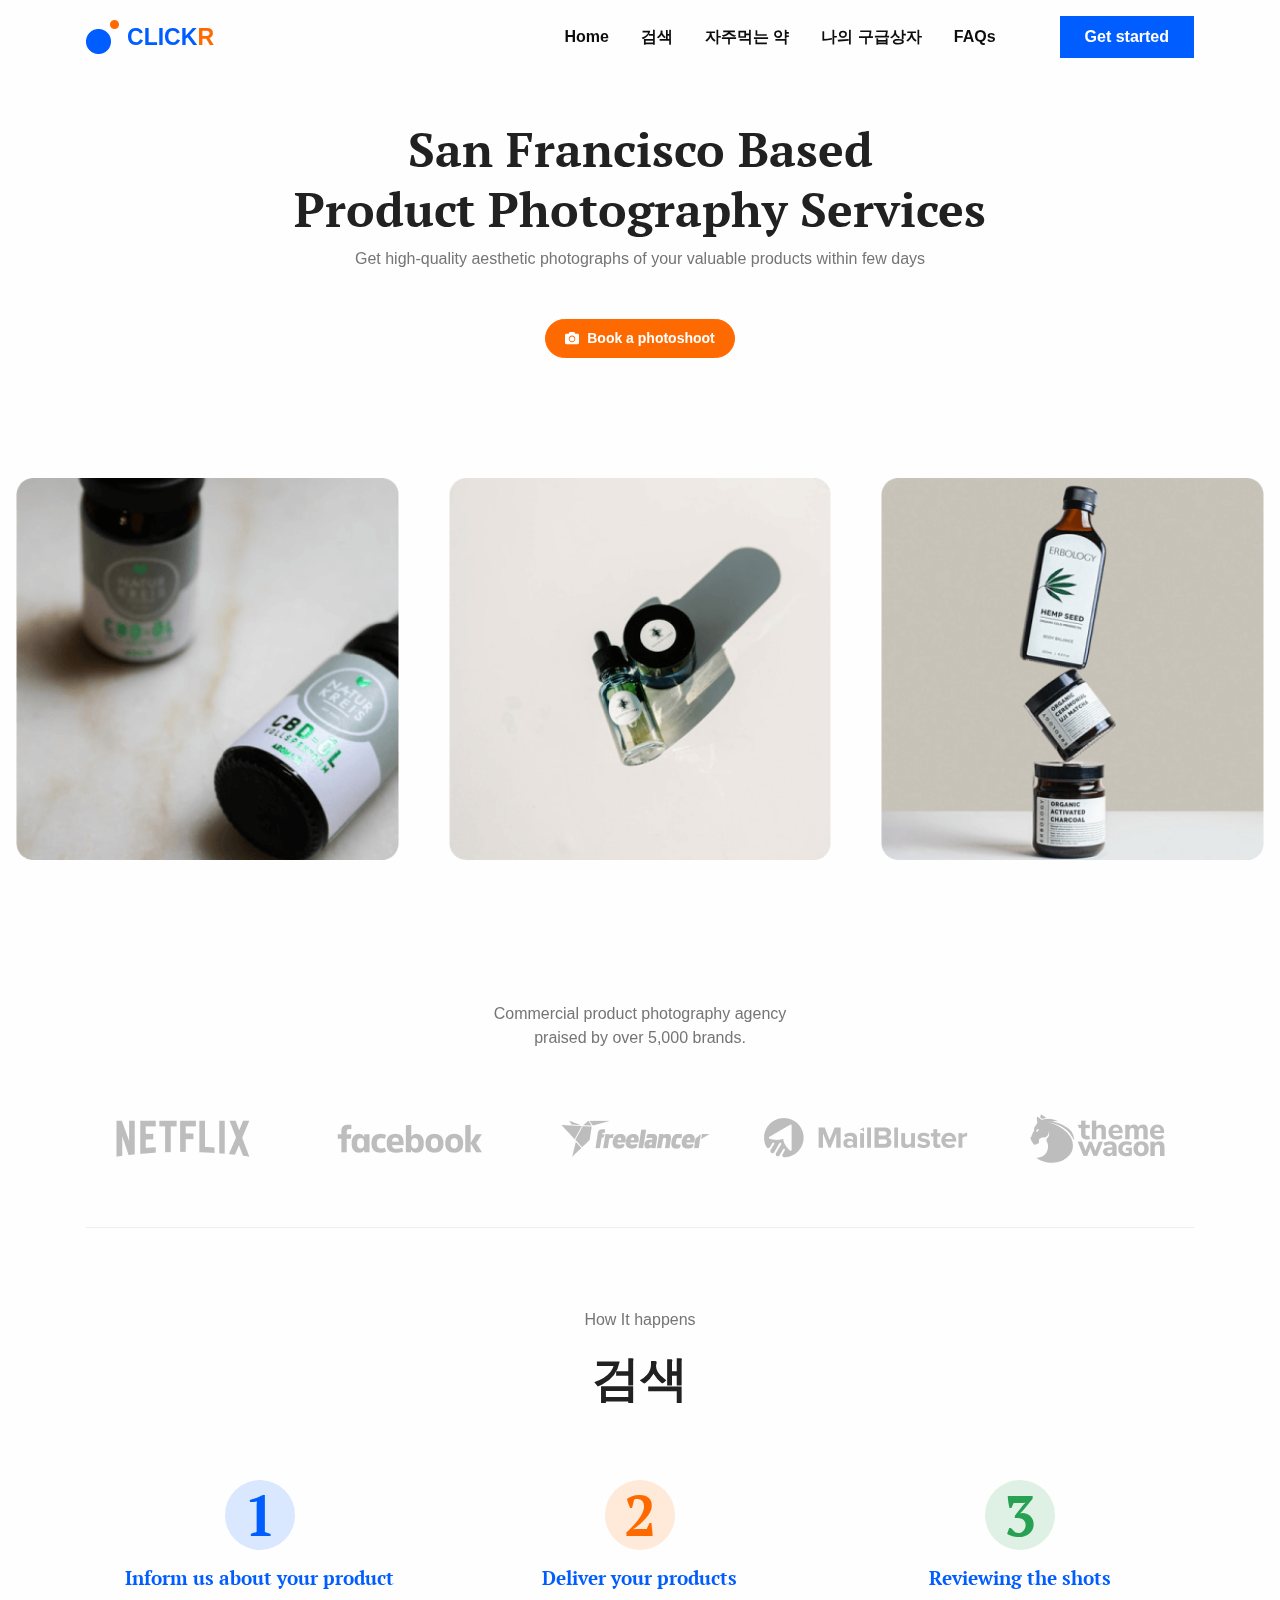
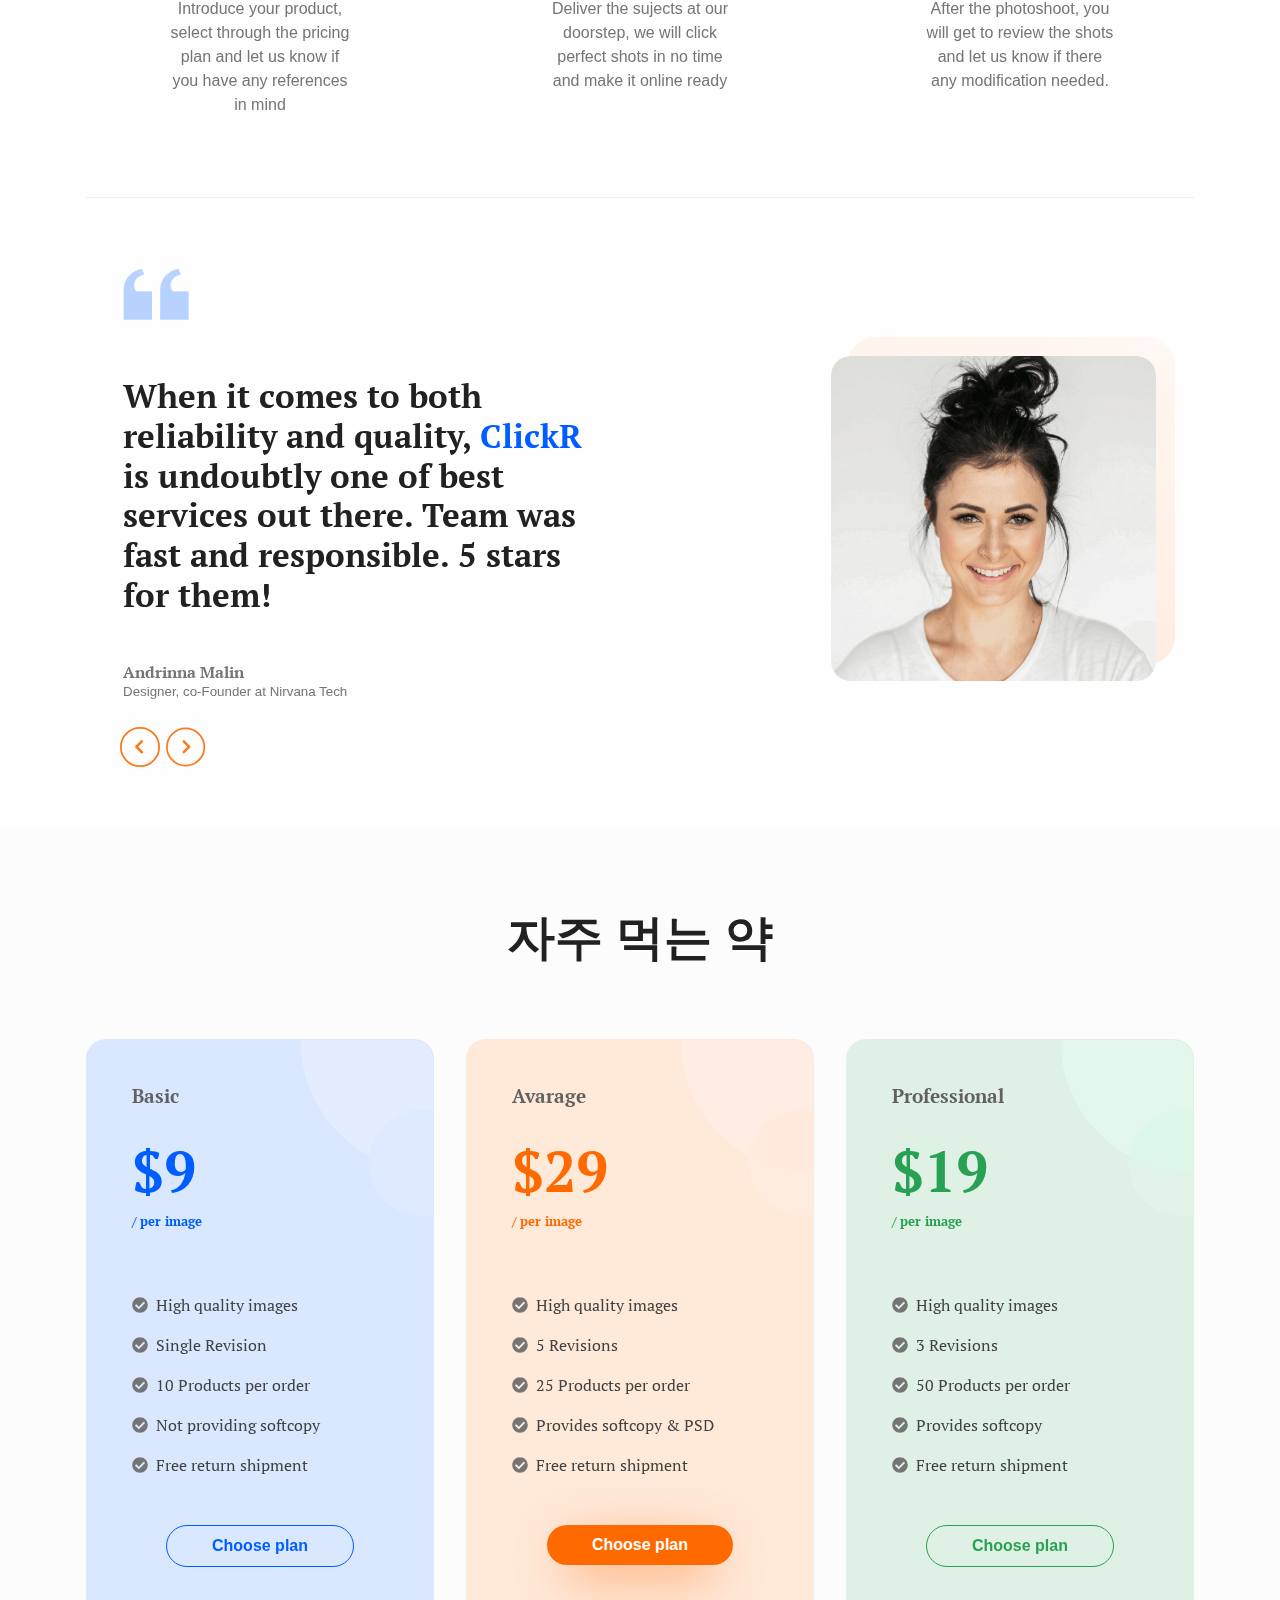
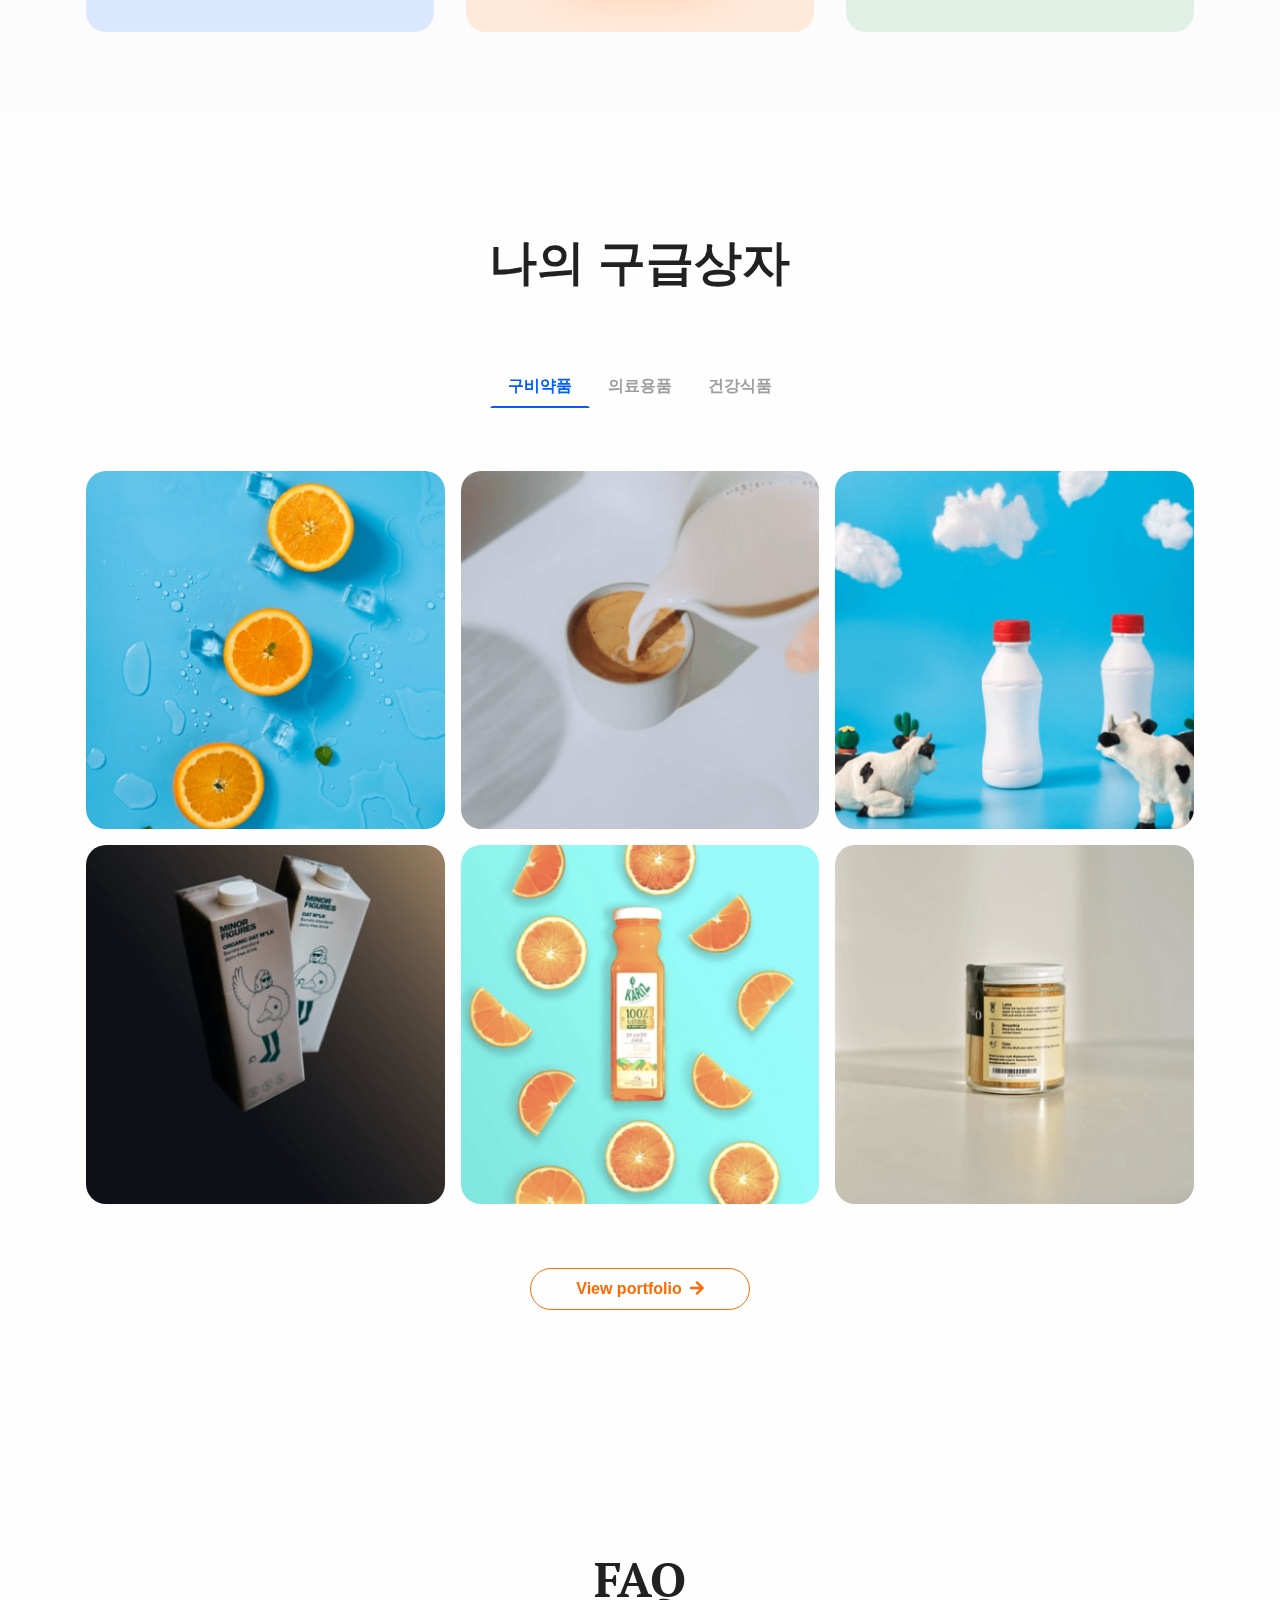
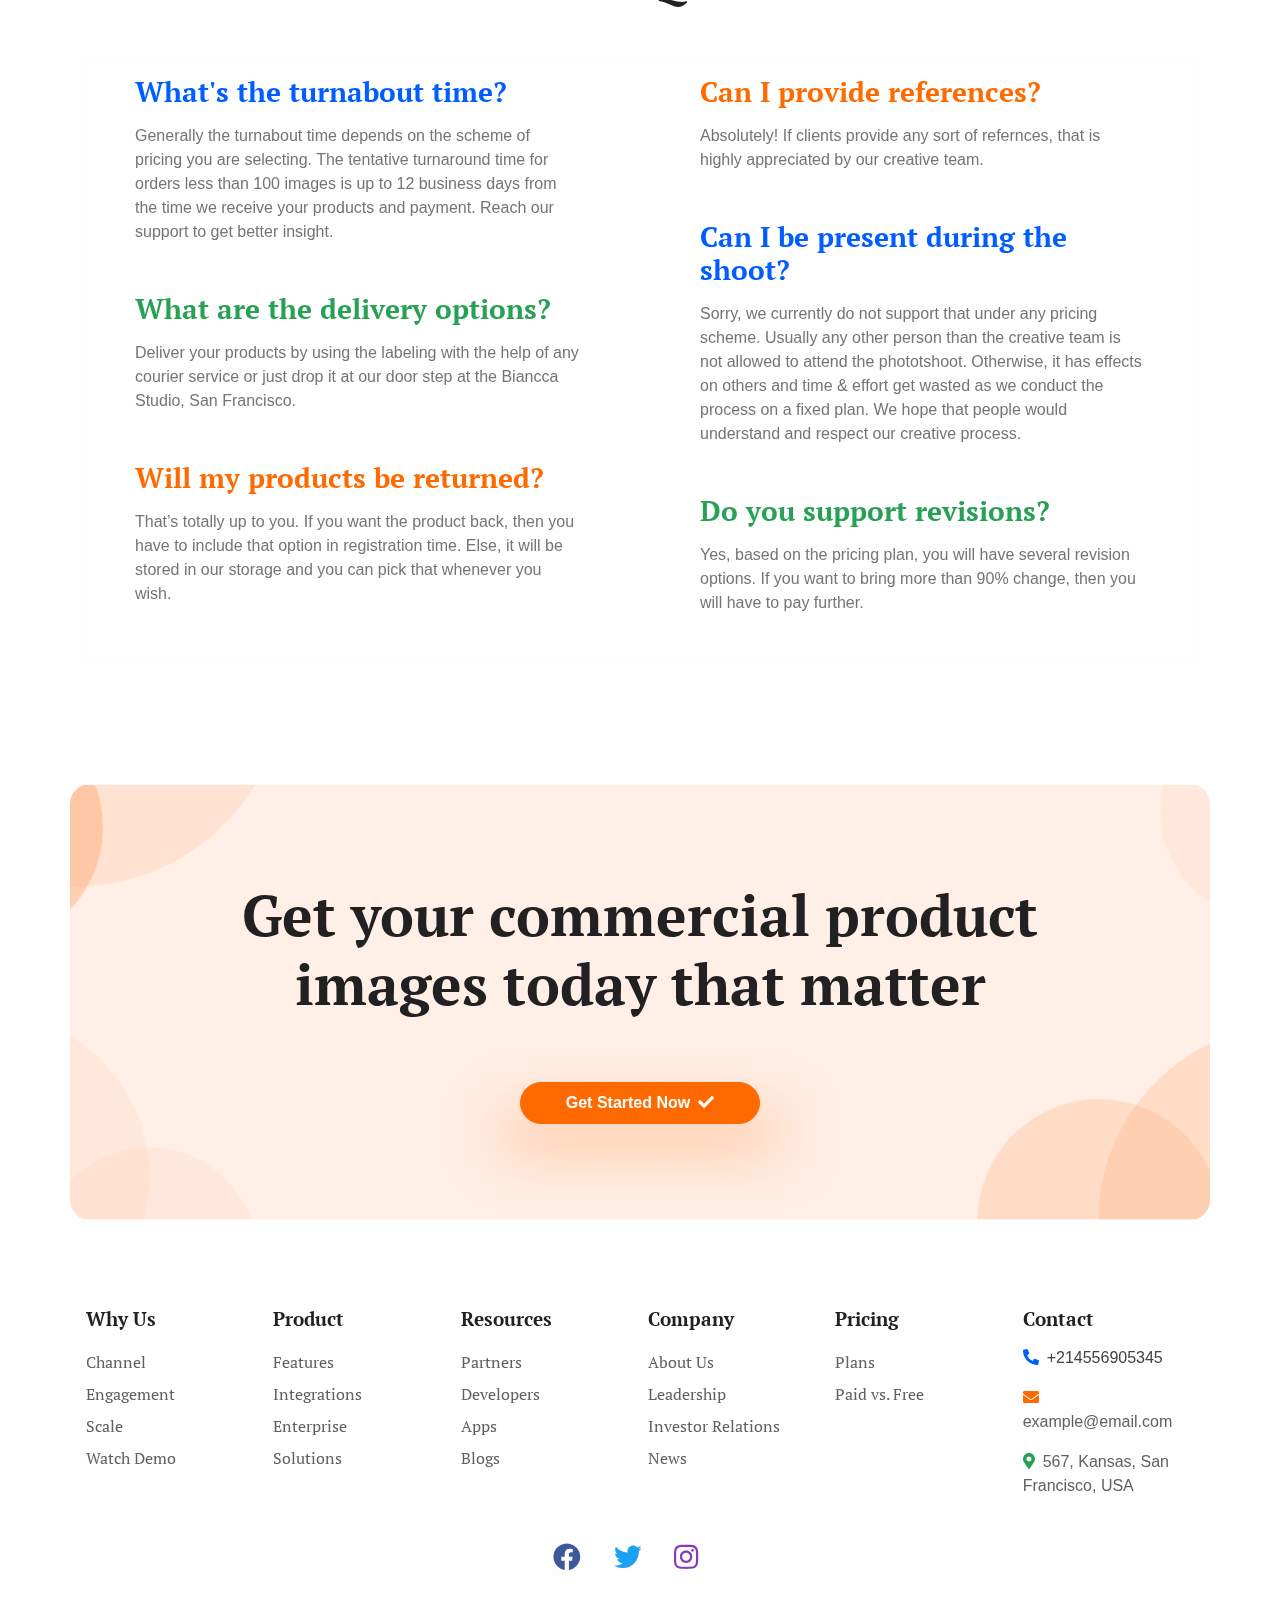
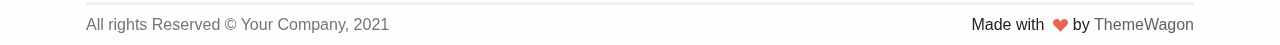
<file: src/main/resources/static/clickr/public/index.html>
<!DOCTYPE html>
<html lang="en-US" dir="ltr">

  <head>
    <meta charset="utf-8">
    <meta http-equiv="X-UA-Compatible" content="IE=edge">
    <meta name="viewport" content="width=device-width, initial-scale=1">


    <!-- ===============================================-->
    <!--    Document Title-->
    <!-- ===============================================-->
    <title>Clickr | Landing, Ecommerce &amp; Business Templatee</title>


    <!-- ===============================================-->
    <!--    Favicons-->
    <!-- ===============================================-->
    <link rel="apple-touch-icon" sizes="180x180" href="assets/img/favicons/apple-touch-icon.png">
    <link rel="icon" type="image/png" sizes="32x32" href="assets/img/favicons/favicon-32x32.png">
    <link rel="icon" type="image/png" sizes="16x16" href="assets/img/favicons/favicon-16x16.png">
    <link rel="shortcut icon" type="image/x-icon" href="assets/img/favicons/favicon.ico">
    <link rel="manifest" href="assets/img/favicons/manifest.json">
    <meta name="msapplication-TileImage" content="assets/img/favicons/mstile-150x150.png">
    <meta name="theme-color" content="#ffffff">


    <!-- ===============================================-->
    <!--    Stylesheets-->
    <!-- ===============================================-->
    <link href="assets/css/theme.css" rel="stylesheet" />

    <link href="vendors/swiper/swiper-bundle.min.css" rel="stylesheet">
  </head>


  <body data-bs-spy="scroll" data-bs-target="#navbar">

    <!-- ===============================================-->
    <!--    Main Content-->
    <!-- ===============================================-->
    <main class="main" id="top">
      <nav class="navbar navbar-expand-lg navbar-light fixed-top py-3 d-block" data-navbar-on-scroll="data-navbar-on-scroll">
        <div class="container"><a class="navbar-brand d-inline-flex" href="index.html"><img class="card-img" src="assets/img/gallery/logo.png" alt="..." /><span class="fs-2 fw-bold text-primary ms-2">CLICK<span class="text-warning">R</span></span></a>
          <button class="navbar-toggler collapsed" type="button" data-bs-toggle="collapse" data-bs-target="#navbarSupportedContent" aria-controls="navbarSupportedContent" aria-expanded="false" aria-label="Toggle navigation"><span class="navbar-toggler-icon"></span></button>
          <div class="collapse navbar-collapse border-top border-lg-0 mt-4 mt-lg-0" id="navbarSupportedContent">
            <ul class="navbar-nav ms-auto mb-2 mb-lg-0">
              <li class="nav-item px-2"><a class="nav-link fw-bold" aria-current="page" href="index.html">Home</a></li>
              <li class="nav-item px-2"><a class="nav-link fw-bold" href="#search">검색</a></li>
              <li class="nav-item px-2"><a class="nav-link fw-bold" href="#usedMedicine">자주먹는 약</a></li>
              <li class="nav-item px-2"><a class="nav-link fw-bold" href="#packages">나의 구급상자</a></li>
              <li class="nav-item px-2"><a class="nav-link fw-bold" href="#faqs">FAQs </a></li>
            </ul>
            <form class="ms-lg-5"><a class="btn btn-primary" href="../../../templates/login/loginForm.html">Get started</a></form>
          </div>
        </div>
      </nav>
      <section class="py-0" id="header">
        <div class="container">
          <div class="row align-items-center min-vh-75 min-vh-md-50">
            <div class="col-12 text-center py-8">
              <h1 class="lh-sm fs-lg-6 fs-xxl-7">San Francisco Based <br />Product Photography Services </h1>
              <p class="text-700">Get high-quality aesthetic photographs of your valuable products within few days </p>
              <div class="mt-5"><a class="btn btn-sm btn-warning rounded-pill" href="#!"><i class="fas fa-camera me-2"></i>Book a photoshoot</a></div>
            </div>
          </div>
        </div>
        <div class="container-fluid">
          <div class="row gx-2">
            <div class="col-12">
              <div class="swiper-container pb-4 overflow-hidden" data-pagination-target="pagination1">
                <div class="swiper-wrapper">
                  <div class="swiper-slide h-auto"><img class="w-100" src="assets/img/gallery/product-1.png" alt="products" />
                  </div>
                  <div class="swiper-slide h-auto"><img class="w-100" src="assets/img/gallery/product-2.png" alt="products" />
                  </div>
                  <div class="swiper-slide h-auto"><img class="w-100" src="assets/img/gallery/product-3.png" alt="products" />
                  </div>
                  <div class="swiper-slide h-auto"><img class="w-100" src="assets/img/gallery/product-4.png" alt="products" />
                  </div>
                  <div class="swiper-slide h-auto"><img class="w-100" src="assets/img/gallery/product-5.png" alt="products" />
                  </div>
                  <div class="swiper-slide h-auto"><img class="w-100" src="assets/img/gallery/product-1.png" alt="products" />
                  </div>
                  <div class="swiper-slide h-auto"><img class="w-100" src="assets/img/gallery/product-2.png" alt="products" />
                  </div>
                  <div class="swiper-slide h-auto"><img class="w-100" src="assets/img/gallery/product-3.png" alt="products" />
                  </div>
                  <div class="swiper-slide h-auto"><img class="w-100" src="assets/img/gallery/product-4.png" alt="products" />
                  </div>
                  <div class="swiper-slide h-auto"><img class="w-100" src="assets/img/gallery/product-5.png" alt="products" />
                  </div>
                </div>
              </div>
            </div>
          </div>
        </div>
      </section>


      <!-- ============================================-->
      <!-- <section> begin ============================-->
      <section class="py-6">

        <div class="container">
          <div class="row">
            <div class="col-12">
              <p class="py-5 text-center">Commercial product photography agency<br />praised by over 5,000 brands.</p>
            </div>
          </div>
          <div class="row">
            <div class="col-sm-6 col-lg mb-4 mb-lg-0 d-flex flex-center"><img src="assets/img/gallery/netflix.png" alt="brands" /></div>
            <div class="col-sm-6 col-lg mb-4 mb-lg-0 d-flex flex-center"><img src="assets/img/gallery/facebook.png" alt="brands" /></div>
            <div class="col-sm-6 col-lg mb-4 mb-lg-0 d-flex flex-center"><img src="assets/img/gallery/freelancer.png" alt="brands" /></div>
            <div class="col-sm-6 col-lg mb-4 mb-lg-0 d-flex flex-center"><img src="assets/img/gallery/mailbluster.png" alt="brands" /></div>
            <div class="col-sm-6 col-lg mb-4 mb-lg-0 d-flex flex-center"><img src="assets/img/gallery/theme-wagon.png" alt="brands" /></div>
          </div>
          <hr class="mt-6" />
        </div><!-- end of .container-->

      </section>
      <!-- <section> close ============================-->
      <!-- ============================================-->




      <!-- ============================================-->
      <!-- <section> begin ============================-->
      <section class="py-0" id="search">

        <div class="container">
          <div class="row">
            <div class="col-12">
              <p class="text-center">How It happens </p>
              <h1 class="text-center lh-sm fs-lg-6 fs-xxl-7">검색</h1>
            </div>
          </div>
          <div class="row mt-6">
            <div class="col-12 col-md-4 d-flex flex-column align-items-center">
              <div class="badge badge-circle bg-soft-primary flex-center">
                <div class="text-primary fs-7 font-base">1</div>
              </div>
              <h5 class="text-primary text-center mt-3">Inform us about your product </h5>
              <p class="text-center mx-xl-7">Introduce your product, select through the pricing plan and let us know if you have any references in mind</p>
            </div>
            <div class="col-12 col-md-4 d-flex flex-column align-items-center">
              <div class="badge badge-circle bg-soft-warning flex-center">
                <div class="text-warning fs-7 font-base">2</div>
              </div>
              <h5 class="text-primary text-center mt-3">Deliver your products </h5>
              <p class="text-center mx-xl-7">Deliver the sujects at our doorstep, we will click perfect shots in no time and make it online ready</p>
            </div>
            <div class="col-12 col-md-4 d-flex flex-column align-items-center">
              <div class="badge badge-circle bg-soft-success flex-center">
                <div class="text-success fs-7 font-base">3 </div>
              </div>
              <h5 class="text-primary text-center mt-3">Reviewing the shots</h5>
              <p class="text-center mx-xl-7">After the photoshoot, you will get to review the shots and let us know if there any modification needed.</p>
            </div>
          </div>
          <hr class="mt-6" />
        </div><!-- end of .container-->

      </section>
      <!-- <section> close ============================-->
      <!-- ============================================-->


      <section class="pb-7 pt-5" id="testimonial">
        <div class="container-xxl">
          <div class="row flex-center h-100">
            <div class="col-12">
              <div class="carousel slide" id="carouselTestimonials" data-bs-ride="carousel">
                <div class="carousel-inner ps-sm-4 ps-md-4 pb-5 pb-md-2 pb-lg-0">
                  <div class="carousel-item active" data-bs-interval="10000">
                    <div class="row h-100 align-items-center justify-content-around">
                      <div class="col-md-4 col-lg-5 col-xl-4 text-center order-1 d-none d-md-block">
                        <div class="wrapper square shadow-square-top">
                          <div class="h-100"><img class="rounded-3 mt-4" src="assets/img/gallery/testimonial-image-1.png" alt="testimonials" width="325" /></div>
                        </div>
                      </div>
                      <div class="col-md-4 col-lg-5 col-xl-6 d-block d-md-none order-1"><img class="rounded-pill" src="assets/img/gallery/testimonial-image-1.png" alt="testimonials" width="100" /></div>
                      <div class="col-md-6 col-lg-6 col-xl-5 mb-4"><img class="img-fluid" src="assets/img/gallery/quotation.png" alt="testimonials-bg" />
                        <h2 class="my-5">When it comes to both reliability and quality, <span class="text-primary">ClickR</span> is undoubtly one of best services out there. Team was fast and responsible. 5 stars for them!</h2>
                        <h6 class="text-700 fs-lg-0 mb-0">Andrinna Malin</h6>
                        <p class="fw-normal text-700 fs--1">Designer, co-Founder at Nirvana Tech</p>
                      </div>
                    </div>
                  </div>
                  <div class="carousel-item" data-bs-interval="5000">
                    <div class="row h-100 align-items-center justify-content-around">
                      <div class="col-md-4 col-lg-5 col-xl-4 text-center order-1 d-none d-md-block">
                        <div class="wrapper square shadow-square-top">
                          <div class="h-100"><img class="rounded-3 mt-4" src="assets/img/gallery/testimonial-image-2.png" alt="testimonials" width="325" /></div>
                        </div>
                      </div>
                      <div class="col-md-4 col-lg-5 col-xl-6 d-block d-md-none order-1"><img class="rounded-pill" src="assets/img/gallery/testimonial-image-2.png" alt="testimonials" width="100" /></div>
                      <div class="col-md-6 col-lg-6 col-xl-5 mb-4"><img class="img-fluid" src="assets/img/gallery/quotation.png" alt="testimonials-bg" />
                        <h2 class="my-5">When it comes to both reliability and quality, <span class="text-primary">ClickR</span> is undoubtly one of best services out there. Team was fast and responsible. 5 stars for them!</h2>
                        <h6 class="text-700 fs-lg-0 mb-0">Ainara Vergara,</h6>
                        <p class="fw-normal text-700 fs--1">Designer</p>
                      </div>
                    </div>
                  </div>
                  <div class="carousel-item" data-bs-interval="3000">
                    <div class="row h-100 align-items-center justify-content-around">
                      <div class="col-md-4 col-lg-5 col-xl-4 text-center order-1 d-none d-md-block">
                        <div class="wrapper square shadow-square-top">
                          <div class="h-100"><img class="rounded-3 mt-4" src="assets/img/gallery/testimonial-image-3.png" alt="testimonials" width="325" /></div>
                        </div>
                      </div>
                      <div class="col-md-4 col-lg-5 col-xl-6 d-block d-md-none order-1"><img class="rounded-pill" src="assets/img/gallery/testimonial-image-3.png" alt="testimonials" width="100" /></div>
                      <div class="col-md-6 col-lg-6 col-xl-5 mb-4"><img class="img-fluid" src="assets/img/gallery/quotation.png" alt="testimonials-bg" />
                        <h2 class="my-5">When it comes to both reliability and quality, <span class="text-primary">ClickR</span> is undoubtly one of best services out there. Team was fast and responsible. 5 stars for them!</h2>
                        <h6 class="text-700 fs-lg-0 mb-0">Niek Bove,</h6>
                        <p class="fw-normal text-700 fs--1">Senior Developer</p>
                      </div>
                    </div>
                  </div>
                </div>
                <div class="row flex-center ps-5 ps-md-6 ps-lg-7">
                  <div class="col-12 position-relative"><a class="carousel-control-prev carousel-icon z-index-2" href="#carouselTestimonials" style="left:-1.9rem;" role="button" data-bs-slide="prev"><span class="carousel-control-prev-icon" aria-hidden="true"></span><span class="visually-hidden">Previous</span></a><a class="carousel-control-next carousel-icon z-index-2" href="#carouselTestimonials" role="button" data-bs-slide="next" style="right:auto;"><span class="carousel-control-next-icon" aria-hidden="true"></span><span class="visually-hidden">Next</span></a></div>
                </div>
              </div>
            </div>
          </div>
        </div>
      </section>


      <!-- ============================================-->
      <!-- <section> begin ============================-->
      <section class="bg-100 py-7" id="usedMedicine">

        <div class="container-lg">
          <div class="row justify-content-center">
            <div class="col-12">
              <h1 class="text-center lh-sm fs-lg-6 fs-xxl-7">자주 먹는 약</h1>
            </div>
          </div>
          <div class="row h-100 justify-content-center">
            <div class="col-md-4 pt-6 px-sm-7 px-md-2 px-lg-3">
              <div class="card h-100 rounded-3 bg-soft-primary">
                <div class="bg-holder rounded-3" style="background-image:url(assets/img/gallery/pricing-primary.png);background-position:top right;background-size:auto;">
                </div>
                <!--/.bg-holder-->

                <div class="card-body z-index-2">
                  <div class="ms-4">
                    <h5 class="my-4 text-800">Basic</h5>
                    <h1 class="fs-7 text text-primary">$9</h1>
                    <h6 class="fs--1 mb-6 text-primary">/ per image</h6>
                    <ul class="list-unstyled">
                      <li class="mb-3 text-900"><i class="fas fa-check-circle text-700 me-2"></i>High quality images
                      </li>
                      <li class="mb-3 text-900"><i class="fas fa-check-circle text-700 me-2"></i>Single Revision
                      </li>
                      <li class="mb-3 text-900"><i class="fas fa-check-circle text-700 me-2"></i>10 Products per order
                      </li>
                      <li class="mb-3 text-900"><i class="fas fa-check-circle text-700 me-2"></i>Not providing softcopy
                      </li>
                      <li class="mb-3 text-900"><i class="fas fa-check-circle text-700 me-2"></i>Free return shipment
                      </li>
                    </ul>
                  </div>
                  <div class="my-5 text-center">
                    <button class="btn btn-lg btn-outline-primary rounded-pill" type="button">Choose plan</button>
                  </div>
                </div>
              </div>
            </div>
            <div class="col-md-4 pt-6 px-sm-7 px-md-2 px-lg-3">
              <div class="card h-100 rounded-3 bg-soft-warning">
                <div class="bg-holder rounded-3" style="background-image:url(assets/img/gallery/pricing-warning.png);background-position:top right;background-size:auto;">
                </div>
                <!--/.bg-holder-->

                <div class="card-body z-index-2">
                  <div class="ms-4">
                    <h5 class="my-4 text-800">Avarage</h5>
                    <h1 class="fs-7 text text-warning">$29</h1>
                    <h6 class="fs--1 mb-6 text-warning">/ per image</h6>
                    <ul class="list-unstyled">
                      <li class="mb-3 text-900"><i class="fas fa-check-circle text-700 me-2"></i>High quality images
                      </li>
                      <li class="mb-3 text-900"><i class="fas fa-check-circle text-700 me-2"></i>5 Revisions
                      </li>
                      <li class="mb-3 text-900"><i class="fas fa-check-circle text-700 me-2"></i>25 Products per order
                      </li>
                      <li class="mb-3 text-900"><i class="fas fa-check-circle text-700 me-2"></i>Provides softcopy &amp; PSD
                      </li>
                      <li class="mb-3 text-900"><i class="fas fa-check-circle text-700 me-2"></i>Free return shipment
                      </li>
                    </ul>
                  </div>
                  <div class="my-5 text-center">
                    <button class="btn btn-lg btn-warning hover-top btn-glow rounded-pill border-0" type="button">Choose plan</button>
                  </div>
                </div>
              </div>
            </div>
            <div class="col-md-4 pt-6 px-sm-7 px-md-2 px-lg-3">
              <div class="card h-100 rounded-3 bg-soft-success">
                <div class="bg-holder rounded-3" style="background-image:url(assets/img/gallery/pricing-success.png);background-position:top right;background-size:auto;">
                </div>
                <!--/.bg-holder-->

                <div class="card-body z-index-2">
                  <div class="ms-4">
                    <h5 class="my-4 text-800">Professional</h5>
                    <h1 class="fs-7 text text-success">$19</h1>
                    <h6 class="fs--1 mb-6 text-success">/ per image</h6>
                    <ul class="list-unstyled">
                      <li class="mb-3 text-900"><i class="fas fa-check-circle text-700 me-2"></i>High quality images
                      </li>
                      <li class="mb-3 text-900"><i class="fas fa-check-circle text-700 me-2"></i>3 Revisions
                      </li>
                      <li class="mb-3 text-900"><i class="fas fa-check-circle text-700 me-2"></i>50 Products per order
                      </li>
                      <li class="mb-3 text-900"><i class="fas fa-check-circle text-700 me-2"></i>Provides softcopy
                      </li>
                      <li class="mb-3 text-900"><i class="fas fa-check-circle text-700 me-2"></i>Free return shipment
                      </li>
                    </ul>
                  </div>
                  <div class="my-5 text-center">
                    <button class="btn btn-lg btn-outline-success rounded-pill" type="button">Choose plan </button>
                  </div>
                </div>
              </div>
            </div>
          </div>
        </div><!-- end of .container-->

      </section>
      <!-- <section> close ============================-->
      <!-- ============================================-->


      <section id="packages">
        <div class="container">
          <div class="row h-100">
            <div class="col-lg-7 mx-auto text-center mb-6">
              <h1 class="text-center lh-sm fs-lg-6 fs-xxl-7">나의 구급상자</h1>
            </div>
            <div class="col-12">
              <nav></nav>
              <div class="nav nav-tabs clickr-tabs mb-6 justify-content-center" id="nav-tab" role="tablist">
                <button class="nav-link active" id="nav-food-tab" data-bs-toggle="tab" data-bs-target="#nav-food" type="button" role="tab" aria-controls="nav-food" aria-selected="true">구비약품 </button>
                <button class="nav-link" id="nav-shoes-tab" data-bs-toggle="tab" data-bs-target="#nav-shoes" type="button" role="tab" aria-controls="nav-shoes" aria-selected="false">의료용품 </button>
                <button class="nav-link" id="nav-cosmetics-tab" data-bs-toggle="tab" data-bs-target="#nav-cosmetics" type="button" role="tab" aria-controls="nav-cosmetics" aria-selected="false">건강식품</button>
              </div>
            </div>
            <div class="tab-content" id="nav-tabContent">
              <div class="tab-pane fade show active" id="nav-food" role="tabpanel" aria-labelledby="nav-food-tab">
                <div class="row gx-3">
                  <div class="col-sm-6 col-md-4 mb-3 h-100">
                    <div class="card card-span h-100 text-white"><img class="rounded-3 h-100" src="assets/img/gallery/food-1.png" alt="..." /><a class="stretched-link" href="#!"></a></div>
                  </div>
                  <div class="col-sm-6 col-md-4 mb-3 h-100">
                    <div class="card card-span h-100 text-white"><img class="rounded-3 h-100" src="assets/img/gallery/food-2.png" alt="..." /><a class="stretched-link" href="#!"></a></div>
                  </div>
                  <div class="col-sm-6 col-md-4 mb-3 h-100">
                    <div class="card card-span h-100 text-white"><img class="rounded-3 h-100" src="assets/img/gallery/food-3.png" alt="..." /><a class="stretched-link" href="#!"></a></div>
                  </div>
                  <div class="col-sm-6 col-md-4 mb-3 h-100">
                    <div class="card card-span h-100 text-white"><img class="rounded-3 h-100" src="assets/img/gallery/food-4.png" alt="..." /><a class="stretched-link" href="#!"></a></div>
                  </div>
                  <div class="col-sm-6 col-md-4 mb-3 h-100">
                    <div class="card card-span h-100 text-white"><img class="rounded-3 h-100" src="assets/img/gallery/food-5.png" alt="..." /><a class="stretched-link" href="#!"></a></div>
                  </div>
                  <div class="col-sm-6 col-md-4 mb-3 h-100">
                    <div class="card card-span h-100 text-white"><img class="rounded-3 h-100" src="assets/img/gallery/food-6.png" alt="..." /><a class="stretched-link" href="#!"></a></div>
                  </div>
                  <div class="col-12 d-flex justify-content-center mt-5"> <a class="btn btn-lg btn-outline-warning rounded-pill" href="#!">View portfolio<i class="fas fa-arrow-right ms-2"></i></a></div>
                </div>
              </div>
              <div class="tab-pane fade" id="nav-shoes" role="tabpanel" aria-labelledby="nav-shoes-tab">
                <div class="row gx-3">
                  <div class="col-sm-6 col-md-4 mb-3 h-100">
                    <div class="card card-span h-100 text-white"><img class="rounded-3 h-100" src="assets/img/gallery/shoes-1.png" alt="..." /><a class="stretched-link" href="#!"></a></div>
                  </div>
                  <div class="col-sm-6 col-md-4 mb-3 h-100">
                    <div class="card card-span h-100 text-white"><img class="rounded-3 h-100" src="assets/img/gallery/shoes-2.png" alt="..." /><a class="stretched-link" href="#!"></a></div>
                  </div>
                  <div class="col-sm-6 col-md-4 mb-3 h-100">
                    <div class="card card-span h-100 text-white"><img class="rounded-3 h-100" src="assets/img/gallery/shoes-3.png" alt="..." /><a class="stretched-link" href="#!"></a></div>
                  </div>
                  <div class="col-sm-6 col-md-4 mb-3 h-100">
                    <div class="card card-span h-100 text-white"><img class="rounded-3 h-100" src="assets/img/gallery/shoes-4.png" alt="..." /><a class="stretched-link" href="#!"></a></div>
                  </div>
                  <div class="col-sm-6 col-md-4 mb-3 h-100">
                    <div class="card card-span h-100 text-white"><img class="rounded-3 h-100" src="assets/img/gallery/shoes-5.png" alt="..." /><a class="stretched-link" href="#!"></a></div>
                  </div>
                  <div class="col-sm-6 col-md-4 mb-3 h-100">
                    <div class="card card-span h-100 text-white"><img class="rounded-3 h-100" src="assets/img/gallery/shoes-6.png" alt="..." /><a class="stretched-link" href="#!"></a></div>
                  </div>
                  <div class="col-12 d-flex justify-content-center mt-5"> <a class="btn btn-lg btn-outline-warning rounded-pill" href="#!">View portfolio<i class="fas fa-arrow-right ms-2"></i></a></div>
                </div>
              </div>
              <div class="tab-pane fade" id="nav-cosmetics" role="tabpanel" aria-labelledby="nav-cosmetics-tab">
                <div class="row gx-3">
                  <div class="col-sm-6 col-md-4 mb-3 h-100">
                    <div class="card card-span h-100 text-white"><img class="rounded-3 h-100" src="assets/img/gallery/cosmetics-1.png" alt="..." /><a class="stretched-link" href="#!"></a></div>
                  </div>
                  <div class="col-sm-6 col-md-4 mb-3 h-100">
                    <div class="card card-span h-100 text-white"><img class="rounded-3 h-100" src="assets/img/gallery/cosmetics-2.png" alt="..." /><a class="stretched-link" href="#!"></a></div>
                  </div>
                  <div class="col-sm-6 col-md-4 mb-3 h-100">
                    <div class="card card-span h-100 text-white"><img class="rounded-3 h-100" src="assets/img/gallery/cosmetics-3.png" alt="..." /><a class="stretched-link" href="#!"></a></div>
                  </div>
                  <div class="col-sm-6 col-md-4 mb-3 h-100">
                    <div class="card card-span h-100 text-white"><img class="rounded-3 h-100" src="assets/img/gallery/cosmetics-4.png" alt="..." /><a class="stretched-link" href="#!"></a></div>
                  </div>
                  <div class="col-sm-6 col-md-4 mb-3 h-100">
                    <div class="card card-span h-100 text-white"><img class="rounded-3 h-100" src="assets/img/gallery/cosmetics-5.png" alt="..." /><a class="stretched-link" href="#!"></a></div>
                  </div>
                  <div class="col-sm-6 col-md-4 mb-3 h-100">
                    <div class="card card-span h-100 text-white"><img class="rounded-3 h-100" src="assets/img/gallery/cosmetics-6.png" alt="..." /><a class="stretched-link" href="#!"></a></div>
                  </div>
                  <div class="col-12 d-flex justify-content-center mt-5"> <a class="btn btn-lg btn-outline-warning rounded-pill" href="#!">View portfolio<i class="fas fa-arrow-right ms-2"></i></a></div>
                </div>
              </div>
            </div>
          </div>
        </div>
      </section>

      <!-- ============================================-->
      <!-- <section> begin ============================-->
      <section id="faqs">

        <div class="container">
          <div class="row">
            <h1 class="text-center lh-sm mb-5 fs-lg-6 fs-xxl-7">FAQ</h1>
            <div class="col-12">
              <div class="card">
                <div class="card-body px-5 pb-0">
                  <div class="row gx-8">
                    <div class="col-lg-6">
                      <h3 class="mb-3 text-primary">What's the turnabout time?</h3>
                      <p class="mb-5">Generally the turnabout time depends on the scheme of pricing you are selecting. The tentative turnaround time for orders less than 100 images is up to 12 business days from the time we receive your products and payment. Reach our support to get better insight.</p>
                      <h3 class="mb-3 text-success">What are the delivery options?</h3>
                      <p class="mb-5">Deliver your products by using the labeling with the help of any courier service or just drop it at our door step at the Biancca Studio, San Francisco.</p>
                      <h3 class="mb-3 text-warning">Will my products be returned?</h3>
                      <p class="mb-5">That’s totally up to you. If you want the product back, then you have to include that option in registration time. Else, it will be stored in our storage and you can pick that whenever you wish.</p>
                    </div>
                    <div class="col-lg-6">
                      <h3 class="mb-3 text-warning">Can I provide references?</h3>
                      <p class="mb-5">Absolutely! If clients provide any sort of refernces, that is highly appreciated by our creative team.</p>
                      <h3 class="mb-3 text-primary">Can I be present during the shoot?</h3>
                      <p class="mb-5">Sorry, we currently do not support that under any pricing scheme. Usually any other person than the creative team is not allowed to attend the phototshoot. Otherwise, it has effects on others and time &amp; effort get wasted as we conduct the process on a fixed plan. We hope that people would understand and respect our creative process.</p>
                      <h3 class="mb-3 text-success">Do you support revisions?</h3>
                      <p class="mb-5">Yes, based on the pricing plan, you will have several revision options. If you want to bring more than 90% change, then you will have to pay further.</p>
                    </div>
                  </div>
                </div>
              </div>
            </div>
          </div>
        </div><!-- end of .container-->

      </section>
      <!-- <section> close ============================-->
      <!-- ============================================-->




      <!-- ============================================-->
      <!-- <section> begin ============================-->
      <section class="py-0">

        <div class="container">
          <div class="bg-holder z-index--1 rounded-3" style="background-image:url(assets/img/gallery/cta-bg.png);background-position:center;background-size:cover;">
          </div>
          <!--/.bg-holder-->

          <div class="row flex-center py-5">
            <div class="col-xxl-9 py-5 text-center">
              <h1 class="fw-bold mb-6 fs-lg-7">Get your commercial product<br />images today that matter </h1><a class="btn btn-lg btn-warning rounded-pill" href="#">Get Started Now<i class="fas fa-check ms-2"></i></a>
            </div>
          </div>
        </div><!-- end of .container-->

      </section>
      <!-- <section> close ============================-->
      <!-- ============================================-->




      <!-- ============================================-->
      <!-- <section> begin ============================-->
      <section class="py-0 pt-7">

        <div class="container">
          <div class="row justify-content-xl-between gx-3">
            <div class="col-6 col-md-4 col-lg-3 col-xl-2 mb-3">
              <h5 class="lh-lg fw-bold text-1000">Why Us</h5>
              <ul class="list-unstyled mb-md-4 mb-lg-0">
                <li class="lh-lg"><a class="text-800 text-decoration-none" href="#!">Channel</a></li>
                <li class="lh-lg"><a class="text-800 text-decoration-none" href="#!">Engagement</a></li>
                <li class="lh-lg"><a class="text-800 text-decoration-none" href="#!">Scale</a></li>
                <li class="lh-lg"><a class="text-800 text-decoration-none" href="#!">Watch Demo</a></li>
              </ul>
            </div>
            <div class="col-6 col-md-4 col-lg-3 col-xl-2 mb-3">
              <h5 class="lh-lg fw-bold text-1000">Product</h5>
              <ul class="list-unstyled mb-md-4 mb-lg-0">
                <li class="lh-lg"><a class="text-800 text-decoration-none" href="#!">Features</a></li>
                <li class="lh-lg"><a class="text-800 text-decoration-none" href="#!">Integrations</a></li>
                <li class="lh-lg"><a class="text-800 text-decoration-none" href="#!">Enterprise</a></li>
                <li class="lh-lg"><a class="text-800 text-decoration-none" href="#!">Solutions</a></li>
              </ul>
            </div>
            <div class="col-6 col-md-4 col-lg-3 col-xl-2 mb-3">
              <h5 class="lh-lg fw-bold text-1000">Resources</h5>
              <ul class="list-unstyled mb-md-4 mb-lg-0">
                <li class="lh-lg"><a class="text-800 text-decoration-none" href="#!">Partners</a></li>
                <li class="lh-lg"><a class="text-800 text-decoration-none" href="#!">Developers</a></li>
                <li class="lh-lg"><a class="text-800 text-decoration-none" href="#!">Apps</a></li>
                <li class="lh-lg"><a class="text-800 text-decoration-none" href="#!">Blogs</a></li>
              </ul>
            </div>
            <div class="col-6 col-md-4 col-lg-3 col-xl-2 mb-3">
              <h5 class="lh-lg fw-bold text-1000">Company</h5>
              <ul class="list-unstyled mb-md-4 mb-lg-0">
                <li class="lh-lg"><a class="text-800 text-decoration-none" href="#!">About Us</a></li>
                <li class="lh-lg"><a class="text-800 text-decoration-none" href="#!">Leadership</a></li>
                <li class="lh-lg"><a class="text-800 text-decoration-none" href="#!">Investor Relations</a></li>
                <li class="lh-lg"><a class="text-800 text-decoration-none" href="#!">News</a></li>
              </ul>
            </div>
            <div class="col-6 col-md-4 col-lg-3 col-xl-2 mb-3">
              <h5 class="lh-lg fw-bold text-1000">Pricing</h5>
              <ul class="list-unstyled mb-md-4 mb-lg-0">
                <li class="lh-lg"><a class="text-800 text-decoration-none" href="#!">Plans</a></li>
                <li class="lh-lg"><a class="text-800 text-decoration-none" href="#!">Paid vs. Free</a></li>
              </ul>
            </div>
            <div class="col-sm-6 col-md-4 col-lg-3 col-xl-2">
              <h5 class="lh-lg fw-bold text-1000">Contact</h5>
              <p class="text-800"><i class="fas fa-phone-alt text-primary me-2"></i><span class="text-900">+214556905345</span></p>
              <p class="text-800"><i class="fas fa-envelope text-warning me-2"></i><span class="text-800">example@email.com</span></p>
              <p class="text-800"><i class="fas fa-map-marker-alt text-success me-2"></i><span class="text-800">567, Kansas,  San Francisco, USA </span></p>
            </div>
            <div class="col-12">
              <div class="text-center my-4"><a href="#!"><i class="me-4 fab fa-facebook fs-3 text-facebook"></i></a><a href="#!"> <i class="me-4 fab fa-twitter fs-3 text-twitter"></i></a><a href="#!"> <i class="me-4 fab fa-instagram fs-3 text-instagram"></i></a></div>
            </div>
          </div>
          <div class="border-bottom border-3"></div>
          <div class="row">
            <div class="col-md-6">
              <p class="my-2 text-center text-md-start">All rights Reserved &copy; Your Company, 2021</p>
            </div>
            <div class="col-md-6 order-1 order-md-0">
              <p class="my-2 text-1000 text-md-end text-center"> Made with&nbsp;
                <svg class="bi bi-suit-heart-fill" xmlns="http://www.w3.org/2000/svg" width="15" height="15" fill="#EB6453" viewBox="0 0 16 16">
                  <path d="M4 1c2.21 0 4 1.755 4 3.92C8 2.755 9.79 1 12 1s4 1.755 4 3.92c0 3.263-3.234 4.414-7.608 9.608a.513.513 0 0 1-.784 0C3.234 9.334 0 8.183 0 4.92 0 2.755 1.79 1 4 1z"></path>
                </svg>&nbsp;by&nbsp;<a class="text-800" href="https://themewagon.com/" target="_blank">ThemeWagon </a>
              </p>
            </div>
          </div>
        </div><!-- end of .container-->

      </section>
      <!-- <section> close ============================-->
      <!-- ============================================-->


    </main>
    <!-- ===============================================-->
    <!--    End of Main Content-->
    <!-- ===============================================-->




    <!-- ===============================================-->
    <!--    JavaScripts-->
    <!-- ===============================================-->
    <script src="vendors/@popperjs/popper.min.js"></script>
    <script src="vendors/bootstrap/bootstrap.min.js"></script>
    <script src="vendors/is/is.min.js"></script>
    <script src="vendors/swiper/swiper-bundle.min.js"> </script>
    <script src="https://polyfill.io/v3/polyfill.min.js?features=window.scroll"></script>
    <script src="vendors/fontawesome/all.min.js"></script>
    <script src="assets/js/theme.js"></script>

    <link href="https://fonts.googleapis.com/css2?family=PT+Serif:wght@400;700&amp;display=swap" rel="stylesheet">
  </body>

</html>
</file>
<file: src/main/resources/static/clickr/public/assets/css/theme.css>
/* -------------------------------------------------------------------------- */
/*                                 Theme                                      */
/* -------------------------------------------------------------------------- */
/* prettier-ignore */
/* -------------------------------------------------------------------------- */
/*                                  Utilities                                 */
/* -------------------------------------------------------------------------- */
/*-----------------------------------------------
|   Bootstrap Styles
-----------------------------------------------*/
/*!
 * Bootstrap v5.0.0-alpha1 (https://getbootstrap.com/)
 * Copyright 2011-2020 The Bootstrap Authors
 * Copyright 2011-2020 Twitter, Inc.
 * Licensed under MIT (https://github.com/twbs/bootstrap/blob/main/LICENSE)
 */
:root {
  --bs-blue: #005DFF;
  --bs-indigo: #6610F2;
  --bs-purple: #A42EFF;
  --bs-pink: #E300FF;
  --bs-red: #F43E36;
  --bs-orange: #f34d06;
  --bs-yellow: #FF6A00;
  --bs-green: #28A154;
  --bs-teal: #37CAA3;
  --bs-cyan: #47F3F3;
  --bs-white: #FFFEFE;
  --bs-gray: #9E9E9E;
  --bs-gray-dark: #616161;
  --bs-primary: #005DFF;
  --bs-secondary: #9E9E9E;
  --bs-success: #28A154;
  --bs-info: #47F3F3;
  --bs-warning: #FF6A00;
  --bs-danger: #F43E36;
  --bs-light: #F9FAFD;
  --bs-dark: #212121;
  --bs-font-sans-serif: "Roboto", "Open Sans", -apple-system, BlinkMacSystemFont, "Segoe UI", "Helvetica Neue", Arial, sans-serif, "Apple Color Emoji", "Segoe UI Emoji", "Segoe UI Symbol";
  --bs-font-monospace: "SFMono-Regular", Menlo, Monaco, Consolas, "Liberation Mono", "Courier New", monospace;
  --bs-gradient: linear-gradient(180deg, rgba(255, 254, 254, 0.15), rgba(255, 254, 254, 0));
}

*,
*::before,
*::after {
  -webkit-box-sizing: border-box;
  box-sizing: border-box;
}

@media (prefers-reduced-motion: no-preference) {
  :root {
    scroll-behavior: smooth;
  }
}

body {
  margin: 0;
  font-family: "PT Serif", -apple-system, BlinkMacSystemFont, "Segoe UI", "Helvetica Neue", Arial, sans-serif, "Apple Color Emoji", "Segoe UI Emoji", "Segoe UI Symbol";
  font-size: 1rem;
  font-weight: 400;
  line-height: 1.5;
  color: #757575;
  background-color: #FFFEFE;
  -webkit-text-size-adjust: 100%;
  -webkit-tap-highlight-color: rgba(0, 0, 0, 0);
}

hr {
  margin: 1rem 0;
  color: #EEEEEE;
  background-color: currentColor;
  border: 0;
  opacity: 1;
}

hr:not([size]) {
  height: 1px;
}

h1, .h1, h2, .h2, h3, .h3, h4, .h4, h5, .h5, h6, .h6 {
  margin-top: 0;
  margin-bottom: 0.5rem;
  font-family: "PT Serif", -apple-system, BlinkMacSystemFont, "Segoe UI", "Helvetica Neue", Arial, sans-serif, "Apple Color Emoji", "Segoe UI Emoji", "Segoe UI Symbol";
  font-weight: 700;
  line-height: 1.2;
  color: #212121;
}

h1, .h1 {
  font-size: calc(1.37383rem + 1.48598vw);
}

@media (min-width: 1200px) {
  h1, .h1 {
    font-size: 2.48832rem;
  }
}

h2, .h2 {
  font-size: calc(1.33236rem + 0.98832vw);
}

@media (min-width: 1200px) {
  h2, .h2 {
    font-size: 2.0736rem;
  }
}

h3, .h3 {
  font-size: calc(1.2978rem + 0.5736vw);
}

@media (min-width: 1200px) {
  h3, .h3 {
    font-size: 1.728rem;
  }
}

h4, .h4 {
  font-size: calc(1.269rem + 0.228vw);
}

@media (min-width: 1200px) {
  h4, .h4 {
    font-size: 1.44rem;
  }
}

h5, .h5 {
  font-size: 1.2rem;
}

h6, .h6 {
  font-size: 0.83333rem;
}

p {
  margin-top: 0;
  margin-bottom: 1rem;
}

abbr[title],
abbr[data-bs-original-title] {
  -webkit-text-decoration: underline dotted;
  text-decoration: underline dotted;
  cursor: help;
  -webkit-text-decoration-skip-ink: none;
  text-decoration-skip-ink: none;
}

address {
  margin-bottom: 1rem;
  font-style: normal;
  line-height: inherit;
}

ol,
ul {
  padding-left: 2rem;
}

ol,
ul,
dl {
  margin-top: 0;
  margin-bottom: 1rem;
}

ol ol,
ul ul,
ol ul,
ul ol {
  margin-bottom: 0;
}

dt {
  font-weight: 700;
}

dd {
  margin-bottom: .5rem;
  margin-left: 0;
}

blockquote {
  margin: 0 0 1rem;
}

b,
strong {
  font-weight: 800;
}

small, .small {
  font-size: 75%;
}

mark, .mark {
  padding: 0.2em;
  background-color: #fcf8e3;
}

sub,
sup {
  position: relative;
  font-size: 0.75em;
  line-height: 0;
  vertical-align: baseline;
}

sub {
  bottom: -.25em;
}

sup {
  top: -.5em;
}

a {
  color: #212121;
  text-decoration: none;
}

a:hover {
  color: #1a1a1a;
  text-decoration: none;
}

a:not([href]):not([class]), a:not([href]):not([class]):hover {
  color: inherit;
  text-decoration: none;
}

pre,
code,
kbd,
samp {
  font-family: var(--bs-font-monospace);
  font-size: 1em;
  direction: ltr /* rtl:ignore */;
  unicode-bidi: bidi-override;
}

pre {
  display: block;
  margin-top: 0;
  margin-bottom: 1rem;
  overflow: auto;
  font-size: 75%;
}

pre code {
  font-size: inherit;
  color: inherit;
  word-break: normal;
}

code {
  font-size: 75%;
  color: #E300FF;
  word-wrap: break-word;
}

a > code {
  color: inherit;
}

kbd {
  padding: 0.2rem 0.4rem;
  font-size: 75%;
  color: #FFFEFE;
  background-color: #424242;
  border-radius: 0.625rem;
}

kbd kbd {
  padding: 0;
  font-size: 1em;
  font-weight: 700;
}

figure {
  margin: 0 0 1rem;
}

img,
svg {
  vertical-align: middle;
}

table {
  caption-side: bottom;
  border-collapse: collapse;
}

caption {
  padding-top: 0.5rem;
  padding-bottom: 0.5rem;
  color: #BDBDBD;
  text-align: left;
}

th {
  text-align: inherit;
  text-align: -webkit-match-parent;
}

thead,
tbody,
tfoot,
tr,
td,
th {
  border-color: inherit;
  border-style: solid;
  border-width: 0;
}

label {
  display: inline-block;
}

button {
  border-radius: 0;
}

button:focus:not(:focus-visible) {
  outline: 0;
}

input,
button,
select,
optgroup,
textarea {
  margin: 0;
  font-family: inherit;
  font-size: inherit;
  line-height: inherit;
}

button,
select {
  text-transform: none;
}

[role="button"] {
  cursor: pointer;
}

select {
  word-wrap: normal;
}

select:disabled {
  opacity: 1;
}

[list]::-webkit-calendar-picker-indicator {
  display: none;
}

button,
[type="button"],
[type="reset"],
[type="submit"] {
  -webkit-appearance: button;
}

button:not(:disabled),
[type="button"]:not(:disabled),
[type="reset"]:not(:disabled),
[type="submit"]:not(:disabled) {
  cursor: pointer;
}

::-moz-focus-inner {
  padding: 0;
  border-style: none;
}

textarea {
  resize: vertical;
}

fieldset {
  min-width: 0;
  padding: 0;
  margin: 0;
  border: 0;
}

legend {
  float: left;
  width: 100%;
  padding: 0;
  margin-bottom: 0.5rem;
  font-size: calc(1.275rem + 0.3vw);
  line-height: inherit;
}

@media (min-width: 1200px) {
  legend {
    font-size: 1.5rem;
  }
}

legend + * {
  clear: left;
}

::-webkit-datetime-edit-fields-wrapper,
::-webkit-datetime-edit-text,
::-webkit-datetime-edit-minute,
::-webkit-datetime-edit-hour-field,
::-webkit-datetime-edit-day-field,
::-webkit-datetime-edit-month-field,
::-webkit-datetime-edit-year-field {
  padding: 0;
}

::-webkit-inner-spin-button {
  height: auto;
}

[type="search"] {
  outline-offset: -2px;
  -webkit-appearance: textfield;
}

/* rtl:raw:
[type="tel"],
[type="url"],
[type="email"],
[type="number"] {
  direction: ltr;
}
*/
::-webkit-search-decoration {
  -webkit-appearance: none;
}

::-webkit-color-swatch-wrapper {
  padding: 0;
}

::file-selector-button {
  font: inherit;
}

::-webkit-file-upload-button {
  font: inherit;
  -webkit-appearance: button;
}

output {
  display: inline-block;
}

iframe {
  border: 0;
}

summary {
  display: list-item;
  cursor: pointer;
}

progress {
  vertical-align: baseline;
}

[hidden] {
  display: none !important;
}

.lead {
  font-size: 1.2rem;
  font-weight: 400;
}

.display-1 {
  font-size: calc(1.55498rem + 3.65978vw);
  font-weight: 900;
  line-height: 1;
}

@media (min-width: 1200px) {
  .display-1 {
    font-size: 4.29982rem;
  }
}

.display-2 {
  font-size: calc(1.48332rem + 2.79982vw);
  font-weight: 900;
  line-height: 1;
}

@media (min-width: 1200px) {
  .display-2 {
    font-size: 3.58318rem;
  }
}

.display-3 {
  font-size: calc(1.4236rem + 2.08318vw);
  font-weight: 900;
  line-height: 1;
}

@media (min-width: 1200px) {
  .display-3 {
    font-size: 2.98598rem;
  }
}

.display-4 {
  font-size: calc(1.37383rem + 1.48598vw);
  font-weight: 900;
  line-height: 1;
}

@media (min-width: 1200px) {
  .display-4 {
    font-size: 2.48832rem;
  }
}

.display-5 {
  font-size: calc(1.33236rem + 0.98832vw);
  font-weight: 900;
  line-height: 1;
}

@media (min-width: 1200px) {
  .display-5 {
    font-size: 2.0736rem;
  }
}

.display-6 {
  font-size: calc(1.2978rem + 0.5736vw);
  font-weight: 900;
  line-height: 1;
}

@media (min-width: 1200px) {
  .display-6 {
    font-size: 1.728rem;
  }
}

.list-unstyled {
  padding-left: 0;
  list-style: none;
}

.list-inline {
  padding-left: 0;
  list-style: none;
}

.list-inline-item {
  display: inline-block;
}

.list-inline-item:not(:last-child) {
  margin-right: 0.5rem;
}

.initialism {
  font-size: 75%;
  text-transform: uppercase;
}

.blockquote {
  margin-bottom: 1rem;
  font-size: 1.2rem;
}

.blockquote > :last-child {
  margin-bottom: 0;
}

.blockquote-footer {
  margin-top: -1rem;
  margin-bottom: 1rem;
  font-size: 75%;
  color: #9E9E9E;
}

.blockquote-footer::before {
  content: "\2014\00A0";
}

.img-fluid {
  max-width: 100%;
  height: auto;
}

.img-thumbnail {
  padding: 0.25rem;
  background-color: #FFFEFE;
  border: 1px solid #EEEEEE;
  border-radius: 0;
  max-width: 100%;
  height: auto;
}

.figure {
  display: inline-block;
}

.figure-img {
  margin-bottom: 0.5rem;
  line-height: 1;
}

.figure-caption {
  font-size: 75%;
  color: #9E9E9E;
}

.container,
.container-fluid,
.container-sm,
.container-md,
.container-lg,
.container-xl,
.container-xxl {
  width: 100%;
  padding-right: var(--bs-gutter-x, 1rem);
  padding-left: var(--bs-gutter-x, 1rem);
  margin-right: auto;
  margin-left: auto;
}

@media (min-width: 576px) {
  .container, .container-sm {
    max-width: 540px;
  }
}

@media (min-width: 768px) {
  .container, .container-sm, .container-md {
    max-width: 720px;
  }
}

@media (min-width: 992px) {
  .container, .container-sm, .container-md, .container-lg {
    max-width: 960px;
  }
}

@media (min-width: 1200px) {
  .container, .container-sm, .container-md, .container-lg, .container-xl {
    max-width: 1140px;
  }
}

@media (min-width: 1540px) {
  .container, .container-sm, .container-md, .container-lg, .container-xl, .container-xxl {
    max-width: 1480px;
  }
}

.row {
  --bs-gutter-x: 2rem;
  --bs-gutter-y: 0;
  display: -webkit-box;
  display: -ms-flexbox;
  display: flex;
  -ms-flex-wrap: wrap;
  flex-wrap: wrap;
  margin-top: calc(var(--bs-gutter-y) * -1);
  margin-right: calc(var(--bs-gutter-x) / -2);
  margin-left: calc(var(--bs-gutter-x) / -2);
}

.row > * {
  -ms-flex-negative: 0;
  flex-shrink: 0;
  width: 100%;
  max-width: 100%;
  padding-right: calc(var(--bs-gutter-x) / 2);
  padding-left: calc(var(--bs-gutter-x) / 2);
  margin-top: var(--bs-gutter-y);
}

.col {
  -webkit-box-flex: 1;
  -ms-flex: 1 0 0%;
  flex: 1 0 0%;
}

.row-cols-auto > * {
  -webkit-box-flex: 0;
  -ms-flex: 0 0 auto;
  flex: 0 0 auto;
  width: auto;
}

.row-cols-1 > * {
  -webkit-box-flex: 0;
  -ms-flex: 0 0 auto;
  flex: 0 0 auto;
  width: 100%;
}

.row-cols-2 > * {
  -webkit-box-flex: 0;
  -ms-flex: 0 0 auto;
  flex: 0 0 auto;
  width: 50%;
}

.row-cols-3 > * {
  -webkit-box-flex: 0;
  -ms-flex: 0 0 auto;
  flex: 0 0 auto;
  width: 33.33333%;
}

.row-cols-4 > * {
  -webkit-box-flex: 0;
  -ms-flex: 0 0 auto;
  flex: 0 0 auto;
  width: 25%;
}

.row-cols-5 > * {
  -webkit-box-flex: 0;
  -ms-flex: 0 0 auto;
  flex: 0 0 auto;
  width: 20%;
}

.row-cols-6 > * {
  -webkit-box-flex: 0;
  -ms-flex: 0 0 auto;
  flex: 0 0 auto;
  width: 16.66667%;
}

.col-auto {
  -webkit-box-flex: 0;
  -ms-flex: 0 0 auto;
  flex: 0 0 auto;
  width: auto;
}

.col-1 {
  -webkit-box-flex: 0;
  -ms-flex: 0 0 auto;
  flex: 0 0 auto;
  width: 8.33333%;
}

.col-2 {
  -webkit-box-flex: 0;
  -ms-flex: 0 0 auto;
  flex: 0 0 auto;
  width: 16.66667%;
}

.col-3 {
  -webkit-box-flex: 0;
  -ms-flex: 0 0 auto;
  flex: 0 0 auto;
  width: 25%;
}

.col-4 {
  -webkit-box-flex: 0;
  -ms-flex: 0 0 auto;
  flex: 0 0 auto;
  width: 33.33333%;
}

.col-5 {
  -webkit-box-flex: 0;
  -ms-flex: 0 0 auto;
  flex: 0 0 auto;
  width: 41.66667%;
}

.col-6 {
  -webkit-box-flex: 0;
  -ms-flex: 0 0 auto;
  flex: 0 0 auto;
  width: 50%;
}

.col-7 {
  -webkit-box-flex: 0;
  -ms-flex: 0 0 auto;
  flex: 0 0 auto;
  width: 58.33333%;
}

.col-8 {
  -webkit-box-flex: 0;
  -ms-flex: 0 0 auto;
  flex: 0 0 auto;
  width: 66.66667%;
}

.col-9 {
  -webkit-box-flex: 0;
  -ms-flex: 0 0 auto;
  flex: 0 0 auto;
  width: 75%;
}

.col-10 {
  -webkit-box-flex: 0;
  -ms-flex: 0 0 auto;
  flex: 0 0 auto;
  width: 83.33333%;
}

.col-11 {
  -webkit-box-flex: 0;
  -ms-flex: 0 0 auto;
  flex: 0 0 auto;
  width: 91.66667%;
}

.col-12 {
  -webkit-box-flex: 0;
  -ms-flex: 0 0 auto;
  flex: 0 0 auto;
  width: 100%;
}

.offset-1 {
  margin-left: 8.33333%;
}

.offset-2 {
  margin-left: 16.66667%;
}

.offset-3 {
  margin-left: 25%;
}

.offset-4 {
  margin-left: 33.33333%;
}

.offset-5 {
  margin-left: 41.66667%;
}

.offset-6 {
  margin-left: 50%;
}

.offset-7 {
  margin-left: 58.33333%;
}

.offset-8 {
  margin-left: 66.66667%;
}

.offset-9 {
  margin-left: 75%;
}

.offset-10 {
  margin-left: 83.33333%;
}

.offset-11 {
  margin-left: 91.66667%;
}

.g-0,
.gx-0 {
  --bs-gutter-x: 0;
}

.g-0,
.gy-0 {
  --bs-gutter-y: 0;
}

.g-1,
.gx-1 {
  --bs-gutter-x: 0.25rem;
}

.g-1,
.gy-1 {
  --bs-gutter-y: 0.25rem;
}

.g-2,
.gx-2 {
  --bs-gutter-x: 0.5rem;
}

.g-2,
.gy-2 {
  --bs-gutter-y: 0.5rem;
}

.g-3,
.gx-3 {
  --bs-gutter-x: 1rem;
}

.g-3,
.gy-3 {
  --bs-gutter-y: 1rem;
}

.g-4,
.gx-4 {
  --bs-gutter-x: 1.8rem;
}

.g-4,
.gy-4 {
  --bs-gutter-y: 1.8rem;
}

.g-5,
.gx-5 {
  --bs-gutter-x: 3rem;
}

.g-5,
.gy-5 {
  --bs-gutter-y: 3rem;
}

.g-6,
.gx-6 {
  --bs-gutter-x: 4rem;
}

.g-6,
.gy-6 {
  --bs-gutter-y: 4rem;
}

.g-7,
.gx-7 {
  --bs-gutter-x: 5rem;
}

.g-7,
.gy-7 {
  --bs-gutter-y: 5rem;
}

.g-8,
.gx-8 {
  --bs-gutter-x: 7.5rem;
}

.g-8,
.gy-8 {
  --bs-gutter-y: 7.5rem;
}

.g-9,
.gx-9 {
  --bs-gutter-x: 10rem;
}

.g-9,
.gy-9 {
  --bs-gutter-y: 10rem;
}

.g-10,
.gx-10 {
  --bs-gutter-x: 12.5rem;
}

.g-10,
.gy-10 {
  --bs-gutter-y: 12.5rem;
}

.g-11,
.gx-11 {
  --bs-gutter-x: 15rem;
}

.g-11,
.gy-11 {
  --bs-gutter-y: 15rem;
}

@media (min-width: 576px) {
  .col-sm {
    -webkit-box-flex: 1;
    -ms-flex: 1 0 0%;
    flex: 1 0 0%;
  }
  .row-cols-sm-auto > * {
    -webkit-box-flex: 0;
    -ms-flex: 0 0 auto;
    flex: 0 0 auto;
    width: auto;
  }
  .row-cols-sm-1 > * {
    -webkit-box-flex: 0;
    -ms-flex: 0 0 auto;
    flex: 0 0 auto;
    width: 100%;
  }
  .row-cols-sm-2 > * {
    -webkit-box-flex: 0;
    -ms-flex: 0 0 auto;
    flex: 0 0 auto;
    width: 50%;
  }
  .row-cols-sm-3 > * {
    -webkit-box-flex: 0;
    -ms-flex: 0 0 auto;
    flex: 0 0 auto;
    width: 33.33333%;
  }
  .row-cols-sm-4 > * {
    -webkit-box-flex: 0;
    -ms-flex: 0 0 auto;
    flex: 0 0 auto;
    width: 25%;
  }
  .row-cols-sm-5 > * {
    -webkit-box-flex: 0;
    -ms-flex: 0 0 auto;
    flex: 0 0 auto;
    width: 20%;
  }
  .row-cols-sm-6 > * {
    -webkit-box-flex: 0;
    -ms-flex: 0 0 auto;
    flex: 0 0 auto;
    width: 16.66667%;
  }
  .col-sm-auto {
    -webkit-box-flex: 0;
    -ms-flex: 0 0 auto;
    flex: 0 0 auto;
    width: auto;
  }
  .col-sm-1 {
    -webkit-box-flex: 0;
    -ms-flex: 0 0 auto;
    flex: 0 0 auto;
    width: 8.33333%;
  }
  .col-sm-2 {
    -webkit-box-flex: 0;
    -ms-flex: 0 0 auto;
    flex: 0 0 auto;
    width: 16.66667%;
  }
  .col-sm-3 {
    -webkit-box-flex: 0;
    -ms-flex: 0 0 auto;
    flex: 0 0 auto;
    width: 25%;
  }
  .col-sm-4 {
    -webkit-box-flex: 0;
    -ms-flex: 0 0 auto;
    flex: 0 0 auto;
    width: 33.33333%;
  }
  .col-sm-5 {
    -webkit-box-flex: 0;
    -ms-flex: 0 0 auto;
    flex: 0 0 auto;
    width: 41.66667%;
  }
  .col-sm-6 {
    -webkit-box-flex: 0;
    -ms-flex: 0 0 auto;
    flex: 0 0 auto;
    width: 50%;
  }
  .col-sm-7 {
    -webkit-box-flex: 0;
    -ms-flex: 0 0 auto;
    flex: 0 0 auto;
    width: 58.33333%;
  }
  .col-sm-8 {
    -webkit-box-flex: 0;
    -ms-flex: 0 0 auto;
    flex: 0 0 auto;
    width: 66.66667%;
  }
  .col-sm-9 {
    -webkit-box-flex: 0;
    -ms-flex: 0 0 auto;
    flex: 0 0 auto;
    width: 75%;
  }
  .col-sm-10 {
    -webkit-box-flex: 0;
    -ms-flex: 0 0 auto;
    flex: 0 0 auto;
    width: 83.33333%;
  }
  .col-sm-11 {
    -webkit-box-flex: 0;
    -ms-flex: 0 0 auto;
    flex: 0 0 auto;
    width: 91.66667%;
  }
  .col-sm-12 {
    -webkit-box-flex: 0;
    -ms-flex: 0 0 auto;
    flex: 0 0 auto;
    width: 100%;
  }
  .offset-sm-0 {
    margin-left: 0;
  }
  .offset-sm-1 {
    margin-left: 8.33333%;
  }
  .offset-sm-2 {
    margin-left: 16.66667%;
  }
  .offset-sm-3 {
    margin-left: 25%;
  }
  .offset-sm-4 {
    margin-left: 33.33333%;
  }
  .offset-sm-5 {
    margin-left: 41.66667%;
  }
  .offset-sm-6 {
    margin-left: 50%;
  }
  .offset-sm-7 {
    margin-left: 58.33333%;
  }
  .offset-sm-8 {
    margin-left: 66.66667%;
  }
  .offset-sm-9 {
    margin-left: 75%;
  }
  .offset-sm-10 {
    margin-left: 83.33333%;
  }
  .offset-sm-11 {
    margin-left: 91.66667%;
  }
  .g-sm-0,
  .gx-sm-0 {
    --bs-gutter-x: 0;
  }
  .g-sm-0,
  .gy-sm-0 {
    --bs-gutter-y: 0;
  }
  .g-sm-1,
  .gx-sm-1 {
    --bs-gutter-x: 0.25rem;
  }
  .g-sm-1,
  .gy-sm-1 {
    --bs-gutter-y: 0.25rem;
  }
  .g-sm-2,
  .gx-sm-2 {
    --bs-gutter-x: 0.5rem;
  }
  .g-sm-2,
  .gy-sm-2 {
    --bs-gutter-y: 0.5rem;
  }
  .g-sm-3,
  .gx-sm-3 {
    --bs-gutter-x: 1rem;
  }
  .g-sm-3,
  .gy-sm-3 {
    --bs-gutter-y: 1rem;
  }
  .g-sm-4,
  .gx-sm-4 {
    --bs-gutter-x: 1.8rem;
  }
  .g-sm-4,
  .gy-sm-4 {
    --bs-gutter-y: 1.8rem;
  }
  .g-sm-5,
  .gx-sm-5 {
    --bs-gutter-x: 3rem;
  }
  .g-sm-5,
  .gy-sm-5 {
    --bs-gutter-y: 3rem;
  }
  .g-sm-6,
  .gx-sm-6 {
    --bs-gutter-x: 4rem;
  }
  .g-sm-6,
  .gy-sm-6 {
    --bs-gutter-y: 4rem;
  }
  .g-sm-7,
  .gx-sm-7 {
    --bs-gutter-x: 5rem;
  }
  .g-sm-7,
  .gy-sm-7 {
    --bs-gutter-y: 5rem;
  }
  .g-sm-8,
  .gx-sm-8 {
    --bs-gutter-x: 7.5rem;
  }
  .g-sm-8,
  .gy-sm-8 {
    --bs-gutter-y: 7.5rem;
  }
  .g-sm-9,
  .gx-sm-9 {
    --bs-gutter-x: 10rem;
  }
  .g-sm-9,
  .gy-sm-9 {
    --bs-gutter-y: 10rem;
  }
  .g-sm-10,
  .gx-sm-10 {
    --bs-gutter-x: 12.5rem;
  }
  .g-sm-10,
  .gy-sm-10 {
    --bs-gutter-y: 12.5rem;
  }
  .g-sm-11,
  .gx-sm-11 {
    --bs-gutter-x: 15rem;
  }
  .g-sm-11,
  .gy-sm-11 {
    --bs-gutter-y: 15rem;
  }
}

@media (min-width: 768px) {
  .col-md {
    -webkit-box-flex: 1;
    -ms-flex: 1 0 0%;
    flex: 1 0 0%;
  }
  .row-cols-md-auto > * {
    -webkit-box-flex: 0;
    -ms-flex: 0 0 auto;
    flex: 0 0 auto;
    width: auto;
  }
  .row-cols-md-1 > * {
    -webkit-box-flex: 0;
    -ms-flex: 0 0 auto;
    flex: 0 0 auto;
    width: 100%;
  }
  .row-cols-md-2 > * {
    -webkit-box-flex: 0;
    -ms-flex: 0 0 auto;
    flex: 0 0 auto;
    width: 50%;
  }
  .row-cols-md-3 > * {
    -webkit-box-flex: 0;
    -ms-flex: 0 0 auto;
    flex: 0 0 auto;
    width: 33.33333%;
  }
  .row-cols-md-4 > * {
    -webkit-box-flex: 0;
    -ms-flex: 0 0 auto;
    flex: 0 0 auto;
    width: 25%;
  }
  .row-cols-md-5 > * {
    -webkit-box-flex: 0;
    -ms-flex: 0 0 auto;
    flex: 0 0 auto;
    width: 20%;
  }
  .row-cols-md-6 > * {
    -webkit-box-flex: 0;
    -ms-flex: 0 0 auto;
    flex: 0 0 auto;
    width: 16.66667%;
  }
  .col-md-auto {
    -webkit-box-flex: 0;
    -ms-flex: 0 0 auto;
    flex: 0 0 auto;
    width: auto;
  }
  .col-md-1 {
    -webkit-box-flex: 0;
    -ms-flex: 0 0 auto;
    flex: 0 0 auto;
    width: 8.33333%;
  }
  .col-md-2 {
    -webkit-box-flex: 0;
    -ms-flex: 0 0 auto;
    flex: 0 0 auto;
    width: 16.66667%;
  }
  .col-md-3 {
    -webkit-box-flex: 0;
    -ms-flex: 0 0 auto;
    flex: 0 0 auto;
    width: 25%;
  }
  .col-md-4 {
    -webkit-box-flex: 0;
    -ms-flex: 0 0 auto;
    flex: 0 0 auto;
    width: 33.33333%;
  }
  .col-md-5 {
    -webkit-box-flex: 0;
    -ms-flex: 0 0 auto;
    flex: 0 0 auto;
    width: 41.66667%;
  }
  .col-md-6 {
    -webkit-box-flex: 0;
    -ms-flex: 0 0 auto;
    flex: 0 0 auto;
    width: 50%;
  }
  .col-md-7 {
    -webkit-box-flex: 0;
    -ms-flex: 0 0 auto;
    flex: 0 0 auto;
    width: 58.33333%;
  }
  .col-md-8 {
    -webkit-box-flex: 0;
    -ms-flex: 0 0 auto;
    flex: 0 0 auto;
    width: 66.66667%;
  }
  .col-md-9 {
    -webkit-box-flex: 0;
    -ms-flex: 0 0 auto;
    flex: 0 0 auto;
    width: 75%;
  }
  .col-md-10 {
    -webkit-box-flex: 0;
    -ms-flex: 0 0 auto;
    flex: 0 0 auto;
    width: 83.33333%;
  }
  .col-md-11 {
    -webkit-box-flex: 0;
    -ms-flex: 0 0 auto;
    flex: 0 0 auto;
    width: 91.66667%;
  }
  .col-md-12 {
    -webkit-box-flex: 0;
    -ms-flex: 0 0 auto;
    flex: 0 0 auto;
    width: 100%;
  }
  .offset-md-0 {
    margin-left: 0;
  }
  .offset-md-1 {
    margin-left: 8.33333%;
  }
  .offset-md-2 {
    margin-left: 16.66667%;
  }
  .offset-md-3 {
    margin-left: 25%;
  }
  .offset-md-4 {
    margin-left: 33.33333%;
  }
  .offset-md-5 {
    margin-left: 41.66667%;
  }
  .offset-md-6 {
    margin-left: 50%;
  }
  .offset-md-7 {
    margin-left: 58.33333%;
  }
  .offset-md-8 {
    margin-left: 66.66667%;
  }
  .offset-md-9 {
    margin-left: 75%;
  }
  .offset-md-10 {
    margin-left: 83.33333%;
  }
  .offset-md-11 {
    margin-left: 91.66667%;
  }
  .g-md-0,
  .gx-md-0 {
    --bs-gutter-x: 0;
  }
  .g-md-0,
  .gy-md-0 {
    --bs-gutter-y: 0;
  }
  .g-md-1,
  .gx-md-1 {
    --bs-gutter-x: 0.25rem;
  }
  .g-md-1,
  .gy-md-1 {
    --bs-gutter-y: 0.25rem;
  }
  .g-md-2,
  .gx-md-2 {
    --bs-gutter-x: 0.5rem;
  }
  .g-md-2,
  .gy-md-2 {
    --bs-gutter-y: 0.5rem;
  }
  .g-md-3,
  .gx-md-3 {
    --bs-gutter-x: 1rem;
  }
  .g-md-3,
  .gy-md-3 {
    --bs-gutter-y: 1rem;
  }
  .g-md-4,
  .gx-md-4 {
    --bs-gutter-x: 1.8rem;
  }
  .g-md-4,
  .gy-md-4 {
    --bs-gutter-y: 1.8rem;
  }
  .g-md-5,
  .gx-md-5 {
    --bs-gutter-x: 3rem;
  }
  .g-md-5,
  .gy-md-5 {
    --bs-gutter-y: 3rem;
  }
  .g-md-6,
  .gx-md-6 {
    --bs-gutter-x: 4rem;
  }
  .g-md-6,
  .gy-md-6 {
    --bs-gutter-y: 4rem;
  }
  .g-md-7,
  .gx-md-7 {
    --bs-gutter-x: 5rem;
  }
  .g-md-7,
  .gy-md-7 {
    --bs-gutter-y: 5rem;
  }
  .g-md-8,
  .gx-md-8 {
    --bs-gutter-x: 7.5rem;
  }
  .g-md-8,
  .gy-md-8 {
    --bs-gutter-y: 7.5rem;
  }
  .g-md-9,
  .gx-md-9 {
    --bs-gutter-x: 10rem;
  }
  .g-md-9,
  .gy-md-9 {
    --bs-gutter-y: 10rem;
  }
  .g-md-10,
  .gx-md-10 {
    --bs-gutter-x: 12.5rem;
  }
  .g-md-10,
  .gy-md-10 {
    --bs-gutter-y: 12.5rem;
  }
  .g-md-11,
  .gx-md-11 {
    --bs-gutter-x: 15rem;
  }
  .g-md-11,
  .gy-md-11 {
    --bs-gutter-y: 15rem;
  }
}

@media (min-width: 992px) {
  .col-lg {
    -webkit-box-flex: 1;
    -ms-flex: 1 0 0%;
    flex: 1 0 0%;
  }
  .row-cols-lg-auto > * {
    -webkit-box-flex: 0;
    -ms-flex: 0 0 auto;
    flex: 0 0 auto;
    width: auto;
  }
  .row-cols-lg-1 > * {
    -webkit-box-flex: 0;
    -ms-flex: 0 0 auto;
    flex: 0 0 auto;
    width: 100%;
  }
  .row-cols-lg-2 > * {
    -webkit-box-flex: 0;
    -ms-flex: 0 0 auto;
    flex: 0 0 auto;
    width: 50%;
  }
  .row-cols-lg-3 > * {
    -webkit-box-flex: 0;
    -ms-flex: 0 0 auto;
    flex: 0 0 auto;
    width: 33.33333%;
  }
  .row-cols-lg-4 > * {
    -webkit-box-flex: 0;
    -ms-flex: 0 0 auto;
    flex: 0 0 auto;
    width: 25%;
  }
  .row-cols-lg-5 > * {
    -webkit-box-flex: 0;
    -ms-flex: 0 0 auto;
    flex: 0 0 auto;
    width: 20%;
  }
  .row-cols-lg-6 > * {
    -webkit-box-flex: 0;
    -ms-flex: 0 0 auto;
    flex: 0 0 auto;
    width: 16.66667%;
  }
  .col-lg-auto {
    -webkit-box-flex: 0;
    -ms-flex: 0 0 auto;
    flex: 0 0 auto;
    width: auto;
  }
  .col-lg-1 {
    -webkit-box-flex: 0;
    -ms-flex: 0 0 auto;
    flex: 0 0 auto;
    width: 8.33333%;
  }
  .col-lg-2 {
    -webkit-box-flex: 0;
    -ms-flex: 0 0 auto;
    flex: 0 0 auto;
    width: 16.66667%;
  }
  .col-lg-3 {
    -webkit-box-flex: 0;
    -ms-flex: 0 0 auto;
    flex: 0 0 auto;
    width: 25%;
  }
  .col-lg-4 {
    -webkit-box-flex: 0;
    -ms-flex: 0 0 auto;
    flex: 0 0 auto;
    width: 33.33333%;
  }
  .col-lg-5 {
    -webkit-box-flex: 0;
    -ms-flex: 0 0 auto;
    flex: 0 0 auto;
    width: 41.66667%;
  }
  .col-lg-6 {
    -webkit-box-flex: 0;
    -ms-flex: 0 0 auto;
    flex: 0 0 auto;
    width: 50%;
  }
  .col-lg-7 {
    -webkit-box-flex: 0;
    -ms-flex: 0 0 auto;
    flex: 0 0 auto;
    width: 58.33333%;
  }
  .col-lg-8 {
    -webkit-box-flex: 0;
    -ms-flex: 0 0 auto;
    flex: 0 0 auto;
    width: 66.66667%;
  }
  .col-lg-9 {
    -webkit-box-flex: 0;
    -ms-flex: 0 0 auto;
    flex: 0 0 auto;
    width: 75%;
  }
  .col-lg-10 {
    -webkit-box-flex: 0;
    -ms-flex: 0 0 auto;
    flex: 0 0 auto;
    width: 83.33333%;
  }
  .col-lg-11 {
    -webkit-box-flex: 0;
    -ms-flex: 0 0 auto;
    flex: 0 0 auto;
    width: 91.66667%;
  }
  .col-lg-12 {
    -webkit-box-flex: 0;
    -ms-flex: 0 0 auto;
    flex: 0 0 auto;
    width: 100%;
  }
  .offset-lg-0 {
    margin-left: 0;
  }
  .offset-lg-1 {
    margin-left: 8.33333%;
  }
  .offset-lg-2 {
    margin-left: 16.66667%;
  }
  .offset-lg-3 {
    margin-left: 25%;
  }
  .offset-lg-4 {
    margin-left: 33.33333%;
  }
  .offset-lg-5 {
    margin-left: 41.66667%;
  }
  .offset-lg-6 {
    margin-left: 50%;
  }
  .offset-lg-7 {
    margin-left: 58.33333%;
  }
  .offset-lg-8 {
    margin-left: 66.66667%;
  }
  .offset-lg-9 {
    margin-left: 75%;
  }
  .offset-lg-10 {
    margin-left: 83.33333%;
  }
  .offset-lg-11 {
    margin-left: 91.66667%;
  }
  .g-lg-0,
  .gx-lg-0 {
    --bs-gutter-x: 0;
  }
  .g-lg-0,
  .gy-lg-0 {
    --bs-gutter-y: 0;
  }
  .g-lg-1,
  .gx-lg-1 {
    --bs-gutter-x: 0.25rem;
  }
  .g-lg-1,
  .gy-lg-1 {
    --bs-gutter-y: 0.25rem;
  }
  .g-lg-2,
  .gx-lg-2 {
    --bs-gutter-x: 0.5rem;
  }
  .g-lg-2,
  .gy-lg-2 {
    --bs-gutter-y: 0.5rem;
  }
  .g-lg-3,
  .gx-lg-3 {
    --bs-gutter-x: 1rem;
  }
  .g-lg-3,
  .gy-lg-3 {
    --bs-gutter-y: 1rem;
  }
  .g-lg-4,
  .gx-lg-4 {
    --bs-gutter-x: 1.8rem;
  }
  .g-lg-4,
  .gy-lg-4 {
    --bs-gutter-y: 1.8rem;
  }
  .g-lg-5,
  .gx-lg-5 {
    --bs-gutter-x: 3rem;
  }
  .g-lg-5,
  .gy-lg-5 {
    --bs-gutter-y: 3rem;
  }
  .g-lg-6,
  .gx-lg-6 {
    --bs-gutter-x: 4rem;
  }
  .g-lg-6,
  .gy-lg-6 {
    --bs-gutter-y: 4rem;
  }
  .g-lg-7,
  .gx-lg-7 {
    --bs-gutter-x: 5rem;
  }
  .g-lg-7,
  .gy-lg-7 {
    --bs-gutter-y: 5rem;
  }
  .g-lg-8,
  .gx-lg-8 {
    --bs-gutter-x: 7.5rem;
  }
  .g-lg-8,
  .gy-lg-8 {
    --bs-gutter-y: 7.5rem;
  }
  .g-lg-9,
  .gx-lg-9 {
    --bs-gutter-x: 10rem;
  }
  .g-lg-9,
  .gy-lg-9 {
    --bs-gutter-y: 10rem;
  }
  .g-lg-10,
  .gx-lg-10 {
    --bs-gutter-x: 12.5rem;
  }
  .g-lg-10,
  .gy-lg-10 {
    --bs-gutter-y: 12.5rem;
  }
  .g-lg-11,
  .gx-lg-11 {
    --bs-gutter-x: 15rem;
  }
  .g-lg-11,
  .gy-lg-11 {
    --bs-gutter-y: 15rem;
  }
}

@media (min-width: 1200px) {
  .col-xl {
    -webkit-box-flex: 1;
    -ms-flex: 1 0 0%;
    flex: 1 0 0%;
  }
  .row-cols-xl-auto > * {
    -webkit-box-flex: 0;
    -ms-flex: 0 0 auto;
    flex: 0 0 auto;
    width: auto;
  }
  .row-cols-xl-1 > * {
    -webkit-box-flex: 0;
    -ms-flex: 0 0 auto;
    flex: 0 0 auto;
    width: 100%;
  }
  .row-cols-xl-2 > * {
    -webkit-box-flex: 0;
    -ms-flex: 0 0 auto;
    flex: 0 0 auto;
    width: 50%;
  }
  .row-cols-xl-3 > * {
    -webkit-box-flex: 0;
    -ms-flex: 0 0 auto;
    flex: 0 0 auto;
    width: 33.33333%;
  }
  .row-cols-xl-4 > * {
    -webkit-box-flex: 0;
    -ms-flex: 0 0 auto;
    flex: 0 0 auto;
    width: 25%;
  }
  .row-cols-xl-5 > * {
    -webkit-box-flex: 0;
    -ms-flex: 0 0 auto;
    flex: 0 0 auto;
    width: 20%;
  }
  .row-cols-xl-6 > * {
    -webkit-box-flex: 0;
    -ms-flex: 0 0 auto;
    flex: 0 0 auto;
    width: 16.66667%;
  }
  .col-xl-auto {
    -webkit-box-flex: 0;
    -ms-flex: 0 0 auto;
    flex: 0 0 auto;
    width: auto;
  }
  .col-xl-1 {
    -webkit-box-flex: 0;
    -ms-flex: 0 0 auto;
    flex: 0 0 auto;
    width: 8.33333%;
  }
  .col-xl-2 {
    -webkit-box-flex: 0;
    -ms-flex: 0 0 auto;
    flex: 0 0 auto;
    width: 16.66667%;
  }
  .col-xl-3 {
    -webkit-box-flex: 0;
    -ms-flex: 0 0 auto;
    flex: 0 0 auto;
    width: 25%;
  }
  .col-xl-4 {
    -webkit-box-flex: 0;
    -ms-flex: 0 0 auto;
    flex: 0 0 auto;
    width: 33.33333%;
  }
  .col-xl-5 {
    -webkit-box-flex: 0;
    -ms-flex: 0 0 auto;
    flex: 0 0 auto;
    width: 41.66667%;
  }
  .col-xl-6 {
    -webkit-box-flex: 0;
    -ms-flex: 0 0 auto;
    flex: 0 0 auto;
    width: 50%;
  }
  .col-xl-7 {
    -webkit-box-flex: 0;
    -ms-flex: 0 0 auto;
    flex: 0 0 auto;
    width: 58.33333%;
  }
  .col-xl-8 {
    -webkit-box-flex: 0;
    -ms-flex: 0 0 auto;
    flex: 0 0 auto;
    width: 66.66667%;
  }
  .col-xl-9 {
    -webkit-box-flex: 0;
    -ms-flex: 0 0 auto;
    flex: 0 0 auto;
    width: 75%;
  }
  .col-xl-10 {
    -webkit-box-flex: 0;
    -ms-flex: 0 0 auto;
    flex: 0 0 auto;
    width: 83.33333%;
  }
  .col-xl-11 {
    -webkit-box-flex: 0;
    -ms-flex: 0 0 auto;
    flex: 0 0 auto;
    width: 91.66667%;
  }
  .col-xl-12 {
    -webkit-box-flex: 0;
    -ms-flex: 0 0 auto;
    flex: 0 0 auto;
    width: 100%;
  }
  .offset-xl-0 {
    margin-left: 0;
  }
  .offset-xl-1 {
    margin-left: 8.33333%;
  }
  .offset-xl-2 {
    margin-left: 16.66667%;
  }
  .offset-xl-3 {
    margin-left: 25%;
  }
  .offset-xl-4 {
    margin-left: 33.33333%;
  }
  .offset-xl-5 {
    margin-left: 41.66667%;
  }
  .offset-xl-6 {
    margin-left: 50%;
  }
  .offset-xl-7 {
    margin-left: 58.33333%;
  }
  .offset-xl-8 {
    margin-left: 66.66667%;
  }
  .offset-xl-9 {
    margin-left: 75%;
  }
  .offset-xl-10 {
    margin-left: 83.33333%;
  }
  .offset-xl-11 {
    margin-left: 91.66667%;
  }
  .g-xl-0,
  .gx-xl-0 {
    --bs-gutter-x: 0;
  }
  .g-xl-0,
  .gy-xl-0 {
    --bs-gutter-y: 0;
  }
  .g-xl-1,
  .gx-xl-1 {
    --bs-gutter-x: 0.25rem;
  }
  .g-xl-1,
  .gy-xl-1 {
    --bs-gutter-y: 0.25rem;
  }
  .g-xl-2,
  .gx-xl-2 {
    --bs-gutter-x: 0.5rem;
  }
  .g-xl-2,
  .gy-xl-2 {
    --bs-gutter-y: 0.5rem;
  }
  .g-xl-3,
  .gx-xl-3 {
    --bs-gutter-x: 1rem;
  }
  .g-xl-3,
  .gy-xl-3 {
    --bs-gutter-y: 1rem;
  }
  .g-xl-4,
  .gx-xl-4 {
    --bs-gutter-x: 1.8rem;
  }
  .g-xl-4,
  .gy-xl-4 {
    --bs-gutter-y: 1.8rem;
  }
  .g-xl-5,
  .gx-xl-5 {
    --bs-gutter-x: 3rem;
  }
  .g-xl-5,
  .gy-xl-5 {
    --bs-gutter-y: 3rem;
  }
  .g-xl-6,
  .gx-xl-6 {
    --bs-gutter-x: 4rem;
  }
  .g-xl-6,
  .gy-xl-6 {
    --bs-gutter-y: 4rem;
  }
  .g-xl-7,
  .gx-xl-7 {
    --bs-gutter-x: 5rem;
  }
  .g-xl-7,
  .gy-xl-7 {
    --bs-gutter-y: 5rem;
  }
  .g-xl-8,
  .gx-xl-8 {
    --bs-gutter-x: 7.5rem;
  }
  .g-xl-8,
  .gy-xl-8 {
    --bs-gutter-y: 7.5rem;
  }
  .g-xl-9,
  .gx-xl-9 {
    --bs-gutter-x: 10rem;
  }
  .g-xl-9,
  .gy-xl-9 {
    --bs-gutter-y: 10rem;
  }
  .g-xl-10,
  .gx-xl-10 {
    --bs-gutter-x: 12.5rem;
  }
  .g-xl-10,
  .gy-xl-10 {
    --bs-gutter-y: 12.5rem;
  }
  .g-xl-11,
  .gx-xl-11 {
    --bs-gutter-x: 15rem;
  }
  .g-xl-11,
  .gy-xl-11 {
    --bs-gutter-y: 15rem;
  }
}

@media (min-width: 1540px) {
  .col-xxl {
    -webkit-box-flex: 1;
    -ms-flex: 1 0 0%;
    flex: 1 0 0%;
  }
  .row-cols-xxl-auto > * {
    -webkit-box-flex: 0;
    -ms-flex: 0 0 auto;
    flex: 0 0 auto;
    width: auto;
  }
  .row-cols-xxl-1 > * {
    -webkit-box-flex: 0;
    -ms-flex: 0 0 auto;
    flex: 0 0 auto;
    width: 100%;
  }
  .row-cols-xxl-2 > * {
    -webkit-box-flex: 0;
    -ms-flex: 0 0 auto;
    flex: 0 0 auto;
    width: 50%;
  }
  .row-cols-xxl-3 > * {
    -webkit-box-flex: 0;
    -ms-flex: 0 0 auto;
    flex: 0 0 auto;
    width: 33.33333%;
  }
  .row-cols-xxl-4 > * {
    -webkit-box-flex: 0;
    -ms-flex: 0 0 auto;
    flex: 0 0 auto;
    width: 25%;
  }
  .row-cols-xxl-5 > * {
    -webkit-box-flex: 0;
    -ms-flex: 0 0 auto;
    flex: 0 0 auto;
    width: 20%;
  }
  .row-cols-xxl-6 > * {
    -webkit-box-flex: 0;
    -ms-flex: 0 0 auto;
    flex: 0 0 auto;
    width: 16.66667%;
  }
  .col-xxl-auto {
    -webkit-box-flex: 0;
    -ms-flex: 0 0 auto;
    flex: 0 0 auto;
    width: auto;
  }
  .col-xxl-1 {
    -webkit-box-flex: 0;
    -ms-flex: 0 0 auto;
    flex: 0 0 auto;
    width: 8.33333%;
  }
  .col-xxl-2 {
    -webkit-box-flex: 0;
    -ms-flex: 0 0 auto;
    flex: 0 0 auto;
    width: 16.66667%;
  }
  .col-xxl-3 {
    -webkit-box-flex: 0;
    -ms-flex: 0 0 auto;
    flex: 0 0 auto;
    width: 25%;
  }
  .col-xxl-4 {
    -webkit-box-flex: 0;
    -ms-flex: 0 0 auto;
    flex: 0 0 auto;
    width: 33.33333%;
  }
  .col-xxl-5 {
    -webkit-box-flex: 0;
    -ms-flex: 0 0 auto;
    flex: 0 0 auto;
    width: 41.66667%;
  }
  .col-xxl-6 {
    -webkit-box-flex: 0;
    -ms-flex: 0 0 auto;
    flex: 0 0 auto;
    width: 50%;
  }
  .col-xxl-7 {
    -webkit-box-flex: 0;
    -ms-flex: 0 0 auto;
    flex: 0 0 auto;
    width: 58.33333%;
  }
  .col-xxl-8 {
    -webkit-box-flex: 0;
    -ms-flex: 0 0 auto;
    flex: 0 0 auto;
    width: 66.66667%;
  }
  .col-xxl-9 {
    -webkit-box-flex: 0;
    -ms-flex: 0 0 auto;
    flex: 0 0 auto;
    width: 75%;
  }
  .col-xxl-10 {
    -webkit-box-flex: 0;
    -ms-flex: 0 0 auto;
    flex: 0 0 auto;
    width: 83.33333%;
  }
  .col-xxl-11 {
    -webkit-box-flex: 0;
    -ms-flex: 0 0 auto;
    flex: 0 0 auto;
    width: 91.66667%;
  }
  .col-xxl-12 {
    -webkit-box-flex: 0;
    -ms-flex: 0 0 auto;
    flex: 0 0 auto;
    width: 100%;
  }
  .offset-xxl-0 {
    margin-left: 0;
  }
  .offset-xxl-1 {
    margin-left: 8.33333%;
  }
  .offset-xxl-2 {
    margin-left: 16.66667%;
  }
  .offset-xxl-3 {
    margin-left: 25%;
  }
  .offset-xxl-4 {
    margin-left: 33.33333%;
  }
  .offset-xxl-5 {
    margin-left: 41.66667%;
  }
  .offset-xxl-6 {
    margin-left: 50%;
  }
  .offset-xxl-7 {
    margin-left: 58.33333%;
  }
  .offset-xxl-8 {
    margin-left: 66.66667%;
  }
  .offset-xxl-9 {
    margin-left: 75%;
  }
  .offset-xxl-10 {
    margin-left: 83.33333%;
  }
  .offset-xxl-11 {
    margin-left: 91.66667%;
  }
  .g-xxl-0,
  .gx-xxl-0 {
    --bs-gutter-x: 0;
  }
  .g-xxl-0,
  .gy-xxl-0 {
    --bs-gutter-y: 0;
  }
  .g-xxl-1,
  .gx-xxl-1 {
    --bs-gutter-x: 0.25rem;
  }
  .g-xxl-1,
  .gy-xxl-1 {
    --bs-gutter-y: 0.25rem;
  }
  .g-xxl-2,
  .gx-xxl-2 {
    --bs-gutter-x: 0.5rem;
  }
  .g-xxl-2,
  .gy-xxl-2 {
    --bs-gutter-y: 0.5rem;
  }
  .g-xxl-3,
  .gx-xxl-3 {
    --bs-gutter-x: 1rem;
  }
  .g-xxl-3,
  .gy-xxl-3 {
    --bs-gutter-y: 1rem;
  }
  .g-xxl-4,
  .gx-xxl-4 {
    --bs-gutter-x: 1.8rem;
  }
  .g-xxl-4,
  .gy-xxl-4 {
    --bs-gutter-y: 1.8rem;
  }
  .g-xxl-5,
  .gx-xxl-5 {
    --bs-gutter-x: 3rem;
  }
  .g-xxl-5,
  .gy-xxl-5 {
    --bs-gutter-y: 3rem;
  }
  .g-xxl-6,
  .gx-xxl-6 {
    --bs-gutter-x: 4rem;
  }
  .g-xxl-6,
  .gy-xxl-6 {
    --bs-gutter-y: 4rem;
  }
  .g-xxl-7,
  .gx-xxl-7 {
    --bs-gutter-x: 5rem;
  }
  .g-xxl-7,
  .gy-xxl-7 {
    --bs-gutter-y: 5rem;
  }
  .g-xxl-8,
  .gx-xxl-8 {
    --bs-gutter-x: 7.5rem;
  }
  .g-xxl-8,
  .gy-xxl-8 {
    --bs-gutter-y: 7.5rem;
  }
  .g-xxl-9,
  .gx-xxl-9 {
    --bs-gutter-x: 10rem;
  }
  .g-xxl-9,
  .gy-xxl-9 {
    --bs-gutter-y: 10rem;
  }
  .g-xxl-10,
  .gx-xxl-10 {
    --bs-gutter-x: 12.5rem;
  }
  .g-xxl-10,
  .gy-xxl-10 {
    --bs-gutter-y: 12.5rem;
  }
  .g-xxl-11,
  .gx-xxl-11 {
    --bs-gutter-x: 15rem;
  }
  .g-xxl-11,
  .gy-xxl-11 {
    --bs-gutter-y: 15rem;
  }
}

.table {
  --bs-table-bg: transparent;
  --bs-table-accent-bg: transparent;
  --bs-table-striped-color: #757575;
  --bs-table-striped-bg: rgba(0, 0, 0, 0.05);
  --bs-table-active-color: #757575;
  --bs-table-active-bg: rgba(0, 0, 0, 0.1);
  --bs-table-hover-color: #757575;
  --bs-table-hover-bg: rgba(0, 0, 0, 0.075);
  width: 100%;
  margin-bottom: 1rem;
  color: #757575;
  vertical-align: top;
  border-color: #EEEEEE;
}

.table > :not(caption) > * > * {
  padding: 0.5rem 0.5rem;
  background-color: var(--bs-table-bg);
  border-bottom-width: 1px;
  -webkit-box-shadow: inset 0 0 0 9999px var(--bs-table-accent-bg);
  box-shadow: inset 0 0 0 9999px var(--bs-table-accent-bg);
}

.table > tbody {
  vertical-align: inherit;
}

.table > thead {
  vertical-align: bottom;
}

.table > :not(:last-child) > :last-child > * {
  border-bottom-color: currentColor;
}

.caption-top {
  caption-side: top;
}

.table-sm > :not(caption) > * > * {
  padding: 0.25rem 0.25rem;
}

.table-bordered > :not(caption) > * {
  border-width: 1px 0;
}

.table-bordered > :not(caption) > * > * {
  border-width: 0 1px;
}

.table-borderless > :not(caption) > * > * {
  border-bottom-width: 0;
}

.table-striped > tbody > tr:nth-of-type(odd) {
  --bs-table-accent-bg: var(--bs-table-striped-bg);
  color: var(--bs-table-striped-color);
}

.table-active {
  --bs-table-accent-bg: var(--bs-table-active-bg);
  color: var(--bs-table-active-color);
}

.table-hover > tbody > tr:hover {
  --bs-table-accent-bg: var(--bs-table-hover-bg);
  color: var(--bs-table-hover-color);
}

.table-primary {
  --bs-table-bg: #ccdfff;
  --bs-table-striped-bg: #c7d9f7;
  --bs-table-striped-color: #616161;
  --bs-table-active-bg: #c1d2ef;
  --bs-table-active-color: #616161;
  --bs-table-hover-bg: #c4d6f3;
  --bs-table-hover-color: #616161;
  color: #616161;
  border-color: #c1d2ef;
}

.table-secondary {
  --bs-table-bg: #ececec;
  --bs-table-striped-bg: #e5e5e5;
  --bs-table-striped-color: #616161;
  --bs-table-active-bg: #dedede;
  --bs-table-active-color: #616161;
  --bs-table-hover-bg: #e2e2e2;
  --bs-table-hover-color: #616161;
  color: #616161;
  border-color: #dedede;
}

.table-success {
  --bs-table-bg: #d4ecdd;
  --bs-table-striped-bg: #cee5d7;
  --bs-table-striped-color: #616161;
  --bs-table-active-bg: #c9ded1;
  --bs-table-active-color: #616161;
  --bs-table-hover-bg: #cbe2d4;
  --bs-table-hover-color: #616161;
  color: #616161;
  border-color: #c9ded1;
}

.table-info {
  --bs-table-bg: #dafdfd;
  --bs-table-striped-bg: #d4f5f5;
  --bs-table-striped-color: #616161;
  --bs-table-active-bg: #ceeded;
  --bs-table-active-color: #616161;
  --bs-table-hover-bg: #d1f1f1;
  --bs-table-hover-color: #616161;
  color: #616161;
  border-color: #ceeded;
}

.table-warning {
  --bs-table-bg: #ffe1cc;
  --bs-table-striped-bg: #f7dbc7;
  --bs-table-striped-color: #616161;
  --bs-table-active-bg: #efd4c1;
  --bs-table-active-color: #616161;
  --bs-table-hover-bg: #f3d7c4;
  --bs-table-hover-color: #616161;
  color: #616161;
  border-color: #efd4c1;
}

.table-danger {
  --bs-table-bg: #fdd8d7;
  --bs-table-striped-bg: #f5d2d1;
  --bs-table-striped-color: #616161;
  --bs-table-active-bg: #edcccb;
  --bs-table-active-color: #616161;
  --bs-table-hover-bg: #f1cfce;
  --bs-table-hover-color: #616161;
  color: #616161;
  border-color: #edcccb;
}

.table-light {
  --bs-table-bg: #F9FAFD;
  --bs-table-striped-bg: #f1f2f5;
  --bs-table-striped-color: #616161;
  --bs-table-active-bg: #eaebed;
  --bs-table-active-color: #616161;
  --bs-table-hover-bg: #eeeff1;
  --bs-table-hover-color: #616161;
  color: #616161;
  border-color: #eaebed;
}

.table-dark {
  --bs-table-bg: #212121;
  --bs-table-striped-bg: #2c2c2c;
  --bs-table-striped-color: #FFFEFE;
  --bs-table-active-bg: #373737;
  --bs-table-active-color: #FFFEFE;
  --bs-table-hover-bg: #323232;
  --bs-table-hover-color: #FFFEFE;
  color: #FFFEFE;
  border-color: #373737;
}

.table-responsive {
  overflow-x: auto;
  -webkit-overflow-scrolling: touch;
}

@media (max-width: 575.98px) {
  .table-responsive-sm {
    overflow-x: auto;
    -webkit-overflow-scrolling: touch;
  }
}

@media (max-width: 767.98px) {
  .table-responsive-md {
    overflow-x: auto;
    -webkit-overflow-scrolling: touch;
  }
}

@media (max-width: 991.98px) {
  .table-responsive-lg {
    overflow-x: auto;
    -webkit-overflow-scrolling: touch;
  }
}

@media (max-width: 1199.98px) {
  .table-responsive-xl {
    overflow-x: auto;
    -webkit-overflow-scrolling: touch;
  }
}

@media (max-width: 1539.98px) {
  .table-responsive-xxl {
    overflow-x: auto;
    -webkit-overflow-scrolling: touch;
  }
}

.form-label {
  margin-bottom: 0.5rem;
}

.col-form-label {
  padding-top: calc(0.5rem + 1px);
  padding-bottom: calc(0.5rem + 1px);
  margin-bottom: 0;
  font-size: inherit;
  line-height: 1.5;
}

.col-form-label-lg {
  padding-top: calc(0.5rem + 1px);
  padding-bottom: calc(0.5rem + 1px);
  font-size: 1rem;
}

.col-form-label-sm {
  padding-top: calc(0.5rem + 1px);
  padding-bottom: calc(0.5rem + 1px);
  font-size: 0.875rem;
}

.form-text {
  margin-top: 0.25rem;
  font-size: 75%;
  color: #BDBDBD;
}

.form-control {
  display: block;
  width: 100%;
  padding: 0.5rem 1.5rem;
  font-size: 1rem;
  font-weight: 400;
  line-height: 1.5;
  color: #757575;
  background-color: #fdfdfd;
  background-clip: padding-box;
  border: 1px solid #E0E0E0;
  -webkit-appearance: none;
  -moz-appearance: none;
  appearance: none;
  border-radius: 0;
  -webkit-transition: border-color 0.15s ease-in-out, -webkit-box-shadow 0.15s ease-in-out;
  transition: border-color 0.15s ease-in-out, -webkit-box-shadow 0.15s ease-in-out;
  -o-transition: border-color 0.15s ease-in-out, box-shadow 0.15s ease-in-out;
  transition: border-color 0.15s ease-in-out, box-shadow 0.15s ease-in-out;
  transition: border-color 0.15s ease-in-out, box-shadow 0.15s ease-in-out, -webkit-box-shadow 0.15s ease-in-out;
}

@media (prefers-reduced-motion: reduce) {
  .form-control {
    -webkit-transition: none;
    -o-transition: none;
    transition: none;
  }
}

.form-control[type="file"] {
  overflow: hidden;
}

.form-control[type="file"]:not(:disabled):not([readonly]) {
  cursor: pointer;
}

.form-control:focus {
  color: #757575;
  background-color: #fdfdfd;
  border-color: #80aeff;
  outline: 0;
  -webkit-box-shadow: 0 0 0 0.25rem rgba(0, 93, 255, 0.25);
  box-shadow: 0 0 0 0.25rem rgba(0, 93, 255, 0.25);
}

.form-control::-webkit-date-and-time-value {
  height: 1.5em;
}

.form-control::-webkit-input-placeholder {
  color: #212121 !important;
  opacity: 1;
}

.form-control::-moz-placeholder {
  color: #212121 !important;
  opacity: 1;
}

.form-control:-ms-input-placeholder {
  color: #212121 !important;
  opacity: 1;
}

.form-control::-ms-input-placeholder {
  color: #212121 !important;
  opacity: 1;
}

.form-control::placeholder {
  color: #212121 !important;
  opacity: 1;
}

.form-control:disabled, .form-control[readonly] {
  background-color: #F5F5F5;
  opacity: 1;
}

.form-control::file-selector-button {
  padding: 0.5rem 1.5rem;
  margin: -0.5rem -1.5rem;
  -webkit-margin-end: 1.5rem;
  margin-inline-end: 1.5rem;
  color: #757575;
  background-color: #F5F5F5;
  pointer-events: none;
  border-color: inherit;
  border-style: solid;
  border-width: 0;
  border-inline-end-width: 1px;
  border-radius: 0;
  -webkit-transition: color 0.15s ease-in-out, background-color 0.15s ease-in-out, border-color 0.15s ease-in-out, -webkit-box-shadow 0.15s ease-in-out;
  transition: color 0.15s ease-in-out, background-color 0.15s ease-in-out, border-color 0.15s ease-in-out, -webkit-box-shadow 0.15s ease-in-out;
  -o-transition: color 0.15s ease-in-out, background-color 0.15s ease-in-out, border-color 0.15s ease-in-out, box-shadow 0.15s ease-in-out;
  transition: color 0.15s ease-in-out, background-color 0.15s ease-in-out, border-color 0.15s ease-in-out, box-shadow 0.15s ease-in-out;
  transition: color 0.15s ease-in-out, background-color 0.15s ease-in-out, border-color 0.15s ease-in-out, box-shadow 0.15s ease-in-out, -webkit-box-shadow 0.15s ease-in-out;
}

@media (prefers-reduced-motion: reduce) {
  .form-control::file-selector-button {
    -webkit-transition: none;
    -o-transition: none;
    transition: none;
  }
}

.form-control:hover:not(:disabled):not([readonly])::file-selector-button {
  background-color: #e9e9e9;
}

.form-control::-webkit-file-upload-button {
  padding: 0.5rem 1.5rem;
  margin: -0.5rem -1.5rem;
  -webkit-margin-end: 1.5rem;
  margin-inline-end: 1.5rem;
  color: #757575;
  background-color: #F5F5F5;
  pointer-events: none;
  border-color: inherit;
  border-style: solid;
  border-width: 0;
  border-inline-end-width: 1px;
  border-radius: 0;
  -webkit-transition: color 0.15s ease-in-out, background-color 0.15s ease-in-out, border-color 0.15s ease-in-out, -webkit-box-shadow 0.15s ease-in-out;
  transition: color 0.15s ease-in-out, background-color 0.15s ease-in-out, border-color 0.15s ease-in-out, -webkit-box-shadow 0.15s ease-in-out;
  transition: color 0.15s ease-in-out, background-color 0.15s ease-in-out, border-color 0.15s ease-in-out, box-shadow 0.15s ease-in-out;
  transition: color 0.15s ease-in-out, background-color 0.15s ease-in-out, border-color 0.15s ease-in-out, box-shadow 0.15s ease-in-out, -webkit-box-shadow 0.15s ease-in-out;
}

@media (prefers-reduced-motion: reduce) {
  .form-control::-webkit-file-upload-button {
    -webkit-transition: none;
    transition: none;
  }
}

.form-control:hover:not(:disabled):not([readonly])::-webkit-file-upload-button {
  background-color: #e9e9e9;
}

.form-control-plaintext {
  display: block;
  width: 100%;
  padding: 0.5rem 0;
  margin-bottom: 0;
  line-height: 1.5;
  color: #757575;
  background-color: transparent;
  border: solid transparent;
  border-width: 1px 0;
}

.form-control-plaintext.form-control-sm, .form-control-plaintext.form-control-lg {
  padding-right: 0;
  padding-left: 0;
}

.form-control-sm {
  min-height: calc(1.5em + 1rem + 2px);
  padding: 0.5rem 1.2rem;
  font-size: 0.875rem;
  border-radius: 0.625rem;
}

.form-control-sm::file-selector-button {
  padding: 0.5rem 1.2rem;
  margin: -0.5rem -1.2rem;
  -webkit-margin-end: 1.2rem;
  margin-inline-end: 1.2rem;
}

.form-control-sm::-webkit-file-upload-button {
  padding: 0.5rem 1.2rem;
  margin: -0.5rem -1.2rem;
  -webkit-margin-end: 1.2rem;
  margin-inline-end: 1.2rem;
}

.form-control-lg {
  min-height: calc(1.5em + 1rem + 2px);
  padding: 0.5rem 2.8rem;
  font-size: 1rem;
  border-radius: 1.25rem;
}

.form-control-lg::file-selector-button {
  padding: 0.5rem 2.8rem;
  margin: -0.5rem -2.8rem;
  -webkit-margin-end: 2.8rem;
  margin-inline-end: 2.8rem;
}

.form-control-lg::-webkit-file-upload-button {
  padding: 0.5rem 2.8rem;
  margin: -0.5rem -2.8rem;
  -webkit-margin-end: 2.8rem;
  margin-inline-end: 2.8rem;
}

textarea.form-control {
  min-height: calc(1.5em + 1rem + 2px);
}

textarea.form-control-sm {
  min-height: calc(1.5em + 1rem + 2px);
}

textarea.form-control-lg {
  min-height: calc(1.5em + 1rem + 2px);
}

.form-control-color {
  max-width: 3rem;
  height: auto;
  padding: 0.5rem;
}

.form-control-color:not(:disabled):not([readonly]) {
  cursor: pointer;
}

.form-control-color::-moz-color-swatch {
  height: 1.5em;
  border-radius: 0;
}

.form-control-color::-webkit-color-swatch {
  height: 1.5em;
  border-radius: 0;
}

.form-select {
  display: block;
  width: 100%;
  padding: 0.5rem 4.5rem 0.5rem 1.5rem;
  font-size: 1rem;
  font-weight: 400;
  line-height: 1.5;
  color: #757575;
  background-color: #fdfdfd;
  background-image: url("data:image/svg+xml,%3csvg xmlns='http://www.w3.org/2000/svg' viewBox='0 0 16 16'%3e%3cpath fill='none' stroke='%23616161' stroke-linecap='round' stroke-linejoin='round' stroke-width='2' d='M2 5l6 6 6-6'/%3e%3c/svg%3e");
  background-repeat: no-repeat;
  background-position: right 1.5rem center;
  background-size: 16px 12px;
  border: 1px solid #E0E0E0;
  border-radius: 0;
  -webkit-appearance: none;
  -moz-appearance: none;
  appearance: none;
}

.form-select:focus {
  border-color: #80aeff;
  outline: 0;
  -webkit-box-shadow: 0 0 0 0.25rem rgba(0, 93, 255, 0.25);
  box-shadow: 0 0 0 0.25rem rgba(0, 93, 255, 0.25);
}

.form-select[multiple], .form-select[size]:not([size="1"]) {
  padding-right: 1.5rem;
  background-image: none;
}

.form-select:disabled {
  background-color: #F5F5F5;
}

.form-select:-moz-focusring {
  color: transparent;
  text-shadow: 0 0 0 #757575;
}

.form-select-sm {
  padding-top: 0.5rem;
  padding-bottom: 0.5rem;
  padding-left: 1.2rem;
  font-size: 0.875rem;
}

.form-select-lg {
  padding-top: 0.5rem;
  padding-bottom: 0.5rem;
  padding-left: 2.8rem;
  font-size: 1rem;
}

.form-check {
  display: block;
  min-height: 1.5rem;
  padding-left: 1.5em;
  margin-bottom: 0.125rem;
}

.form-check .form-check-input {
  float: left;
  margin-left: -1.5em;
}

.form-check-input {
  width: 1em;
  height: 1em;
  margin-top: 0.25em;
  vertical-align: top;
  background-color: #fdfdfd;
  background-repeat: no-repeat;
  background-position: center;
  background-size: contain;
  border: 1px solid rgba(0, 0, 0, 0.25);
  -webkit-appearance: none;
  -moz-appearance: none;
  appearance: none;
  -webkit-print-color-adjust: exact;
  color-adjust: exact;
}

.form-check-input[type="checkbox"] {
  border-radius: 0.25em;
}

.form-check-input[type="radio"] {
  border-radius: 50%;
}

.form-check-input:active {
  -webkit-filter: brightness(90%);
  filter: brightness(90%);
}

.form-check-input:focus {
  border-color: #80aeff;
  outline: 0;
  -webkit-box-shadow: 0 0 0 0.25rem rgba(0, 93, 255, 0.25);
  box-shadow: 0 0 0 0.25rem rgba(0, 93, 255, 0.25);
}

.form-check-input:checked {
  background-color: #005DFF;
  border-color: #005DFF;
}

.form-check-input:checked[type="checkbox"] {
  background-image: url("data:image/svg+xml,%3csvg xmlns='http://www.w3.org/2000/svg' viewBox='0 0 20 20'%3e%3cpath fill='none' stroke='%23FFFEFE' stroke-linecap='round' stroke-linejoin='round' stroke-width='3' d='M6 10l3 3l6-6'/%3e%3c/svg%3e");
}

.form-check-input:checked[type="radio"] {
  background-image: url("data:image/svg+xml,%3csvg xmlns='http://www.w3.org/2000/svg' viewBox='-4 -4 8 8'%3e%3ccircle r='2' fill='%23FFFEFE'/%3e%3c/svg%3e");
}

.form-check-input[type="checkbox"]:indeterminate {
  background-color: #005DFF;
  border-color: #005DFF;
  background-image: url("data:image/svg+xml,%3csvg xmlns='http://www.w3.org/2000/svg' viewBox='0 0 20 20'%3e%3cpath fill='none' stroke='%23FFFEFE' stroke-linecap='round' stroke-linejoin='round' stroke-width='3' d='M6 10h8'/%3e%3c/svg%3e");
}

.form-check-input:disabled {
  pointer-events: none;
  -webkit-filter: none;
  filter: none;
  opacity: 0.5;
}

.form-check-input[disabled] ~ .form-check-label, .form-check-input:disabled ~ .form-check-label {
  opacity: 0.5;
}

.form-switch {
  padding-left: 2.5em;
}

.form-switch .form-check-input {
  width: 2em;
  margin-left: -2.5em;
  background-image: url("data:image/svg+xml,%3csvg xmlns='http://www.w3.org/2000/svg' viewBox='-4 -4 8 8'%3e%3ccircle r='3' fill='rgba%280, 0, 0, 0.25%29'/%3e%3c/svg%3e");
  background-position: left center;
  border-radius: 2em;
  -webkit-transition: background-position 0.15s ease-in-out;
  -o-transition: background-position 0.15s ease-in-out;
  transition: background-position 0.15s ease-in-out;
}

@media (prefers-reduced-motion: reduce) {
  .form-switch .form-check-input {
    -webkit-transition: none;
    -o-transition: none;
    transition: none;
  }
}

.form-switch .form-check-input:focus {
  background-image: url("data:image/svg+xml,%3csvg xmlns='http://www.w3.org/2000/svg' viewBox='-4 -4 8 8'%3e%3ccircle r='3' fill='%2380aeff'/%3e%3c/svg%3e");
}

.form-switch .form-check-input:checked {
  background-position: right center;
  background-image: url("data:image/svg+xml,%3csvg xmlns='http://www.w3.org/2000/svg' viewBox='-4 -4 8 8'%3e%3ccircle r='3' fill='%23FFFEFE'/%3e%3c/svg%3e");
}

.form-check-inline {
  display: inline-block;
  margin-right: 1rem;
}

.btn-check {
  position: absolute;
  clip: rect(0, 0, 0, 0);
  pointer-events: none;
}

.btn-check[disabled] + .btn, .btn-check:disabled + .btn {
  pointer-events: none;
  -webkit-filter: none;
  filter: none;
  opacity: 0.65;
}

.form-range {
  width: 100%;
  height: 1.5rem;
  padding: 0;
  background-color: transparent;
  -webkit-appearance: none;
  -moz-appearance: none;
  appearance: none;
}

.form-range:focus {
  outline: 0;
}

.form-range:focus::-webkit-slider-thumb {
  -webkit-box-shadow: 0 0 0 1px #FFFEFE, 0 0 0 0.25rem rgba(0, 93, 255, 0.25);
  box-shadow: 0 0 0 1px #FFFEFE, 0 0 0 0.25rem rgba(0, 93, 255, 0.25);
}

.form-range:focus::-moz-range-thumb {
  box-shadow: 0 0 0 1px #FFFEFE, 0 0 0 0.25rem rgba(0, 93, 255, 0.25);
}

.form-range::-moz-focus-outer {
  border: 0;
}

.form-range::-webkit-slider-thumb {
  width: 1rem;
  height: 1rem;
  margin-top: -0.25rem;
  background-color: #005DFF;
  border: 0;
  border-radius: 1rem;
  -webkit-transition: background-color 0.15s ease-in-out, border-color 0.15s ease-in-out, -webkit-box-shadow 0.15s ease-in-out;
  transition: background-color 0.15s ease-in-out, border-color 0.15s ease-in-out, -webkit-box-shadow 0.15s ease-in-out;
  transition: background-color 0.15s ease-in-out, border-color 0.15s ease-in-out, box-shadow 0.15s ease-in-out;
  transition: background-color 0.15s ease-in-out, border-color 0.15s ease-in-out, box-shadow 0.15s ease-in-out, -webkit-box-shadow 0.15s ease-in-out;
  -webkit-appearance: none;
  appearance: none;
}

@media (prefers-reduced-motion: reduce) {
  .form-range::-webkit-slider-thumb {
    -webkit-transition: none;
    transition: none;
  }
}

.form-range::-webkit-slider-thumb:active {
  background-color: #b3ceff;
}

.form-range::-webkit-slider-runnable-track {
  width: 100%;
  height: 0.5rem;
  color: transparent;
  cursor: pointer;
  background-color: #EEEEEE;
  border-color: transparent;
  border-radius: 1rem;
}

.form-range::-moz-range-thumb {
  width: 1rem;
  height: 1rem;
  background-color: #005DFF;
  border: 0;
  border-radius: 1rem;
  -moz-transition: background-color 0.15s ease-in-out, border-color 0.15s ease-in-out, box-shadow 0.15s ease-in-out;
  transition: background-color 0.15s ease-in-out, border-color 0.15s ease-in-out, box-shadow 0.15s ease-in-out;
  -moz-appearance: none;
  appearance: none;
}

@media (prefers-reduced-motion: reduce) {
  .form-range::-moz-range-thumb {
    -moz-transition: none;
    transition: none;
  }
}

.form-range::-moz-range-thumb:active {
  background-color: #b3ceff;
}

.form-range::-moz-range-track {
  width: 100%;
  height: 0.5rem;
  color: transparent;
  cursor: pointer;
  background-color: #EEEEEE;
  border-color: transparent;
  border-radius: 1rem;
}

.form-range:disabled {
  pointer-events: none;
}

.form-range:disabled::-webkit-slider-thumb {
  background-color: #BDBDBD;
}

.form-range:disabled::-moz-range-thumb {
  background-color: #BDBDBD;
}

.form-floating {
  position: relative;
}

.form-floating > .form-control,
.form-floating > .form-select {
  height: calc(3.5rem + 2px);
  padding: 1rem 1.5rem;
}

.form-floating > label {
  position: absolute;
  top: 0;
  left: 0;
  height: 100%;
  padding: 1rem 1.5rem;
  pointer-events: none;
  border: 1px solid transparent;
  -webkit-transform-origin: 0 0;
  -ms-transform-origin: 0 0;
  transform-origin: 0 0;
  -webkit-transition: opacity 0.1s ease-in-out, -webkit-transform 0.1s ease-in-out;
  transition: opacity 0.1s ease-in-out, -webkit-transform 0.1s ease-in-out;
  -o-transition: opacity 0.1s ease-in-out, transform 0.1s ease-in-out;
  transition: opacity 0.1s ease-in-out, transform 0.1s ease-in-out;
  transition: opacity 0.1s ease-in-out, transform 0.1s ease-in-out, -webkit-transform 0.1s ease-in-out;
}

@media (prefers-reduced-motion: reduce) {
  .form-floating > label {
    -webkit-transition: none;
    -o-transition: none;
    transition: none;
  }
}

.form-floating > .form-control::-webkit-input-placeholder {
  color: transparent;
}

.form-floating > .form-control::-moz-placeholder {
  color: transparent;
}

.form-floating > .form-control:-ms-input-placeholder {
  color: transparent;
}

.form-floating > .form-control::-ms-input-placeholder {
  color: transparent;
}

.form-floating > .form-control::placeholder {
  color: transparent;
}

.form-floating > .form-control:not(:-moz-placeholder-shown) {
  padding-top: 1.625rem;
  padding-bottom: 0.625rem;
}

.form-floating > .form-control:not(:-ms-input-placeholder) {
  padding-top: 1.625rem;
  padding-bottom: 0.625rem;
}

.form-floating > .form-control:focus, .form-floating > .form-control:not(:placeholder-shown) {
  padding-top: 1.625rem;
  padding-bottom: 0.625rem;
}

.form-floating > .form-control:-webkit-autofill {
  padding-top: 1.625rem;
  padding-bottom: 0.625rem;
}

.form-floating > .form-select {
  padding-top: 1.625rem;
  padding-bottom: 0.625rem;
}

.form-floating > .form-control:not(:-moz-placeholder-shown) ~ label {
  opacity: 0.65;
  transform: scale(0.85) translateY(-0.5rem) translateX(0.15rem);
}

.form-floating > .form-control:not(:-ms-input-placeholder) ~ label {
  opacity: 0.65;
  -ms-transform: scale(0.85) translateY(-0.5rem) translateX(0.15rem);
  transform: scale(0.85) translateY(-0.5rem) translateX(0.15rem);
}

.form-floating > .form-control:focus ~ label,
.form-floating > .form-control:not(:placeholder-shown) ~ label,
.form-floating > .form-select ~ label {
  opacity: 0.65;
  -webkit-transform: scale(0.85) translateY(-0.5rem) translateX(0.15rem);
  -ms-transform: scale(0.85) translateY(-0.5rem) translateX(0.15rem);
  transform: scale(0.85) translateY(-0.5rem) translateX(0.15rem);
}

.form-floating > .form-control:-webkit-autofill ~ label {
  opacity: 0.65;
  -webkit-transform: scale(0.85) translateY(-0.5rem) translateX(0.15rem);
  transform: scale(0.85) translateY(-0.5rem) translateX(0.15rem);
}

.input-group {
  position: relative;
  display: -webkit-box;
  display: -ms-flexbox;
  display: flex;
  -ms-flex-wrap: wrap;
  flex-wrap: wrap;
  -webkit-box-align: stretch;
  -ms-flex-align: stretch;
  align-items: stretch;
  width: 100%;
}

.input-group > .form-control,
.input-group > .form-select {
  position: relative;
  -webkit-box-flex: 1;
  -ms-flex: 1 1 auto;
  flex: 1 1 auto;
  width: 1%;
  min-width: 0;
}

.input-group > .form-control:focus,
.input-group > .form-select:focus {
  z-index: 3;
}

.input-group .btn {
  position: relative;
  z-index: 2;
}

.input-group .btn:focus {
  z-index: 3;
}

.input-group-text {
  display: -webkit-box;
  display: -ms-flexbox;
  display: flex;
  -webkit-box-align: center;
  -ms-flex-align: center;
  align-items: center;
  padding: 0.5rem 1.5rem;
  font-size: 1rem;
  font-weight: 400;
  line-height: 1.5;
  color: #757575;
  text-align: center;
  white-space: nowrap;
  background-color: #F5F5F5;
  border: 1px solid #E0E0E0;
  border-radius: 0;
}

.input-group-lg > .form-control,
.input-group-lg > .form-select,
.input-group-lg > .input-group-text,
.input-group-lg > .btn {
  padding: 0.5rem 2.8rem;
  font-size: 1rem;
  border-radius: 1.25rem;
}

.input-group-sm > .form-control,
.input-group-sm > .form-select,
.input-group-sm > .input-group-text,
.input-group-sm > .btn {
  padding: 0.5rem 1.2rem;
  font-size: 0.875rem;
  border-radius: 0.625rem;
}

.input-group-lg > .form-select,
.input-group-sm > .form-select {
  padding-right: 6rem;
}

.input-group:not(.has-validation) > :not(:last-child):not(.dropdown-toggle):not(.dropdown-menu),
.input-group:not(.has-validation) > .dropdown-toggle:nth-last-child(n + 3) {
  border-top-right-radius: 0;
  border-bottom-right-radius: 0;
}

.input-group.has-validation > :nth-last-child(n + 3):not(.dropdown-toggle):not(.dropdown-menu),
.input-group.has-validation > .dropdown-toggle:nth-last-child(n + 4) {
  border-top-right-radius: 0;
  border-bottom-right-radius: 0;
}

.input-group > :not(:first-child):not(.dropdown-menu):not(.valid-tooltip):not(.valid-feedback):not(.invalid-tooltip):not(.invalid-feedback) {
  margin-left: -1px;
  border-top-left-radius: 0;
  border-bottom-left-radius: 0;
}

.valid-feedback {
  display: none;
  width: 100%;
  margin-top: 0.25rem;
  font-size: 75%;
  color: #28A154;
}

.valid-tooltip {
  position: absolute;
  top: 100%;
  z-index: 5;
  display: none;
  max-width: 100%;
  padding: 0.25rem 0.5rem;
  margin-top: .1rem;
  font-size: 0.875rem;
  color: #FFFEFE;
  background-color: rgba(40, 161, 84, 0.9);
  border-radius: 0;
}

.was-validated :valid ~ .valid-feedback,
.was-validated :valid ~ .valid-tooltip,
.is-valid ~ .valid-feedback,
.is-valid ~ .valid-tooltip {
  display: block;
}

.was-validated .form-control:valid, .form-control.is-valid {
  border-color: #28A154;
  padding-right: calc(1.5em + 1rem);
  background-image: url("data:image/svg+xml,%3csvg xmlns='http://www.w3.org/2000/svg' viewBox='0 0 8 8'%3e%3cpath fill='%2328A154' d='M2.3 6.73L.6 4.53c-.4-1.04.46-1.4 1.1-.8l1.1 1.4 3.4-3.8c.6-.63 1.6-.27 1.2.7l-4 4.6c-.43.5-.8.4-1.1.1z'/%3e%3c/svg%3e");
  background-repeat: no-repeat;
  background-position: right calc(0.375em + 0.25rem) center;
  background-size: calc(0.75em + 0.5rem) calc(0.75em + 0.5rem);
}

.was-validated .form-control:valid:focus, .form-control.is-valid:focus {
  border-color: #28A154;
  -webkit-box-shadow: 0 0 0 0.25rem rgba(40, 161, 84, 0.25);
  box-shadow: 0 0 0 0.25rem rgba(40, 161, 84, 0.25);
}

.was-validated textarea.form-control:valid, textarea.form-control.is-valid {
  padding-right: calc(1.5em + 1rem);
  background-position: top calc(0.375em + 0.25rem) right calc(0.375em + 0.25rem);
}

.was-validated .form-select:valid, .form-select.is-valid {
  border-color: #28A154;
}

.was-validated .form-select:valid:not([multiple]):not([size]), .was-validated .form-select:valid:not([multiple])[size="1"], .form-select.is-valid:not([multiple]):not([size]), .form-select.is-valid:not([multiple])[size="1"] {
  padding-right: 8.25rem;
  background-image: url("data:image/svg+xml,%3csvg xmlns='http://www.w3.org/2000/svg' viewBox='0 0 16 16'%3e%3cpath fill='none' stroke='%23616161' stroke-linecap='round' stroke-linejoin='round' stroke-width='2' d='M2 5l6 6 6-6'/%3e%3c/svg%3e"), url("data:image/svg+xml,%3csvg xmlns='http://www.w3.org/2000/svg' viewBox='0 0 8 8'%3e%3cpath fill='%2328A154' d='M2.3 6.73L.6 4.53c-.4-1.04.46-1.4 1.1-.8l1.1 1.4 3.4-3.8c.6-.63 1.6-.27 1.2.7l-4 4.6c-.43.5-.8.4-1.1.1z'/%3e%3c/svg%3e");
  background-position: right 1.5rem center, center right 4.5rem;
  background-size: 16px 12px, calc(0.75em + 0.5rem) calc(0.75em + 0.5rem);
}

.was-validated .form-select:valid:focus, .form-select.is-valid:focus {
  border-color: #28A154;
  -webkit-box-shadow: 0 0 0 0.25rem rgba(40, 161, 84, 0.25);
  box-shadow: 0 0 0 0.25rem rgba(40, 161, 84, 0.25);
}

.was-validated .form-check-input:valid, .form-check-input.is-valid {
  border-color: #28A154;
}

.was-validated .form-check-input:valid:checked, .form-check-input.is-valid:checked {
  background-color: #28A154;
}

.was-validated .form-check-input:valid:focus, .form-check-input.is-valid:focus {
  -webkit-box-shadow: 0 0 0 0.25rem rgba(40, 161, 84, 0.25);
  box-shadow: 0 0 0 0.25rem rgba(40, 161, 84, 0.25);
}

.was-validated .form-check-input:valid ~ .form-check-label, .form-check-input.is-valid ~ .form-check-label {
  color: #28A154;
}

.form-check-inline .form-check-input ~ .valid-feedback {
  margin-left: .5em;
}

.was-validated .input-group .form-control:valid, .input-group .form-control.is-valid, .was-validated
.input-group .form-select:valid,
.input-group .form-select.is-valid {
  z-index: 1;
}

.was-validated .input-group .form-control:valid:focus, .input-group .form-control.is-valid:focus, .was-validated
.input-group .form-select:valid:focus,
.input-group .form-select.is-valid:focus {
  z-index: 3;
}

.invalid-feedback {
  display: none;
  width: 100%;
  margin-top: 0.25rem;
  font-size: 75%;
  color: #F43E36;
}

.invalid-tooltip {
  position: absolute;
  top: 100%;
  z-index: 5;
  display: none;
  max-width: 100%;
  padding: 0.25rem 0.5rem;
  margin-top: .1rem;
  font-size: 0.875rem;
  color: #FFFEFE;
  background-color: rgba(244, 62, 54, 0.9);
  border-radius: 0;
}

.was-validated :invalid ~ .invalid-feedback,
.was-validated :invalid ~ .invalid-tooltip,
.is-invalid ~ .invalid-feedback,
.is-invalid ~ .invalid-tooltip {
  display: block;
}

.was-validated .form-control:invalid, .form-control.is-invalid {
  border-color: #F43E36;
  padding-right: calc(1.5em + 1rem);
  background-image: url("data:image/svg+xml,%3csvg xmlns='http://www.w3.org/2000/svg' viewBox='0 0 12 12' width='12' height='12' fill='none' stroke='%23F43E36'%3e%3ccircle cx='6' cy='6' r='4.5'/%3e%3cpath stroke-linejoin='round' d='M5.8 3.6h.4L6 6.5z'/%3e%3ccircle cx='6' cy='8.2' r='.6' fill='%23F43E36' stroke='none'/%3e%3c/svg%3e");
  background-repeat: no-repeat;
  background-position: right calc(0.375em + 0.25rem) center;
  background-size: calc(0.75em + 0.5rem) calc(0.75em + 0.5rem);
}

.was-validated .form-control:invalid:focus, .form-control.is-invalid:focus {
  border-color: #F43E36;
  -webkit-box-shadow: 0 0 0 0.25rem rgba(244, 62, 54, 0.25);
  box-shadow: 0 0 0 0.25rem rgba(244, 62, 54, 0.25);
}

.was-validated textarea.form-control:invalid, textarea.form-control.is-invalid {
  padding-right: calc(1.5em + 1rem);
  background-position: top calc(0.375em + 0.25rem) right calc(0.375em + 0.25rem);
}

.was-validated .form-select:invalid, .form-select.is-invalid {
  border-color: #F43E36;
}

.was-validated .form-select:invalid:not([multiple]):not([size]), .was-validated .form-select:invalid:not([multiple])[size="1"], .form-select.is-invalid:not([multiple]):not([size]), .form-select.is-invalid:not([multiple])[size="1"] {
  padding-right: 8.25rem;
  background-image: url("data:image/svg+xml,%3csvg xmlns='http://www.w3.org/2000/svg' viewBox='0 0 16 16'%3e%3cpath fill='none' stroke='%23616161' stroke-linecap='round' stroke-linejoin='round' stroke-width='2' d='M2 5l6 6 6-6'/%3e%3c/svg%3e"), url("data:image/svg+xml,%3csvg xmlns='http://www.w3.org/2000/svg' viewBox='0 0 12 12' width='12' height='12' fill='none' stroke='%23F43E36'%3e%3ccircle cx='6' cy='6' r='4.5'/%3e%3cpath stroke-linejoin='round' d='M5.8 3.6h.4L6 6.5z'/%3e%3ccircle cx='6' cy='8.2' r='.6' fill='%23F43E36' stroke='none'/%3e%3c/svg%3e");
  background-position: right 1.5rem center, center right 4.5rem;
  background-size: 16px 12px, calc(0.75em + 0.5rem) calc(0.75em + 0.5rem);
}

.was-validated .form-select:invalid:focus, .form-select.is-invalid:focus {
  border-color: #F43E36;
  -webkit-box-shadow: 0 0 0 0.25rem rgba(244, 62, 54, 0.25);
  box-shadow: 0 0 0 0.25rem rgba(244, 62, 54, 0.25);
}

.was-validated .form-check-input:invalid, .form-check-input.is-invalid {
  border-color: #F43E36;
}

.was-validated .form-check-input:invalid:checked, .form-check-input.is-invalid:checked {
  background-color: #F43E36;
}

.was-validated .form-check-input:invalid:focus, .form-check-input.is-invalid:focus {
  -webkit-box-shadow: 0 0 0 0.25rem rgba(244, 62, 54, 0.25);
  box-shadow: 0 0 0 0.25rem rgba(244, 62, 54, 0.25);
}

.was-validated .form-check-input:invalid ~ .form-check-label, .form-check-input.is-invalid ~ .form-check-label {
  color: #F43E36;
}

.form-check-inline .form-check-input ~ .invalid-feedback {
  margin-left: .5em;
}

.was-validated .input-group .form-control:invalid, .input-group .form-control.is-invalid, .was-validated
.input-group .form-select:invalid,
.input-group .form-select.is-invalid {
  z-index: 2;
}

.was-validated .input-group .form-control:invalid:focus, .input-group .form-control.is-invalid:focus, .was-validated
.input-group .form-select:invalid:focus,
.input-group .form-select.is-invalid:focus {
  z-index: 3;
}

.btn {
  display: inline-block;
  font-weight: 700;
  line-height: 1.5;
  color: #757575;
  text-align: center;
  vertical-align: middle;
  cursor: pointer;
  -webkit-user-select: none;
  -moz-user-select: none;
  -ms-user-select: none;
  user-select: none;
  background-color: transparent;
  border: 1px solid transparent;
  padding: 0.5rem 1.5rem;
  font-size: 1rem;
  border-radius: 0;
  -webkit-transition: color 0.15s ease-in-out, background-color 0.15s ease-in-out, border-color 0.15s ease-in-out, -webkit-box-shadow 0.15s ease-in-out;
  transition: color 0.15s ease-in-out, background-color 0.15s ease-in-out, border-color 0.15s ease-in-out, -webkit-box-shadow 0.15s ease-in-out;
  -o-transition: color 0.15s ease-in-out, background-color 0.15s ease-in-out, border-color 0.15s ease-in-out, box-shadow 0.15s ease-in-out;
  transition: color 0.15s ease-in-out, background-color 0.15s ease-in-out, border-color 0.15s ease-in-out, box-shadow 0.15s ease-in-out;
  transition: color 0.15s ease-in-out, background-color 0.15s ease-in-out, border-color 0.15s ease-in-out, box-shadow 0.15s ease-in-out, -webkit-box-shadow 0.15s ease-in-out;
}

@media (prefers-reduced-motion: reduce) {
  .btn {
    -webkit-transition: none;
    -o-transition: none;
    transition: none;
  }
}

.btn:hover {
  color: #757575;
}

.btn-check:focus + .btn, .btn:focus {
  outline: 0;
  -webkit-box-shadow: 0 0 0 0.25rem rgba(0, 93, 255, 0.25);
  box-shadow: 0 0 0 0.25rem rgba(0, 93, 255, 0.25);
}

.btn:disabled, .btn.disabled,
fieldset:disabled .btn {
  pointer-events: none;
  opacity: 0.65;
}

.btn-primary {
  color: #FFFEFE;
  background-color: #005DFF;
  border-color: #005DFF;
}

.btn-primary:hover {
  color: #FFFEFE;
  background-color: #004fd9;
  border-color: #004acc;
}

.btn-check:focus + .btn-primary, .btn-primary:focus {
  color: #FFFEFE;
  background-color: #004fd9;
  border-color: #004acc;
  -webkit-box-shadow: 0 0 0 0 rgba(38, 117, 255, 0.5);
  box-shadow: 0 0 0 0 rgba(38, 117, 255, 0.5);
}

.btn-check:checked + .btn-primary,
.btn-check:active + .btn-primary, .btn-primary:active, .btn-primary.active,
.show > .btn-primary.dropdown-toggle {
  color: #FFFEFE;
  background-color: #004acc;
  border-color: #0046bf;
}

.btn-check:checked + .btn-primary:focus,
.btn-check:active + .btn-primary:focus, .btn-primary:active:focus, .btn-primary.active:focus,
.show > .btn-primary.dropdown-toggle:focus {
  -webkit-box-shadow: 0 0 0 0 rgba(38, 117, 255, 0.5);
  box-shadow: 0 0 0 0 rgba(38, 117, 255, 0.5);
}

.btn-primary:disabled, .btn-primary.disabled {
  color: #FFFEFE;
  background-color: #005DFF;
  border-color: #005DFF;
}

.btn-secondary {
  color: #FFFEFE;
  background-color: #9E9E9E;
  border-color: #9E9E9E;
}

.btn-secondary:hover {
  color: #FFFEFE;
  background-color: #868686;
  border-color: #7e7e7e;
}

.btn-check:focus + .btn-secondary, .btn-secondary:focus {
  color: #FFFEFE;
  background-color: #868686;
  border-color: #7e7e7e;
  -webkit-box-shadow: 0 0 0 0 rgba(173, 172, 172, 0.5);
  box-shadow: 0 0 0 0 rgba(173, 172, 172, 0.5);
}

.btn-check:checked + .btn-secondary,
.btn-check:active + .btn-secondary, .btn-secondary:active, .btn-secondary.active,
.show > .btn-secondary.dropdown-toggle {
  color: #FFFEFE;
  background-color: #7e7e7e;
  border-color: #777777;
}

.btn-check:checked + .btn-secondary:focus,
.btn-check:active + .btn-secondary:focus, .btn-secondary:active:focus, .btn-secondary.active:focus,
.show > .btn-secondary.dropdown-toggle:focus {
  -webkit-box-shadow: 0 0 0 0 rgba(173, 172, 172, 0.5);
  box-shadow: 0 0 0 0 rgba(173, 172, 172, 0.5);
}

.btn-secondary:disabled, .btn-secondary.disabled {
  color: #FFFEFE;
  background-color: #9E9E9E;
  border-color: #9E9E9E;
}

.btn-success {
  color: #FFFEFE;
  background-color: #28A154;
  border-color: #28A154;
}

.btn-success:hover {
  color: #FFFEFE;
  background-color: #228947;
  border-color: #208143;
}

.btn-check:focus + .btn-success, .btn-success:focus {
  color: #FFFEFE;
  background-color: #228947;
  border-color: #208143;
  -webkit-box-shadow: 0 0 0 0 rgba(72, 175, 110, 0.5);
  box-shadow: 0 0 0 0 rgba(72, 175, 110, 0.5);
}

.btn-check:checked + .btn-success,
.btn-check:active + .btn-success, .btn-success:active, .btn-success.active,
.show > .btn-success.dropdown-toggle {
  color: #FFFEFE;
  background-color: #208143;
  border-color: #1e793f;
}

.btn-check:checked + .btn-success:focus,
.btn-check:active + .btn-success:focus, .btn-success:active:focus, .btn-success.active:focus,
.show > .btn-success.dropdown-toggle:focus {
  -webkit-box-shadow: 0 0 0 0 rgba(72, 175, 110, 0.5);
  box-shadow: 0 0 0 0 rgba(72, 175, 110, 0.5);
}

.btn-success:disabled, .btn-success.disabled {
  color: #FFFEFE;
  background-color: #28A154;
  border-color: #28A154;
}

.btn-info {
  color: #616161;
  background-color: #47F3F3;
  border-color: #47F3F3;
}

.btn-info:hover {
  color: #616161;
  background-color: #63f5f5;
  border-color: #59f4f4;
}

.btn-check:focus + .btn-info, .btn-info:focus {
  color: #616161;
  background-color: #63f5f5;
  border-color: #59f4f4;
  -webkit-box-shadow: 0 0 0 0 rgba(75, 221, 221, 0.5);
  box-shadow: 0 0 0 0 rgba(75, 221, 221, 0.5);
}

.btn-check:checked + .btn-info,
.btn-check:active + .btn-info, .btn-info:active, .btn-info.active,
.show > .btn-info.dropdown-toggle {
  color: #616161;
  background-color: #6cf5f5;
  border-color: #59f4f4;
}

.btn-check:checked + .btn-info:focus,
.btn-check:active + .btn-info:focus, .btn-info:active:focus, .btn-info.active:focus,
.show > .btn-info.dropdown-toggle:focus {
  -webkit-box-shadow: 0 0 0 0 rgba(75, 221, 221, 0.5);
  box-shadow: 0 0 0 0 rgba(75, 221, 221, 0.5);
}

.btn-info:disabled, .btn-info.disabled {
  color: #616161;
  background-color: #47F3F3;
  border-color: #47F3F3;
}

.btn-warning {
  color: #FFFEFE;
  background-color: #FF6A00;
  border-color: #FF6A00;
}

.btn-warning:hover {
  color: #FFFEFE;
  background-color: #d95a00;
  border-color: #cc5500;
}

.btn-check:focus + .btn-warning, .btn-warning:focus {
  color: #FFFEFE;
  background-color: #d95a00;
  border-color: #cc5500;
  -webkit-box-shadow: 0 0 0 0 rgba(255, 128, 38, 0.5);
  box-shadow: 0 0 0 0 rgba(255, 128, 38, 0.5);
}

.btn-check:checked + .btn-warning,
.btn-check:active + .btn-warning, .btn-warning:active, .btn-warning.active,
.show > .btn-warning.dropdown-toggle {
  color: #FFFEFE;
  background-color: #cc5500;
  border-color: #bf5000;
}

.btn-check:checked + .btn-warning:focus,
.btn-check:active + .btn-warning:focus, .btn-warning:active:focus, .btn-warning.active:focus,
.show > .btn-warning.dropdown-toggle:focus {
  -webkit-box-shadow: 0 0 0 0 rgba(255, 128, 38, 0.5);
  box-shadow: 0 0 0 0 rgba(255, 128, 38, 0.5);
}

.btn-warning:disabled, .btn-warning.disabled {
  color: #FFFEFE;
  background-color: #FF6A00;
  border-color: #FF6A00;
}

.btn-danger {
  color: #FFFEFE;
  background-color: #F43E36;
  border-color: #F43E36;
}

.btn-danger:hover {
  color: #FFFEFE;
  background-color: #cf352e;
  border-color: #c3322b;
}

.btn-check:focus + .btn-danger, .btn-danger:focus {
  color: #FFFEFE;
  background-color: #cf352e;
  border-color: #c3322b;
  -webkit-box-shadow: 0 0 0 0 rgba(246, 91, 84, 0.5);
  box-shadow: 0 0 0 0 rgba(246, 91, 84, 0.5);
}

.btn-check:checked + .btn-danger,
.btn-check:active + .btn-danger, .btn-danger:active, .btn-danger.active,
.show > .btn-danger.dropdown-toggle {
  color: #FFFEFE;
  background-color: #c3322b;
  border-color: #b72f29;
}

.btn-check:checked + .btn-danger:focus,
.btn-check:active + .btn-danger:focus, .btn-danger:active:focus, .btn-danger.active:focus,
.show > .btn-danger.dropdown-toggle:focus {
  -webkit-box-shadow: 0 0 0 0 rgba(246, 91, 84, 0.5);
  box-shadow: 0 0 0 0 rgba(246, 91, 84, 0.5);
}

.btn-danger:disabled, .btn-danger.disabled {
  color: #FFFEFE;
  background-color: #F43E36;
  border-color: #F43E36;
}

.btn-light {
  color: #616161;
  background-color: #F9FAFD;
  border-color: #F9FAFD;
}

.btn-light:hover {
  color: #616161;
  background-color: #fafbfd;
  border-color: #fafbfd;
}

.btn-check:focus + .btn-light, .btn-light:focus {
  color: #616161;
  background-color: #fafbfd;
  border-color: #fafbfd;
  -webkit-box-shadow: 0 0 0 0 rgba(226, 227, 230, 0.5);
  box-shadow: 0 0 0 0 rgba(226, 227, 230, 0.5);
}

.btn-check:checked + .btn-light,
.btn-check:active + .btn-light, .btn-light:active, .btn-light.active,
.show > .btn-light.dropdown-toggle {
  color: #616161;
  background-color: #fafbfd;
  border-color: #fafbfd;
}

.btn-check:checked + .btn-light:focus,
.btn-check:active + .btn-light:focus, .btn-light:active:focus, .btn-light.active:focus,
.show > .btn-light.dropdown-toggle:focus {
  -webkit-box-shadow: 0 0 0 0 rgba(226, 227, 230, 0.5);
  box-shadow: 0 0 0 0 rgba(226, 227, 230, 0.5);
}

.btn-light:disabled, .btn-light.disabled {
  color: #616161;
  background-color: #F9FAFD;
  border-color: #F9FAFD;
}

.btn-dark {
  color: #FFFEFE;
  background-color: #212121;
  border-color: #212121;
}

.btn-dark:hover {
  color: #FFFEFE;
  background-color: #1c1c1c;
  border-color: #1a1a1a;
}

.btn-check:focus + .btn-dark, .btn-dark:focus {
  color: #FFFEFE;
  background-color: #1c1c1c;
  border-color: #1a1a1a;
  -webkit-box-shadow: 0 0 0 0 rgba(66, 66, 66, 0.5);
  box-shadow: 0 0 0 0 rgba(66, 66, 66, 0.5);
}

.btn-check:checked + .btn-dark,
.btn-check:active + .btn-dark, .btn-dark:active, .btn-dark.active,
.show > .btn-dark.dropdown-toggle {
  color: #FFFEFE;
  background-color: #1a1a1a;
  border-color: #191919;
}

.btn-check:checked + .btn-dark:focus,
.btn-check:active + .btn-dark:focus, .btn-dark:active:focus, .btn-dark.active:focus,
.show > .btn-dark.dropdown-toggle:focus {
  -webkit-box-shadow: 0 0 0 0 rgba(66, 66, 66, 0.5);
  box-shadow: 0 0 0 0 rgba(66, 66, 66, 0.5);
}

.btn-dark:disabled, .btn-dark.disabled {
  color: #FFFEFE;
  background-color: #212121;
  border-color: #212121;
}

.btn-outline-primary {
  color: #005DFF;
  border-color: #005DFF;
}

.btn-outline-primary:hover {
  color: #FFFEFE;
  background-color: #005DFF;
  border-color: #005DFF;
}

.btn-check:focus + .btn-outline-primary, .btn-outline-primary:focus {
  -webkit-box-shadow: 0 0 0 0 rgba(0, 93, 255, 0.5);
  box-shadow: 0 0 0 0 rgba(0, 93, 255, 0.5);
}

.btn-check:checked + .btn-outline-primary,
.btn-check:active + .btn-outline-primary, .btn-outline-primary:active, .btn-outline-primary.active, .btn-outline-primary.dropdown-toggle.show {
  color: #FFFEFE;
  background-color: #005DFF;
  border-color: #005DFF;
}

.btn-check:checked + .btn-outline-primary:focus,
.btn-check:active + .btn-outline-primary:focus, .btn-outline-primary:active:focus, .btn-outline-primary.active:focus, .btn-outline-primary.dropdown-toggle.show:focus {
  -webkit-box-shadow: 0 0 0 0 rgba(0, 93, 255, 0.5);
  box-shadow: 0 0 0 0 rgba(0, 93, 255, 0.5);
}

.btn-outline-primary:disabled, .btn-outline-primary.disabled {
  color: #005DFF;
  background-color: transparent;
}

.btn-outline-secondary {
  color: #9E9E9E;
  border-color: #9E9E9E;
}

.btn-outline-secondary:hover {
  color: #FFFEFE;
  background-color: #9E9E9E;
  border-color: #9E9E9E;
}

.btn-check:focus + .btn-outline-secondary, .btn-outline-secondary:focus {
  -webkit-box-shadow: 0 0 0 0 rgba(158, 158, 158, 0.5);
  box-shadow: 0 0 0 0 rgba(158, 158, 158, 0.5);
}

.btn-check:checked + .btn-outline-secondary,
.btn-check:active + .btn-outline-secondary, .btn-outline-secondary:active, .btn-outline-secondary.active, .btn-outline-secondary.dropdown-toggle.show {
  color: #FFFEFE;
  background-color: #9E9E9E;
  border-color: #9E9E9E;
}

.btn-check:checked + .btn-outline-secondary:focus,
.btn-check:active + .btn-outline-secondary:focus, .btn-outline-secondary:active:focus, .btn-outline-secondary.active:focus, .btn-outline-secondary.dropdown-toggle.show:focus {
  -webkit-box-shadow: 0 0 0 0 rgba(158, 158, 158, 0.5);
  box-shadow: 0 0 0 0 rgba(158, 158, 158, 0.5);
}

.btn-outline-secondary:disabled, .btn-outline-secondary.disabled {
  color: #9E9E9E;
  background-color: transparent;
}

.btn-outline-success {
  color: #28A154;
  border-color: #28A154;
}

.btn-outline-success:hover {
  color: #FFFEFE;
  background-color: #28A154;
  border-color: #28A154;
}

.btn-check:focus + .btn-outline-success, .btn-outline-success:focus {
  -webkit-box-shadow: 0 0 0 0 rgba(40, 161, 84, 0.5);
  box-shadow: 0 0 0 0 rgba(40, 161, 84, 0.5);
}

.btn-check:checked + .btn-outline-success,
.btn-check:active + .btn-outline-success, .btn-outline-success:active, .btn-outline-success.active, .btn-outline-success.dropdown-toggle.show {
  color: #FFFEFE;
  background-color: #28A154;
  border-color: #28A154;
}

.btn-check:checked + .btn-outline-success:focus,
.btn-check:active + .btn-outline-success:focus, .btn-outline-success:active:focus, .btn-outline-success.active:focus, .btn-outline-success.dropdown-toggle.show:focus {
  -webkit-box-shadow: 0 0 0 0 rgba(40, 161, 84, 0.5);
  box-shadow: 0 0 0 0 rgba(40, 161, 84, 0.5);
}

.btn-outline-success:disabled, .btn-outline-success.disabled {
  color: #28A154;
  background-color: transparent;
}

.btn-outline-info {
  color: #47F3F3;
  border-color: #47F3F3;
}

.btn-outline-info:hover {
  color: #616161;
  background-color: #47F3F3;
  border-color: #47F3F3;
}

.btn-check:focus + .btn-outline-info, .btn-outline-info:focus {
  -webkit-box-shadow: 0 0 0 0 rgba(71, 243, 243, 0.5);
  box-shadow: 0 0 0 0 rgba(71, 243, 243, 0.5);
}

.btn-check:checked + .btn-outline-info,
.btn-check:active + .btn-outline-info, .btn-outline-info:active, .btn-outline-info.active, .btn-outline-info.dropdown-toggle.show {
  color: #616161;
  background-color: #47F3F3;
  border-color: #47F3F3;
}

.btn-check:checked + .btn-outline-info:focus,
.btn-check:active + .btn-outline-info:focus, .btn-outline-info:active:focus, .btn-outline-info.active:focus, .btn-outline-info.dropdown-toggle.show:focus {
  -webkit-box-shadow: 0 0 0 0 rgba(71, 243, 243, 0.5);
  box-shadow: 0 0 0 0 rgba(71, 243, 243, 0.5);
}

.btn-outline-info:disabled, .btn-outline-info.disabled {
  color: #47F3F3;
  background-color: transparent;
}

.btn-outline-warning {
  color: #FF6A00;
  border-color: #FF6A00;
}

.btn-outline-warning:hover {
  color: #FFFEFE;
  background-color: #FF6A00;
  border-color: #FF6A00;
}

.btn-check:focus + .btn-outline-warning, .btn-outline-warning:focus {
  -webkit-box-shadow: 0 0 0 0 rgba(255, 106, 0, 0.5);
  box-shadow: 0 0 0 0 rgba(255, 106, 0, 0.5);
}

.btn-check:checked + .btn-outline-warning,
.btn-check:active + .btn-outline-warning, .btn-outline-warning:active, .btn-outline-warning.active, .btn-outline-warning.dropdown-toggle.show {
  color: #FFFEFE;
  background-color: #FF6A00;
  border-color: #FF6A00;
}

.btn-check:checked + .btn-outline-warning:focus,
.btn-check:active + .btn-outline-warning:focus, .btn-outline-warning:active:focus, .btn-outline-warning.active:focus, .btn-outline-warning.dropdown-toggle.show:focus {
  -webkit-box-shadow: 0 0 0 0 rgba(255, 106, 0, 0.5);
  box-shadow: 0 0 0 0 rgba(255, 106, 0, 0.5);
}

.btn-outline-warning:disabled, .btn-outline-warning.disabled {
  color: #FF6A00;
  background-color: transparent;
}

.btn-outline-danger {
  color: #F43E36;
  border-color: #F43E36;
}

.btn-outline-danger:hover {
  color: #FFFEFE;
  background-color: #F43E36;
  border-color: #F43E36;
}

.btn-check:focus + .btn-outline-danger, .btn-outline-danger:focus {
  -webkit-box-shadow: 0 0 0 0 rgba(244, 62, 54, 0.5);
  box-shadow: 0 0 0 0 rgba(244, 62, 54, 0.5);
}

.btn-check:checked + .btn-outline-danger,
.btn-check:active + .btn-outline-danger, .btn-outline-danger:active, .btn-outline-danger.active, .btn-outline-danger.dropdown-toggle.show {
  color: #FFFEFE;
  background-color: #F43E36;
  border-color: #F43E36;
}

.btn-check:checked + .btn-outline-danger:focus,
.btn-check:active + .btn-outline-danger:focus, .btn-outline-danger:active:focus, .btn-outline-danger.active:focus, .btn-outline-danger.dropdown-toggle.show:focus {
  -webkit-box-shadow: 0 0 0 0 rgba(244, 62, 54, 0.5);
  box-shadow: 0 0 0 0 rgba(244, 62, 54, 0.5);
}

.btn-outline-danger:disabled, .btn-outline-danger.disabled {
  color: #F43E36;
  background-color: transparent;
}

.btn-outline-light {
  color: #F9FAFD;
  border-color: #F9FAFD;
}

.btn-outline-light:hover {
  color: #616161;
  background-color: #F9FAFD;
  border-color: #F9FAFD;
}

.btn-check:focus + .btn-outline-light, .btn-outline-light:focus {
  -webkit-box-shadow: 0 0 0 0 rgba(249, 250, 253, 0.5);
  box-shadow: 0 0 0 0 rgba(249, 250, 253, 0.5);
}

.btn-check:checked + .btn-outline-light,
.btn-check:active + .btn-outline-light, .btn-outline-light:active, .btn-outline-light.active, .btn-outline-light.dropdown-toggle.show {
  color: #616161;
  background-color: #F9FAFD;
  border-color: #F9FAFD;
}

.btn-check:checked + .btn-outline-light:focus,
.btn-check:active + .btn-outline-light:focus, .btn-outline-light:active:focus, .btn-outline-light.active:focus, .btn-outline-light.dropdown-toggle.show:focus {
  -webkit-box-shadow: 0 0 0 0 rgba(249, 250, 253, 0.5);
  box-shadow: 0 0 0 0 rgba(249, 250, 253, 0.5);
}

.btn-outline-light:disabled, .btn-outline-light.disabled {
  color: #F9FAFD;
  background-color: transparent;
}

.btn-outline-dark {
  color: #212121;
  border-color: #212121;
}

.btn-outline-dark:hover {
  color: #FFFEFE;
  background-color: #212121;
  border-color: #212121;
}

.btn-check:focus + .btn-outline-dark, .btn-outline-dark:focus {
  -webkit-box-shadow: 0 0 0 0 rgba(33, 33, 33, 0.5);
  box-shadow: 0 0 0 0 rgba(33, 33, 33, 0.5);
}

.btn-check:checked + .btn-outline-dark,
.btn-check:active + .btn-outline-dark, .btn-outline-dark:active, .btn-outline-dark.active, .btn-outline-dark.dropdown-toggle.show {
  color: #FFFEFE;
  background-color: #212121;
  border-color: #212121;
}

.btn-check:checked + .btn-outline-dark:focus,
.btn-check:active + .btn-outline-dark:focus, .btn-outline-dark:active:focus, .btn-outline-dark.active:focus, .btn-outline-dark.dropdown-toggle.show:focus {
  -webkit-box-shadow: 0 0 0 0 rgba(33, 33, 33, 0.5);
  box-shadow: 0 0 0 0 rgba(33, 33, 33, 0.5);
}

.btn-outline-dark:disabled, .btn-outline-dark.disabled {
  color: #212121;
  background-color: transparent;
}

.btn-link {
  font-weight: 400;
  color: #212121;
  text-decoration: none;
}

.btn-link:hover {
  color: #1a1a1a;
  text-decoration: none;
}

.btn-link:focus {
  text-decoration: none;
}

.btn-link:disabled, .btn-link.disabled {
  color: #9E9E9E;
}

.btn-lg, .btn-group-lg > .btn {
  padding: 0.5rem 2.8rem;
  font-size: 1rem;
  border-radius: 0;
}

.btn-sm, .btn-group-sm > .btn {
  padding: 0.5rem 1.2rem;
  font-size: 0.875rem;
  border-radius: 0;
}

.fade {
  -webkit-transition: opacity 0.15s linear;
  -o-transition: opacity 0.15s linear;
  transition: opacity 0.15s linear;
}

@media (prefers-reduced-motion: reduce) {
  .fade {
    -webkit-transition: none;
    -o-transition: none;
    transition: none;
  }
}

.fade:not(.show) {
  opacity: 0;
}

.collapse:not(.show) {
  display: none;
}

.collapsing {
  height: 0;
  overflow: hidden;
  -webkit-transition: height 0.35s ease;
  -o-transition: height 0.35s ease;
  transition: height 0.35s ease;
}

@media (prefers-reduced-motion: reduce) {
  .collapsing {
    -webkit-transition: none;
    -o-transition: none;
    transition: none;
  }
}

.dropup,
.dropend,
.dropdown,
.dropstart {
  position: relative;
}

.dropdown-toggle {
  white-space: nowrap;
}

.dropdown-toggle::after {
  display: inline-block;
  margin-left: 0.255em;
  vertical-align: 0.255em;
  content: "";
  border-top: 0.3em solid;
  border-right: 0.3em solid transparent;
  border-bottom: 0;
  border-left: 0.3em solid transparent;
}

.dropdown-toggle:empty::after {
  margin-left: 0;
}

.dropdown-menu {
  position: absolute;
  z-index: 1000;
  display: none;
  min-width: 10rem;
  padding: 0.5rem 0;
  margin: 0;
  font-size: 1rem;
  color: #757575;
  text-align: left;
  list-style: none;
  background-color: #FFFEFE;
  background-clip: padding-box;
  border: 1px solid rgba(0, 0, 0, 0.15);
  border-radius: 0;
}

.dropdown-menu[data-bs-popper] {
  top: 100%;
  left: 0;
  margin-top: 0.125rem;
}

.dropdown-menu-start {
  --bs-position: start;
}

.dropdown-menu-start[data-bs-popper] {
  right: auto /* rtl:ignore */;
  left: 0 /* rtl:ignore */;
}

.dropdown-menu-end {
  --bs-position: end;
}

.dropdown-menu-end[data-bs-popper] {
  right: 0 /* rtl:ignore */;
  left: auto /* rtl:ignore */;
}

@media (min-width: 576px) {
  .dropdown-menu-sm-start {
    --bs-position: start;
  }
  .dropdown-menu-sm-start[data-bs-popper] {
    right: auto /* rtl:ignore */;
    left: 0 /* rtl:ignore */;
  }
  .dropdown-menu-sm-end {
    --bs-position: end;
  }
  .dropdown-menu-sm-end[data-bs-popper] {
    right: 0 /* rtl:ignore */;
    left: auto /* rtl:ignore */;
  }
}

@media (min-width: 768px) {
  .dropdown-menu-md-start {
    --bs-position: start;
  }
  .dropdown-menu-md-start[data-bs-popper] {
    right: auto /* rtl:ignore */;
    left: 0 /* rtl:ignore */;
  }
  .dropdown-menu-md-end {
    --bs-position: end;
  }
  .dropdown-menu-md-end[data-bs-popper] {
    right: 0 /* rtl:ignore */;
    left: auto /* rtl:ignore */;
  }
}

@media (min-width: 992px) {
  .dropdown-menu-lg-start {
    --bs-position: start;
  }
  .dropdown-menu-lg-start[data-bs-popper] {
    right: auto /* rtl:ignore */;
    left: 0 /* rtl:ignore */;
  }
  .dropdown-menu-lg-end {
    --bs-position: end;
  }
  .dropdown-menu-lg-end[data-bs-popper] {
    right: 0 /* rtl:ignore */;
    left: auto /* rtl:ignore */;
  }
}

@media (min-width: 1200px) {
  .dropdown-menu-xl-start {
    --bs-position: start;
  }
  .dropdown-menu-xl-start[data-bs-popper] {
    right: auto /* rtl:ignore */;
    left: 0 /* rtl:ignore */;
  }
  .dropdown-menu-xl-end {
    --bs-position: end;
  }
  .dropdown-menu-xl-end[data-bs-popper] {
    right: 0 /* rtl:ignore */;
    left: auto /* rtl:ignore */;
  }
}

@media (min-width: 1540px) {
  .dropdown-menu-xxl-start {
    --bs-position: start;
  }
  .dropdown-menu-xxl-start[data-bs-popper] {
    right: auto /* rtl:ignore */;
    left: 0 /* rtl:ignore */;
  }
  .dropdown-menu-xxl-end {
    --bs-position: end;
  }
  .dropdown-menu-xxl-end[data-bs-popper] {
    right: 0 /* rtl:ignore */;
    left: auto /* rtl:ignore */;
  }
}

.dropup .dropdown-menu[data-bs-popper] {
  top: auto;
  bottom: 100%;
  margin-top: 0;
  margin-bottom: 0.125rem;
}

.dropup .dropdown-toggle::after {
  display: inline-block;
  margin-left: 0.255em;
  vertical-align: 0.255em;
  content: "";
  border-top: 0;
  border-right: 0.3em solid transparent;
  border-bottom: 0.3em solid;
  border-left: 0.3em solid transparent;
}

.dropup .dropdown-toggle:empty::after {
  margin-left: 0;
}

.dropend .dropdown-menu[data-bs-popper] {
  top: 0;
  right: auto;
  left: 100%;
  margin-top: 0;
  margin-left: 0.125rem;
}

.dropend .dropdown-toggle::after {
  display: inline-block;
  margin-left: 0.255em;
  vertical-align: 0.255em;
  content: "";
  border-top: 0.3em solid transparent;
  border-right: 0;
  border-bottom: 0.3em solid transparent;
  border-left: 0.3em solid;
}

.dropend .dropdown-toggle:empty::after {
  margin-left: 0;
}

.dropend .dropdown-toggle::after {
  vertical-align: 0;
}

.dropstart .dropdown-menu[data-bs-popper] {
  top: 0;
  right: 100%;
  left: auto;
  margin-top: 0;
  margin-right: 0.125rem;
}

.dropstart .dropdown-toggle::after {
  display: inline-block;
  margin-left: 0.255em;
  vertical-align: 0.255em;
  content: "";
}

.dropstart .dropdown-toggle::after {
  display: none;
}

.dropstart .dropdown-toggle::before {
  display: inline-block;
  margin-right: 0.255em;
  vertical-align: 0.255em;
  content: "";
  border-top: 0.3em solid transparent;
  border-right: 0.3em solid;
  border-bottom: 0.3em solid transparent;
}

.dropstart .dropdown-toggle:empty::after {
  margin-left: 0;
}

.dropstart .dropdown-toggle::before {
  vertical-align: 0;
}

.dropdown-divider {
  height: 0;
  margin: 0.5rem 0;
  overflow: hidden;
  border-top: 1px solid rgba(0, 0, 0, 0.15);
}

.dropdown-item {
  display: block;
  width: 100%;
  padding: 0.25rem 1rem;
  clear: both;
  font-weight: 400;
  color: #424242;
  text-align: inherit;
  white-space: nowrap;
  background-color: transparent;
  border: 0;
}

.dropdown-item:hover, .dropdown-item:focus {
  color: #3b3b3b;
  background-color: #F5F5F5;
}

.dropdown-item.active, .dropdown-item:active {
  color: #FFFEFE;
  text-decoration: none;
  background-color: #005DFF;
}

.dropdown-item.disabled, .dropdown-item:disabled {
  color: #BDBDBD;
  pointer-events: none;
  background-color: transparent;
}

.dropdown-menu.show {
  display: block;
}

.dropdown-header {
  display: block;
  padding: 0.5rem 1rem;
  margin-bottom: 0;
  font-size: 0.875rem;
  color: #9E9E9E;
  white-space: nowrap;
}

.dropdown-item-text {
  display: block;
  padding: 0.25rem 1rem;
  color: #424242;
}

.dropdown-menu-dark {
  color: #EEEEEE;
  background-color: #616161;
  border-color: rgba(0, 0, 0, 0.15);
}

.dropdown-menu-dark .dropdown-item {
  color: #EEEEEE;
}

.dropdown-menu-dark .dropdown-item:hover, .dropdown-menu-dark .dropdown-item:focus {
  color: #FFFEFE;
  background-color: rgba(255, 254, 254, 0.15);
}

.dropdown-menu-dark .dropdown-item.active, .dropdown-menu-dark .dropdown-item:active {
  color: #FFFEFE;
  background-color: #005DFF;
}

.dropdown-menu-dark .dropdown-item.disabled, .dropdown-menu-dark .dropdown-item:disabled {
  color: #BDBDBD;
}

.dropdown-menu-dark .dropdown-divider {
  border-color: rgba(0, 0, 0, 0.15);
}

.dropdown-menu-dark .dropdown-item-text {
  color: #EEEEEE;
}

.dropdown-menu-dark .dropdown-header {
  color: #BDBDBD;
}

.btn-group,
.btn-group-vertical {
  position: relative;
  display: -webkit-inline-box;
  display: -ms-inline-flexbox;
  display: inline-flex;
  vertical-align: middle;
}

.btn-group > .btn,
.btn-group-vertical > .btn {
  position: relative;
  -webkit-box-flex: 1;
  -ms-flex: 1 1 auto;
  flex: 1 1 auto;
}

.btn-group > .btn-check:checked + .btn,
.btn-group > .btn-check:focus + .btn,
.btn-group > .btn:hover,
.btn-group > .btn:focus,
.btn-group > .btn:active,
.btn-group > .btn.active,
.btn-group-vertical > .btn-check:checked + .btn,
.btn-group-vertical > .btn-check:focus + .btn,
.btn-group-vertical > .btn:hover,
.btn-group-vertical > .btn:focus,
.btn-group-vertical > .btn:active,
.btn-group-vertical > .btn.active {
  z-index: 1;
}

.btn-toolbar {
  display: -webkit-box;
  display: -ms-flexbox;
  display: flex;
  -ms-flex-wrap: wrap;
  flex-wrap: wrap;
  -webkit-box-pack: start;
  -ms-flex-pack: start;
  justify-content: flex-start;
}

.btn-toolbar .input-group {
  width: auto;
}

.btn-group > .btn:not(:first-child),
.btn-group > .btn-group:not(:first-child) {
  margin-left: -1px;
}

.btn-group > .btn:not(:last-child):not(.dropdown-toggle),
.btn-group > .btn-group:not(:last-child) > .btn {
  border-top-right-radius: 0;
  border-bottom-right-radius: 0;
}

.btn-group > .btn:nth-child(n + 3),
.btn-group > :not(.btn-check) + .btn,
.btn-group > .btn-group:not(:first-child) > .btn {
  border-top-left-radius: 0;
  border-bottom-left-radius: 0;
}

.dropdown-toggle-split {
  padding-right: 1.125rem;
  padding-left: 1.125rem;
}

.dropdown-toggle-split::after,
.dropup .dropdown-toggle-split::after,
.dropend .dropdown-toggle-split::after {
  margin-left: 0;
}

.dropstart .dropdown-toggle-split::before {
  margin-right: 0;
}

.btn-sm + .dropdown-toggle-split, .btn-group-sm > .btn + .dropdown-toggle-split {
  padding-right: 0.9rem;
  padding-left: 0.9rem;
}

.btn-lg + .dropdown-toggle-split, .btn-group-lg > .btn + .dropdown-toggle-split {
  padding-right: 2.1rem;
  padding-left: 2.1rem;
}

.btn-group-vertical {
  -webkit-box-orient: vertical;
  -webkit-box-direction: normal;
  -ms-flex-direction: column;
  flex-direction: column;
  -webkit-box-align: start;
  -ms-flex-align: start;
  align-items: flex-start;
  -webkit-box-pack: center;
  -ms-flex-pack: center;
  justify-content: center;
}

.btn-group-vertical > .btn,
.btn-group-vertical > .btn-group {
  width: 100%;
}

.btn-group-vertical > .btn:not(:first-child),
.btn-group-vertical > .btn-group:not(:first-child) {
  margin-top: -1px;
}

.btn-group-vertical > .btn:not(:last-child):not(.dropdown-toggle),
.btn-group-vertical > .btn-group:not(:last-child) > .btn {
  border-bottom-right-radius: 0;
  border-bottom-left-radius: 0;
}

.btn-group-vertical > .btn ~ .btn,
.btn-group-vertical > .btn-group:not(:first-child) > .btn {
  border-top-left-radius: 0;
  border-top-right-radius: 0;
}

.nav {
  display: -webkit-box;
  display: -ms-flexbox;
  display: flex;
  -ms-flex-wrap: wrap;
  flex-wrap: wrap;
  padding-left: 0;
  margin-bottom: 0;
  list-style: none;
}

.nav-link {
  display: block;
  padding: 0.5rem 1rem;
  color: #212121;
  -webkit-transition: color 0.15s ease-in-out, background-color 0.15s ease-in-out, border-color 0.15s ease-in-out;
  -o-transition: color 0.15s ease-in-out, background-color 0.15s ease-in-out, border-color 0.15s ease-in-out;
  transition: color 0.15s ease-in-out, background-color 0.15s ease-in-out, border-color 0.15s ease-in-out;
}

@media (prefers-reduced-motion: reduce) {
  .nav-link {
    -webkit-transition: none;
    -o-transition: none;
    transition: none;
  }
}

.nav-link:hover, .nav-link:focus {
  color: #1a1a1a;
}

.nav-link.disabled {
  color: #9E9E9E;
  pointer-events: none;
  cursor: default;
}

.nav-tabs {
  border-bottom: 1px solid #EEEEEE;
}

.nav-tabs .nav-link {
  margin-bottom: -1px;
  background: none;
  border: 1px solid transparent;
  border-top-left-radius: 0;
  border-top-right-radius: 0;
}

.nav-tabs .nav-link:hover, .nav-tabs .nav-link:focus {
  border-color: #F5F5F5 #F5F5F5 #EEEEEE;
  isolation: isolate;
}

.nav-tabs .nav-link.disabled {
  color: #9E9E9E;
  background-color: transparent;
  border-color: transparent;
}

.nav-tabs .nav-link.active,
.nav-tabs .nav-item.show .nav-link {
  color: #757575;
  background-color: #FFFEFE;
  border-color: transparent;
}

.nav-tabs .dropdown-menu {
  margin-top: -1px;
  border-top-left-radius: 0;
  border-top-right-radius: 0;
}

.nav-pills .nav-link {
  background: none;
  border: 0;
  border-radius: 0;
}

.nav-pills .nav-link.active,
.nav-pills .show > .nav-link {
  color: #212121;
  background-color: #E0E0E0;
}

.nav-fill > .nav-link,
.nav-fill .nav-item {
  -webkit-box-flex: 1;
  -ms-flex: 1 1 auto;
  flex: 1 1 auto;
  text-align: center;
}

.nav-justified > .nav-link,
.nav-justified .nav-item {
  -ms-flex-preferred-size: 0;
  flex-basis: 0;
  -webkit-box-flex: 1;
  -ms-flex-positive: 1;
  flex-grow: 1;
  text-align: center;
}

.nav-fill .nav-item .nav-link,
.nav-justified .nav-item .nav-link {
  width: 100%;
}

.tab-content > .tab-pane {
  display: none;
}

.tab-content > .active {
  display: block;
}

.navbar {
  position: relative;
  display: -webkit-box;
  display: -ms-flexbox;
  display: flex;
  -ms-flex-wrap: wrap;
  flex-wrap: wrap;
  -webkit-box-align: center;
  -ms-flex-align: center;
  align-items: center;
  -webkit-box-pack: justify;
  -ms-flex-pack: justify;
  justify-content: space-between;
  padding-top: 0.5rem;
  padding-right: 1rem;
  padding-bottom: 0.5rem;
  padding-left: 1rem;
}

.navbar > .container,
.navbar > .container-fluid, .navbar > .container-sm, .navbar > .container-md, .navbar > .container-lg, .navbar > .container-xl, .navbar > .container-xxl {
  display: -webkit-box;
  display: -ms-flexbox;
  display: flex;
  -ms-flex-wrap: inherit;
  flex-wrap: inherit;
  -webkit-box-align: center;
  -ms-flex-align: center;
  align-items: center;
  -webkit-box-pack: justify;
  -ms-flex-pack: justify;
  justify-content: space-between;
}

.navbar-brand {
  padding-top: -0.046rem;
  padding-bottom: -0.046rem;
  margin-right: 1rem;
  font-size: calc(1.2978rem + 0.5736vw);
  white-space: nowrap;
}

@media (min-width: 1200px) {
  .navbar-brand {
    font-size: 1.728rem;
  }
}

.navbar-nav {
  display: -webkit-box;
  display: -ms-flexbox;
  display: flex;
  -webkit-box-orient: vertical;
  -webkit-box-direction: normal;
  -ms-flex-direction: column;
  flex-direction: column;
  padding-left: 0;
  margin-bottom: 0;
  list-style: none;
}

.navbar-nav .nav-link {
  padding-right: 0;
  padding-left: 0;
}

.navbar-nav .dropdown-menu {
  position: static;
}

.navbar-text {
  padding-top: 0.5rem;
  padding-bottom: 0.5rem;
}

.navbar-collapse {
  -ms-flex-preferred-size: 100%;
  flex-basis: 100%;
  -webkit-box-flex: 1;
  -ms-flex-positive: 1;
  flex-grow: 1;
  -webkit-box-align: center;
  -ms-flex-align: center;
  align-items: center;
}

.navbar-toggler {
  padding: 0.25rem 0.75rem;
  font-size: 1.2rem;
  line-height: 1;
  background-color: transparent;
  border: 1px solid transparent;
  border-radius: 0;
  -webkit-transition: -webkit-box-shadow 0.15s ease-in-out;
  transition: -webkit-box-shadow 0.15s ease-in-out;
  -o-transition: box-shadow 0.15s ease-in-out;
  transition: box-shadow 0.15s ease-in-out;
  transition: box-shadow 0.15s ease-in-out, -webkit-box-shadow 0.15s ease-in-out;
}

@media (prefers-reduced-motion: reduce) {
  .navbar-toggler {
    -webkit-transition: none;
    -o-transition: none;
    transition: none;
  }
}

.navbar-toggler:hover {
  text-decoration: none;
}

.navbar-toggler:focus {
  text-decoration: none;
  outline: 0;
  -webkit-box-shadow: 0 0 0 0;
  box-shadow: 0 0 0 0;
}

.navbar-toggler-icon {
  display: inline-block;
  width: 1.5em;
  height: 1.5em;
  vertical-align: middle;
  background-repeat: no-repeat;
  background-position: center;
  background-size: 100%;
}

.navbar-nav-scroll {
  max-height: var(--bs-scroll-height, 75vh);
  overflow-y: auto;
}

@media (min-width: 576px) {
  .navbar-expand-sm {
    -ms-flex-wrap: nowrap;
    flex-wrap: nowrap;
    -webkit-box-pack: start;
    -ms-flex-pack: start;
    justify-content: flex-start;
  }
  .navbar-expand-sm .navbar-nav {
    -webkit-box-orient: horizontal;
    -webkit-box-direction: normal;
    -ms-flex-direction: row;
    flex-direction: row;
  }
  .navbar-expand-sm .navbar-nav .dropdown-menu {
    position: absolute;
  }
  .navbar-expand-sm .navbar-nav .nav-link {
    padding-right: 0.5rem;
    padding-left: 0.5rem;
  }
  .navbar-expand-sm .navbar-nav-scroll {
    overflow: visible;
  }
  .navbar-expand-sm .navbar-collapse {
    display: -webkit-box !important;
    display: -ms-flexbox !important;
    display: flex !important;
    -ms-flex-preferred-size: auto;
    flex-basis: auto;
  }
  .navbar-expand-sm .navbar-toggler {
    display: none;
  }
}

@media (min-width: 768px) {
  .navbar-expand-md {
    -ms-flex-wrap: nowrap;
    flex-wrap: nowrap;
    -webkit-box-pack: start;
    -ms-flex-pack: start;
    justify-content: flex-start;
  }
  .navbar-expand-md .navbar-nav {
    -webkit-box-orient: horizontal;
    -webkit-box-direction: normal;
    -ms-flex-direction: row;
    flex-direction: row;
  }
  .navbar-expand-md .navbar-nav .dropdown-menu {
    position: absolute;
  }
  .navbar-expand-md .navbar-nav .nav-link {
    padding-right: 0.5rem;
    padding-left: 0.5rem;
  }
  .navbar-expand-md .navbar-nav-scroll {
    overflow: visible;
  }
  .navbar-expand-md .navbar-collapse {
    display: -webkit-box !important;
    display: -ms-flexbox !important;
    display: flex !important;
    -ms-flex-preferred-size: auto;
    flex-basis: auto;
  }
  .navbar-expand-md .navbar-toggler {
    display: none;
  }
}

@media (min-width: 992px) {
  .navbar-expand-lg {
    -ms-flex-wrap: nowrap;
    flex-wrap: nowrap;
    -webkit-box-pack: start;
    -ms-flex-pack: start;
    justify-content: flex-start;
  }
  .navbar-expand-lg .navbar-nav {
    -webkit-box-orient: horizontal;
    -webkit-box-direction: normal;
    -ms-flex-direction: row;
    flex-direction: row;
  }
  .navbar-expand-lg .navbar-nav .dropdown-menu {
    position: absolute;
  }
  .navbar-expand-lg .navbar-nav .nav-link {
    padding-right: 0.5rem;
    padding-left: 0.5rem;
  }
  .navbar-expand-lg .navbar-nav-scroll {
    overflow: visible;
  }
  .navbar-expand-lg .navbar-collapse {
    display: -webkit-box !important;
    display: -ms-flexbox !important;
    display: flex !important;
    -ms-flex-preferred-size: auto;
    flex-basis: auto;
  }
  .navbar-expand-lg .navbar-toggler {
    display: none;
  }
}

@media (min-width: 1200px) {
  .navbar-expand-xl {
    -ms-flex-wrap: nowrap;
    flex-wrap: nowrap;
    -webkit-box-pack: start;
    -ms-flex-pack: start;
    justify-content: flex-start;
  }
  .navbar-expand-xl .navbar-nav {
    -webkit-box-orient: horizontal;
    -webkit-box-direction: normal;
    -ms-flex-direction: row;
    flex-direction: row;
  }
  .navbar-expand-xl .navbar-nav .dropdown-menu {
    position: absolute;
  }
  .navbar-expand-xl .navbar-nav .nav-link {
    padding-right: 0.5rem;
    padding-left: 0.5rem;
  }
  .navbar-expand-xl .navbar-nav-scroll {
    overflow: visible;
  }
  .navbar-expand-xl .navbar-collapse {
    display: -webkit-box !important;
    display: -ms-flexbox !important;
    display: flex !important;
    -ms-flex-preferred-size: auto;
    flex-basis: auto;
  }
  .navbar-expand-xl .navbar-toggler {
    display: none;
  }
}

@media (min-width: 1540px) {
  .navbar-expand-xxl {
    -ms-flex-wrap: nowrap;
    flex-wrap: nowrap;
    -webkit-box-pack: start;
    -ms-flex-pack: start;
    justify-content: flex-start;
  }
  .navbar-expand-xxl .navbar-nav {
    -webkit-box-orient: horizontal;
    -webkit-box-direction: normal;
    -ms-flex-direction: row;
    flex-direction: row;
  }
  .navbar-expand-xxl .navbar-nav .dropdown-menu {
    position: absolute;
  }
  .navbar-expand-xxl .navbar-nav .nav-link {
    padding-right: 0.5rem;
    padding-left: 0.5rem;
  }
  .navbar-expand-xxl .navbar-nav-scroll {
    overflow: visible;
  }
  .navbar-expand-xxl .navbar-collapse {
    display: -webkit-box !important;
    display: -ms-flexbox !important;
    display: flex !important;
    -ms-flex-preferred-size: auto;
    flex-basis: auto;
  }
  .navbar-expand-xxl .navbar-toggler {
    display: none;
  }
}

.navbar-expand {
  -ms-flex-wrap: nowrap;
  flex-wrap: nowrap;
  -webkit-box-pack: start;
  -ms-flex-pack: start;
  justify-content: flex-start;
}

.navbar-expand .navbar-nav {
  -webkit-box-orient: horizontal;
  -webkit-box-direction: normal;
  -ms-flex-direction: row;
  flex-direction: row;
}

.navbar-expand .navbar-nav .dropdown-menu {
  position: absolute;
}

.navbar-expand .navbar-nav .nav-link {
  padding-right: 0.5rem;
  padding-left: 0.5rem;
}

.navbar-expand .navbar-nav-scroll {
  overflow: visible;
}

.navbar-expand .navbar-collapse {
  display: -webkit-box !important;
  display: -ms-flexbox !important;
  display: flex !important;
  -ms-flex-preferred-size: auto;
  flex-basis: auto;
}

.navbar-expand .navbar-toggler {
  display: none;
}

.navbar-light .navbar-brand {
  color: rgba(0, 0, 0, 0.95);
}

.navbar-light .navbar-brand:hover, .navbar-light .navbar-brand:focus {
  color: rgba(0, 0, 0, 0.95);
}

.navbar-light .navbar-nav .nav-link {
  color: rgba(0, 0, 0, 0.95);
}

.navbar-light .navbar-nav .nav-link:hover, .navbar-light .navbar-nav .nav-link:focus {
  color: rgba(0, 0, 0, 0.75);
}

.navbar-light .navbar-nav .nav-link.disabled {
  color: rgba(0, 0, 0, 0.25);
}

.navbar-light .navbar-nav .show > .nav-link,
.navbar-light .navbar-nav .nav-link.active {
  color: rgba(0, 0, 0, 0.95);
}

.navbar-light .navbar-toggler {
  color: rgba(0, 0, 0, 0.95);
  border-color: rgba(0, 0, 0, 0.1);
}

.navbar-light .navbar-toggler-icon {
  background-image: url("data:image/svg+xml;charset=utf8,%3Csvg viewBox='0 0 30 30' xmlns='http://www.w3.org/2000/svg'%3E%3Cpath stroke='rgba%280, 0, 0, 0.95%29' stroke-width='2' stroke-linecap='round' stroke-miterlimit='10' d='M0 6h30M0 14h30M0 22h30'/%3E%3C/svg%3E");
}

.navbar-light .navbar-text {
  color: rgba(0, 0, 0, 0.95);
}

.navbar-light .navbar-text a,
.navbar-light .navbar-text a:hover,
.navbar-light .navbar-text a:focus {
  color: rgba(0, 0, 0, 0.95);
}

.navbar-dark .navbar-brand {
  color: #FFFEFE;
}

.navbar-dark .navbar-brand:hover, .navbar-dark .navbar-brand:focus {
  color: #FFFEFE;
}

.navbar-dark .navbar-nav .nav-link {
  color: rgba(255, 254, 254, 0.7);
}

.navbar-dark .navbar-nav .nav-link:hover, .navbar-dark .navbar-nav .nav-link:focus {
  color: rgba(255, 254, 254, 0.9);
}

.navbar-dark .navbar-nav .nav-link.disabled {
  color: rgba(255, 254, 254, 0.25);
}

.navbar-dark .navbar-nav .show > .nav-link,
.navbar-dark .navbar-nav .nav-link.active {
  color: #FFFEFE;
}

.navbar-dark .navbar-toggler {
  color: rgba(255, 254, 254, 0.7);
  border-color: rgba(255, 254, 254, 0.1);
}

.navbar-dark .navbar-toggler-icon {
  background-image: url("data:image/svg+xml,%3csvg xmlns='http://www.w3.org/2000/svg' viewBox='0 0 30 30'%3e%3cpath stroke='rgba%28255, 254, 254, 0.7%29' stroke-linecap='round' stroke-miterlimit='10' stroke-width='2' d='M4 7h22M4 15h22M4 23h22'/%3e%3c/svg%3e");
}

.navbar-dark .navbar-text {
  color: rgba(255, 254, 254, 0.7);
}

.navbar-dark .navbar-text a,
.navbar-dark .navbar-text a:hover,
.navbar-dark .navbar-text a:focus {
  color: #FFFEFE;
}

.card {
  position: relative;
  display: -webkit-box;
  display: -ms-flexbox;
  display: flex;
  -webkit-box-orient: vertical;
  -webkit-box-direction: normal;
  -ms-flex-direction: column;
  flex-direction: column;
  min-width: 0;
  word-wrap: break-word;
  background-color: #FFFEFE;
  background-clip: border-box;
  border: 1px solid rgba(249, 250, 253, 0.125);
  border-radius: 0;
}

.card > hr {
  margin-right: 0;
  margin-left: 0;
}

.card > .list-group {
  border-top: inherit;
  border-bottom: inherit;
}

.card > .list-group:first-child {
  border-top-width: 0;
  border-top-left-radius: 0;
  border-top-right-radius: 0;
}

.card > .list-group:last-child {
  border-bottom-width: 0;
  border-bottom-right-radius: 0;
  border-bottom-left-radius: 0;
}

.card > .card-header + .list-group,
.card > .list-group + .card-footer {
  border-top: 0;
}

.card-body {
  -webkit-box-flex: 1;
  -ms-flex: 1 1 auto;
  flex: 1 1 auto;
  padding: 1rem 1rem;
}

.card-title {
  margin-bottom: 0.5rem;
}

.card-subtitle {
  margin-top: -0.25rem;
  margin-bottom: 0;
}

.card-text:last-child {
  margin-bottom: 0;
}

.card-link:hover {
  text-decoration: none;
}

.card-link + .card-link {
  margin-left: 1rem;
}

.card-header {
  padding: 0.5rem 1rem;
  margin-bottom: 0;
  background-color: #f8f8f8;
  border-bottom: 1px solid rgba(249, 250, 253, 0.125);
}

.card-header:first-child {
  border-radius: 0 0 0 0;
}

.card-footer {
  padding: 0.5rem 1rem;
  background-color: #f8f8f8;
  border-top: 1px solid rgba(249, 250, 253, 0.125);
}

.card-footer:last-child {
  border-radius: 0 0 0 0;
}

.card-header-tabs {
  margin-right: -0.5rem;
  margin-bottom: -0.5rem;
  margin-left: -0.5rem;
  border-bottom: 0;
}

.card-header-pills {
  margin-right: -0.5rem;
  margin-left: -0.5rem;
}

.card-img-overlay {
  position: absolute;
  top: 0;
  right: 0;
  bottom: 0;
  left: 0;
  padding: 1rem;
  border-radius: 0;
}

.card-img,
.card-img-top,
.card-img-bottom {
  width: 100%;
}

.card-img,
.card-img-top {
  border-top-left-radius: 0;
  border-top-right-radius: 0;
}

.card-img,
.card-img-bottom {
  border-bottom-right-radius: 0;
  border-bottom-left-radius: 0;
}

.card-group > .card {
  margin-bottom: 1rem;
}

@media (min-width: 576px) {
  .card-group {
    display: -webkit-box;
    display: -ms-flexbox;
    display: flex;
    -webkit-box-orient: horizontal;
    -webkit-box-direction: normal;
    -ms-flex-flow: row wrap;
    flex-flow: row wrap;
  }
  .card-group > .card {
    -webkit-box-flex: 1;
    -ms-flex: 1 0 0%;
    flex: 1 0 0%;
    margin-bottom: 0;
  }
  .card-group > .card + .card {
    margin-left: 0;
    border-left: 0;
  }
  .card-group > .card:not(:last-child) {
    border-top-right-radius: 0;
    border-bottom-right-radius: 0;
  }
  .card-group > .card:not(:last-child) .card-img-top,
  .card-group > .card:not(:last-child) .card-header {
    border-top-right-radius: 0;
  }
  .card-group > .card:not(:last-child) .card-img-bottom,
  .card-group > .card:not(:last-child) .card-footer {
    border-bottom-right-radius: 0;
  }
  .card-group > .card:not(:first-child) {
    border-top-left-radius: 0;
    border-bottom-left-radius: 0;
  }
  .card-group > .card:not(:first-child) .card-img-top,
  .card-group > .card:not(:first-child) .card-header {
    border-top-left-radius: 0;
  }
  .card-group > .card:not(:first-child) .card-img-bottom,
  .card-group > .card:not(:first-child) .card-footer {
    border-bottom-left-radius: 0;
  }
}

.breadcrumb {
  display: -webkit-box;
  display: -ms-flexbox;
  display: flex;
  -ms-flex-wrap: wrap;
  flex-wrap: wrap;
  padding: 0 0;
  margin-bottom: 1rem;
  list-style: none;
}

.breadcrumb-item + .breadcrumb-item {
  padding-left: 0.5rem;
}

.breadcrumb-item + .breadcrumb-item::before {
  float: left;
  padding-right: 0.5rem;
  color: #9E9E9E;
  content: var(--bs-breadcrumb-divider, "/") /* rtl: var(--bs-breadcrumb-divider, "/") */;
}

.breadcrumb-item.active {
  color: #9E9E9E;
}

.pagination {
  display: -webkit-box;
  display: -ms-flexbox;
  display: flex;
  padding-left: 0;
  list-style: none;
}

.page-link {
  position: relative;
  display: block;
  color: #212121;
  background-color: #FFFEFE;
  border: 1px solid #EEEEEE;
  -webkit-transition: color 0.15s ease-in-out, background-color 0.15s ease-in-out, border-color 0.15s ease-in-out, -webkit-box-shadow 0.15s ease-in-out;
  transition: color 0.15s ease-in-out, background-color 0.15s ease-in-out, border-color 0.15s ease-in-out, -webkit-box-shadow 0.15s ease-in-out;
  -o-transition: color 0.15s ease-in-out, background-color 0.15s ease-in-out, border-color 0.15s ease-in-out, box-shadow 0.15s ease-in-out;
  transition: color 0.15s ease-in-out, background-color 0.15s ease-in-out, border-color 0.15s ease-in-out, box-shadow 0.15s ease-in-out;
  transition: color 0.15s ease-in-out, background-color 0.15s ease-in-out, border-color 0.15s ease-in-out, box-shadow 0.15s ease-in-out, -webkit-box-shadow 0.15s ease-in-out;
}

@media (prefers-reduced-motion: reduce) {
  .page-link {
    -webkit-transition: none;
    -o-transition: none;
    transition: none;
  }
}

.page-link:hover {
  z-index: 2;
  color: #1a1a1a;
  background-color: #F5F5F5;
  border-color: #EEEEEE;
}

.page-link:focus {
  z-index: 3;
  color: #1a1a1a;
  background-color: #F5F5F5;
  outline: 0;
  -webkit-box-shadow: 0 0 0 0.25rem rgba(0, 93, 255, 0.25);
  box-shadow: 0 0 0 0.25rem rgba(0, 93, 255, 0.25);
}

.page-item:not(:first-child) .page-link {
  margin-left: -1px;
}

.page-item.active .page-link {
  z-index: 3;
  color: #FFFEFE;
  background-color: #005DFF;
  border-color: #005DFF;
}

.page-item.disabled .page-link {
  color: #9E9E9E;
  pointer-events: none;
  background-color: #FFFEFE;
  border-color: #EEEEEE;
}

.page-link {
  padding: 0.375rem 0.75rem;
}

.page-item:first-child .page-link {
  border-top-left-radius: 0;
  border-bottom-left-radius: 0;
}

.page-item:last-child .page-link {
  border-top-right-radius: 0;
  border-bottom-right-radius: 0;
}

.pagination-lg .page-link {
  padding: 0.75rem 1.5rem;
  font-size: 1.2rem;
}

.pagination-lg .page-item:first-child .page-link {
  border-top-left-radius: 1.25rem;
  border-bottom-left-radius: 1.25rem;
}

.pagination-lg .page-item:last-child .page-link {
  border-top-right-radius: 1.25rem;
  border-bottom-right-radius: 1.25rem;
}

.pagination-sm .page-link {
  padding: 0.25rem 0.5rem;
  font-size: 0.875rem;
}

.pagination-sm .page-item:first-child .page-link {
  border-top-left-radius: 0.625rem;
  border-bottom-left-radius: 0.625rem;
}

.pagination-sm .page-item:last-child .page-link {
  border-top-right-radius: 0.625rem;
  border-bottom-right-radius: 0.625rem;
}

.badge {
  display: inline-block;
  padding: 0.35em 0.65em;
  font-size: 0.75em;
  font-weight: 700;
  line-height: 1;
  color: #FFFEFE;
  text-align: center;
  white-space: nowrap;
  vertical-align: baseline;
  border-radius: 0;
}

.badge:empty {
  display: none;
}

.btn .badge {
  position: relative;
  top: -1px;
}

.alert {
  position: relative;
  padding: 1rem 1rem;
  margin-bottom: 1rem;
  border: 1px solid transparent;
  border-radius: 0;
}

.alert-heading {
  color: inherit;
}

.alert-link {
  font-weight: 700;
}

.alert-dismissible {
  padding-right: 3rem;
}

.alert-dismissible .btn-close {
  position: absolute;
  top: 0;
  right: 0;
  z-index: 2;
  padding: 1.25rem 1rem;
}

.alert-primary {
  color: #003899;
  background-color: #ccdfff;
  border-color: #b3ceff;
}

.alert-primary .alert-link {
  color: #002d7a;
}

.alert-secondary {
  color: #5f5f5f;
  background-color: #ececec;
  border-color: #e2e2e2;
}

.alert-secondary .alert-link {
  color: #4c4c4c;
}

.alert-success {
  color: #186132;
  background-color: #d4ecdd;
  border-color: #bfe3cc;
}

.alert-success .alert-link {
  color: #134e28;
}

.alert-info {
  color: #2b9292;
  background-color: #dafdfd;
  border-color: #c8fbfb;
}

.alert-info .alert-link {
  color: #227575;
}

.alert-warning {
  color: #994000;
  background-color: #ffe1cc;
  border-color: #ffd2b3;
}

.alert-warning .alert-link {
  color: #7a3300;
}

.alert-danger {
  color: #922520;
  background-color: #fdd8d7;
  border-color: #fcc5c3;
}

.alert-danger .alert-link {
  color: #751e1a;
}

.alert-light {
  color: #959698;
  background-color: #fefeff;
  border-color: #fdfefe;
}

.alert-light .alert-link {
  color: #77787a;
}

.alert-dark {
  color: #141414;
  background-color: lightgray;
  border-color: #bcbcbc;
}

.alert-dark .alert-link {
  color: #101010;
}

@-webkit-keyframes progress-bar-stripes {
  0% {
    background-position-x: 1rem;
  }
}

@keyframes progress-bar-stripes {
  0% {
    background-position-x: 1rem;
  }
}

.progress {
  display: -webkit-box;
  display: -ms-flexbox;
  display: flex;
  height: 1rem;
  overflow: hidden;
  font-size: 0.75rem;
  background-color: #F5F5F5;
  border-radius: 0;
}

.progress-bar {
  display: -webkit-box;
  display: -ms-flexbox;
  display: flex;
  -webkit-box-orient: vertical;
  -webkit-box-direction: normal;
  -ms-flex-direction: column;
  flex-direction: column;
  -webkit-box-pack: center;
  -ms-flex-pack: center;
  justify-content: center;
  overflow: hidden;
  color: #FFFEFE;
  text-align: center;
  white-space: nowrap;
  background-color: #005DFF;
  -webkit-transition: width 0.6s ease;
  -o-transition: width 0.6s ease;
  transition: width 0.6s ease;
}

@media (prefers-reduced-motion: reduce) {
  .progress-bar {
    -webkit-transition: none;
    -o-transition: none;
    transition: none;
  }
}

.progress-bar-striped {
  background-image: -o-linear-gradient(45deg, rgba(255, 254, 254, 0.15) 25%, transparent 25%, transparent 50%, rgba(255, 254, 254, 0.15) 50%, rgba(255, 254, 254, 0.15) 75%, transparent 75%, transparent);
  background-image: linear-gradient(45deg, rgba(255, 254, 254, 0.15) 25%, transparent 25%, transparent 50%, rgba(255, 254, 254, 0.15) 50%, rgba(255, 254, 254, 0.15) 75%, transparent 75%, transparent);
  background-size: 1rem 1rem;
}

.progress-bar-animated {
  -webkit-animation: 1s linear infinite progress-bar-stripes;
  animation: 1s linear infinite progress-bar-stripes;
}

@media (prefers-reduced-motion: reduce) {
  .progress-bar-animated {
    -webkit-animation: none;
    animation: none;
  }
}

.list-group {
  display: -webkit-box;
  display: -ms-flexbox;
  display: flex;
  -webkit-box-orient: vertical;
  -webkit-box-direction: normal;
  -ms-flex-direction: column;
  flex-direction: column;
  padding-left: 0;
  margin-bottom: 0;
  border-radius: 0;
}

.list-group-numbered {
  list-style-type: none;
  counter-reset: section;
}

.list-group-numbered > li::before {
  content: counters(section, ".") ". ";
  counter-increment: section;
}

.list-group-item-action {
  width: 100%;
  color: #757575;
  text-align: inherit;
}

.list-group-item-action:hover, .list-group-item-action:focus {
  z-index: 1;
  color: #757575;
  text-decoration: none;
  background-color: #FCFCFC;
}

.list-group-item-action:active {
  color: #757575;
  background-color: #F5F5F5;
}

.list-group-item {
  position: relative;
  display: block;
  padding: 0.5rem 1rem;
  color: #424242;
  background-color: #FFFEFE;
  border: 1px solid rgba(0, 0, 0, 0.125);
}

.list-group-item:first-child {
  border-top-left-radius: inherit;
  border-top-right-radius: inherit;
}

.list-group-item:last-child {
  border-bottom-right-radius: inherit;
  border-bottom-left-radius: inherit;
}

.list-group-item.disabled, .list-group-item:disabled {
  color: #9E9E9E;
  pointer-events: none;
  background-color: #FFFEFE;
}

.list-group-item.active {
  z-index: 2;
  color: #FFFEFE;
  background-color: #005DFF;
  border-color: #005DFF;
}

.list-group-item + .list-group-item {
  border-top-width: 0;
}

.list-group-item + .list-group-item.active {
  margin-top: -1px;
  border-top-width: 1px;
}

.list-group-horizontal {
  -webkit-box-orient: horizontal;
  -webkit-box-direction: normal;
  -ms-flex-direction: row;
  flex-direction: row;
}

.list-group-horizontal > .list-group-item:first-child {
  border-bottom-left-radius: 0;
  border-top-right-radius: 0;
}

.list-group-horizontal > .list-group-item:last-child {
  border-top-right-radius: 0;
  border-bottom-left-radius: 0;
}

.list-group-horizontal > .list-group-item.active {
  margin-top: 0;
}

.list-group-horizontal > .list-group-item + .list-group-item {
  border-top-width: 1px;
  border-left-width: 0;
}

.list-group-horizontal > .list-group-item + .list-group-item.active {
  margin-left: -1px;
  border-left-width: 1px;
}

@media (min-width: 576px) {
  .list-group-horizontal-sm {
    -webkit-box-orient: horizontal;
    -webkit-box-direction: normal;
    -ms-flex-direction: row;
    flex-direction: row;
  }
  .list-group-horizontal-sm > .list-group-item:first-child {
    border-bottom-left-radius: 0;
    border-top-right-radius: 0;
  }
  .list-group-horizontal-sm > .list-group-item:last-child {
    border-top-right-radius: 0;
    border-bottom-left-radius: 0;
  }
  .list-group-horizontal-sm > .list-group-item.active {
    margin-top: 0;
  }
  .list-group-horizontal-sm > .list-group-item + .list-group-item {
    border-top-width: 1px;
    border-left-width: 0;
  }
  .list-group-horizontal-sm > .list-group-item + .list-group-item.active {
    margin-left: -1px;
    border-left-width: 1px;
  }
}

@media (min-width: 768px) {
  .list-group-horizontal-md {
    -webkit-box-orient: horizontal;
    -webkit-box-direction: normal;
    -ms-flex-direction: row;
    flex-direction: row;
  }
  .list-group-horizontal-md > .list-group-item:first-child {
    border-bottom-left-radius: 0;
    border-top-right-radius: 0;
  }
  .list-group-horizontal-md > .list-group-item:last-child {
    border-top-right-radius: 0;
    border-bottom-left-radius: 0;
  }
  .list-group-horizontal-md > .list-group-item.active {
    margin-top: 0;
  }
  .list-group-horizontal-md > .list-group-item + .list-group-item {
    border-top-width: 1px;
    border-left-width: 0;
  }
  .list-group-horizontal-md > .list-group-item + .list-group-item.active {
    margin-left: -1px;
    border-left-width: 1px;
  }
}

@media (min-width: 992px) {
  .list-group-horizontal-lg {
    -webkit-box-orient: horizontal;
    -webkit-box-direction: normal;
    -ms-flex-direction: row;
    flex-direction: row;
  }
  .list-group-horizontal-lg > .list-group-item:first-child {
    border-bottom-left-radius: 0;
    border-top-right-radius: 0;
  }
  .list-group-horizontal-lg > .list-group-item:last-child {
    border-top-right-radius: 0;
    border-bottom-left-radius: 0;
  }
  .list-group-horizontal-lg > .list-group-item.active {
    margin-top: 0;
  }
  .list-group-horizontal-lg > .list-group-item + .list-group-item {
    border-top-width: 1px;
    border-left-width: 0;
  }
  .list-group-horizontal-lg > .list-group-item + .list-group-item.active {
    margin-left: -1px;
    border-left-width: 1px;
  }
}

@media (min-width: 1200px) {
  .list-group-horizontal-xl {
    -webkit-box-orient: horizontal;
    -webkit-box-direction: normal;
    -ms-flex-direction: row;
    flex-direction: row;
  }
  .list-group-horizontal-xl > .list-group-item:first-child {
    border-bottom-left-radius: 0;
    border-top-right-radius: 0;
  }
  .list-group-horizontal-xl > .list-group-item:last-child {
    border-top-right-radius: 0;
    border-bottom-left-radius: 0;
  }
  .list-group-horizontal-xl > .list-group-item.active {
    margin-top: 0;
  }
  .list-group-horizontal-xl > .list-group-item + .list-group-item {
    border-top-width: 1px;
    border-left-width: 0;
  }
  .list-group-horizontal-xl > .list-group-item + .list-group-item.active {
    margin-left: -1px;
    border-left-width: 1px;
  }
}

@media (min-width: 1540px) {
  .list-group-horizontal-xxl {
    -webkit-box-orient: horizontal;
    -webkit-box-direction: normal;
    -ms-flex-direction: row;
    flex-direction: row;
  }
  .list-group-horizontal-xxl > .list-group-item:first-child {
    border-bottom-left-radius: 0;
    border-top-right-radius: 0;
  }
  .list-group-horizontal-xxl > .list-group-item:last-child {
    border-top-right-radius: 0;
    border-bottom-left-radius: 0;
  }
  .list-group-horizontal-xxl > .list-group-item.active {
    margin-top: 0;
  }
  .list-group-horizontal-xxl > .list-group-item + .list-group-item {
    border-top-width: 1px;
    border-left-width: 0;
  }
  .list-group-horizontal-xxl > .list-group-item + .list-group-item.active {
    margin-left: -1px;
    border-left-width: 1px;
  }
}

.list-group-flush {
  border-radius: 0;
}

.list-group-flush > .list-group-item {
  border-width: 0 0 1px;
}

.list-group-flush > .list-group-item:last-child {
  border-bottom-width: 0;
}

.list-group-item-primary {
  color: #003899;
  background-color: #ccdfff;
}

.list-group-item-primary.list-group-item-action:hover, .list-group-item-primary.list-group-item-action:focus {
  color: #003899;
  background-color: #b8c9e6;
}

.list-group-item-primary.list-group-item-action.active {
  color: #FFFEFE;
  background-color: #003899;
  border-color: #003899;
}

.list-group-item-secondary {
  color: #5f5f5f;
  background-color: #ececec;
}

.list-group-item-secondary.list-group-item-action:hover, .list-group-item-secondary.list-group-item-action:focus {
  color: #5f5f5f;
  background-color: #d4d4d4;
}

.list-group-item-secondary.list-group-item-action.active {
  color: #FFFEFE;
  background-color: #5f5f5f;
  border-color: #5f5f5f;
}

.list-group-item-success {
  color: #186132;
  background-color: #d4ecdd;
}

.list-group-item-success.list-group-item-action:hover, .list-group-item-success.list-group-item-action:focus {
  color: #186132;
  background-color: #bfd4c7;
}

.list-group-item-success.list-group-item-action.active {
  color: #FFFEFE;
  background-color: #186132;
  border-color: #186132;
}

.list-group-item-info {
  color: #2b9292;
  background-color: #dafdfd;
}

.list-group-item-info.list-group-item-action:hover, .list-group-item-info.list-group-item-action:focus {
  color: #2b9292;
  background-color: #c4e4e4;
}

.list-group-item-info.list-group-item-action.active {
  color: #FFFEFE;
  background-color: #2b9292;
  border-color: #2b9292;
}

.list-group-item-warning {
  color: #994000;
  background-color: #ffe1cc;
}

.list-group-item-warning.list-group-item-action:hover, .list-group-item-warning.list-group-item-action:focus {
  color: #994000;
  background-color: #e6cbb8;
}

.list-group-item-warning.list-group-item-action.active {
  color: #FFFEFE;
  background-color: #994000;
  border-color: #994000;
}

.list-group-item-danger {
  color: #922520;
  background-color: #fdd8d7;
}

.list-group-item-danger.list-group-item-action:hover, .list-group-item-danger.list-group-item-action:focus {
  color: #922520;
  background-color: #e4c2c2;
}

.list-group-item-danger.list-group-item-action.active {
  color: #FFFEFE;
  background-color: #922520;
  border-color: #922520;
}

.list-group-item-light {
  color: #959698;
  background-color: #fefeff;
}

.list-group-item-light.list-group-item-action:hover, .list-group-item-light.list-group-item-action:focus {
  color: #959698;
  background-color: #e5e5e6;
}

.list-group-item-light.list-group-item-action.active {
  color: #FFFEFE;
  background-color: #959698;
  border-color: #959698;
}

.list-group-item-dark {
  color: #141414;
  background-color: lightgray;
}

.list-group-item-dark.list-group-item-action:hover, .list-group-item-dark.list-group-item-action:focus {
  color: #141414;
  background-color: #bebebe;
}

.list-group-item-dark.list-group-item-action.active {
  color: #FFFEFE;
  background-color: #141414;
  border-color: #141414;
}

.btn-close {
  -webkit-box-sizing: content-box;
  box-sizing: content-box;
  width: 1em;
  height: 1em;
  padding: 0.25em 0.25em;
  color: #000;
  background: transparent url("data:image/svg+xml,%3csvg xmlns='http://www.w3.org/2000/svg' viewBox='0 0 16 16' fill='%23000'%3e%3cpath d='M.293.293a1 1 0 011.414 0L8 6.586 14.293.293a1 1 0 111.414 1.414L9.414 8l6.293 6.293a1 1 0 01-1.414 1.414L8 9.414l-6.293 6.293a1 1 0 01-1.414-1.414L6.586 8 .293 1.707a1 1 0 010-1.414z'/%3e%3c/svg%3e") center/1em auto no-repeat;
  border: 0;
  border-radius: 0;
  opacity: 0.5;
}

.btn-close:hover {
  color: #000;
  text-decoration: none;
  opacity: 0.75;
}

.btn-close:focus {
  outline: 0;
  -webkit-box-shadow: 0 0 0 0.25rem rgba(0, 93, 255, 0.25);
  box-shadow: 0 0 0 0.25rem rgba(0, 93, 255, 0.25);
  opacity: 1;
}

.btn-close:disabled, .btn-close.disabled {
  pointer-events: none;
  -webkit-user-select: none;
  -moz-user-select: none;
  -ms-user-select: none;
  user-select: none;
  opacity: 0.25;
}

.btn-close-white {
  -webkit-filter: invert(1) grayscale(100%) brightness(200%);
  filter: invert(1) grayscale(100%) brightness(200%);
}

.toast {
  width: 350px;
  max-width: 100%;
  font-size: 0.875rem;
  pointer-events: auto;
  background-color: rgba(255, 254, 254, 0.85);
  background-clip: padding-box;
  border: 1px solid rgba(0, 0, 0, 0.1);
  -webkit-box-shadow: 0 0.5rem 1rem rgba(0, 0, 0, 0.15);
  box-shadow: 0 0.5rem 1rem rgba(0, 0, 0, 0.15);
  border-radius: 0;
}

.toast:not(.showing):not(.show) {
  opacity: 0;
}

.toast.hide {
  display: none;
}

.toast-container {
  width: -webkit-max-content;
  width: -moz-max-content;
  width: max-content;
  max-width: 100%;
  pointer-events: none;
}

.toast-container > :not(:last-child) {
  margin-bottom: 1rem;
}

.toast-header {
  display: -webkit-box;
  display: -ms-flexbox;
  display: flex;
  -webkit-box-align: center;
  -ms-flex-align: center;
  align-items: center;
  padding: 0.5rem 0.75rem;
  color: #9E9E9E;
  background-color: rgba(255, 254, 254, 0.85);
  background-clip: padding-box;
  border-bottom: 1px solid rgba(0, 0, 0, 0.05);
  border-top-left-radius: 0;
  border-top-right-radius: 0;
}

.toast-header .btn-close {
  margin-right: -0.375rem;
  margin-left: 0.75rem;
}

.toast-body {
  padding: 0.75rem;
  word-wrap: break-word;
}

.modal {
  position: fixed;
  top: 0;
  left: 0;
  z-index: 1060;
  display: none;
  width: 100%;
  height: 100%;
  overflow-x: hidden;
  overflow-y: auto;
  outline: 0;
}

.modal-dialog {
  position: relative;
  width: auto;
  margin: 0.5rem;
  pointer-events: none;
}

.modal.fade .modal-dialog {
  -webkit-transition: -webkit-transform 0.3s ease-out;
  transition: -webkit-transform 0.3s ease-out;
  -o-transition: transform 0.3s ease-out;
  transition: transform 0.3s ease-out;
  transition: transform 0.3s ease-out, -webkit-transform 0.3s ease-out;
  -webkit-transform: translate(0, -50px);
  -ms-transform: translate(0, -50px);
  transform: translate(0, -50px);
}

@media (prefers-reduced-motion: reduce) {
  .modal.fade .modal-dialog {
    -webkit-transition: none;
    -o-transition: none;
    transition: none;
  }
}

.modal.show .modal-dialog {
  -webkit-transform: none;
  -ms-transform: none;
  transform: none;
}

.modal.modal-static .modal-dialog {
  -webkit-transform: scale(1.02);
  -ms-transform: scale(1.02);
  transform: scale(1.02);
}

.modal-dialog-scrollable {
  height: calc(100% - 1rem);
}

.modal-dialog-scrollable .modal-content {
  max-height: 100%;
  overflow: hidden;
}

.modal-dialog-scrollable .modal-body {
  overflow-y: auto;
}

.modal-dialog-centered {
  display: -webkit-box;
  display: -ms-flexbox;
  display: flex;
  -webkit-box-align: center;
  -ms-flex-align: center;
  align-items: center;
  min-height: calc(100% - 1rem);
}

.modal-content {
  position: relative;
  display: -webkit-box;
  display: -ms-flexbox;
  display: flex;
  -webkit-box-orient: vertical;
  -webkit-box-direction: normal;
  -ms-flex-direction: column;
  flex-direction: column;
  width: 100%;
  pointer-events: auto;
  background-color: #FFFEFE;
  background-clip: padding-box;
  border: 1px solid rgba(0, 0, 0, 0.2);
  border-radius: 1.25rem;
  outline: 0;
}

.modal-backdrop {
  position: fixed;
  top: 0;
  left: 0;
  z-index: 1040;
  width: 100vw;
  height: 100vh;
  background-color: #000;
}

.modal-backdrop.fade {
  opacity: 0;
}

.modal-backdrop.show {
  opacity: 0.5;
}

.modal-header {
  display: -webkit-box;
  display: -ms-flexbox;
  display: flex;
  -ms-flex-negative: 0;
  flex-shrink: 0;
  -webkit-box-align: center;
  -ms-flex-align: center;
  align-items: center;
  -webkit-box-pack: justify;
  -ms-flex-pack: justify;
  justify-content: space-between;
  padding: 1rem 1rem;
  border-bottom: 1px solid #EEEEEE;
  border-top-left-radius: calc(1.25rem - 1px);
  border-top-right-radius: calc(1.25rem - 1px);
}

.modal-header .btn-close {
  padding: 0.5rem 0.5rem;
  margin: -0.5rem -0.5rem -0.5rem auto;
}

.modal-title {
  margin-bottom: 0;
  line-height: 1.5;
}

.modal-body {
  position: relative;
  -webkit-box-flex: 1;
  -ms-flex: 1 1 auto;
  flex: 1 1 auto;
  padding: 1rem;
}

.modal-footer {
  display: -webkit-box;
  display: -ms-flexbox;
  display: flex;
  -ms-flex-wrap: wrap;
  flex-wrap: wrap;
  -ms-flex-negative: 0;
  flex-shrink: 0;
  -webkit-box-align: center;
  -ms-flex-align: center;
  align-items: center;
  -webkit-box-pack: end;
  -ms-flex-pack: end;
  justify-content: flex-end;
  padding: 0.75rem;
  border-top: 1px solid #EEEEEE;
  border-bottom-right-radius: calc(1.25rem - 1px);
  border-bottom-left-radius: calc(1.25rem - 1px);
}

.modal-footer > * {
  margin: 0.25rem;
}

@media (min-width: 576px) {
  .modal-dialog {
    max-width: 500px;
    margin: 1.75rem auto;
  }
  .modal-dialog-scrollable {
    height: calc(100% - 3.5rem);
  }
  .modal-dialog-centered {
    min-height: calc(100% - 3.5rem);
  }
  .modal-sm {
    max-width: 300px;
  }
}

@media (min-width: 992px) {
  .modal-lg,
  .modal-xl {
    max-width: 800px;
  }
}

@media (min-width: 1200px) {
  .modal-xl {
    max-width: 1140px;
  }
}

.modal-fullscreen {
  width: 100vw;
  max-width: none;
  height: 100%;
  margin: 0;
}

.modal-fullscreen .modal-content {
  height: 100%;
  border: 0;
  border-radius: 0;
}

.modal-fullscreen .modal-header {
  border-radius: 0;
}

.modal-fullscreen .modal-body {
  overflow-y: auto;
}

.modal-fullscreen .modal-footer {
  border-radius: 0;
}

@media (max-width: 575.98px) {
  .modal-fullscreen-sm-down {
    width: 100vw;
    max-width: none;
    height: 100%;
    margin: 0;
  }
  .modal-fullscreen-sm-down .modal-content {
    height: 100%;
    border: 0;
    border-radius: 0;
  }
  .modal-fullscreen-sm-down .modal-header {
    border-radius: 0;
  }
  .modal-fullscreen-sm-down .modal-body {
    overflow-y: auto;
  }
  .modal-fullscreen-sm-down .modal-footer {
    border-radius: 0;
  }
}

@media (max-width: 767.98px) {
  .modal-fullscreen-md-down {
    width: 100vw;
    max-width: none;
    height: 100%;
    margin: 0;
  }
  .modal-fullscreen-md-down .modal-content {
    height: 100%;
    border: 0;
    border-radius: 0;
  }
  .modal-fullscreen-md-down .modal-header {
    border-radius: 0;
  }
  .modal-fullscreen-md-down .modal-body {
    overflow-y: auto;
  }
  .modal-fullscreen-md-down .modal-footer {
    border-radius: 0;
  }
}

@media (max-width: 991.98px) {
  .modal-fullscreen-lg-down {
    width: 100vw;
    max-width: none;
    height: 100%;
    margin: 0;
  }
  .modal-fullscreen-lg-down .modal-content {
    height: 100%;
    border: 0;
    border-radius: 0;
  }
  .modal-fullscreen-lg-down .modal-header {
    border-radius: 0;
  }
  .modal-fullscreen-lg-down .modal-body {
    overflow-y: auto;
  }
  .modal-fullscreen-lg-down .modal-footer {
    border-radius: 0;
  }
}

@media (max-width: 1199.98px) {
  .modal-fullscreen-xl-down {
    width: 100vw;
    max-width: none;
    height: 100%;
    margin: 0;
  }
  .modal-fullscreen-xl-down .modal-content {
    height: 100%;
    border: 0;
    border-radius: 0;
  }
  .modal-fullscreen-xl-down .modal-header {
    border-radius: 0;
  }
  .modal-fullscreen-xl-down .modal-body {
    overflow-y: auto;
  }
  .modal-fullscreen-xl-down .modal-footer {
    border-radius: 0;
  }
}

@media (max-width: 1539.98px) {
  .modal-fullscreen-xxl-down {
    width: 100vw;
    max-width: none;
    height: 100%;
    margin: 0;
  }
  .modal-fullscreen-xxl-down .modal-content {
    height: 100%;
    border: 0;
    border-radius: 0;
  }
  .modal-fullscreen-xxl-down .modal-header {
    border-radius: 0;
  }
  .modal-fullscreen-xxl-down .modal-body {
    overflow-y: auto;
  }
  .modal-fullscreen-xxl-down .modal-footer {
    border-radius: 0;
  }
}

.tooltip {
  position: absolute;
  z-index: 1080;
  display: block;
  margin: 0;
  font-family: "PT Serif", -apple-system, BlinkMacSystemFont, "Segoe UI", "Helvetica Neue", Arial, sans-serif, "Apple Color Emoji", "Segoe UI Emoji", "Segoe UI Symbol";
  font-style: normal;
  font-weight: 400;
  line-height: 1.5;
  text-align: left;
  text-align: start;
  text-decoration: none;
  text-shadow: none;
  text-transform: none;
  letter-spacing: normal;
  word-break: normal;
  word-spacing: normal;
  white-space: normal;
  line-break: auto;
  font-size: 0.875rem;
  word-wrap: break-word;
  opacity: 0;
}

.tooltip.show {
  opacity: 0.9;
}

.tooltip .tooltip-arrow {
  position: absolute;
  display: block;
  width: 0.8rem;
  height: 0.4rem;
}

.tooltip .tooltip-arrow::before {
  position: absolute;
  content: "";
  border-color: transparent;
  border-style: solid;
}

.bs-tooltip-top, .bs-tooltip-auto[data-popper-placement^="top"] {
  padding: 0.4rem 0;
}

.bs-tooltip-top .tooltip-arrow, .bs-tooltip-auto[data-popper-placement^="top"] .tooltip-arrow {
  bottom: 0;
}

.bs-tooltip-top .tooltip-arrow::before, .bs-tooltip-auto[data-popper-placement^="top"] .tooltip-arrow::before {
  top: -1px;
  border-width: 0.4rem 0.4rem 0;
  border-top-color: #000;
}

.bs-tooltip-end, .bs-tooltip-auto[data-popper-placement^="right"] {
  padding: 0 0.4rem;
}

.bs-tooltip-end .tooltip-arrow, .bs-tooltip-auto[data-popper-placement^="right"] .tooltip-arrow {
  left: 0;
  width: 0.4rem;
  height: 0.8rem;
}

.bs-tooltip-end .tooltip-arrow::before, .bs-tooltip-auto[data-popper-placement^="right"] .tooltip-arrow::before {
  right: -1px;
  border-width: 0.4rem 0.4rem 0.4rem 0;
  border-right-color: #000;
}

.bs-tooltip-bottom, .bs-tooltip-auto[data-popper-placement^="bottom"] {
  padding: 0.4rem 0;
}

.bs-tooltip-bottom .tooltip-arrow, .bs-tooltip-auto[data-popper-placement^="bottom"] .tooltip-arrow {
  top: 0;
}

.bs-tooltip-bottom .tooltip-arrow::before, .bs-tooltip-auto[data-popper-placement^="bottom"] .tooltip-arrow::before {
  bottom: -1px;
  border-width: 0 0.4rem 0.4rem;
  border-bottom-color: #000;
}

.bs-tooltip-start, .bs-tooltip-auto[data-popper-placement^="left"] {
  padding: 0 0.4rem;
}

.bs-tooltip-start .tooltip-arrow, .bs-tooltip-auto[data-popper-placement^="left"] .tooltip-arrow {
  right: 0;
  width: 0.4rem;
  height: 0.8rem;
}

.bs-tooltip-start .tooltip-arrow::before, .bs-tooltip-auto[data-popper-placement^="left"] .tooltip-arrow::before {
  left: -1px;
  border-width: 0.4rem 0 0.4rem 0.4rem;
  border-left-color: #000;
}

.tooltip-inner {
  max-width: 200px;
  padding: 0.25rem 0.5rem;
  color: #FFFEFE;
  text-align: center;
  background-color: #000;
  border-radius: 0;
}

.popover {
  position: absolute;
  top: 0;
  left: 0 /* rtl:ignore */;
  z-index: 1070;
  display: block;
  max-width: 276px;
  font-family: "PT Serif", -apple-system, BlinkMacSystemFont, "Segoe UI", "Helvetica Neue", Arial, sans-serif, "Apple Color Emoji", "Segoe UI Emoji", "Segoe UI Symbol";
  font-style: normal;
  font-weight: 400;
  line-height: 1.5;
  text-align: left;
  text-align: start;
  text-decoration: none;
  text-shadow: none;
  text-transform: none;
  letter-spacing: normal;
  word-break: normal;
  word-spacing: normal;
  white-space: normal;
  line-break: auto;
  font-size: 0.875rem;
  word-wrap: break-word;
  background-color: #FFFEFE;
  background-clip: padding-box;
  border: 1px solid rgba(0, 0, 0, 0.2);
  border-radius: 1.25rem;
}

.popover .popover-arrow {
  position: absolute;
  display: block;
  width: 1rem;
  height: 0.5rem;
}

.popover .popover-arrow::before, .popover .popover-arrow::after {
  position: absolute;
  display: block;
  content: "";
  border-color: transparent;
  border-style: solid;
}

.bs-popover-top > .popover-arrow, .bs-popover-auto[data-popper-placement^="top"] > .popover-arrow {
  bottom: calc(-0.5rem - 1px);
}

.bs-popover-top > .popover-arrow::before, .bs-popover-auto[data-popper-placement^="top"] > .popover-arrow::before {
  bottom: 0;
  border-width: 0.5rem 0.5rem 0;
  border-top-color: rgba(0, 0, 0, 0.25);
}

.bs-popover-top > .popover-arrow::after, .bs-popover-auto[data-popper-placement^="top"] > .popover-arrow::after {
  bottom: 1px;
  border-width: 0.5rem 0.5rem 0;
  border-top-color: #FFFEFE;
}

.bs-popover-end > .popover-arrow, .bs-popover-auto[data-popper-placement^="right"] > .popover-arrow {
  left: calc(-0.5rem - 1px);
  width: 0.5rem;
  height: 1rem;
}

.bs-popover-end > .popover-arrow::before, .bs-popover-auto[data-popper-placement^="right"] > .popover-arrow::before {
  left: 0;
  border-width: 0.5rem 0.5rem 0.5rem 0;
  border-right-color: rgba(0, 0, 0, 0.25);
}

.bs-popover-end > .popover-arrow::after, .bs-popover-auto[data-popper-placement^="right"] > .popover-arrow::after {
  left: 1px;
  border-width: 0.5rem 0.5rem 0.5rem 0;
  border-right-color: #FFFEFE;
}

.bs-popover-bottom > .popover-arrow, .bs-popover-auto[data-popper-placement^="bottom"] > .popover-arrow {
  top: calc(-0.5rem - 1px);
}

.bs-popover-bottom > .popover-arrow::before, .bs-popover-auto[data-popper-placement^="bottom"] > .popover-arrow::before {
  top: 0;
  border-width: 0 0.5rem 0.5rem 0.5rem;
  border-bottom-color: rgba(0, 0, 0, 0.25);
}

.bs-popover-bottom > .popover-arrow::after, .bs-popover-auto[data-popper-placement^="bottom"] > .popover-arrow::after {
  top: 1px;
  border-width: 0 0.5rem 0.5rem 0.5rem;
  border-bottom-color: #FFFEFE;
}

.bs-popover-bottom .popover-header::before, .bs-popover-auto[data-popper-placement^="bottom"] .popover-header::before {
  position: absolute;
  top: 0;
  left: 50%;
  display: block;
  width: 1rem;
  margin-left: -0.5rem;
  content: "";
  border-bottom: 1px solid #f0efef;
}

.bs-popover-start > .popover-arrow, .bs-popover-auto[data-popper-placement^="left"] > .popover-arrow {
  right: calc(-0.5rem - 1px);
  width: 0.5rem;
  height: 1rem;
}

.bs-popover-start > .popover-arrow::before, .bs-popover-auto[data-popper-placement^="left"] > .popover-arrow::before {
  right: 0;
  border-width: 0.5rem 0 0.5rem 0.5rem;
  border-left-color: rgba(0, 0, 0, 0.25);
}

.bs-popover-start > .popover-arrow::after, .bs-popover-auto[data-popper-placement^="left"] > .popover-arrow::after {
  right: 1px;
  border-width: 0.5rem 0 0.5rem 0.5rem;
  border-left-color: #FFFEFE;
}

.popover-header {
  padding: 0.5rem 1rem;
  margin-bottom: 0;
  font-size: 1rem;
  color: #212121;
  background-color: #f0efef;
  border-bottom: 1px solid #d8d7d7;
  border-top-left-radius: calc(1.25rem - 1px);
  border-top-right-radius: calc(1.25rem - 1px);
}

.popover-header:empty {
  display: none;
}

.popover-body {
  padding: 1rem 1rem;
  color: #757575;
}

.carousel {
  position: relative;
}

.carousel.pointer-event {
  -ms-touch-action: pan-y;
  touch-action: pan-y;
}

.carousel-inner {
  position: relative;
  width: 100%;
  overflow: hidden;
}

.carousel-inner::after {
  display: block;
  clear: both;
  content: "";
}

.carousel-item {
  position: relative;
  display: none;
  float: left;
  width: 100%;
  margin-right: -100%;
  -webkit-backface-visibility: hidden;
  backface-visibility: hidden;
  -webkit-transition: -webkit-transform 0.6s ease-in-out;
  transition: -webkit-transform 0.6s ease-in-out;
  -o-transition: transform 0.6s ease-in-out;
  transition: transform 0.6s ease-in-out;
  transition: transform 0.6s ease-in-out, -webkit-transform 0.6s ease-in-out;
}

@media (prefers-reduced-motion: reduce) {
  .carousel-item {
    -webkit-transition: none;
    -o-transition: none;
    transition: none;
  }
}

.carousel-item.active,
.carousel-item-next,
.carousel-item-prev {
  display: block;
}

/* rtl:begin:ignore */
.carousel-item-next:not(.carousel-item-start),
.active.carousel-item-end {
  -webkit-transform: translateX(100%);
  -ms-transform: translateX(100%);
  transform: translateX(100%);
}

.carousel-item-prev:not(.carousel-item-end),
.active.carousel-item-start {
  -webkit-transform: translateX(-100%);
  -ms-transform: translateX(-100%);
  transform: translateX(-100%);
}

/* rtl:end:ignore */
.carousel-fade .carousel-item {
  opacity: 0;
  -webkit-transition-property: opacity;
  -o-transition-property: opacity;
  transition-property: opacity;
  -webkit-transform: none;
  -ms-transform: none;
  transform: none;
}

.carousel-fade .carousel-item.active,
.carousel-fade .carousel-item-next.carousel-item-start,
.carousel-fade .carousel-item-prev.carousel-item-end {
  z-index: 1;
  opacity: 1;
}

.carousel-fade .active.carousel-item-start,
.carousel-fade .active.carousel-item-end {
  z-index: 0;
  opacity: 0;
  -webkit-transition: opacity 0s 0.6s;
  -o-transition: opacity 0s 0.6s;
  transition: opacity 0s 0.6s;
}

@media (prefers-reduced-motion: reduce) {
  .carousel-fade .active.carousel-item-start,
  .carousel-fade .active.carousel-item-end {
    -webkit-transition: none;
    -o-transition: none;
    transition: none;
  }
}

.carousel-control-prev,
.carousel-control-next {
  position: absolute;
  top: 0;
  bottom: 0;
  z-index: 1;
  display: -webkit-box;
  display: -ms-flexbox;
  display: flex;
  -webkit-box-align: center;
  -ms-flex-align: center;
  align-items: center;
  -webkit-box-pack: center;
  -ms-flex-pack: center;
  justify-content: center;
  width: 15%;
  padding: 0;
  color: rgba(0, 93, 255, 0.7);
  text-align: center;
  background: none;
  border: 0;
  opacity: 0.9;
  -webkit-transition: opacity 0.15s ease;
  -o-transition: opacity 0.15s ease;
  transition: opacity 0.15s ease;
}

@media (prefers-reduced-motion: reduce) {
  .carousel-control-prev,
  .carousel-control-next {
    -webkit-transition: none;
    -o-transition: none;
    transition: none;
  }
}

.carousel-control-prev:hover, .carousel-control-prev:focus,
.carousel-control-next:hover,
.carousel-control-next:focus {
  color: rgba(0, 93, 255, 0.7);
  text-decoration: none;
  outline: 0;
  opacity: 0.9;
}

.carousel-control-prev {
  left: 0;
}

.carousel-control-next {
  right: 0;
}

.carousel-control-prev-icon,
.carousel-control-next-icon {
  display: inline-block;
  width: 2.5rem;
  height: 2.5rem;
  background-repeat: no-repeat;
  background-position: 50%;
  background-size: 100% 100%;
}

/* rtl:options: {
  "autoRename": true,
  "stringMap":[ {
    "name"    : "prev-next",
    "search"  : "prev",
    "replace" : "next"
  } ]
} */
.carousel-control-prev-icon {
  background-image: url("data:image/svg+xml,%3Csvg width='45' height='45' viewBox='0 0 45 45' fill='none' xmlns='http://www.w3.org/2000/svg'%3E%3Cpath d='M17.0703 21.6875C16.7539 22.0039 16.7539 22.5312 17.0703 22.8477L23.8906 29.7031C24.2422 30.0195 24.7695 30.0195 25.0859 29.7031L25.8945 28.8945C26.2109 28.5781 26.2109 28.0508 25.8945 27.6992L20.4805 22.25L25.8945 16.8359C26.2109 16.4844 26.2109 15.957 25.8945 15.6406L25.0859 14.832C24.7695 14.5156 24.2422 14.5156 23.8906 14.832L17.0703 21.6875Z' fill='%23FF6A00'/%3E%3Crect x='1' y='1' width='43' height='43' rx='21.5' stroke='%23FF6A00' stroke-width='2'/%3E%3C/svg%3E");
}

.carousel-control-next-icon {
  background-image: url("data:image/svg+xml,%3Csvg width='46' height='45' viewBox='0 0 46 45' fill='none' xmlns='http://www.w3.org/2000/svg'%3E%3Cpath d='M27.948 22.8477C28.2644 22.5312 28.2644 22.0039 27.948 21.6875L21.1277 14.832C20.7761 14.5156 20.2488 14.5156 19.9324 14.832L19.1238 15.6406C18.8074 15.957 18.8074 16.4844 19.1238 16.8359L24.5378 22.25L19.1238 27.6992C18.8074 28.0508 18.8074 28.5781 19.1238 28.8945L19.9324 29.7031C20.2488 30.0195 20.7761 30.0195 21.1277 29.7031L27.948 22.8477Z' fill='%23FF6A00'/%3E%3Crect x='1.05347' y='1' width='43' height='43' rx='21.5' stroke='%23FF6A00' stroke-width='2'/%3E%3C/svg%3E%0A");
}

.carousel-indicators {
  position: absolute;
  right: 0;
  bottom: 0;
  left: 0;
  z-index: 2;
  display: -webkit-box;
  display: -ms-flexbox;
  display: flex;
  -webkit-box-pack: center;
  -ms-flex-pack: center;
  justify-content: center;
  padding: 0;
  margin-right: 15%;
  margin-bottom: 1rem;
  margin-left: 15%;
  list-style: none;
}

.carousel-indicators [data-bs-target] {
  -webkit-box-sizing: content-box;
  box-sizing: content-box;
  -webkit-box-flex: 0;
  -ms-flex: 0 1 auto;
  flex: 0 1 auto;
  width: 8px;
  height: 8px;
  padding: 0;
  margin-right: 3px;
  margin-left: 3px;
  text-indent: -999px;
  cursor: pointer;
  background-color: #005DFF;
  background-clip: padding-box;
  border: 0;
  border-top: 0 solid transparent;
  border-bottom: 0 solid transparent;
  opacity: 0.5;
  -webkit-transition: opacity 0.6s ease;
  -o-transition: opacity 0.6s ease;
  transition: opacity 0.6s ease;
}

@media (prefers-reduced-motion: reduce) {
  .carousel-indicators [data-bs-target] {
    -webkit-transition: none;
    -o-transition: none;
    transition: none;
  }
}

.carousel-indicators .active {
  opacity: 1;
}

.carousel-caption {
  position: absolute;
  right: 15%;
  bottom: 1.25rem;
  left: 15%;
  padding-top: 1.25rem;
  padding-bottom: 1.25rem;
  color: #FFFEFE;
  text-align: center;
}

.carousel-dark .carousel-control-prev-icon,
.carousel-dark .carousel-control-next-icon {
  -webkit-filter: invert(1) grayscale(100);
  filter: invert(1) grayscale(100);
}

.carousel-dark .carousel-indicators [data-bs-target] {
  background-color: #000;
}

.carousel-dark .carousel-caption {
  color: #000;
}

@-webkit-keyframes spinner-border {
  to {
    -webkit-transform: rotate(360deg) /* rtl:ignore */;
    transform: rotate(360deg) /* rtl:ignore */;
  }
}

@keyframes spinner-border {
  to {
    -webkit-transform: rotate(360deg) /* rtl:ignore */;
    transform: rotate(360deg) /* rtl:ignore */;
  }
}

.spinner-border {
  display: inline-block;
  width: 2rem;
  height: 2rem;
  vertical-align: -0.125em;
  border: 0.25em solid currentColor;
  border-right-color: transparent;
  border-radius: 50%;
  -webkit-animation: 0.75s linear infinite spinner-border;
  animation: 0.75s linear infinite spinner-border;
}

.spinner-border-sm {
  width: 1rem;
  height: 1rem;
  border-width: 0.2em;
}

@-webkit-keyframes spinner-grow {
  0% {
    -webkit-transform: scale(0);
    transform: scale(0);
  }
  50% {
    opacity: 1;
    -webkit-transform: none;
    transform: none;
  }
}

@keyframes spinner-grow {
  0% {
    -webkit-transform: scale(0);
    transform: scale(0);
  }
  50% {
    opacity: 1;
    -webkit-transform: none;
    transform: none;
  }
}

.spinner-grow {
  display: inline-block;
  width: 2rem;
  height: 2rem;
  vertical-align: -0.125em;
  background-color: currentColor;
  border-radius: 50%;
  opacity: 0;
  -webkit-animation: 0.75s linear infinite spinner-grow;
  animation: 0.75s linear infinite spinner-grow;
}

.spinner-grow-sm {
  width: 1rem;
  height: 1rem;
}

@media (prefers-reduced-motion: reduce) {
  .spinner-border,
  .spinner-grow {
    -webkit-animation-duration: 1.5s;
    animation-duration: 1.5s;
  }
}

.accordion-button {
  position: relative;
  display: -webkit-box;
  display: -ms-flexbox;
  display: flex;
  -webkit-box-align: center;
  -ms-flex-align: center;
  align-items: center;
  width: 100%;
  padding: 1rem 1.25rem;
  font-size: 1rem;
  color: #757575;
  text-align: left;
  background-color: #FFFEFE;
  border: 0;
  border-radius: 0;
  overflow-anchor: none;
  -webkit-transition: color 0.15s ease-in-out, background-color 0.15s ease-in-out, border-color 0.15s ease-in-out, border-radius 0.15s ease, -webkit-box-shadow 0.15s ease-in-out;
  transition: color 0.15s ease-in-out, background-color 0.15s ease-in-out, border-color 0.15s ease-in-out, border-radius 0.15s ease, -webkit-box-shadow 0.15s ease-in-out;
  -o-transition: color 0.15s ease-in-out, background-color 0.15s ease-in-out, border-color 0.15s ease-in-out, box-shadow 0.15s ease-in-out, border-radius 0.15s ease;
  transition: color 0.15s ease-in-out, background-color 0.15s ease-in-out, border-color 0.15s ease-in-out, box-shadow 0.15s ease-in-out, border-radius 0.15s ease;
  transition: color 0.15s ease-in-out, background-color 0.15s ease-in-out, border-color 0.15s ease-in-out, box-shadow 0.15s ease-in-out, border-radius 0.15s ease, -webkit-box-shadow 0.15s ease-in-out;
}

@media (prefers-reduced-motion: reduce) {
  .accordion-button {
    -webkit-transition: none;
    -o-transition: none;
    transition: none;
  }
}

.accordion-button:not(.collapsed) {
  color: #0054e6;
  background-color: #e6efff;
  -webkit-box-shadow: inset 0 -1px 0 rgba(0, 0, 0, 0.125);
  box-shadow: inset 0 -1px 0 rgba(0, 0, 0, 0.125);
}

.accordion-button:not(.collapsed)::after {
  background-image: url("data:image/svg+xml,%3csvg xmlns='http://www.w3.org/2000/svg' viewBox='0 0 16 16' fill='%230054e6'%3e%3cpath fill-rule='evenodd' d='M1.646 4.646a.5.5 0 0 1 .708 0L8 10.293l5.646-5.647a.5.5 0 0 1 .708.708l-6 6a.5.5 0 0 1-.708 0l-6-6a.5.5 0 0 1 0-.708z'/%3e%3c/svg%3e");
  -webkit-transform: rotate(-180deg);
  -ms-transform: rotate(-180deg);
  transform: rotate(-180deg);
}

.accordion-button::after {
  -ms-flex-negative: 0;
  flex-shrink: 0;
  width: 1.25rem;
  height: 1.25rem;
  margin-left: auto;
  content: "";
  background-image: url("data:image/svg+xml,%3csvg xmlns='http://www.w3.org/2000/svg' viewBox='0 0 16 16' fill='%23757575'%3e%3cpath fill-rule='evenodd' d='M1.646 4.646a.5.5 0 0 1 .708 0L8 10.293l5.646-5.647a.5.5 0 0 1 .708.708l-6 6a.5.5 0 0 1-.708 0l-6-6a.5.5 0 0 1 0-.708z'/%3e%3c/svg%3e");
  background-repeat: no-repeat;
  background-size: 1.25rem;
  -webkit-transition: -webkit-transform 0.2s ease-in-out;
  transition: -webkit-transform 0.2s ease-in-out;
  -o-transition: transform 0.2s ease-in-out;
  transition: transform 0.2s ease-in-out;
  transition: transform 0.2s ease-in-out, -webkit-transform 0.2s ease-in-out;
}

@media (prefers-reduced-motion: reduce) {
  .accordion-button::after {
    -webkit-transition: none;
    -o-transition: none;
    transition: none;
  }
}

.accordion-button:hover {
  z-index: 2;
}

.accordion-button:focus {
  z-index: 3;
  border-color: #80aeff;
  outline: 0;
  -webkit-box-shadow: 0 0 0 0.25rem rgba(0, 93, 255, 0.25);
  box-shadow: 0 0 0 0.25rem rgba(0, 93, 255, 0.25);
}

.accordion-header {
  margin-bottom: 0;
}

.accordion-item {
  background-color: #FFFEFE;
  border: 1px solid rgba(0, 0, 0, 0.125);
}

.accordion-item:first-of-type {
  border-top-left-radius: 0;
  border-top-right-radius: 0;
}

.accordion-item:first-of-type .accordion-button {
  border-top-left-radius: 0;
  border-top-right-radius: 0;
}

.accordion-item:not(:first-of-type) {
  border-top: 0;
}

.accordion-item:last-of-type {
  border-bottom-right-radius: 0;
  border-bottom-left-radius: 0;
}

.accordion-item:last-of-type .accordion-button.collapsed {
  border-bottom-right-radius: 0;
  border-bottom-left-radius: 0;
}

.accordion-item:last-of-type .accordion-collapse {
  border-bottom-right-radius: 0;
  border-bottom-left-radius: 0;
}

.accordion-body {
  padding: 1rem 1.25rem;
}

.accordion-flush .accordion-collapse {
  border-width: 0;
}

.accordion-flush .accordion-item {
  border-right: 0;
  border-left: 0;
  border-radius: 0;
}

.accordion-flush .accordion-item:first-child {
  border-top: 0;
}

.accordion-flush .accordion-item:last-child {
  border-bottom: 0;
}

.accordion-flush .accordion-item .accordion-button {
  border-radius: 0;
}

.clearfix::after {
  display: block;
  clear: both;
  content: "";
}

.link-primary {
  color: #005DFF;
}

.link-primary:hover, .link-primary:focus {
  color: #004acc;
}

.link-secondary {
  color: #9E9E9E;
}

.link-secondary:hover, .link-secondary:focus {
  color: #7e7e7e;
}

.link-success {
  color: #28A154;
}

.link-success:hover, .link-success:focus {
  color: #208143;
}

.link-info {
  color: #47F3F3;
}

.link-info:hover, .link-info:focus {
  color: #6cf5f5;
}

.link-warning {
  color: #FF6A00;
}

.link-warning:hover, .link-warning:focus {
  color: #cc5500;
}

.link-danger {
  color: #F43E36;
}

.link-danger:hover, .link-danger:focus {
  color: #c3322b;
}

.link-light {
  color: #F9FAFD;
}

.link-light:hover, .link-light:focus {
  color: #fafbfd;
}

.link-dark {
  color: #212121;
}

.link-dark:hover, .link-dark:focus {
  color: #1a1a1a;
}

.ratio {
  position: relative;
  width: 100%;
}

.ratio::before {
  display: block;
  padding-top: var(--bs-aspect-ratio);
  content: "";
}

.ratio > * {
  position: absolute;
  top: 0;
  left: 0;
  width: 100%;
  height: 100%;
}

.ratio-1x1 {
  --bs-aspect-ratio: 100%;
}

.ratio-4x3 {
  --bs-aspect-ratio: calc(3 / 4 * 100%);
}

.ratio-16x9 {
  --bs-aspect-ratio: calc(9 / 16 * 100%);
}

.ratio-21x9 {
  --bs-aspect-ratio: calc(9 / 21 * 100%);
}

.fixed-top {
  position: fixed;
  top: 0;
  right: 0;
  left: 0;
  z-index: 1030;
}

.fixed-bottom {
  position: fixed;
  right: 0;
  bottom: 0;
  left: 0;
  z-index: 1030;
}

.sticky-top {
  position: -webkit-sticky;
  position: sticky;
  top: 0;
  z-index: 1020;
}

@media (min-width: 576px) {
  .sticky-sm-top {
    position: -webkit-sticky;
    position: sticky;
    top: 0;
    z-index: 1020;
  }
}

@media (min-width: 768px) {
  .sticky-md-top {
    position: -webkit-sticky;
    position: sticky;
    top: 0;
    z-index: 1020;
  }
}

@media (min-width: 992px) {
  .sticky-lg-top {
    position: -webkit-sticky;
    position: sticky;
    top: 0;
    z-index: 1020;
  }
}

@media (min-width: 1200px) {
  .sticky-xl-top {
    position: -webkit-sticky;
    position: sticky;
    top: 0;
    z-index: 1020;
  }
}

@media (min-width: 1540px) {
  .sticky-xxl-top {
    position: -webkit-sticky;
    position: sticky;
    top: 0;
    z-index: 1020;
  }
}

.visually-hidden,
.visually-hidden-focusable:not(:focus):not(:focus-within) {
  position: absolute !important;
  width: 1px !important;
  height: 1px !important;
  padding: 0 !important;
  margin: -1px !important;
  overflow: hidden !important;
  clip: rect(0, 0, 0, 0) !important;
  white-space: nowrap !important;
  border: 0 !important;
}

.stretched-link::after {
  position: absolute;
  top: 0;
  right: 0;
  bottom: 0;
  left: 0;
  z-index: 1;
  content: "";
}

.text-truncate {
  overflow: hidden;
  -o-text-overflow: ellipsis;
  text-overflow: ellipsis;
  white-space: nowrap;
}

.align-baseline {
  vertical-align: baseline !important;
}

.align-top {
  vertical-align: top !important;
}

.align-middle {
  vertical-align: middle !important;
}

.align-bottom {
  vertical-align: bottom !important;
}

.align-text-bottom {
  vertical-align: text-bottom !important;
}

.align-text-top {
  vertical-align: text-top !important;
}

.float-start {
  float: left !important;
}

.float-end {
  float: right !important;
}

.float-none {
  float: none !important;
}

.overflow-auto {
  overflow: auto !important;
}

.overflow-hidden {
  overflow: hidden !important;
}

.overflow-visible {
  overflow: visible !important;
}

.overflow-scroll {
  overflow: scroll !important;
}

.d-inline {
  display: inline !important;
}

.d-inline-block {
  display: inline-block !important;
}

.d-block {
  display: block !important;
}

.d-grid {
  display: grid !important;
}

.d-table {
  display: table !important;
}

.d-table-row {
  display: table-row !important;
}

.d-table-cell {
  display: table-cell !important;
}

.d-flex {
  display: -webkit-box !important;
  display: -ms-flexbox !important;
  display: flex !important;
}

.d-inline-flex {
  display: -webkit-inline-box !important;
  display: -ms-inline-flexbox !important;
  display: inline-flex !important;
}

.d-none {
  display: none !important;
}

.shadow {
  -webkit-box-shadow: 0 0.5rem 1rem rgba(0, 0, 0, 0.15) !important;
  box-shadow: 0 0.5rem 1rem rgba(0, 0, 0, 0.15) !important;
}

.shadow-sm {
  -webkit-box-shadow: 0 1.5625rem 2.8125rem rgba(0, 87, 255, 0.15) !important;
  box-shadow: 0 1.5625rem 2.8125rem rgba(0, 87, 255, 0.15) !important;
}

.shadow-lg {
  -webkit-box-shadow: 0 1rem 4rem rgba(0, 0, 0, 0.175) !important;
  box-shadow: 0 1rem 4rem rgba(0, 0, 0, 0.175) !important;
}

.shadow-none {
  -webkit-box-shadow: none !important;
  box-shadow: none !important;
}

.position-static {
  position: static !important;
}

.position-absolute {
  position: absolute !important;
}

.position-relative {
  position: relative !important;
}

.position-fixed {
  position: fixed !important;
}

.position-sticky {
  position: -webkit-sticky !important;
  position: sticky !important;
}

.top-0 {
  top: 0 !important;
}

.top-50 {
  top: 50% !important;
}

.top-100 {
  top: 100% !important;
}

.bottom-0 {
  bottom: 0 !important;
}

.bottom-50 {
  bottom: 50% !important;
}

.bottom-100 {
  bottom: 100% !important;
}

.start-0 {
  left: 0 !important;
}

.start-50 {
  left: 50% !important;
}

.start-100 {
  left: 100% !important;
}

.end-0 {
  right: 0 !important;
}

.end-50 {
  right: 50% !important;
}

.end-100 {
  right: 100% !important;
}

.translate-middle {
  -webkit-transform: translateX(-50%) translateY(-50%) !important;
  -ms-transform: translateX(-50%) translateY(-50%) !important;
  transform: translateX(-50%) translateY(-50%) !important;
}

.translate-middle-x {
  -webkit-transform: translateX(-50%) !important;
  -ms-transform: translateX(-50%) !important;
  transform: translateX(-50%) !important;
}

.translate-middle-y {
  -webkit-transform: translateY(-50%) !important;
  -ms-transform: translateY(-50%) !important;
  transform: translateY(-50%) !important;
}

.border {
  border: 1px solid #EEEEEE !important;
}

.border-0 {
  border: 0 !important;
}

.border-top {
  border-top: 1px solid #EEEEEE !important;
}

.border-top-0 {
  border-top: 0 !important;
}

.border-end {
  border-right: 1px solid #EEEEEE !important;
}

.border-end-0 {
  border-right: 0 !important;
}

.border-bottom {
  border-bottom: 1px solid #EEEEEE !important;
}

.border-bottom-0 {
  border-bottom: 0 !important;
}

.border-start {
  border-left: 1px solid #EEEEEE !important;
}

.border-start-0 {
  border-left: 0 !important;
}

.border-facebook {
  border-color: #3c5a99 !important;
}

.border-google-plus {
  border-color: #dd4b39 !important;
}

.border-twitter {
  border-color: #1da1f2 !important;
}

.border-linkedin {
  border-color: #0077b5 !important;
}

.border-youtube {
  border-color: #ff0000 !important;
}

.border-github {
  border-color: #333 !important;
}

.border-instagram {
  border-color: #8a3ab9 !important;
}

.border-black {
  border-color: #000 !important;
}

.border-100 {
  border-color: #FCFCFC !important;
}

.border-200 {
  border-color: #F5F5F5 !important;
}

.border-300 {
  border-color: #EEEEEE !important;
}

.border-400 {
  border-color: #E0E0E0 !important;
}

.border-500 {
  border-color: #BDBDBD !important;
}

.border-600 {
  border-color: #9E9E9E !important;
}

.border-700 {
  border-color: #757575 !important;
}

.border-800 {
  border-color: #616161 !important;
}

.border-900 {
  border-color: #424242 !important;
}

.border-1000 {
  border-color: #212121 !important;
}

.border-white {
  border-color: #FFFEFE !important;
}

.border-primary {
  border-color: #005DFF !important;
}

.border-secondary {
  border-color: #9E9E9E !important;
}

.border-success {
  border-color: #28A154 !important;
}

.border-info {
  border-color: #47F3F3 !important;
}

.border-warning {
  border-color: #FF6A00 !important;
}

.border-danger {
  border-color: #F43E36 !important;
}

.border-light {
  border-color: #F9FAFD !important;
}

.border-dark {
  border-color: #212121 !important;
}

.border-1 {
  border-width: 1px !important;
}

.border-2 {
  border-width: 2px !important;
}

.border-3 {
  border-width: 3px !important;
}

.border-4 {
  border-width: 4px !important;
}

.border-5 {
  border-width: 5px !important;
}

.w-25 {
  width: 25% !important;
}

.w-50 {
  width: 50% !important;
}

.w-75 {
  width: 75% !important;
}

.w-100 {
  width: 100% !important;
}

.w-auto {
  width: auto !important;
}

.mw-100 {
  max-width: 100% !important;
}

.vw-25 {
  width: 25vw !important;
}

.vw-50 {
  width: 50vw !important;
}

.vw-75 {
  width: 75vw !important;
}

.vw-100 {
  width: 100vw !important;
}

.min-vw-100 {
  min-width: 100vw !important;
}

.h-25 {
  height: 25% !important;
}

.h-50 {
  height: 50% !important;
}

.h-75 {
  height: 75% !important;
}

.h-100 {
  height: 100% !important;
}

.h-auto {
  height: auto !important;
}

.mh-100 {
  max-height: 100% !important;
}

.vh-25 {
  height: 25vh !important;
}

.vh-50 {
  height: 50vh !important;
}

.vh-75 {
  height: 75vh !important;
}

.vh-100 {
  height: 100vh !important;
}

.min-vh-25 {
  min-height: 25vh !important;
}

.min-vh-50 {
  min-height: 50vh !important;
}

.min-vh-75 {
  min-height: 75vh !important;
}

.min-vh-100 {
  min-height: 100vh !important;
}

.flex-fill {
  -webkit-box-flex: 1 !important;
  -ms-flex: 1 1 auto !important;
  flex: 1 1 auto !important;
}

.flex-row {
  -webkit-box-orient: horizontal !important;
  -webkit-box-direction: normal !important;
  -ms-flex-direction: row !important;
  flex-direction: row !important;
}

.flex-column {
  -webkit-box-orient: vertical !important;
  -webkit-box-direction: normal !important;
  -ms-flex-direction: column !important;
  flex-direction: column !important;
}

.flex-row-reverse {
  -webkit-box-orient: horizontal !important;
  -webkit-box-direction: reverse !important;
  -ms-flex-direction: row-reverse !important;
  flex-direction: row-reverse !important;
}

.flex-column-reverse {
  -webkit-box-orient: vertical !important;
  -webkit-box-direction: reverse !important;
  -ms-flex-direction: column-reverse !important;
  flex-direction: column-reverse !important;
}

.flex-grow-0 {
  -webkit-box-flex: 0 !important;
  -ms-flex-positive: 0 !important;
  flex-grow: 0 !important;
}

.flex-grow-1 {
  -webkit-box-flex: 1 !important;
  -ms-flex-positive: 1 !important;
  flex-grow: 1 !important;
}

.flex-shrink-0 {
  -ms-flex-negative: 0 !important;
  flex-shrink: 0 !important;
}

.flex-shrink-1 {
  -ms-flex-negative: 1 !important;
  flex-shrink: 1 !important;
}

.flex-wrap {
  -ms-flex-wrap: wrap !important;
  flex-wrap: wrap !important;
}

.flex-nowrap {
  -ms-flex-wrap: nowrap !important;
  flex-wrap: nowrap !important;
}

.flex-wrap-reverse {
  -ms-flex-wrap: wrap-reverse !important;
  flex-wrap: wrap-reverse !important;
}

.gap-0 {
  gap: 0 !important;
}

.gap-1 {
  gap: 0.25rem !important;
}

.gap-2 {
  gap: 0.5rem !important;
}

.gap-3 {
  gap: 1rem !important;
}

.gap-4 {
  gap: 1.8rem !important;
}

.gap-5 {
  gap: 3rem !important;
}

.gap-6 {
  gap: 4rem !important;
}

.gap-7 {
  gap: 5rem !important;
}

.gap-8 {
  gap: 7.5rem !important;
}

.gap-9 {
  gap: 10rem !important;
}

.gap-10 {
  gap: 12.5rem !important;
}

.gap-11 {
  gap: 15rem !important;
}

.justify-content-start {
  -webkit-box-pack: start !important;
  -ms-flex-pack: start !important;
  justify-content: flex-start !important;
}

.justify-content-end {
  -webkit-box-pack: end !important;
  -ms-flex-pack: end !important;
  justify-content: flex-end !important;
}

.justify-content-center {
  -webkit-box-pack: center !important;
  -ms-flex-pack: center !important;
  justify-content: center !important;
}

.justify-content-between {
  -webkit-box-pack: justify !important;
  -ms-flex-pack: justify !important;
  justify-content: space-between !important;
}

.justify-content-around {
  -ms-flex-pack: distribute !important;
  justify-content: space-around !important;
}

.justify-content-evenly {
  -webkit-box-pack: space-evenly !important;
  -ms-flex-pack: space-evenly !important;
  justify-content: space-evenly !important;
}

.align-items-start {
  -webkit-box-align: start !important;
  -ms-flex-align: start !important;
  align-items: flex-start !important;
}

.align-items-end {
  -webkit-box-align: end !important;
  -ms-flex-align: end !important;
  align-items: flex-end !important;
}

.align-items-center {
  -webkit-box-align: center !important;
  -ms-flex-align: center !important;
  align-items: center !important;
}

.align-items-baseline {
  -webkit-box-align: baseline !important;
  -ms-flex-align: baseline !important;
  align-items: baseline !important;
}

.align-items-stretch {
  -webkit-box-align: stretch !important;
  -ms-flex-align: stretch !important;
  align-items: stretch !important;
}

.align-content-start {
  -ms-flex-line-pack: start !important;
  align-content: flex-start !important;
}

.align-content-end {
  -ms-flex-line-pack: end !important;
  align-content: flex-end !important;
}

.align-content-center {
  -ms-flex-line-pack: center !important;
  align-content: center !important;
}

.align-content-between {
  -ms-flex-line-pack: justify !important;
  align-content: space-between !important;
}

.align-content-around {
  -ms-flex-line-pack: distribute !important;
  align-content: space-around !important;
}

.align-content-stretch {
  -ms-flex-line-pack: stretch !important;
  align-content: stretch !important;
}

.align-self-auto {
  -ms-flex-item-align: auto !important;
  align-self: auto !important;
}

.align-self-start {
  -ms-flex-item-align: start !important;
  align-self: flex-start !important;
}

.align-self-end {
  -ms-flex-item-align: end !important;
  align-self: flex-end !important;
}

.align-self-center {
  -ms-flex-item-align: center !important;
  align-self: center !important;
}

.align-self-baseline {
  -ms-flex-item-align: baseline !important;
  align-self: baseline !important;
}

.align-self-stretch {
  -ms-flex-item-align: stretch !important;
  align-self: stretch !important;
}

.order-first {
  -webkit-box-ordinal-group: 0 !important;
  -ms-flex-order: -1 !important;
  order: -1 !important;
}

.order-0 {
  -webkit-box-ordinal-group: 1 !important;
  -ms-flex-order: 0 !important;
  order: 0 !important;
}

.order-1 {
  -webkit-box-ordinal-group: 2 !important;
  -ms-flex-order: 1 !important;
  order: 1 !important;
}

.order-2 {
  -webkit-box-ordinal-group: 3 !important;
  -ms-flex-order: 2 !important;
  order: 2 !important;
}

.order-3 {
  -webkit-box-ordinal-group: 4 !important;
  -ms-flex-order: 3 !important;
  order: 3 !important;
}

.order-4 {
  -webkit-box-ordinal-group: 5 !important;
  -ms-flex-order: 4 !important;
  order: 4 !important;
}

.order-5 {
  -webkit-box-ordinal-group: 6 !important;
  -ms-flex-order: 5 !important;
  order: 5 !important;
}

.order-last {
  -webkit-box-ordinal-group: 7 !important;
  -ms-flex-order: 6 !important;
  order: 6 !important;
}

.m-0 {
  margin: 0 !important;
}

.m-1 {
  margin: 0.25rem !important;
}

.m-2 {
  margin: 0.5rem !important;
}

.m-3 {
  margin: 1rem !important;
}

.m-4 {
  margin: 1.8rem !important;
}

.m-5 {
  margin: 3rem !important;
}

.m-6 {
  margin: 4rem !important;
}

.m-7 {
  margin: 5rem !important;
}

.m-8 {
  margin: 7.5rem !important;
}

.m-9 {
  margin: 10rem !important;
}

.m-10 {
  margin: 12.5rem !important;
}

.m-11 {
  margin: 15rem !important;
}

.m-auto {
  margin: auto !important;
}

.mx-0 {
  margin-right: 0 !important;
  margin-left: 0 !important;
}

.mx-1 {
  margin-right: 0.25rem !important;
  margin-left: 0.25rem !important;
}

.mx-2 {
  margin-right: 0.5rem !important;
  margin-left: 0.5rem !important;
}

.mx-3 {
  margin-right: 1rem !important;
  margin-left: 1rem !important;
}

.mx-4 {
  margin-right: 1.8rem !important;
  margin-left: 1.8rem !important;
}

.mx-5 {
  margin-right: 3rem !important;
  margin-left: 3rem !important;
}

.mx-6 {
  margin-right: 4rem !important;
  margin-left: 4rem !important;
}

.mx-7 {
  margin-right: 5rem !important;
  margin-left: 5rem !important;
}

.mx-8 {
  margin-right: 7.5rem !important;
  margin-left: 7.5rem !important;
}

.mx-9 {
  margin-right: 10rem !important;
  margin-left: 10rem !important;
}

.mx-10 {
  margin-right: 12.5rem !important;
  margin-left: 12.5rem !important;
}

.mx-11 {
  margin-right: 15rem !important;
  margin-left: 15rem !important;
}

.mx-auto {
  margin-right: auto !important;
  margin-left: auto !important;
}

.my-0 {
  margin-top: 0 !important;
  margin-bottom: 0 !important;
}

.my-1 {
  margin-top: 0.25rem !important;
  margin-bottom: 0.25rem !important;
}

.my-2 {
  margin-top: 0.5rem !important;
  margin-bottom: 0.5rem !important;
}

.my-3 {
  margin-top: 1rem !important;
  margin-bottom: 1rem !important;
}

.my-4 {
  margin-top: 1.8rem !important;
  margin-bottom: 1.8rem !important;
}

.my-5 {
  margin-top: 3rem !important;
  margin-bottom: 3rem !important;
}

.my-6 {
  margin-top: 4rem !important;
  margin-bottom: 4rem !important;
}

.my-7 {
  margin-top: 5rem !important;
  margin-bottom: 5rem !important;
}

.my-8 {
  margin-top: 7.5rem !important;
  margin-bottom: 7.5rem !important;
}

.my-9 {
  margin-top: 10rem !important;
  margin-bottom: 10rem !important;
}

.my-10 {
  margin-top: 12.5rem !important;
  margin-bottom: 12.5rem !important;
}

.my-11 {
  margin-top: 15rem !important;
  margin-bottom: 15rem !important;
}

.my-auto {
  margin-top: auto !important;
  margin-bottom: auto !important;
}

.mt-0 {
  margin-top: 0 !important;
}

.mt-1 {
  margin-top: 0.25rem !important;
}

.mt-2 {
  margin-top: 0.5rem !important;
}

.mt-3 {
  margin-top: 1rem !important;
}

.mt-4 {
  margin-top: 1.8rem !important;
}

.mt-5 {
  margin-top: 3rem !important;
}

.mt-6 {
  margin-top: 4rem !important;
}

.mt-7 {
  margin-top: 5rem !important;
}

.mt-8 {
  margin-top: 7.5rem !important;
}

.mt-9 {
  margin-top: 10rem !important;
}

.mt-10 {
  margin-top: 12.5rem !important;
}

.mt-11 {
  margin-top: 15rem !important;
}

.mt-auto {
  margin-top: auto !important;
}

.me-0 {
  margin-right: 0 !important;
}

.me-1 {
  margin-right: 0.25rem !important;
}

.me-2 {
  margin-right: 0.5rem !important;
}

.me-3 {
  margin-right: 1rem !important;
}

.me-4 {
  margin-right: 1.8rem !important;
}

.me-5 {
  margin-right: 3rem !important;
}

.me-6 {
  margin-right: 4rem !important;
}

.me-7 {
  margin-right: 5rem !important;
}

.me-8 {
  margin-right: 7.5rem !important;
}

.me-9 {
  margin-right: 10rem !important;
}

.me-10 {
  margin-right: 12.5rem !important;
}

.me-11 {
  margin-right: 15rem !important;
}

.me-auto {
  margin-right: auto !important;
}

.mb-0 {
  margin-bottom: 0 !important;
}

.mb-1 {
  margin-bottom: 0.25rem !important;
}

.mb-2 {
  margin-bottom: 0.5rem !important;
}

.mb-3 {
  margin-bottom: 1rem !important;
}

.mb-4 {
  margin-bottom: 1.8rem !important;
}

.mb-5 {
  margin-bottom: 3rem !important;
}

.mb-6 {
  margin-bottom: 4rem !important;
}

.mb-7 {
  margin-bottom: 5rem !important;
}

.mb-8 {
  margin-bottom: 7.5rem !important;
}

.mb-9 {
  margin-bottom: 10rem !important;
}

.mb-10 {
  margin-bottom: 12.5rem !important;
}

.mb-11 {
  margin-bottom: 15rem !important;
}

.mb-auto {
  margin-bottom: auto !important;
}

.ms-0 {
  margin-left: 0 !important;
}

.ms-1 {
  margin-left: 0.25rem !important;
}

.ms-2 {
  margin-left: 0.5rem !important;
}

.ms-3 {
  margin-left: 1rem !important;
}

.ms-4 {
  margin-left: 1.8rem !important;
}

.ms-5 {
  margin-left: 3rem !important;
}

.ms-6 {
  margin-left: 4rem !important;
}

.ms-7 {
  margin-left: 5rem !important;
}

.ms-8 {
  margin-left: 7.5rem !important;
}

.ms-9 {
  margin-left: 10rem !important;
}

.ms-10 {
  margin-left: 12.5rem !important;
}

.ms-11 {
  margin-left: 15rem !important;
}

.ms-auto {
  margin-left: auto !important;
}

.m-n1 {
  margin: -0.25rem !important;
}

.m-n2 {
  margin: -0.5rem !important;
}

.m-n3 {
  margin: -1rem !important;
}

.m-n4 {
  margin: -1.8rem !important;
}

.m-n5 {
  margin: -3rem !important;
}

.m-n6 {
  margin: -4rem !important;
}

.m-n7 {
  margin: -5rem !important;
}

.m-n8 {
  margin: -7.5rem !important;
}

.m-n9 {
  margin: -10rem !important;
}

.m-n10 {
  margin: -12.5rem !important;
}

.m-n11 {
  margin: -15rem !important;
}

.mx-n1 {
  margin-right: -0.25rem !important;
  margin-left: -0.25rem !important;
}

.mx-n2 {
  margin-right: -0.5rem !important;
  margin-left: -0.5rem !important;
}

.mx-n3 {
  margin-right: -1rem !important;
  margin-left: -1rem !important;
}

.mx-n4 {
  margin-right: -1.8rem !important;
  margin-left: -1.8rem !important;
}

.mx-n5 {
  margin-right: -3rem !important;
  margin-left: -3rem !important;
}

.mx-n6 {
  margin-right: -4rem !important;
  margin-left: -4rem !important;
}

.mx-n7 {
  margin-right: -5rem !important;
  margin-left: -5rem !important;
}

.mx-n8 {
  margin-right: -7.5rem !important;
  margin-left: -7.5rem !important;
}

.mx-n9 {
  margin-right: -10rem !important;
  margin-left: -10rem !important;
}

.mx-n10 {
  margin-right: -12.5rem !important;
  margin-left: -12.5rem !important;
}

.mx-n11 {
  margin-right: -15rem !important;
  margin-left: -15rem !important;
}

.my-n1 {
  margin-top: -0.25rem !important;
  margin-bottom: -0.25rem !important;
}

.my-n2 {
  margin-top: -0.5rem !important;
  margin-bottom: -0.5rem !important;
}

.my-n3 {
  margin-top: -1rem !important;
  margin-bottom: -1rem !important;
}

.my-n4 {
  margin-top: -1.8rem !important;
  margin-bottom: -1.8rem !important;
}

.my-n5 {
  margin-top: -3rem !important;
  margin-bottom: -3rem !important;
}

.my-n6 {
  margin-top: -4rem !important;
  margin-bottom: -4rem !important;
}

.my-n7 {
  margin-top: -5rem !important;
  margin-bottom: -5rem !important;
}

.my-n8 {
  margin-top: -7.5rem !important;
  margin-bottom: -7.5rem !important;
}

.my-n9 {
  margin-top: -10rem !important;
  margin-bottom: -10rem !important;
}

.my-n10 {
  margin-top: -12.5rem !important;
  margin-bottom: -12.5rem !important;
}

.my-n11 {
  margin-top: -15rem !important;
  margin-bottom: -15rem !important;
}

.mt-n1 {
  margin-top: -0.25rem !important;
}

.mt-n2 {
  margin-top: -0.5rem !important;
}

.mt-n3 {
  margin-top: -1rem !important;
}

.mt-n4 {
  margin-top: -1.8rem !important;
}

.mt-n5 {
  margin-top: -3rem !important;
}

.mt-n6 {
  margin-top: -4rem !important;
}

.mt-n7 {
  margin-top: -5rem !important;
}

.mt-n8 {
  margin-top: -7.5rem !important;
}

.mt-n9 {
  margin-top: -10rem !important;
}

.mt-n10 {
  margin-top: -12.5rem !important;
}

.mt-n11 {
  margin-top: -15rem !important;
}

.me-n1 {
  margin-right: -0.25rem !important;
}

.me-n2 {
  margin-right: -0.5rem !important;
}

.me-n3 {
  margin-right: -1rem !important;
}

.me-n4 {
  margin-right: -1.8rem !important;
}

.me-n5 {
  margin-right: -3rem !important;
}

.me-n6 {
  margin-right: -4rem !important;
}

.me-n7 {
  margin-right: -5rem !important;
}

.me-n8 {
  margin-right: -7.5rem !important;
}

.me-n9 {
  margin-right: -10rem !important;
}

.me-n10 {
  margin-right: -12.5rem !important;
}

.me-n11 {
  margin-right: -15rem !important;
}

.mb-n1 {
  margin-bottom: -0.25rem !important;
}

.mb-n2 {
  margin-bottom: -0.5rem !important;
}

.mb-n3 {
  margin-bottom: -1rem !important;
}

.mb-n4 {
  margin-bottom: -1.8rem !important;
}

.mb-n5 {
  margin-bottom: -3rem !important;
}

.mb-n6 {
  margin-bottom: -4rem !important;
}

.mb-n7 {
  margin-bottom: -5rem !important;
}

.mb-n8 {
  margin-bottom: -7.5rem !important;
}

.mb-n9 {
  margin-bottom: -10rem !important;
}

.mb-n10 {
  margin-bottom: -12.5rem !important;
}

.mb-n11 {
  margin-bottom: -15rem !important;
}

.ms-n1 {
  margin-left: -0.25rem !important;
}

.ms-n2 {
  margin-left: -0.5rem !important;
}

.ms-n3 {
  margin-left: -1rem !important;
}

.ms-n4 {
  margin-left: -1.8rem !important;
}

.ms-n5 {
  margin-left: -3rem !important;
}

.ms-n6 {
  margin-left: -4rem !important;
}

.ms-n7 {
  margin-left: -5rem !important;
}

.ms-n8 {
  margin-left: -7.5rem !important;
}

.ms-n9 {
  margin-left: -10rem !important;
}

.ms-n10 {
  margin-left: -12.5rem !important;
}

.ms-n11 {
  margin-left: -15rem !important;
}

.p-0 {
  padding: 0 !important;
}

.p-1 {
  padding: 0.25rem !important;
}

.p-2 {
  padding: 0.5rem !important;
}

.p-3 {
  padding: 1rem !important;
}

.p-4 {
  padding: 1.8rem !important;
}

.p-5 {
  padding: 3rem !important;
}

.p-6 {
  padding: 4rem !important;
}

.p-7 {
  padding: 5rem !important;
}

.p-8 {
  padding: 7.5rem !important;
}

.p-9 {
  padding: 10rem !important;
}

.p-10 {
  padding: 12.5rem !important;
}

.p-11 {
  padding: 15rem !important;
}

.px-0 {
  padding-right: 0 !important;
  padding-left: 0 !important;
}

.px-1 {
  padding-right: 0.25rem !important;
  padding-left: 0.25rem !important;
}

.px-2 {
  padding-right: 0.5rem !important;
  padding-left: 0.5rem !important;
}

.px-3 {
  padding-right: 1rem !important;
  padding-left: 1rem !important;
}

.px-4 {
  padding-right: 1.8rem !important;
  padding-left: 1.8rem !important;
}

.px-5 {
  padding-right: 3rem !important;
  padding-left: 3rem !important;
}

.px-6 {
  padding-right: 4rem !important;
  padding-left: 4rem !important;
}

.px-7 {
  padding-right: 5rem !important;
  padding-left: 5rem !important;
}

.px-8 {
  padding-right: 7.5rem !important;
  padding-left: 7.5rem !important;
}

.px-9 {
  padding-right: 10rem !important;
  padding-left: 10rem !important;
}

.px-10 {
  padding-right: 12.5rem !important;
  padding-left: 12.5rem !important;
}

.px-11 {
  padding-right: 15rem !important;
  padding-left: 15rem !important;
}

.py-0 {
  padding-top: 0 !important;
  padding-bottom: 0 !important;
}

.py-1 {
  padding-top: 0.25rem !important;
  padding-bottom: 0.25rem !important;
}

.py-2 {
  padding-top: 0.5rem !important;
  padding-bottom: 0.5rem !important;
}

.py-3 {
  padding-top: 1rem !important;
  padding-bottom: 1rem !important;
}

.py-4 {
  padding-top: 1.8rem !important;
  padding-bottom: 1.8rem !important;
}

.py-5 {
  padding-top: 3rem !important;
  padding-bottom: 3rem !important;
}

.py-6 {
  padding-top: 4rem !important;
  padding-bottom: 4rem !important;
}

.py-7 {
  padding-top: 5rem !important;
  padding-bottom: 5rem !important;
}

.py-8 {
  padding-top: 7.5rem !important;
  padding-bottom: 7.5rem !important;
}

.py-9 {
  padding-top: 10rem !important;
  padding-bottom: 10rem !important;
}

.py-10 {
  padding-top: 12.5rem !important;
  padding-bottom: 12.5rem !important;
}

.py-11 {
  padding-top: 15rem !important;
  padding-bottom: 15rem !important;
}

.pt-0 {
  padding-top: 0 !important;
}

.pt-1 {
  padding-top: 0.25rem !important;
}

.pt-2 {
  padding-top: 0.5rem !important;
}

.pt-3 {
  padding-top: 1rem !important;
}

.pt-4 {
  padding-top: 1.8rem !important;
}

.pt-5 {
  padding-top: 3rem !important;
}

.pt-6 {
  padding-top: 4rem !important;
}

.pt-7 {
  padding-top: 5rem !important;
}

.pt-8 {
  padding-top: 7.5rem !important;
}

.pt-9 {
  padding-top: 10rem !important;
}

.pt-10 {
  padding-top: 12.5rem !important;
}

.pt-11 {
  padding-top: 15rem !important;
}

.pe-0 {
  padding-right: 0 !important;
}

.pe-1 {
  padding-right: 0.25rem !important;
}

.pe-2 {
  padding-right: 0.5rem !important;
}

.pe-3 {
  padding-right: 1rem !important;
}

.pe-4 {
  padding-right: 1.8rem !important;
}

.pe-5 {
  padding-right: 3rem !important;
}

.pe-6 {
  padding-right: 4rem !important;
}

.pe-7 {
  padding-right: 5rem !important;
}

.pe-8 {
  padding-right: 7.5rem !important;
}

.pe-9 {
  padding-right: 10rem !important;
}

.pe-10 {
  padding-right: 12.5rem !important;
}

.pe-11 {
  padding-right: 15rem !important;
}

.pb-0 {
  padding-bottom: 0 !important;
}

.pb-1 {
  padding-bottom: 0.25rem !important;
}

.pb-2 {
  padding-bottom: 0.5rem !important;
}

.pb-3 {
  padding-bottom: 1rem !important;
}

.pb-4 {
  padding-bottom: 1.8rem !important;
}

.pb-5 {
  padding-bottom: 3rem !important;
}

.pb-6 {
  padding-bottom: 4rem !important;
}

.pb-7 {
  padding-bottom: 5rem !important;
}

.pb-8 {
  padding-bottom: 7.5rem !important;
}

.pb-9 {
  padding-bottom: 10rem !important;
}

.pb-10 {
  padding-bottom: 12.5rem !important;
}

.pb-11 {
  padding-bottom: 15rem !important;
}

.ps-0 {
  padding-left: 0 !important;
}

.ps-1 {
  padding-left: 0.25rem !important;
}

.ps-2 {
  padding-left: 0.5rem !important;
}

.ps-3 {
  padding-left: 1rem !important;
}

.ps-4 {
  padding-left: 1.8rem !important;
}

.ps-5 {
  padding-left: 3rem !important;
}

.ps-6 {
  padding-left: 4rem !important;
}

.ps-7 {
  padding-left: 5rem !important;
}

.ps-8 {
  padding-left: 7.5rem !important;
}

.ps-9 {
  padding-left: 10rem !important;
}

.ps-10 {
  padding-left: 12.5rem !important;
}

.ps-11 {
  padding-left: 15rem !important;
}

.font-monospace {
  font-family: var(--bs-font-monospace) !important;
}

.fs--2 {
  font-size: 0.69444rem !important;
}

.fs--1 {
  font-size: 0.83333rem !important;
}

.fs-0 {
  font-size: 1rem !important;
}

.fs-1 {
  font-size: 1.2rem !important;
}

.fs-2 {
  font-size: 1.44rem !important;
}

.fs-3 {
  font-size: 1.728rem !important;
}

.fs-4 {
  font-size: 2.0736rem !important;
}

.fs-5 {
  font-size: 2.48832rem !important;
}

.fs-6 {
  font-size: 2.98598rem !important;
}

.fs-7 {
  font-size: 3.58318rem !important;
}

.fs-8 {
  font-size: 4.29982rem !important;
}

.fst-italic {
  font-style: italic !important;
}

.fst-normal {
  font-style: normal !important;
}

.fw-thin {
  font-weight: 100 !important;
}

.fw-lighter {
  font-weight: 200 !important;
}

.fw-light {
  font-weight: 300 !important;
}

.fw-normal {
  font-weight: 400 !important;
}

.fw-medium {
  font-weight: 500 !important;
}

.fw-semi-bold {
  font-weight: 600 !important;
}

.fw-bold {
  font-weight: 700 !important;
}

.fw-bolder {
  font-weight: 800 !important;
}

.fw-black {
  font-weight: 900 !important;
}

.lh-1 {
  line-height: 1 !important;
}

.lh-sm {
  line-height: 1.25 !important;
}

.lh-base {
  line-height: 1.5 !important;
}

.lh-lg {
  line-height: 2 !important;
}

.text-start {
  text-align: left !important;
}

.text-end {
  text-align: right !important;
}

.text-center {
  text-align: center !important;
}

.text-decoration-none {
  text-decoration: none !important;
}

.text-decoration-underline {
  text-decoration: underline !important;
}

.text-decoration-line-through {
  text-decoration: line-through !important;
}

.text-lowercase {
  text-transform: lowercase !important;
}

.text-uppercase {
  text-transform: uppercase !important;
}

.text-capitalize {
  text-transform: capitalize !important;
}

.text-wrap {
  white-space: normal !important;
}

.text-nowrap {
  white-space: nowrap !important;
}

/* rtl:begin:remove */
.text-break {
  word-wrap: break-word !important;
  word-break: break-word !important;
}

/* rtl:end:remove */
.text-primary {
  color: #005DFF !important;
}

.text-secondary {
  color: #9E9E9E !important;
}

.text-success {
  color: #28A154 !important;
}

.text-info {
  color: #47F3F3 !important;
}

.text-warning {
  color: #FF6A00 !important;
}

.text-danger {
  color: #F43E36 !important;
}

.text-light {
  color: #F9FAFD !important;
}

.text-dark {
  color: #212121 !important;
}

.text-white {
  color: #FFFEFE !important;
}

.text-body {
  color: #757575 !important;
}

.text-muted {
  color: #BDBDBD !important;
}

.text-black-50 {
  color: rgba(0, 0, 0, 0.5) !important;
}

.text-white-50 {
  color: rgba(255, 254, 254, 0.5) !important;
}

.text-reset {
  color: inherit !important;
}

.bg-facebook {
  background-color: #3c5a99 !important;
}

.bg-google-plus {
  background-color: #dd4b39 !important;
}

.bg-twitter {
  background-color: #1da1f2 !important;
}

.bg-linkedin {
  background-color: #0077b5 !important;
}

.bg-youtube {
  background-color: #ff0000 !important;
}

.bg-github {
  background-color: #333 !important;
}

.bg-instagram {
  background-color: #8a3ab9 !important;
}

.bg-black {
  background-color: #000 !important;
}

.bg-100 {
  background-color: #FCFCFC !important;
}

.bg-200 {
  background-color: #F5F5F5 !important;
}

.bg-300 {
  background-color: #EEEEEE !important;
}

.bg-400 {
  background-color: #E0E0E0 !important;
}

.bg-500 {
  background-color: #BDBDBD !important;
}

.bg-600 {
  background-color: #9E9E9E !important;
}

.bg-700 {
  background-color: #757575 !important;
}

.bg-800 {
  background-color: #616161 !important;
}

.bg-900 {
  background-color: #424242 !important;
}

.bg-1000 {
  background-color: #212121 !important;
}

.bg-white {
  background-color: #FFFEFE !important;
}

.bg-primary {
  background-color: #005DFF !important;
}

.bg-secondary {
  background-color: #9E9E9E !important;
}

.bg-success {
  background-color: #28A154 !important;
}

.bg-info {
  background-color: #47F3F3 !important;
}

.bg-warning {
  background-color: #FF6A00 !important;
}

.bg-danger {
  background-color: #F43E36 !important;
}

.bg-light {
  background-color: #F9FAFD !important;
}

.bg-dark {
  background-color: #212121 !important;
}

.bg-body {
  background-color: #FFFEFE !important;
}

.bg-transparent {
  background-color: transparent !important;
}

.bg-gradient {
  background-image: var(--bs-gradient) !important;
}

.user-select-all {
  -webkit-user-select: all !important;
  -moz-user-select: all !important;
  -ms-user-select: all !important;
  user-select: all !important;
}

.user-select-auto {
  -webkit-user-select: auto !important;
  -moz-user-select: auto !important;
  -ms-user-select: auto !important;
  user-select: auto !important;
}

.user-select-none {
  -webkit-user-select: none !important;
  -moz-user-select: none !important;
  -ms-user-select: none !important;
  user-select: none !important;
}

.pe-none {
  pointer-events: none !important;
}

.pe-auto {
  pointer-events: auto !important;
}

.rounded {
  border-radius: 0 !important;
}

.rounded-0 {
  border-radius: 0 !important;
}

.rounded-1 {
  border-radius: 0.625rem !important;
}

.rounded-2 {
  border-radius: 0 !important;
}

.rounded-3 {
  border-radius: 1.25rem !important;
}

.rounded-circle {
  border-radius: 50% !important;
}

.rounded-pill {
  border-radius: 50rem !important;
}

.rounded-top {
  border-top-start-radius: 0 !important;
  border-top-end-radius: 0 !important;
}

.rounded-top-lg {
  border-top-start-radius: 1.25rem !important;
  border-top-end-radius: 1.25rem !important;
}

.rounded-top-0 {
  border-top-start-radius: 0 !important;
  border-top-end-radius: 0 !important;
}

.rounded-end {
  border-top-end-radius: 0 !important;
  border-bottom-end-radius: 0 !important;
}

.rounded-end-lg {
  border-top-end-radius: 1.25rem !important;
  border-bottom-end-radius: 1.25rem !important;
}

.rounded-end-0 {
  border-top-end-radius: 0 !important;
  border-bottom-end-radius: 0 !important;
}

.rounded-bottom {
  border-bottom-end-radius: 0 !important;
  border-bottom-start-radius: 0 !important;
}

.rounded-bottom-lg {
  border-bottom-end-radius: 1.25rem !important;
  border-bottom-start-radius: 1.25rem !important;
}

.rounded-bottom-0 {
  border-bottom-end-radius: 0 !important;
  border-bottom-start-radius: 0 !important;
}

.rounded-start {
  border-bottom-start-radius: 0 !important;
  border-top-start-radius: 0 !important;
}

.rounded-start-lg {
  border-bottom-start-radius: 1.25rem !important;
  border-top-start-radius: 1.25rem !important;
}

.rounded-start-0 {
  border-bottom-start-radius: 0 !important;
  border-top-start-radius: 0 !important;
}

.visible {
  visibility: visible !important;
}

.invisible {
  visibility: hidden !important;
}

.opacity-0 {
  opacity: 0 !important;
}

.opacity-25 {
  opacity: 0.25 !important;
}

.opacity-50 {
  opacity: 0.5 !important;
}

.opacity-75 {
  opacity: 0.75 !important;
}

.opacity-85 {
  opacity: 0.85 !important;
}

.opacity-100 {
  opacity: 1 !important;
}

.text-facebook {
  color: #3c5a99 !important;
}

.text-google-plus {
  color: #dd4b39 !important;
}

.text-twitter {
  color: #1da1f2 !important;
}

.text-linkedin {
  color: #0077b5 !important;
}

.text-youtube {
  color: #ff0000 !important;
}

.text-github {
  color: #333 !important;
}

.text-instagram {
  color: #8a3ab9 !important;
}

.text-black {
  color: #000 !important;
}

.text-100 {
  color: #FCFCFC !important;
}

.text-200 {
  color: #F5F5F5 !important;
}

.text-300 {
  color: #EEEEEE !important;
}

.text-400 {
  color: #E0E0E0 !important;
}

.text-500 {
  color: #BDBDBD !important;
}

.text-600 {
  color: #9E9E9E !important;
}

.text-700 {
  color: #757575 !important;
}

.text-800 {
  color: #616161 !important;
}

.text-900 {
  color: #424242 !important;
}

.text-1000 {
  color: #212121 !important;
}

.text-white {
  color: #FFFEFE !important;
}

.max-vh-25 {
  max-height: 25vh !important;
}

.max-vh-50 {
  max-height: 50vh !important;
}

.max-vh-75 {
  max-height: 75vh !important;
}

.max-vh-100 {
  max-height: 100vh !important;
}

.border-x {
  border-left: 1px solid #EEEEEE !important;
  border-right: 1px solid #EEEEEE !important;
}

.border-x-0 {
  border-left: 0 !important;
  border-right: 0 !important;
}

.border-y {
  border-top: 1px solid #EEEEEE !important;
  border-bottom: 1px solid #EEEEEE !important;
}

.border-y-0 {
  border-top: 0 !important;
  border-bottom: 0 !important;
}

.border-dashed {
  border: 1px dashed #EEEEEE !important;
}

.border-dashed-top {
  border-top: 1px dashed #EEEEEE !important;
}

.border-dashed-end {
  border-right: 1px dashed #EEEEEE !important;
}

.border-dashed-start {
  border-left: 1px dashed #EEEEEE !important;
}

.border-dashed-bottom {
  border-bottom: 1px dashed #EEEEEE !important;
}

.border-dashed-x {
  border-left: 1px dashed #EEEEEE !important;
  border-right: 1px dashed #EEEEEE !important;
}

.border-dashed-y {
  border-top: 1px dashed #EEEEEE !important;
  border-bottom: 1px dashed #EEEEEE !important;
}

.rounded-0 {
  border-radius: 0 !important;
}

.bg-soft-primary {
  background-color: #d9e7ff !important;
}

.bg-soft-secondary {
  background-color: #f0f0f0 !important;
}

.bg-soft-success {
  background-color: #dff1e5 !important;
}

.bg-soft-info {
  background-color: #e3fdfd !important;
}

.bg-soft-warning {
  background-color: #ffe9d9 !important;
}

.bg-soft-danger {
  background-color: #fde2e1 !important;
}

.bg-soft-light {
  background-color: #fefeff !important;
}

.bg-soft-dark {
  background-color: #dedede !important;
}

@media (min-width: 576px) {
  .float-sm-start {
    float: left !important;
  }
  .float-sm-end {
    float: right !important;
  }
  .float-sm-none {
    float: none !important;
  }
  .d-sm-inline {
    display: inline !important;
  }
  .d-sm-inline-block {
    display: inline-block !important;
  }
  .d-sm-block {
    display: block !important;
  }
  .d-sm-grid {
    display: grid !important;
  }
  .d-sm-table {
    display: table !important;
  }
  .d-sm-table-row {
    display: table-row !important;
  }
  .d-sm-table-cell {
    display: table-cell !important;
  }
  .d-sm-flex {
    display: -webkit-box !important;
    display: -ms-flexbox !important;
    display: flex !important;
  }
  .d-sm-inline-flex {
    display: -webkit-inline-box !important;
    display: -ms-inline-flexbox !important;
    display: inline-flex !important;
  }
  .d-sm-none {
    display: none !important;
  }
  .position-sm-static {
    position: static !important;
  }
  .position-sm-absolute {
    position: absolute !important;
  }
  .position-sm-relative {
    position: relative !important;
  }
  .position-sm-fixed {
    position: fixed !important;
  }
  .position-sm-sticky {
    position: -webkit-sticky !important;
    position: sticky !important;
  }
  .translate-sm-middle {
    -webkit-transform: translateX(-50%) translateY(-50%) !important;
    -ms-transform: translateX(-50%) translateY(-50%) !important;
    transform: translateX(-50%) translateY(-50%) !important;
  }
  .translate-sm-middle-x {
    -webkit-transform: translateX(-50%) !important;
    -ms-transform: translateX(-50%) !important;
    transform: translateX(-50%) !important;
  }
  .translate-sm-middle-y {
    -webkit-transform: translateY(-50%) !important;
    -ms-transform: translateY(-50%) !important;
    transform: translateY(-50%) !important;
  }
  .border-sm {
    border: 1px solid #EEEEEE !important;
  }
  .border-sm-0 {
    border: 0 !important;
  }
  .border-sm-top {
    border-top: 1px solid #EEEEEE !important;
  }
  .border-sm-top-0 {
    border-top: 0 !important;
  }
  .border-sm-end {
    border-right: 1px solid #EEEEEE !important;
  }
  .border-sm-end-0 {
    border-right: 0 !important;
  }
  .border-sm-bottom {
    border-bottom: 1px solid #EEEEEE !important;
  }
  .border-sm-bottom-0 {
    border-bottom: 0 !important;
  }
  .border-sm-start {
    border-left: 1px solid #EEEEEE !important;
  }
  .border-sm-start-0 {
    border-left: 0 !important;
  }
  .w-sm-25 {
    width: 25% !important;
  }
  .w-sm-50 {
    width: 50% !important;
  }
  .w-sm-75 {
    width: 75% !important;
  }
  .w-sm-100 {
    width: 100% !important;
  }
  .w-sm-auto {
    width: auto !important;
  }
  .vw-sm-25 {
    width: 25vw !important;
  }
  .vw-sm-50 {
    width: 50vw !important;
  }
  .vw-sm-75 {
    width: 75vw !important;
  }
  .vw-sm-100 {
    width: 100vw !important;
  }
  .h-sm-25 {
    height: 25% !important;
  }
  .h-sm-50 {
    height: 50% !important;
  }
  .h-sm-75 {
    height: 75% !important;
  }
  .h-sm-100 {
    height: 100% !important;
  }
  .h-sm-auto {
    height: auto !important;
  }
  .vh-sm-25 {
    height: 25vh !important;
  }
  .vh-sm-50 {
    height: 50vh !important;
  }
  .vh-sm-75 {
    height: 75vh !important;
  }
  .vh-sm-100 {
    height: 100vh !important;
  }
  .min-vh-sm-25 {
    min-height: 25vh !important;
  }
  .min-vh-sm-50 {
    min-height: 50vh !important;
  }
  .min-vh-sm-75 {
    min-height: 75vh !important;
  }
  .min-vh-sm-100 {
    min-height: 100vh !important;
  }
  .flex-sm-fill {
    -webkit-box-flex: 1 !important;
    -ms-flex: 1 1 auto !important;
    flex: 1 1 auto !important;
  }
  .flex-sm-row {
    -webkit-box-orient: horizontal !important;
    -webkit-box-direction: normal !important;
    -ms-flex-direction: row !important;
    flex-direction: row !important;
  }
  .flex-sm-column {
    -webkit-box-orient: vertical !important;
    -webkit-box-direction: normal !important;
    -ms-flex-direction: column !important;
    flex-direction: column !important;
  }
  .flex-sm-row-reverse {
    -webkit-box-orient: horizontal !important;
    -webkit-box-direction: reverse !important;
    -ms-flex-direction: row-reverse !important;
    flex-direction: row-reverse !important;
  }
  .flex-sm-column-reverse {
    -webkit-box-orient: vertical !important;
    -webkit-box-direction: reverse !important;
    -ms-flex-direction: column-reverse !important;
    flex-direction: column-reverse !important;
  }
  .flex-sm-grow-0 {
    -webkit-box-flex: 0 !important;
    -ms-flex-positive: 0 !important;
    flex-grow: 0 !important;
  }
  .flex-sm-grow-1 {
    -webkit-box-flex: 1 !important;
    -ms-flex-positive: 1 !important;
    flex-grow: 1 !important;
  }
  .flex-sm-shrink-0 {
    -ms-flex-negative: 0 !important;
    flex-shrink: 0 !important;
  }
  .flex-sm-shrink-1 {
    -ms-flex-negative: 1 !important;
    flex-shrink: 1 !important;
  }
  .flex-sm-wrap {
    -ms-flex-wrap: wrap !important;
    flex-wrap: wrap !important;
  }
  .flex-sm-nowrap {
    -ms-flex-wrap: nowrap !important;
    flex-wrap: nowrap !important;
  }
  .flex-sm-wrap-reverse {
    -ms-flex-wrap: wrap-reverse !important;
    flex-wrap: wrap-reverse !important;
  }
  .gap-sm-0 {
    gap: 0 !important;
  }
  .gap-sm-1 {
    gap: 0.25rem !important;
  }
  .gap-sm-2 {
    gap: 0.5rem !important;
  }
  .gap-sm-3 {
    gap: 1rem !important;
  }
  .gap-sm-4 {
    gap: 1.8rem !important;
  }
  .gap-sm-5 {
    gap: 3rem !important;
  }
  .gap-sm-6 {
    gap: 4rem !important;
  }
  .gap-sm-7 {
    gap: 5rem !important;
  }
  .gap-sm-8 {
    gap: 7.5rem !important;
  }
  .gap-sm-9 {
    gap: 10rem !important;
  }
  .gap-sm-10 {
    gap: 12.5rem !important;
  }
  .gap-sm-11 {
    gap: 15rem !important;
  }
  .justify-content-sm-start {
    -webkit-box-pack: start !important;
    -ms-flex-pack: start !important;
    justify-content: flex-start !important;
  }
  .justify-content-sm-end {
    -webkit-box-pack: end !important;
    -ms-flex-pack: end !important;
    justify-content: flex-end !important;
  }
  .justify-content-sm-center {
    -webkit-box-pack: center !important;
    -ms-flex-pack: center !important;
    justify-content: center !important;
  }
  .justify-content-sm-between {
    -webkit-box-pack: justify !important;
    -ms-flex-pack: justify !important;
    justify-content: space-between !important;
  }
  .justify-content-sm-around {
    -ms-flex-pack: distribute !important;
    justify-content: space-around !important;
  }
  .justify-content-sm-evenly {
    -webkit-box-pack: space-evenly !important;
    -ms-flex-pack: space-evenly !important;
    justify-content: space-evenly !important;
  }
  .align-items-sm-start {
    -webkit-box-align: start !important;
    -ms-flex-align: start !important;
    align-items: flex-start !important;
  }
  .align-items-sm-end {
    -webkit-box-align: end !important;
    -ms-flex-align: end !important;
    align-items: flex-end !important;
  }
  .align-items-sm-center {
    -webkit-box-align: center !important;
    -ms-flex-align: center !important;
    align-items: center !important;
  }
  .align-items-sm-baseline {
    -webkit-box-align: baseline !important;
    -ms-flex-align: baseline !important;
    align-items: baseline !important;
  }
  .align-items-sm-stretch {
    -webkit-box-align: stretch !important;
    -ms-flex-align: stretch !important;
    align-items: stretch !important;
  }
  .align-content-sm-start {
    -ms-flex-line-pack: start !important;
    align-content: flex-start !important;
  }
  .align-content-sm-end {
    -ms-flex-line-pack: end !important;
    align-content: flex-end !important;
  }
  .align-content-sm-center {
    -ms-flex-line-pack: center !important;
    align-content: center !important;
  }
  .align-content-sm-between {
    -ms-flex-line-pack: justify !important;
    align-content: space-between !important;
  }
  .align-content-sm-around {
    -ms-flex-line-pack: distribute !important;
    align-content: space-around !important;
  }
  .align-content-sm-stretch {
    -ms-flex-line-pack: stretch !important;
    align-content: stretch !important;
  }
  .align-self-sm-auto {
    -ms-flex-item-align: auto !important;
    align-self: auto !important;
  }
  .align-self-sm-start {
    -ms-flex-item-align: start !important;
    align-self: flex-start !important;
  }
  .align-self-sm-end {
    -ms-flex-item-align: end !important;
    align-self: flex-end !important;
  }
  .align-self-sm-center {
    -ms-flex-item-align: center !important;
    align-self: center !important;
  }
  .align-self-sm-baseline {
    -ms-flex-item-align: baseline !important;
    align-self: baseline !important;
  }
  .align-self-sm-stretch {
    -ms-flex-item-align: stretch !important;
    align-self: stretch !important;
  }
  .order-sm-first {
    -webkit-box-ordinal-group: 0 !important;
    -ms-flex-order: -1 !important;
    order: -1 !important;
  }
  .order-sm-0 {
    -webkit-box-ordinal-group: 1 !important;
    -ms-flex-order: 0 !important;
    order: 0 !important;
  }
  .order-sm-1 {
    -webkit-box-ordinal-group: 2 !important;
    -ms-flex-order: 1 !important;
    order: 1 !important;
  }
  .order-sm-2 {
    -webkit-box-ordinal-group: 3 !important;
    -ms-flex-order: 2 !important;
    order: 2 !important;
  }
  .order-sm-3 {
    -webkit-box-ordinal-group: 4 !important;
    -ms-flex-order: 3 !important;
    order: 3 !important;
  }
  .order-sm-4 {
    -webkit-box-ordinal-group: 5 !important;
    -ms-flex-order: 4 !important;
    order: 4 !important;
  }
  .order-sm-5 {
    -webkit-box-ordinal-group: 6 !important;
    -ms-flex-order: 5 !important;
    order: 5 !important;
  }
  .order-sm-last {
    -webkit-box-ordinal-group: 7 !important;
    -ms-flex-order: 6 !important;
    order: 6 !important;
  }
  .m-sm-0 {
    margin: 0 !important;
  }
  .m-sm-1 {
    margin: 0.25rem !important;
  }
  .m-sm-2 {
    margin: 0.5rem !important;
  }
  .m-sm-3 {
    margin: 1rem !important;
  }
  .m-sm-4 {
    margin: 1.8rem !important;
  }
  .m-sm-5 {
    margin: 3rem !important;
  }
  .m-sm-6 {
    margin: 4rem !important;
  }
  .m-sm-7 {
    margin: 5rem !important;
  }
  .m-sm-8 {
    margin: 7.5rem !important;
  }
  .m-sm-9 {
    margin: 10rem !important;
  }
  .m-sm-10 {
    margin: 12.5rem !important;
  }
  .m-sm-11 {
    margin: 15rem !important;
  }
  .m-sm-auto {
    margin: auto !important;
  }
  .mx-sm-0 {
    margin-right: 0 !important;
    margin-left: 0 !important;
  }
  .mx-sm-1 {
    margin-right: 0.25rem !important;
    margin-left: 0.25rem !important;
  }
  .mx-sm-2 {
    margin-right: 0.5rem !important;
    margin-left: 0.5rem !important;
  }
  .mx-sm-3 {
    margin-right: 1rem !important;
    margin-left: 1rem !important;
  }
  .mx-sm-4 {
    margin-right: 1.8rem !important;
    margin-left: 1.8rem !important;
  }
  .mx-sm-5 {
    margin-right: 3rem !important;
    margin-left: 3rem !important;
  }
  .mx-sm-6 {
    margin-right: 4rem !important;
    margin-left: 4rem !important;
  }
  .mx-sm-7 {
    margin-right: 5rem !important;
    margin-left: 5rem !important;
  }
  .mx-sm-8 {
    margin-right: 7.5rem !important;
    margin-left: 7.5rem !important;
  }
  .mx-sm-9 {
    margin-right: 10rem !important;
    margin-left: 10rem !important;
  }
  .mx-sm-10 {
    margin-right: 12.5rem !important;
    margin-left: 12.5rem !important;
  }
  .mx-sm-11 {
    margin-right: 15rem !important;
    margin-left: 15rem !important;
  }
  .mx-sm-auto {
    margin-right: auto !important;
    margin-left: auto !important;
  }
  .my-sm-0 {
    margin-top: 0 !important;
    margin-bottom: 0 !important;
  }
  .my-sm-1 {
    margin-top: 0.25rem !important;
    margin-bottom: 0.25rem !important;
  }
  .my-sm-2 {
    margin-top: 0.5rem !important;
    margin-bottom: 0.5rem !important;
  }
  .my-sm-3 {
    margin-top: 1rem !important;
    margin-bottom: 1rem !important;
  }
  .my-sm-4 {
    margin-top: 1.8rem !important;
    margin-bottom: 1.8rem !important;
  }
  .my-sm-5 {
    margin-top: 3rem !important;
    margin-bottom: 3rem !important;
  }
  .my-sm-6 {
    margin-top: 4rem !important;
    margin-bottom: 4rem !important;
  }
  .my-sm-7 {
    margin-top: 5rem !important;
    margin-bottom: 5rem !important;
  }
  .my-sm-8 {
    margin-top: 7.5rem !important;
    margin-bottom: 7.5rem !important;
  }
  .my-sm-9 {
    margin-top: 10rem !important;
    margin-bottom: 10rem !important;
  }
  .my-sm-10 {
    margin-top: 12.5rem !important;
    margin-bottom: 12.5rem !important;
  }
  .my-sm-11 {
    margin-top: 15rem !important;
    margin-bottom: 15rem !important;
  }
  .my-sm-auto {
    margin-top: auto !important;
    margin-bottom: auto !important;
  }
  .mt-sm-0 {
    margin-top: 0 !important;
  }
  .mt-sm-1 {
    margin-top: 0.25rem !important;
  }
  .mt-sm-2 {
    margin-top: 0.5rem !important;
  }
  .mt-sm-3 {
    margin-top: 1rem !important;
  }
  .mt-sm-4 {
    margin-top: 1.8rem !important;
  }
  .mt-sm-5 {
    margin-top: 3rem !important;
  }
  .mt-sm-6 {
    margin-top: 4rem !important;
  }
  .mt-sm-7 {
    margin-top: 5rem !important;
  }
  .mt-sm-8 {
    margin-top: 7.5rem !important;
  }
  .mt-sm-9 {
    margin-top: 10rem !important;
  }
  .mt-sm-10 {
    margin-top: 12.5rem !important;
  }
  .mt-sm-11 {
    margin-top: 15rem !important;
  }
  .mt-sm-auto {
    margin-top: auto !important;
  }
  .me-sm-0 {
    margin-right: 0 !important;
  }
  .me-sm-1 {
    margin-right: 0.25rem !important;
  }
  .me-sm-2 {
    margin-right: 0.5rem !important;
  }
  .me-sm-3 {
    margin-right: 1rem !important;
  }
  .me-sm-4 {
    margin-right: 1.8rem !important;
  }
  .me-sm-5 {
    margin-right: 3rem !important;
  }
  .me-sm-6 {
    margin-right: 4rem !important;
  }
  .me-sm-7 {
    margin-right: 5rem !important;
  }
  .me-sm-8 {
    margin-right: 7.5rem !important;
  }
  .me-sm-9 {
    margin-right: 10rem !important;
  }
  .me-sm-10 {
    margin-right: 12.5rem !important;
  }
  .me-sm-11 {
    margin-right: 15rem !important;
  }
  .me-sm-auto {
    margin-right: auto !important;
  }
  .mb-sm-0 {
    margin-bottom: 0 !important;
  }
  .mb-sm-1 {
    margin-bottom: 0.25rem !important;
  }
  .mb-sm-2 {
    margin-bottom: 0.5rem !important;
  }
  .mb-sm-3 {
    margin-bottom: 1rem !important;
  }
  .mb-sm-4 {
    margin-bottom: 1.8rem !important;
  }
  .mb-sm-5 {
    margin-bottom: 3rem !important;
  }
  .mb-sm-6 {
    margin-bottom: 4rem !important;
  }
  .mb-sm-7 {
    margin-bottom: 5rem !important;
  }
  .mb-sm-8 {
    margin-bottom: 7.5rem !important;
  }
  .mb-sm-9 {
    margin-bottom: 10rem !important;
  }
  .mb-sm-10 {
    margin-bottom: 12.5rem !important;
  }
  .mb-sm-11 {
    margin-bottom: 15rem !important;
  }
  .mb-sm-auto {
    margin-bottom: auto !important;
  }
  .ms-sm-0 {
    margin-left: 0 !important;
  }
  .ms-sm-1 {
    margin-left: 0.25rem !important;
  }
  .ms-sm-2 {
    margin-left: 0.5rem !important;
  }
  .ms-sm-3 {
    margin-left: 1rem !important;
  }
  .ms-sm-4 {
    margin-left: 1.8rem !important;
  }
  .ms-sm-5 {
    margin-left: 3rem !important;
  }
  .ms-sm-6 {
    margin-left: 4rem !important;
  }
  .ms-sm-7 {
    margin-left: 5rem !important;
  }
  .ms-sm-8 {
    margin-left: 7.5rem !important;
  }
  .ms-sm-9 {
    margin-left: 10rem !important;
  }
  .ms-sm-10 {
    margin-left: 12.5rem !important;
  }
  .ms-sm-11 {
    margin-left: 15rem !important;
  }
  .ms-sm-auto {
    margin-left: auto !important;
  }
  .m-sm-n1 {
    margin: -0.25rem !important;
  }
  .m-sm-n2 {
    margin: -0.5rem !important;
  }
  .m-sm-n3 {
    margin: -1rem !important;
  }
  .m-sm-n4 {
    margin: -1.8rem !important;
  }
  .m-sm-n5 {
    margin: -3rem !important;
  }
  .m-sm-n6 {
    margin: -4rem !important;
  }
  .m-sm-n7 {
    margin: -5rem !important;
  }
  .m-sm-n8 {
    margin: -7.5rem !important;
  }
  .m-sm-n9 {
    margin: -10rem !important;
  }
  .m-sm-n10 {
    margin: -12.5rem !important;
  }
  .m-sm-n11 {
    margin: -15rem !important;
  }
  .mx-sm-n1 {
    margin-right: -0.25rem !important;
    margin-left: -0.25rem !important;
  }
  .mx-sm-n2 {
    margin-right: -0.5rem !important;
    margin-left: -0.5rem !important;
  }
  .mx-sm-n3 {
    margin-right: -1rem !important;
    margin-left: -1rem !important;
  }
  .mx-sm-n4 {
    margin-right: -1.8rem !important;
    margin-left: -1.8rem !important;
  }
  .mx-sm-n5 {
    margin-right: -3rem !important;
    margin-left: -3rem !important;
  }
  .mx-sm-n6 {
    margin-right: -4rem !important;
    margin-left: -4rem !important;
  }
  .mx-sm-n7 {
    margin-right: -5rem !important;
    margin-left: -5rem !important;
  }
  .mx-sm-n8 {
    margin-right: -7.5rem !important;
    margin-left: -7.5rem !important;
  }
  .mx-sm-n9 {
    margin-right: -10rem !important;
    margin-left: -10rem !important;
  }
  .mx-sm-n10 {
    margin-right: -12.5rem !important;
    margin-left: -12.5rem !important;
  }
  .mx-sm-n11 {
    margin-right: -15rem !important;
    margin-left: -15rem !important;
  }
  .my-sm-n1 {
    margin-top: -0.25rem !important;
    margin-bottom: -0.25rem !important;
  }
  .my-sm-n2 {
    margin-top: -0.5rem !important;
    margin-bottom: -0.5rem !important;
  }
  .my-sm-n3 {
    margin-top: -1rem !important;
    margin-bottom: -1rem !important;
  }
  .my-sm-n4 {
    margin-top: -1.8rem !important;
    margin-bottom: -1.8rem !important;
  }
  .my-sm-n5 {
    margin-top: -3rem !important;
    margin-bottom: -3rem !important;
  }
  .my-sm-n6 {
    margin-top: -4rem !important;
    margin-bottom: -4rem !important;
  }
  .my-sm-n7 {
    margin-top: -5rem !important;
    margin-bottom: -5rem !important;
  }
  .my-sm-n8 {
    margin-top: -7.5rem !important;
    margin-bottom: -7.5rem !important;
  }
  .my-sm-n9 {
    margin-top: -10rem !important;
    margin-bottom: -10rem !important;
  }
  .my-sm-n10 {
    margin-top: -12.5rem !important;
    margin-bottom: -12.5rem !important;
  }
  .my-sm-n11 {
    margin-top: -15rem !important;
    margin-bottom: -15rem !important;
  }
  .mt-sm-n1 {
    margin-top: -0.25rem !important;
  }
  .mt-sm-n2 {
    margin-top: -0.5rem !important;
  }
  .mt-sm-n3 {
    margin-top: -1rem !important;
  }
  .mt-sm-n4 {
    margin-top: -1.8rem !important;
  }
  .mt-sm-n5 {
    margin-top: -3rem !important;
  }
  .mt-sm-n6 {
    margin-top: -4rem !important;
  }
  .mt-sm-n7 {
    margin-top: -5rem !important;
  }
  .mt-sm-n8 {
    margin-top: -7.5rem !important;
  }
  .mt-sm-n9 {
    margin-top: -10rem !important;
  }
  .mt-sm-n10 {
    margin-top: -12.5rem !important;
  }
  .mt-sm-n11 {
    margin-top: -15rem !important;
  }
  .me-sm-n1 {
    margin-right: -0.25rem !important;
  }
  .me-sm-n2 {
    margin-right: -0.5rem !important;
  }
  .me-sm-n3 {
    margin-right: -1rem !important;
  }
  .me-sm-n4 {
    margin-right: -1.8rem !important;
  }
  .me-sm-n5 {
    margin-right: -3rem !important;
  }
  .me-sm-n6 {
    margin-right: -4rem !important;
  }
  .me-sm-n7 {
    margin-right: -5rem !important;
  }
  .me-sm-n8 {
    margin-right: -7.5rem !important;
  }
  .me-sm-n9 {
    margin-right: -10rem !important;
  }
  .me-sm-n10 {
    margin-right: -12.5rem !important;
  }
  .me-sm-n11 {
    margin-right: -15rem !important;
  }
  .mb-sm-n1 {
    margin-bottom: -0.25rem !important;
  }
  .mb-sm-n2 {
    margin-bottom: -0.5rem !important;
  }
  .mb-sm-n3 {
    margin-bottom: -1rem !important;
  }
  .mb-sm-n4 {
    margin-bottom: -1.8rem !important;
  }
  .mb-sm-n5 {
    margin-bottom: -3rem !important;
  }
  .mb-sm-n6 {
    margin-bottom: -4rem !important;
  }
  .mb-sm-n7 {
    margin-bottom: -5rem !important;
  }
  .mb-sm-n8 {
    margin-bottom: -7.5rem !important;
  }
  .mb-sm-n9 {
    margin-bottom: -10rem !important;
  }
  .mb-sm-n10 {
    margin-bottom: -12.5rem !important;
  }
  .mb-sm-n11 {
    margin-bottom: -15rem !important;
  }
  .ms-sm-n1 {
    margin-left: -0.25rem !important;
  }
  .ms-sm-n2 {
    margin-left: -0.5rem !important;
  }
  .ms-sm-n3 {
    margin-left: -1rem !important;
  }
  .ms-sm-n4 {
    margin-left: -1.8rem !important;
  }
  .ms-sm-n5 {
    margin-left: -3rem !important;
  }
  .ms-sm-n6 {
    margin-left: -4rem !important;
  }
  .ms-sm-n7 {
    margin-left: -5rem !important;
  }
  .ms-sm-n8 {
    margin-left: -7.5rem !important;
  }
  .ms-sm-n9 {
    margin-left: -10rem !important;
  }
  .ms-sm-n10 {
    margin-left: -12.5rem !important;
  }
  .ms-sm-n11 {
    margin-left: -15rem !important;
  }
  .p-sm-0 {
    padding: 0 !important;
  }
  .p-sm-1 {
    padding: 0.25rem !important;
  }
  .p-sm-2 {
    padding: 0.5rem !important;
  }
  .p-sm-3 {
    padding: 1rem !important;
  }
  .p-sm-4 {
    padding: 1.8rem !important;
  }
  .p-sm-5 {
    padding: 3rem !important;
  }
  .p-sm-6 {
    padding: 4rem !important;
  }
  .p-sm-7 {
    padding: 5rem !important;
  }
  .p-sm-8 {
    padding: 7.5rem !important;
  }
  .p-sm-9 {
    padding: 10rem !important;
  }
  .p-sm-10 {
    padding: 12.5rem !important;
  }
  .p-sm-11 {
    padding: 15rem !important;
  }
  .px-sm-0 {
    padding-right: 0 !important;
    padding-left: 0 !important;
  }
  .px-sm-1 {
    padding-right: 0.25rem !important;
    padding-left: 0.25rem !important;
  }
  .px-sm-2 {
    padding-right: 0.5rem !important;
    padding-left: 0.5rem !important;
  }
  .px-sm-3 {
    padding-right: 1rem !important;
    padding-left: 1rem !important;
  }
  .px-sm-4 {
    padding-right: 1.8rem !important;
    padding-left: 1.8rem !important;
  }
  .px-sm-5 {
    padding-right: 3rem !important;
    padding-left: 3rem !important;
  }
  .px-sm-6 {
    padding-right: 4rem !important;
    padding-left: 4rem !important;
  }
  .px-sm-7 {
    padding-right: 5rem !important;
    padding-left: 5rem !important;
  }
  .px-sm-8 {
    padding-right: 7.5rem !important;
    padding-left: 7.5rem !important;
  }
  .px-sm-9 {
    padding-right: 10rem !important;
    padding-left: 10rem !important;
  }
  .px-sm-10 {
    padding-right: 12.5rem !important;
    padding-left: 12.5rem !important;
  }
  .px-sm-11 {
    padding-right: 15rem !important;
    padding-left: 15rem !important;
  }
  .py-sm-0 {
    padding-top: 0 !important;
    padding-bottom: 0 !important;
  }
  .py-sm-1 {
    padding-top: 0.25rem !important;
    padding-bottom: 0.25rem !important;
  }
  .py-sm-2 {
    padding-top: 0.5rem !important;
    padding-bottom: 0.5rem !important;
  }
  .py-sm-3 {
    padding-top: 1rem !important;
    padding-bottom: 1rem !important;
  }
  .py-sm-4 {
    padding-top: 1.8rem !important;
    padding-bottom: 1.8rem !important;
  }
  .py-sm-5 {
    padding-top: 3rem !important;
    padding-bottom: 3rem !important;
  }
  .py-sm-6 {
    padding-top: 4rem !important;
    padding-bottom: 4rem !important;
  }
  .py-sm-7 {
    padding-top: 5rem !important;
    padding-bottom: 5rem !important;
  }
  .py-sm-8 {
    padding-top: 7.5rem !important;
    padding-bottom: 7.5rem !important;
  }
  .py-sm-9 {
    padding-top: 10rem !important;
    padding-bottom: 10rem !important;
  }
  .py-sm-10 {
    padding-top: 12.5rem !important;
    padding-bottom: 12.5rem !important;
  }
  .py-sm-11 {
    padding-top: 15rem !important;
    padding-bottom: 15rem !important;
  }
  .pt-sm-0 {
    padding-top: 0 !important;
  }
  .pt-sm-1 {
    padding-top: 0.25rem !important;
  }
  .pt-sm-2 {
    padding-top: 0.5rem !important;
  }
  .pt-sm-3 {
    padding-top: 1rem !important;
  }
  .pt-sm-4 {
    padding-top: 1.8rem !important;
  }
  .pt-sm-5 {
    padding-top: 3rem !important;
  }
  .pt-sm-6 {
    padding-top: 4rem !important;
  }
  .pt-sm-7 {
    padding-top: 5rem !important;
  }
  .pt-sm-8 {
    padding-top: 7.5rem !important;
  }
  .pt-sm-9 {
    padding-top: 10rem !important;
  }
  .pt-sm-10 {
    padding-top: 12.5rem !important;
  }
  .pt-sm-11 {
    padding-top: 15rem !important;
  }
  .pe-sm-0 {
    padding-right: 0 !important;
  }
  .pe-sm-1 {
    padding-right: 0.25rem !important;
  }
  .pe-sm-2 {
    padding-right: 0.5rem !important;
  }
  .pe-sm-3 {
    padding-right: 1rem !important;
  }
  .pe-sm-4 {
    padding-right: 1.8rem !important;
  }
  .pe-sm-5 {
    padding-right: 3rem !important;
  }
  .pe-sm-6 {
    padding-right: 4rem !important;
  }
  .pe-sm-7 {
    padding-right: 5rem !important;
  }
  .pe-sm-8 {
    padding-right: 7.5rem !important;
  }
  .pe-sm-9 {
    padding-right: 10rem !important;
  }
  .pe-sm-10 {
    padding-right: 12.5rem !important;
  }
  .pe-sm-11 {
    padding-right: 15rem !important;
  }
  .pb-sm-0 {
    padding-bottom: 0 !important;
  }
  .pb-sm-1 {
    padding-bottom: 0.25rem !important;
  }
  .pb-sm-2 {
    padding-bottom: 0.5rem !important;
  }
  .pb-sm-3 {
    padding-bottom: 1rem !important;
  }
  .pb-sm-4 {
    padding-bottom: 1.8rem !important;
  }
  .pb-sm-5 {
    padding-bottom: 3rem !important;
  }
  .pb-sm-6 {
    padding-bottom: 4rem !important;
  }
  .pb-sm-7 {
    padding-bottom: 5rem !important;
  }
  .pb-sm-8 {
    padding-bottom: 7.5rem !important;
  }
  .pb-sm-9 {
    padding-bottom: 10rem !important;
  }
  .pb-sm-10 {
    padding-bottom: 12.5rem !important;
  }
  .pb-sm-11 {
    padding-bottom: 15rem !important;
  }
  .ps-sm-0 {
    padding-left: 0 !important;
  }
  .ps-sm-1 {
    padding-left: 0.25rem !important;
  }
  .ps-sm-2 {
    padding-left: 0.5rem !important;
  }
  .ps-sm-3 {
    padding-left: 1rem !important;
  }
  .ps-sm-4 {
    padding-left: 1.8rem !important;
  }
  .ps-sm-5 {
    padding-left: 3rem !important;
  }
  .ps-sm-6 {
    padding-left: 4rem !important;
  }
  .ps-sm-7 {
    padding-left: 5rem !important;
  }
  .ps-sm-8 {
    padding-left: 7.5rem !important;
  }
  .ps-sm-9 {
    padding-left: 10rem !important;
  }
  .ps-sm-10 {
    padding-left: 12.5rem !important;
  }
  .ps-sm-11 {
    padding-left: 15rem !important;
  }
  .fs-sm--2 {
    font-size: 0.69444rem !important;
  }
  .fs-sm--1 {
    font-size: 0.83333rem !important;
  }
  .fs-sm-0 {
    font-size: 1rem !important;
  }
  .fs-sm-1 {
    font-size: 1.2rem !important;
  }
  .fs-sm-2 {
    font-size: 1.44rem !important;
  }
  .fs-sm-3 {
    font-size: 1.728rem !important;
  }
  .fs-sm-4 {
    font-size: 2.0736rem !important;
  }
  .fs-sm-5 {
    font-size: 2.48832rem !important;
  }
  .fs-sm-6 {
    font-size: 2.98598rem !important;
  }
  .fs-sm-7 {
    font-size: 3.58318rem !important;
  }
  .fs-sm-8 {
    font-size: 4.29982rem !important;
  }
  .text-sm-start {
    text-align: left !important;
  }
  .text-sm-end {
    text-align: right !important;
  }
  .text-sm-center {
    text-align: center !important;
  }
  .rounded-sm-top {
    border-top-start-radius: 0 !important;
    border-top-end-radius: 0 !important;
  }
  .rounded-sm-top-lg {
    border-top-start-radius: 1.25rem !important;
    border-top-end-radius: 1.25rem !important;
  }
  .rounded-sm-top-0 {
    border-top-start-radius: 0 !important;
    border-top-end-radius: 0 !important;
  }
  .rounded-sm-end {
    border-top-end-radius: 0 !important;
    border-bottom-end-radius: 0 !important;
  }
  .rounded-sm-end-lg {
    border-top-end-radius: 1.25rem !important;
    border-bottom-end-radius: 1.25rem !important;
  }
  .rounded-sm-end-0 {
    border-top-end-radius: 0 !important;
    border-bottom-end-radius: 0 !important;
  }
  .rounded-sm-bottom {
    border-bottom-end-radius: 0 !important;
    border-bottom-start-radius: 0 !important;
  }
  .rounded-sm-bottom-lg {
    border-bottom-end-radius: 1.25rem !important;
    border-bottom-start-radius: 1.25rem !important;
  }
  .rounded-sm-bottom-0 {
    border-bottom-end-radius: 0 !important;
    border-bottom-start-radius: 0 !important;
  }
  .rounded-sm-start {
    border-bottom-start-radius: 0 !important;
    border-top-start-radius: 0 !important;
  }
  .rounded-sm-start-lg {
    border-bottom-start-radius: 1.25rem !important;
    border-top-start-radius: 1.25rem !important;
  }
  .rounded-sm-start-0 {
    border-bottom-start-radius: 0 !important;
    border-top-start-radius: 0 !important;
  }
  .opacity-sm-0 {
    opacity: 0 !important;
  }
  .opacity-sm-25 {
    opacity: 0.25 !important;
  }
  .opacity-sm-50 {
    opacity: 0.5 !important;
  }
  .opacity-sm-75 {
    opacity: 0.75 !important;
  }
  .opacity-sm-85 {
    opacity: 0.85 !important;
  }
  .opacity-sm-100 {
    opacity: 1 !important;
  }
  .text-sm-facebook {
    color: #3c5a99 !important;
  }
  .text-sm-google-plus {
    color: #dd4b39 !important;
  }
  .text-sm-twitter {
    color: #1da1f2 !important;
  }
  .text-sm-linkedin {
    color: #0077b5 !important;
  }
  .text-sm-youtube {
    color: #ff0000 !important;
  }
  .text-sm-github {
    color: #333 !important;
  }
  .text-sm-instagram {
    color: #8a3ab9 !important;
  }
  .text-sm-black {
    color: #000 !important;
  }
  .text-sm-100 {
    color: #FCFCFC !important;
  }
  .text-sm-200 {
    color: #F5F5F5 !important;
  }
  .text-sm-300 {
    color: #EEEEEE !important;
  }
  .text-sm-400 {
    color: #E0E0E0 !important;
  }
  .text-sm-500 {
    color: #BDBDBD !important;
  }
  .text-sm-600 {
    color: #9E9E9E !important;
  }
  .text-sm-700 {
    color: #757575 !important;
  }
  .text-sm-800 {
    color: #616161 !important;
  }
  .text-sm-900 {
    color: #424242 !important;
  }
  .text-sm-1000 {
    color: #212121 !important;
  }
  .text-sm-white {
    color: #FFFEFE !important;
  }
  .max-vh-sm-25 {
    max-height: 25vh !important;
  }
  .max-vh-sm-50 {
    max-height: 50vh !important;
  }
  .max-vh-sm-75 {
    max-height: 75vh !important;
  }
  .max-vh-sm-100 {
    max-height: 100vh !important;
  }
  .border-sm-x {
    border-left: 1px solid #EEEEEE !important;
    border-right: 1px solid #EEEEEE !important;
  }
  .border-sm-x-0 {
    border-left: 0 !important;
    border-right: 0 !important;
  }
  .border-sm-y {
    border-top: 1px solid #EEEEEE !important;
    border-bottom: 1px solid #EEEEEE !important;
  }
  .border-sm-y-0 {
    border-top: 0 !important;
    border-bottom: 0 !important;
  }
  .border-sm-dashed {
    border: 1px dashed #EEEEEE !important;
  }
  .border-sm-dashed-top {
    border-top: 1px dashed #EEEEEE !important;
  }
  .border-sm-dashed-end {
    border-right: 1px dashed #EEEEEE !important;
  }
  .border-sm-dashed-start {
    border-left: 1px dashed #EEEEEE !important;
  }
  .border-sm-dashed-bottom {
    border-bottom: 1px dashed #EEEEEE !important;
  }
  .border-sm-dashed-x {
    border-left: 1px dashed #EEEEEE !important;
    border-right: 1px dashed #EEEEEE !important;
  }
  .border-sm-dashed-y {
    border-top: 1px dashed #EEEEEE !important;
    border-bottom: 1px dashed #EEEEEE !important;
  }
  .rounded-sm-0 {
    border-radius: 0 !important;
  }
}

@media (min-width: 768px) {
  .float-md-start {
    float: left !important;
  }
  .float-md-end {
    float: right !important;
  }
  .float-md-none {
    float: none !important;
  }
  .d-md-inline {
    display: inline !important;
  }
  .d-md-inline-block {
    display: inline-block !important;
  }
  .d-md-block {
    display: block !important;
  }
  .d-md-grid {
    display: grid !important;
  }
  .d-md-table {
    display: table !important;
  }
  .d-md-table-row {
    display: table-row !important;
  }
  .d-md-table-cell {
    display: table-cell !important;
  }
  .d-md-flex {
    display: -webkit-box !important;
    display: -ms-flexbox !important;
    display: flex !important;
  }
  .d-md-inline-flex {
    display: -webkit-inline-box !important;
    display: -ms-inline-flexbox !important;
    display: inline-flex !important;
  }
  .d-md-none {
    display: none !important;
  }
  .position-md-static {
    position: static !important;
  }
  .position-md-absolute {
    position: absolute !important;
  }
  .position-md-relative {
    position: relative !important;
  }
  .position-md-fixed {
    position: fixed !important;
  }
  .position-md-sticky {
    position: -webkit-sticky !important;
    position: sticky !important;
  }
  .translate-md-middle {
    -webkit-transform: translateX(-50%) translateY(-50%) !important;
    -ms-transform: translateX(-50%) translateY(-50%) !important;
    transform: translateX(-50%) translateY(-50%) !important;
  }
  .translate-md-middle-x {
    -webkit-transform: translateX(-50%) !important;
    -ms-transform: translateX(-50%) !important;
    transform: translateX(-50%) !important;
  }
  .translate-md-middle-y {
    -webkit-transform: translateY(-50%) !important;
    -ms-transform: translateY(-50%) !important;
    transform: translateY(-50%) !important;
  }
  .border-md {
    border: 1px solid #EEEEEE !important;
  }
  .border-md-0 {
    border: 0 !important;
  }
  .border-md-top {
    border-top: 1px solid #EEEEEE !important;
  }
  .border-md-top-0 {
    border-top: 0 !important;
  }
  .border-md-end {
    border-right: 1px solid #EEEEEE !important;
  }
  .border-md-end-0 {
    border-right: 0 !important;
  }
  .border-md-bottom {
    border-bottom: 1px solid #EEEEEE !important;
  }
  .border-md-bottom-0 {
    border-bottom: 0 !important;
  }
  .border-md-start {
    border-left: 1px solid #EEEEEE !important;
  }
  .border-md-start-0 {
    border-left: 0 !important;
  }
  .w-md-25 {
    width: 25% !important;
  }
  .w-md-50 {
    width: 50% !important;
  }
  .w-md-75 {
    width: 75% !important;
  }
  .w-md-100 {
    width: 100% !important;
  }
  .w-md-auto {
    width: auto !important;
  }
  .vw-md-25 {
    width: 25vw !important;
  }
  .vw-md-50 {
    width: 50vw !important;
  }
  .vw-md-75 {
    width: 75vw !important;
  }
  .vw-md-100 {
    width: 100vw !important;
  }
  .h-md-25 {
    height: 25% !important;
  }
  .h-md-50 {
    height: 50% !important;
  }
  .h-md-75 {
    height: 75% !important;
  }
  .h-md-100 {
    height: 100% !important;
  }
  .h-md-auto {
    height: auto !important;
  }
  .vh-md-25 {
    height: 25vh !important;
  }
  .vh-md-50 {
    height: 50vh !important;
  }
  .vh-md-75 {
    height: 75vh !important;
  }
  .vh-md-100 {
    height: 100vh !important;
  }
  .min-vh-md-25 {
    min-height: 25vh !important;
  }
  .min-vh-md-50 {
    min-height: 50vh !important;
  }
  .min-vh-md-75 {
    min-height: 75vh !important;
  }
  .min-vh-md-100 {
    min-height: 100vh !important;
  }
  .flex-md-fill {
    -webkit-box-flex: 1 !important;
    -ms-flex: 1 1 auto !important;
    flex: 1 1 auto !important;
  }
  .flex-md-row {
    -webkit-box-orient: horizontal !important;
    -webkit-box-direction: normal !important;
    -ms-flex-direction: row !important;
    flex-direction: row !important;
  }
  .flex-md-column {
    -webkit-box-orient: vertical !important;
    -webkit-box-direction: normal !important;
    -ms-flex-direction: column !important;
    flex-direction: column !important;
  }
  .flex-md-row-reverse {
    -webkit-box-orient: horizontal !important;
    -webkit-box-direction: reverse !important;
    -ms-flex-direction: row-reverse !important;
    flex-direction: row-reverse !important;
  }
  .flex-md-column-reverse {
    -webkit-box-orient: vertical !important;
    -webkit-box-direction: reverse !important;
    -ms-flex-direction: column-reverse !important;
    flex-direction: column-reverse !important;
  }
  .flex-md-grow-0 {
    -webkit-box-flex: 0 !important;
    -ms-flex-positive: 0 !important;
    flex-grow: 0 !important;
  }
  .flex-md-grow-1 {
    -webkit-box-flex: 1 !important;
    -ms-flex-positive: 1 !important;
    flex-grow: 1 !important;
  }
  .flex-md-shrink-0 {
    -ms-flex-negative: 0 !important;
    flex-shrink: 0 !important;
  }
  .flex-md-shrink-1 {
    -ms-flex-negative: 1 !important;
    flex-shrink: 1 !important;
  }
  .flex-md-wrap {
    -ms-flex-wrap: wrap !important;
    flex-wrap: wrap !important;
  }
  .flex-md-nowrap {
    -ms-flex-wrap: nowrap !important;
    flex-wrap: nowrap !important;
  }
  .flex-md-wrap-reverse {
    -ms-flex-wrap: wrap-reverse !important;
    flex-wrap: wrap-reverse !important;
  }
  .gap-md-0 {
    gap: 0 !important;
  }
  .gap-md-1 {
    gap: 0.25rem !important;
  }
  .gap-md-2 {
    gap: 0.5rem !important;
  }
  .gap-md-3 {
    gap: 1rem !important;
  }
  .gap-md-4 {
    gap: 1.8rem !important;
  }
  .gap-md-5 {
    gap: 3rem !important;
  }
  .gap-md-6 {
    gap: 4rem !important;
  }
  .gap-md-7 {
    gap: 5rem !important;
  }
  .gap-md-8 {
    gap: 7.5rem !important;
  }
  .gap-md-9 {
    gap: 10rem !important;
  }
  .gap-md-10 {
    gap: 12.5rem !important;
  }
  .gap-md-11 {
    gap: 15rem !important;
  }
  .justify-content-md-start {
    -webkit-box-pack: start !important;
    -ms-flex-pack: start !important;
    justify-content: flex-start !important;
  }
  .justify-content-md-end {
    -webkit-box-pack: end !important;
    -ms-flex-pack: end !important;
    justify-content: flex-end !important;
  }
  .justify-content-md-center {
    -webkit-box-pack: center !important;
    -ms-flex-pack: center !important;
    justify-content: center !important;
  }
  .justify-content-md-between {
    -webkit-box-pack: justify !important;
    -ms-flex-pack: justify !important;
    justify-content: space-between !important;
  }
  .justify-content-md-around {
    -ms-flex-pack: distribute !important;
    justify-content: space-around !important;
  }
  .justify-content-md-evenly {
    -webkit-box-pack: space-evenly !important;
    -ms-flex-pack: space-evenly !important;
    justify-content: space-evenly !important;
  }
  .align-items-md-start {
    -webkit-box-align: start !important;
    -ms-flex-align: start !important;
    align-items: flex-start !important;
  }
  .align-items-md-end {
    -webkit-box-align: end !important;
    -ms-flex-align: end !important;
    align-items: flex-end !important;
  }
  .align-items-md-center {
    -webkit-box-align: center !important;
    -ms-flex-align: center !important;
    align-items: center !important;
  }
  .align-items-md-baseline {
    -webkit-box-align: baseline !important;
    -ms-flex-align: baseline !important;
    align-items: baseline !important;
  }
  .align-items-md-stretch {
    -webkit-box-align: stretch !important;
    -ms-flex-align: stretch !important;
    align-items: stretch !important;
  }
  .align-content-md-start {
    -ms-flex-line-pack: start !important;
    align-content: flex-start !important;
  }
  .align-content-md-end {
    -ms-flex-line-pack: end !important;
    align-content: flex-end !important;
  }
  .align-content-md-center {
    -ms-flex-line-pack: center !important;
    align-content: center !important;
  }
  .align-content-md-between {
    -ms-flex-line-pack: justify !important;
    align-content: space-between !important;
  }
  .align-content-md-around {
    -ms-flex-line-pack: distribute !important;
    align-content: space-around !important;
  }
  .align-content-md-stretch {
    -ms-flex-line-pack: stretch !important;
    align-content: stretch !important;
  }
  .align-self-md-auto {
    -ms-flex-item-align: auto !important;
    align-self: auto !important;
  }
  .align-self-md-start {
    -ms-flex-item-align: start !important;
    align-self: flex-start !important;
  }
  .align-self-md-end {
    -ms-flex-item-align: end !important;
    align-self: flex-end !important;
  }
  .align-self-md-center {
    -ms-flex-item-align: center !important;
    align-self: center !important;
  }
  .align-self-md-baseline {
    -ms-flex-item-align: baseline !important;
    align-self: baseline !important;
  }
  .align-self-md-stretch {
    -ms-flex-item-align: stretch !important;
    align-self: stretch !important;
  }
  .order-md-first {
    -webkit-box-ordinal-group: 0 !important;
    -ms-flex-order: -1 !important;
    order: -1 !important;
  }
  .order-md-0 {
    -webkit-box-ordinal-group: 1 !important;
    -ms-flex-order: 0 !important;
    order: 0 !important;
  }
  .order-md-1 {
    -webkit-box-ordinal-group: 2 !important;
    -ms-flex-order: 1 !important;
    order: 1 !important;
  }
  .order-md-2 {
    -webkit-box-ordinal-group: 3 !important;
    -ms-flex-order: 2 !important;
    order: 2 !important;
  }
  .order-md-3 {
    -webkit-box-ordinal-group: 4 !important;
    -ms-flex-order: 3 !important;
    order: 3 !important;
  }
  .order-md-4 {
    -webkit-box-ordinal-group: 5 !important;
    -ms-flex-order: 4 !important;
    order: 4 !important;
  }
  .order-md-5 {
    -webkit-box-ordinal-group: 6 !important;
    -ms-flex-order: 5 !important;
    order: 5 !important;
  }
  .order-md-last {
    -webkit-box-ordinal-group: 7 !important;
    -ms-flex-order: 6 !important;
    order: 6 !important;
  }
  .m-md-0 {
    margin: 0 !important;
  }
  .m-md-1 {
    margin: 0.25rem !important;
  }
  .m-md-2 {
    margin: 0.5rem !important;
  }
  .m-md-3 {
    margin: 1rem !important;
  }
  .m-md-4 {
    margin: 1.8rem !important;
  }
  .m-md-5 {
    margin: 3rem !important;
  }
  .m-md-6 {
    margin: 4rem !important;
  }
  .m-md-7 {
    margin: 5rem !important;
  }
  .m-md-8 {
    margin: 7.5rem !important;
  }
  .m-md-9 {
    margin: 10rem !important;
  }
  .m-md-10 {
    margin: 12.5rem !important;
  }
  .m-md-11 {
    margin: 15rem !important;
  }
  .m-md-auto {
    margin: auto !important;
  }
  .mx-md-0 {
    margin-right: 0 !important;
    margin-left: 0 !important;
  }
  .mx-md-1 {
    margin-right: 0.25rem !important;
    margin-left: 0.25rem !important;
  }
  .mx-md-2 {
    margin-right: 0.5rem !important;
    margin-left: 0.5rem !important;
  }
  .mx-md-3 {
    margin-right: 1rem !important;
    margin-left: 1rem !important;
  }
  .mx-md-4 {
    margin-right: 1.8rem !important;
    margin-left: 1.8rem !important;
  }
  .mx-md-5 {
    margin-right: 3rem !important;
    margin-left: 3rem !important;
  }
  .mx-md-6 {
    margin-right: 4rem !important;
    margin-left: 4rem !important;
  }
  .mx-md-7 {
    margin-right: 5rem !important;
    margin-left: 5rem !important;
  }
  .mx-md-8 {
    margin-right: 7.5rem !important;
    margin-left: 7.5rem !important;
  }
  .mx-md-9 {
    margin-right: 10rem !important;
    margin-left: 10rem !important;
  }
  .mx-md-10 {
    margin-right: 12.5rem !important;
    margin-left: 12.5rem !important;
  }
  .mx-md-11 {
    margin-right: 15rem !important;
    margin-left: 15rem !important;
  }
  .mx-md-auto {
    margin-right: auto !important;
    margin-left: auto !important;
  }
  .my-md-0 {
    margin-top: 0 !important;
    margin-bottom: 0 !important;
  }
  .my-md-1 {
    margin-top: 0.25rem !important;
    margin-bottom: 0.25rem !important;
  }
  .my-md-2 {
    margin-top: 0.5rem !important;
    margin-bottom: 0.5rem !important;
  }
  .my-md-3 {
    margin-top: 1rem !important;
    margin-bottom: 1rem !important;
  }
  .my-md-4 {
    margin-top: 1.8rem !important;
    margin-bottom: 1.8rem !important;
  }
  .my-md-5 {
    margin-top: 3rem !important;
    margin-bottom: 3rem !important;
  }
  .my-md-6 {
    margin-top: 4rem !important;
    margin-bottom: 4rem !important;
  }
  .my-md-7 {
    margin-top: 5rem !important;
    margin-bottom: 5rem !important;
  }
  .my-md-8 {
    margin-top: 7.5rem !important;
    margin-bottom: 7.5rem !important;
  }
  .my-md-9 {
    margin-top: 10rem !important;
    margin-bottom: 10rem !important;
  }
  .my-md-10 {
    margin-top: 12.5rem !important;
    margin-bottom: 12.5rem !important;
  }
  .my-md-11 {
    margin-top: 15rem !important;
    margin-bottom: 15rem !important;
  }
  .my-md-auto {
    margin-top: auto !important;
    margin-bottom: auto !important;
  }
  .mt-md-0 {
    margin-top: 0 !important;
  }
  .mt-md-1 {
    margin-top: 0.25rem !important;
  }
  .mt-md-2 {
    margin-top: 0.5rem !important;
  }
  .mt-md-3 {
    margin-top: 1rem !important;
  }
  .mt-md-4 {
    margin-top: 1.8rem !important;
  }
  .mt-md-5 {
    margin-top: 3rem !important;
  }
  .mt-md-6 {
    margin-top: 4rem !important;
  }
  .mt-md-7 {
    margin-top: 5rem !important;
  }
  .mt-md-8 {
    margin-top: 7.5rem !important;
  }
  .mt-md-9 {
    margin-top: 10rem !important;
  }
  .mt-md-10 {
    margin-top: 12.5rem !important;
  }
  .mt-md-11 {
    margin-top: 15rem !important;
  }
  .mt-md-auto {
    margin-top: auto !important;
  }
  .me-md-0 {
    margin-right: 0 !important;
  }
  .me-md-1 {
    margin-right: 0.25rem !important;
  }
  .me-md-2 {
    margin-right: 0.5rem !important;
  }
  .me-md-3 {
    margin-right: 1rem !important;
  }
  .me-md-4 {
    margin-right: 1.8rem !important;
  }
  .me-md-5 {
    margin-right: 3rem !important;
  }
  .me-md-6 {
    margin-right: 4rem !important;
  }
  .me-md-7 {
    margin-right: 5rem !important;
  }
  .me-md-8 {
    margin-right: 7.5rem !important;
  }
  .me-md-9 {
    margin-right: 10rem !important;
  }
  .me-md-10 {
    margin-right: 12.5rem !important;
  }
  .me-md-11 {
    margin-right: 15rem !important;
  }
  .me-md-auto {
    margin-right: auto !important;
  }
  .mb-md-0 {
    margin-bottom: 0 !important;
  }
  .mb-md-1 {
    margin-bottom: 0.25rem !important;
  }
  .mb-md-2 {
    margin-bottom: 0.5rem !important;
  }
  .mb-md-3 {
    margin-bottom: 1rem !important;
  }
  .mb-md-4 {
    margin-bottom: 1.8rem !important;
  }
  .mb-md-5 {
    margin-bottom: 3rem !important;
  }
  .mb-md-6 {
    margin-bottom: 4rem !important;
  }
  .mb-md-7 {
    margin-bottom: 5rem !important;
  }
  .mb-md-8 {
    margin-bottom: 7.5rem !important;
  }
  .mb-md-9 {
    margin-bottom: 10rem !important;
  }
  .mb-md-10 {
    margin-bottom: 12.5rem !important;
  }
  .mb-md-11 {
    margin-bottom: 15rem !important;
  }
  .mb-md-auto {
    margin-bottom: auto !important;
  }
  .ms-md-0 {
    margin-left: 0 !important;
  }
  .ms-md-1 {
    margin-left: 0.25rem !important;
  }
  .ms-md-2 {
    margin-left: 0.5rem !important;
  }
  .ms-md-3 {
    margin-left: 1rem !important;
  }
  .ms-md-4 {
    margin-left: 1.8rem !important;
  }
  .ms-md-5 {
    margin-left: 3rem !important;
  }
  .ms-md-6 {
    margin-left: 4rem !important;
  }
  .ms-md-7 {
    margin-left: 5rem !important;
  }
  .ms-md-8 {
    margin-left: 7.5rem !important;
  }
  .ms-md-9 {
    margin-left: 10rem !important;
  }
  .ms-md-10 {
    margin-left: 12.5rem !important;
  }
  .ms-md-11 {
    margin-left: 15rem !important;
  }
  .ms-md-auto {
    margin-left: auto !important;
  }
  .m-md-n1 {
    margin: -0.25rem !important;
  }
  .m-md-n2 {
    margin: -0.5rem !important;
  }
  .m-md-n3 {
    margin: -1rem !important;
  }
  .m-md-n4 {
    margin: -1.8rem !important;
  }
  .m-md-n5 {
    margin: -3rem !important;
  }
  .m-md-n6 {
    margin: -4rem !important;
  }
  .m-md-n7 {
    margin: -5rem !important;
  }
  .m-md-n8 {
    margin: -7.5rem !important;
  }
  .m-md-n9 {
    margin: -10rem !important;
  }
  .m-md-n10 {
    margin: -12.5rem !important;
  }
  .m-md-n11 {
    margin: -15rem !important;
  }
  .mx-md-n1 {
    margin-right: -0.25rem !important;
    margin-left: -0.25rem !important;
  }
  .mx-md-n2 {
    margin-right: -0.5rem !important;
    margin-left: -0.5rem !important;
  }
  .mx-md-n3 {
    margin-right: -1rem !important;
    margin-left: -1rem !important;
  }
  .mx-md-n4 {
    margin-right: -1.8rem !important;
    margin-left: -1.8rem !important;
  }
  .mx-md-n5 {
    margin-right: -3rem !important;
    margin-left: -3rem !important;
  }
  .mx-md-n6 {
    margin-right: -4rem !important;
    margin-left: -4rem !important;
  }
  .mx-md-n7 {
    margin-right: -5rem !important;
    margin-left: -5rem !important;
  }
  .mx-md-n8 {
    margin-right: -7.5rem !important;
    margin-left: -7.5rem !important;
  }
  .mx-md-n9 {
    margin-right: -10rem !important;
    margin-left: -10rem !important;
  }
  .mx-md-n10 {
    margin-right: -12.5rem !important;
    margin-left: -12.5rem !important;
  }
  .mx-md-n11 {
    margin-right: -15rem !important;
    margin-left: -15rem !important;
  }
  .my-md-n1 {
    margin-top: -0.25rem !important;
    margin-bottom: -0.25rem !important;
  }
  .my-md-n2 {
    margin-top: -0.5rem !important;
    margin-bottom: -0.5rem !important;
  }
  .my-md-n3 {
    margin-top: -1rem !important;
    margin-bottom: -1rem !important;
  }
  .my-md-n4 {
    margin-top: -1.8rem !important;
    margin-bottom: -1.8rem !important;
  }
  .my-md-n5 {
    margin-top: -3rem !important;
    margin-bottom: -3rem !important;
  }
  .my-md-n6 {
    margin-top: -4rem !important;
    margin-bottom: -4rem !important;
  }
  .my-md-n7 {
    margin-top: -5rem !important;
    margin-bottom: -5rem !important;
  }
  .my-md-n8 {
    margin-top: -7.5rem !important;
    margin-bottom: -7.5rem !important;
  }
  .my-md-n9 {
    margin-top: -10rem !important;
    margin-bottom: -10rem !important;
  }
  .my-md-n10 {
    margin-top: -12.5rem !important;
    margin-bottom: -12.5rem !important;
  }
  .my-md-n11 {
    margin-top: -15rem !important;
    margin-bottom: -15rem !important;
  }
  .mt-md-n1 {
    margin-top: -0.25rem !important;
  }
  .mt-md-n2 {
    margin-top: -0.5rem !important;
  }
  .mt-md-n3 {
    margin-top: -1rem !important;
  }
  .mt-md-n4 {
    margin-top: -1.8rem !important;
  }
  .mt-md-n5 {
    margin-top: -3rem !important;
  }
  .mt-md-n6 {
    margin-top: -4rem !important;
  }
  .mt-md-n7 {
    margin-top: -5rem !important;
  }
  .mt-md-n8 {
    margin-top: -7.5rem !important;
  }
  .mt-md-n9 {
    margin-top: -10rem !important;
  }
  .mt-md-n10 {
    margin-top: -12.5rem !important;
  }
  .mt-md-n11 {
    margin-top: -15rem !important;
  }
  .me-md-n1 {
    margin-right: -0.25rem !important;
  }
  .me-md-n2 {
    margin-right: -0.5rem !important;
  }
  .me-md-n3 {
    margin-right: -1rem !important;
  }
  .me-md-n4 {
    margin-right: -1.8rem !important;
  }
  .me-md-n5 {
    margin-right: -3rem !important;
  }
  .me-md-n6 {
    margin-right: -4rem !important;
  }
  .me-md-n7 {
    margin-right: -5rem !important;
  }
  .me-md-n8 {
    margin-right: -7.5rem !important;
  }
  .me-md-n9 {
    margin-right: -10rem !important;
  }
  .me-md-n10 {
    margin-right: -12.5rem !important;
  }
  .me-md-n11 {
    margin-right: -15rem !important;
  }
  .mb-md-n1 {
    margin-bottom: -0.25rem !important;
  }
  .mb-md-n2 {
    margin-bottom: -0.5rem !important;
  }
  .mb-md-n3 {
    margin-bottom: -1rem !important;
  }
  .mb-md-n4 {
    margin-bottom: -1.8rem !important;
  }
  .mb-md-n5 {
    margin-bottom: -3rem !important;
  }
  .mb-md-n6 {
    margin-bottom: -4rem !important;
  }
  .mb-md-n7 {
    margin-bottom: -5rem !important;
  }
  .mb-md-n8 {
    margin-bottom: -7.5rem !important;
  }
  .mb-md-n9 {
    margin-bottom: -10rem !important;
  }
  .mb-md-n10 {
    margin-bottom: -12.5rem !important;
  }
  .mb-md-n11 {
    margin-bottom: -15rem !important;
  }
  .ms-md-n1 {
    margin-left: -0.25rem !important;
  }
  .ms-md-n2 {
    margin-left: -0.5rem !important;
  }
  .ms-md-n3 {
    margin-left: -1rem !important;
  }
  .ms-md-n4 {
    margin-left: -1.8rem !important;
  }
  .ms-md-n5 {
    margin-left: -3rem !important;
  }
  .ms-md-n6 {
    margin-left: -4rem !important;
  }
  .ms-md-n7 {
    margin-left: -5rem !important;
  }
  .ms-md-n8 {
    margin-left: -7.5rem !important;
  }
  .ms-md-n9 {
    margin-left: -10rem !important;
  }
  .ms-md-n10 {
    margin-left: -12.5rem !important;
  }
  .ms-md-n11 {
    margin-left: -15rem !important;
  }
  .p-md-0 {
    padding: 0 !important;
  }
  .p-md-1 {
    padding: 0.25rem !important;
  }
  .p-md-2 {
    padding: 0.5rem !important;
  }
  .p-md-3 {
    padding: 1rem !important;
  }
  .p-md-4 {
    padding: 1.8rem !important;
  }
  .p-md-5 {
    padding: 3rem !important;
  }
  .p-md-6 {
    padding: 4rem !important;
  }
  .p-md-7 {
    padding: 5rem !important;
  }
  .p-md-8 {
    padding: 7.5rem !important;
  }
  .p-md-9 {
    padding: 10rem !important;
  }
  .p-md-10 {
    padding: 12.5rem !important;
  }
  .p-md-11 {
    padding: 15rem !important;
  }
  .px-md-0 {
    padding-right: 0 !important;
    padding-left: 0 !important;
  }
  .px-md-1 {
    padding-right: 0.25rem !important;
    padding-left: 0.25rem !important;
  }
  .px-md-2 {
    padding-right: 0.5rem !important;
    padding-left: 0.5rem !important;
  }
  .px-md-3 {
    padding-right: 1rem !important;
    padding-left: 1rem !important;
  }
  .px-md-4 {
    padding-right: 1.8rem !important;
    padding-left: 1.8rem !important;
  }
  .px-md-5 {
    padding-right: 3rem !important;
    padding-left: 3rem !important;
  }
  .px-md-6 {
    padding-right: 4rem !important;
    padding-left: 4rem !important;
  }
  .px-md-7 {
    padding-right: 5rem !important;
    padding-left: 5rem !important;
  }
  .px-md-8 {
    padding-right: 7.5rem !important;
    padding-left: 7.5rem !important;
  }
  .px-md-9 {
    padding-right: 10rem !important;
    padding-left: 10rem !important;
  }
  .px-md-10 {
    padding-right: 12.5rem !important;
    padding-left: 12.5rem !important;
  }
  .px-md-11 {
    padding-right: 15rem !important;
    padding-left: 15rem !important;
  }
  .py-md-0 {
    padding-top: 0 !important;
    padding-bottom: 0 !important;
  }
  .py-md-1 {
    padding-top: 0.25rem !important;
    padding-bottom: 0.25rem !important;
  }
  .py-md-2 {
    padding-top: 0.5rem !important;
    padding-bottom: 0.5rem !important;
  }
  .py-md-3 {
    padding-top: 1rem !important;
    padding-bottom: 1rem !important;
  }
  .py-md-4 {
    padding-top: 1.8rem !important;
    padding-bottom: 1.8rem !important;
  }
  .py-md-5 {
    padding-top: 3rem !important;
    padding-bottom: 3rem !important;
  }
  .py-md-6 {
    padding-top: 4rem !important;
    padding-bottom: 4rem !important;
  }
  .py-md-7 {
    padding-top: 5rem !important;
    padding-bottom: 5rem !important;
  }
  .py-md-8 {
    padding-top: 7.5rem !important;
    padding-bottom: 7.5rem !important;
  }
  .py-md-9 {
    padding-top: 10rem !important;
    padding-bottom: 10rem !important;
  }
  .py-md-10 {
    padding-top: 12.5rem !important;
    padding-bottom: 12.5rem !important;
  }
  .py-md-11 {
    padding-top: 15rem !important;
    padding-bottom: 15rem !important;
  }
  .pt-md-0 {
    padding-top: 0 !important;
  }
  .pt-md-1 {
    padding-top: 0.25rem !important;
  }
  .pt-md-2 {
    padding-top: 0.5rem !important;
  }
  .pt-md-3 {
    padding-top: 1rem !important;
  }
  .pt-md-4 {
    padding-top: 1.8rem !important;
  }
  .pt-md-5 {
    padding-top: 3rem !important;
  }
  .pt-md-6 {
    padding-top: 4rem !important;
  }
  .pt-md-7 {
    padding-top: 5rem !important;
  }
  .pt-md-8 {
    padding-top: 7.5rem !important;
  }
  .pt-md-9 {
    padding-top: 10rem !important;
  }
  .pt-md-10 {
    padding-top: 12.5rem !important;
  }
  .pt-md-11 {
    padding-top: 15rem !important;
  }
  .pe-md-0 {
    padding-right: 0 !important;
  }
  .pe-md-1 {
    padding-right: 0.25rem !important;
  }
  .pe-md-2 {
    padding-right: 0.5rem !important;
  }
  .pe-md-3 {
    padding-right: 1rem !important;
  }
  .pe-md-4 {
    padding-right: 1.8rem !important;
  }
  .pe-md-5 {
    padding-right: 3rem !important;
  }
  .pe-md-6 {
    padding-right: 4rem !important;
  }
  .pe-md-7 {
    padding-right: 5rem !important;
  }
  .pe-md-8 {
    padding-right: 7.5rem !important;
  }
  .pe-md-9 {
    padding-right: 10rem !important;
  }
  .pe-md-10 {
    padding-right: 12.5rem !important;
  }
  .pe-md-11 {
    padding-right: 15rem !important;
  }
  .pb-md-0 {
    padding-bottom: 0 !important;
  }
  .pb-md-1 {
    padding-bottom: 0.25rem !important;
  }
  .pb-md-2 {
    padding-bottom: 0.5rem !important;
  }
  .pb-md-3 {
    padding-bottom: 1rem !important;
  }
  .pb-md-4 {
    padding-bottom: 1.8rem !important;
  }
  .pb-md-5 {
    padding-bottom: 3rem !important;
  }
  .pb-md-6 {
    padding-bottom: 4rem !important;
  }
  .pb-md-7 {
    padding-bottom: 5rem !important;
  }
  .pb-md-8 {
    padding-bottom: 7.5rem !important;
  }
  .pb-md-9 {
    padding-bottom: 10rem !important;
  }
  .pb-md-10 {
    padding-bottom: 12.5rem !important;
  }
  .pb-md-11 {
    padding-bottom: 15rem !important;
  }
  .ps-md-0 {
    padding-left: 0 !important;
  }
  .ps-md-1 {
    padding-left: 0.25rem !important;
  }
  .ps-md-2 {
    padding-left: 0.5rem !important;
  }
  .ps-md-3 {
    padding-left: 1rem !important;
  }
  .ps-md-4 {
    padding-left: 1.8rem !important;
  }
  .ps-md-5 {
    padding-left: 3rem !important;
  }
  .ps-md-6 {
    padding-left: 4rem !important;
  }
  .ps-md-7 {
    padding-left: 5rem !important;
  }
  .ps-md-8 {
    padding-left: 7.5rem !important;
  }
  .ps-md-9 {
    padding-left: 10rem !important;
  }
  .ps-md-10 {
    padding-left: 12.5rem !important;
  }
  .ps-md-11 {
    padding-left: 15rem !important;
  }
  .fs-md--2 {
    font-size: 0.69444rem !important;
  }
  .fs-md--1 {
    font-size: 0.83333rem !important;
  }
  .fs-md-0 {
    font-size: 1rem !important;
  }
  .fs-md-1 {
    font-size: 1.2rem !important;
  }
  .fs-md-2 {
    font-size: 1.44rem !important;
  }
  .fs-md-3 {
    font-size: 1.728rem !important;
  }
  .fs-md-4 {
    font-size: 2.0736rem !important;
  }
  .fs-md-5 {
    font-size: 2.48832rem !important;
  }
  .fs-md-6 {
    font-size: 2.98598rem !important;
  }
  .fs-md-7 {
    font-size: 3.58318rem !important;
  }
  .fs-md-8 {
    font-size: 4.29982rem !important;
  }
  .text-md-start {
    text-align: left !important;
  }
  .text-md-end {
    text-align: right !important;
  }
  .text-md-center {
    text-align: center !important;
  }
  .rounded-md-top {
    border-top-start-radius: 0 !important;
    border-top-end-radius: 0 !important;
  }
  .rounded-md-top-lg {
    border-top-start-radius: 1.25rem !important;
    border-top-end-radius: 1.25rem !important;
  }
  .rounded-md-top-0 {
    border-top-start-radius: 0 !important;
    border-top-end-radius: 0 !important;
  }
  .rounded-md-end {
    border-top-end-radius: 0 !important;
    border-bottom-end-radius: 0 !important;
  }
  .rounded-md-end-lg {
    border-top-end-radius: 1.25rem !important;
    border-bottom-end-radius: 1.25rem !important;
  }
  .rounded-md-end-0 {
    border-top-end-radius: 0 !important;
    border-bottom-end-radius: 0 !important;
  }
  .rounded-md-bottom {
    border-bottom-end-radius: 0 !important;
    border-bottom-start-radius: 0 !important;
  }
  .rounded-md-bottom-lg {
    border-bottom-end-radius: 1.25rem !important;
    border-bottom-start-radius: 1.25rem !important;
  }
  .rounded-md-bottom-0 {
    border-bottom-end-radius: 0 !important;
    border-bottom-start-radius: 0 !important;
  }
  .rounded-md-start {
    border-bottom-start-radius: 0 !important;
    border-top-start-radius: 0 !important;
  }
  .rounded-md-start-lg {
    border-bottom-start-radius: 1.25rem !important;
    border-top-start-radius: 1.25rem !important;
  }
  .rounded-md-start-0 {
    border-bottom-start-radius: 0 !important;
    border-top-start-radius: 0 !important;
  }
  .opacity-md-0 {
    opacity: 0 !important;
  }
  .opacity-md-25 {
    opacity: 0.25 !important;
  }
  .opacity-md-50 {
    opacity: 0.5 !important;
  }
  .opacity-md-75 {
    opacity: 0.75 !important;
  }
  .opacity-md-85 {
    opacity: 0.85 !important;
  }
  .opacity-md-100 {
    opacity: 1 !important;
  }
  .text-md-facebook {
    color: #3c5a99 !important;
  }
  .text-md-google-plus {
    color: #dd4b39 !important;
  }
  .text-md-twitter {
    color: #1da1f2 !important;
  }
  .text-md-linkedin {
    color: #0077b5 !important;
  }
  .text-md-youtube {
    color: #ff0000 !important;
  }
  .text-md-github {
    color: #333 !important;
  }
  .text-md-instagram {
    color: #8a3ab9 !important;
  }
  .text-md-black {
    color: #000 !important;
  }
  .text-md-100 {
    color: #FCFCFC !important;
  }
  .text-md-200 {
    color: #F5F5F5 !important;
  }
  .text-md-300 {
    color: #EEEEEE !important;
  }
  .text-md-400 {
    color: #E0E0E0 !important;
  }
  .text-md-500 {
    color: #BDBDBD !important;
  }
  .text-md-600 {
    color: #9E9E9E !important;
  }
  .text-md-700 {
    color: #757575 !important;
  }
  .text-md-800 {
    color: #616161 !important;
  }
  .text-md-900 {
    color: #424242 !important;
  }
  .text-md-1000 {
    color: #212121 !important;
  }
  .text-md-white {
    color: #FFFEFE !important;
  }
  .max-vh-md-25 {
    max-height: 25vh !important;
  }
  .max-vh-md-50 {
    max-height: 50vh !important;
  }
  .max-vh-md-75 {
    max-height: 75vh !important;
  }
  .max-vh-md-100 {
    max-height: 100vh !important;
  }
  .border-md-x {
    border-left: 1px solid #EEEEEE !important;
    border-right: 1px solid #EEEEEE !important;
  }
  .border-md-x-0 {
    border-left: 0 !important;
    border-right: 0 !important;
  }
  .border-md-y {
    border-top: 1px solid #EEEEEE !important;
    border-bottom: 1px solid #EEEEEE !important;
  }
  .border-md-y-0 {
    border-top: 0 !important;
    border-bottom: 0 !important;
  }
  .border-md-dashed {
    border: 1px dashed #EEEEEE !important;
  }
  .border-md-dashed-top {
    border-top: 1px dashed #EEEEEE !important;
  }
  .border-md-dashed-end {
    border-right: 1px dashed #EEEEEE !important;
  }
  .border-md-dashed-start {
    border-left: 1px dashed #EEEEEE !important;
  }
  .border-md-dashed-bottom {
    border-bottom: 1px dashed #EEEEEE !important;
  }
  .border-md-dashed-x {
    border-left: 1px dashed #EEEEEE !important;
    border-right: 1px dashed #EEEEEE !important;
  }
  .border-md-dashed-y {
    border-top: 1px dashed #EEEEEE !important;
    border-bottom: 1px dashed #EEEEEE !important;
  }
  .rounded-md-0 {
    border-radius: 0 !important;
  }
}

@media (min-width: 992px) {
  .float-lg-start {
    float: left !important;
  }
  .float-lg-end {
    float: right !important;
  }
  .float-lg-none {
    float: none !important;
  }
  .d-lg-inline {
    display: inline !important;
  }
  .d-lg-inline-block {
    display: inline-block !important;
  }
  .d-lg-block {
    display: block !important;
  }
  .d-lg-grid {
    display: grid !important;
  }
  .d-lg-table {
    display: table !important;
  }
  .d-lg-table-row {
    display: table-row !important;
  }
  .d-lg-table-cell {
    display: table-cell !important;
  }
  .d-lg-flex {
    display: -webkit-box !important;
    display: -ms-flexbox !important;
    display: flex !important;
  }
  .d-lg-inline-flex {
    display: -webkit-inline-box !important;
    display: -ms-inline-flexbox !important;
    display: inline-flex !important;
  }
  .d-lg-none {
    display: none !important;
  }
  .position-lg-static {
    position: static !important;
  }
  .position-lg-absolute {
    position: absolute !important;
  }
  .position-lg-relative {
    position: relative !important;
  }
  .position-lg-fixed {
    position: fixed !important;
  }
  .position-lg-sticky {
    position: -webkit-sticky !important;
    position: sticky !important;
  }
  .translate-lg-middle {
    -webkit-transform: translateX(-50%) translateY(-50%) !important;
    -ms-transform: translateX(-50%) translateY(-50%) !important;
    transform: translateX(-50%) translateY(-50%) !important;
  }
  .translate-lg-middle-x {
    -webkit-transform: translateX(-50%) !important;
    -ms-transform: translateX(-50%) !important;
    transform: translateX(-50%) !important;
  }
  .translate-lg-middle-y {
    -webkit-transform: translateY(-50%) !important;
    -ms-transform: translateY(-50%) !important;
    transform: translateY(-50%) !important;
  }
  .border-lg {
    border: 1px solid #EEEEEE !important;
  }
  .border-lg-0 {
    border: 0 !important;
  }
  .border-lg-top {
    border-top: 1px solid #EEEEEE !important;
  }
  .border-lg-top-0 {
    border-top: 0 !important;
  }
  .border-lg-end {
    border-right: 1px solid #EEEEEE !important;
  }
  .border-lg-end-0 {
    border-right: 0 !important;
  }
  .border-lg-bottom {
    border-bottom: 1px solid #EEEEEE !important;
  }
  .border-lg-bottom-0 {
    border-bottom: 0 !important;
  }
  .border-lg-start {
    border-left: 1px solid #EEEEEE !important;
  }
  .border-lg-start-0 {
    border-left: 0 !important;
  }
  .w-lg-25 {
    width: 25% !important;
  }
  .w-lg-50 {
    width: 50% !important;
  }
  .w-lg-75 {
    width: 75% !important;
  }
  .w-lg-100 {
    width: 100% !important;
  }
  .w-lg-auto {
    width: auto !important;
  }
  .vw-lg-25 {
    width: 25vw !important;
  }
  .vw-lg-50 {
    width: 50vw !important;
  }
  .vw-lg-75 {
    width: 75vw !important;
  }
  .vw-lg-100 {
    width: 100vw !important;
  }
  .h-lg-25 {
    height: 25% !important;
  }
  .h-lg-50 {
    height: 50% !important;
  }
  .h-lg-75 {
    height: 75% !important;
  }
  .h-lg-100 {
    height: 100% !important;
  }
  .h-lg-auto {
    height: auto !important;
  }
  .vh-lg-25 {
    height: 25vh !important;
  }
  .vh-lg-50 {
    height: 50vh !important;
  }
  .vh-lg-75 {
    height: 75vh !important;
  }
  .vh-lg-100 {
    height: 100vh !important;
  }
  .min-vh-lg-25 {
    min-height: 25vh !important;
  }
  .min-vh-lg-50 {
    min-height: 50vh !important;
  }
  .min-vh-lg-75 {
    min-height: 75vh !important;
  }
  .min-vh-lg-100 {
    min-height: 100vh !important;
  }
  .flex-lg-fill {
    -webkit-box-flex: 1 !important;
    -ms-flex: 1 1 auto !important;
    flex: 1 1 auto !important;
  }
  .flex-lg-row {
    -webkit-box-orient: horizontal !important;
    -webkit-box-direction: normal !important;
    -ms-flex-direction: row !important;
    flex-direction: row !important;
  }
  .flex-lg-column {
    -webkit-box-orient: vertical !important;
    -webkit-box-direction: normal !important;
    -ms-flex-direction: column !important;
    flex-direction: column !important;
  }
  .flex-lg-row-reverse {
    -webkit-box-orient: horizontal !important;
    -webkit-box-direction: reverse !important;
    -ms-flex-direction: row-reverse !important;
    flex-direction: row-reverse !important;
  }
  .flex-lg-column-reverse {
    -webkit-box-orient: vertical !important;
    -webkit-box-direction: reverse !important;
    -ms-flex-direction: column-reverse !important;
    flex-direction: column-reverse !important;
  }
  .flex-lg-grow-0 {
    -webkit-box-flex: 0 !important;
    -ms-flex-positive: 0 !important;
    flex-grow: 0 !important;
  }
  .flex-lg-grow-1 {
    -webkit-box-flex: 1 !important;
    -ms-flex-positive: 1 !important;
    flex-grow: 1 !important;
  }
  .flex-lg-shrink-0 {
    -ms-flex-negative: 0 !important;
    flex-shrink: 0 !important;
  }
  .flex-lg-shrink-1 {
    -ms-flex-negative: 1 !important;
    flex-shrink: 1 !important;
  }
  .flex-lg-wrap {
    -ms-flex-wrap: wrap !important;
    flex-wrap: wrap !important;
  }
  .flex-lg-nowrap {
    -ms-flex-wrap: nowrap !important;
    flex-wrap: nowrap !important;
  }
  .flex-lg-wrap-reverse {
    -ms-flex-wrap: wrap-reverse !important;
    flex-wrap: wrap-reverse !important;
  }
  .gap-lg-0 {
    gap: 0 !important;
  }
  .gap-lg-1 {
    gap: 0.25rem !important;
  }
  .gap-lg-2 {
    gap: 0.5rem !important;
  }
  .gap-lg-3 {
    gap: 1rem !important;
  }
  .gap-lg-4 {
    gap: 1.8rem !important;
  }
  .gap-lg-5 {
    gap: 3rem !important;
  }
  .gap-lg-6 {
    gap: 4rem !important;
  }
  .gap-lg-7 {
    gap: 5rem !important;
  }
  .gap-lg-8 {
    gap: 7.5rem !important;
  }
  .gap-lg-9 {
    gap: 10rem !important;
  }
  .gap-lg-10 {
    gap: 12.5rem !important;
  }
  .gap-lg-11 {
    gap: 15rem !important;
  }
  .justify-content-lg-start {
    -webkit-box-pack: start !important;
    -ms-flex-pack: start !important;
    justify-content: flex-start !important;
  }
  .justify-content-lg-end {
    -webkit-box-pack: end !important;
    -ms-flex-pack: end !important;
    justify-content: flex-end !important;
  }
  .justify-content-lg-center {
    -webkit-box-pack: center !important;
    -ms-flex-pack: center !important;
    justify-content: center !important;
  }
  .justify-content-lg-between {
    -webkit-box-pack: justify !important;
    -ms-flex-pack: justify !important;
    justify-content: space-between !important;
  }
  .justify-content-lg-around {
    -ms-flex-pack: distribute !important;
    justify-content: space-around !important;
  }
  .justify-content-lg-evenly {
    -webkit-box-pack: space-evenly !important;
    -ms-flex-pack: space-evenly !important;
    justify-content: space-evenly !important;
  }
  .align-items-lg-start {
    -webkit-box-align: start !important;
    -ms-flex-align: start !important;
    align-items: flex-start !important;
  }
  .align-items-lg-end {
    -webkit-box-align: end !important;
    -ms-flex-align: end !important;
    align-items: flex-end !important;
  }
  .align-items-lg-center {
    -webkit-box-align: center !important;
    -ms-flex-align: center !important;
    align-items: center !important;
  }
  .align-items-lg-baseline {
    -webkit-box-align: baseline !important;
    -ms-flex-align: baseline !important;
    align-items: baseline !important;
  }
  .align-items-lg-stretch {
    -webkit-box-align: stretch !important;
    -ms-flex-align: stretch !important;
    align-items: stretch !important;
  }
  .align-content-lg-start {
    -ms-flex-line-pack: start !important;
    align-content: flex-start !important;
  }
  .align-content-lg-end {
    -ms-flex-line-pack: end !important;
    align-content: flex-end !important;
  }
  .align-content-lg-center {
    -ms-flex-line-pack: center !important;
    align-content: center !important;
  }
  .align-content-lg-between {
    -ms-flex-line-pack: justify !important;
    align-content: space-between !important;
  }
  .align-content-lg-around {
    -ms-flex-line-pack: distribute !important;
    align-content: space-around !important;
  }
  .align-content-lg-stretch {
    -ms-flex-line-pack: stretch !important;
    align-content: stretch !important;
  }
  .align-self-lg-auto {
    -ms-flex-item-align: auto !important;
    align-self: auto !important;
  }
  .align-self-lg-start {
    -ms-flex-item-align: start !important;
    align-self: flex-start !important;
  }
  .align-self-lg-end {
    -ms-flex-item-align: end !important;
    align-self: flex-end !important;
  }
  .align-self-lg-center {
    -ms-flex-item-align: center !important;
    align-self: center !important;
  }
  .align-self-lg-baseline {
    -ms-flex-item-align: baseline !important;
    align-self: baseline !important;
  }
  .align-self-lg-stretch {
    -ms-flex-item-align: stretch !important;
    align-self: stretch !important;
  }
  .order-lg-first {
    -webkit-box-ordinal-group: 0 !important;
    -ms-flex-order: -1 !important;
    order: -1 !important;
  }
  .order-lg-0 {
    -webkit-box-ordinal-group: 1 !important;
    -ms-flex-order: 0 !important;
    order: 0 !important;
  }
  .order-lg-1 {
    -webkit-box-ordinal-group: 2 !important;
    -ms-flex-order: 1 !important;
    order: 1 !important;
  }
  .order-lg-2 {
    -webkit-box-ordinal-group: 3 !important;
    -ms-flex-order: 2 !important;
    order: 2 !important;
  }
  .order-lg-3 {
    -webkit-box-ordinal-group: 4 !important;
    -ms-flex-order: 3 !important;
    order: 3 !important;
  }
  .order-lg-4 {
    -webkit-box-ordinal-group: 5 !important;
    -ms-flex-order: 4 !important;
    order: 4 !important;
  }
  .order-lg-5 {
    -webkit-box-ordinal-group: 6 !important;
    -ms-flex-order: 5 !important;
    order: 5 !important;
  }
  .order-lg-last {
    -webkit-box-ordinal-group: 7 !important;
    -ms-flex-order: 6 !important;
    order: 6 !important;
  }
  .m-lg-0 {
    margin: 0 !important;
  }
  .m-lg-1 {
    margin: 0.25rem !important;
  }
  .m-lg-2 {
    margin: 0.5rem !important;
  }
  .m-lg-3 {
    margin: 1rem !important;
  }
  .m-lg-4 {
    margin: 1.8rem !important;
  }
  .m-lg-5 {
    margin: 3rem !important;
  }
  .m-lg-6 {
    margin: 4rem !important;
  }
  .m-lg-7 {
    margin: 5rem !important;
  }
  .m-lg-8 {
    margin: 7.5rem !important;
  }
  .m-lg-9 {
    margin: 10rem !important;
  }
  .m-lg-10 {
    margin: 12.5rem !important;
  }
  .m-lg-11 {
    margin: 15rem !important;
  }
  .m-lg-auto {
    margin: auto !important;
  }
  .mx-lg-0 {
    margin-right: 0 !important;
    margin-left: 0 !important;
  }
  .mx-lg-1 {
    margin-right: 0.25rem !important;
    margin-left: 0.25rem !important;
  }
  .mx-lg-2 {
    margin-right: 0.5rem !important;
    margin-left: 0.5rem !important;
  }
  .mx-lg-3 {
    margin-right: 1rem !important;
    margin-left: 1rem !important;
  }
  .mx-lg-4 {
    margin-right: 1.8rem !important;
    margin-left: 1.8rem !important;
  }
  .mx-lg-5 {
    margin-right: 3rem !important;
    margin-left: 3rem !important;
  }
  .mx-lg-6 {
    margin-right: 4rem !important;
    margin-left: 4rem !important;
  }
  .mx-lg-7 {
    margin-right: 5rem !important;
    margin-left: 5rem !important;
  }
  .mx-lg-8 {
    margin-right: 7.5rem !important;
    margin-left: 7.5rem !important;
  }
  .mx-lg-9 {
    margin-right: 10rem !important;
    margin-left: 10rem !important;
  }
  .mx-lg-10 {
    margin-right: 12.5rem !important;
    margin-left: 12.5rem !important;
  }
  .mx-lg-11 {
    margin-right: 15rem !important;
    margin-left: 15rem !important;
  }
  .mx-lg-auto {
    margin-right: auto !important;
    margin-left: auto !important;
  }
  .my-lg-0 {
    margin-top: 0 !important;
    margin-bottom: 0 !important;
  }
  .my-lg-1 {
    margin-top: 0.25rem !important;
    margin-bottom: 0.25rem !important;
  }
  .my-lg-2 {
    margin-top: 0.5rem !important;
    margin-bottom: 0.5rem !important;
  }
  .my-lg-3 {
    margin-top: 1rem !important;
    margin-bottom: 1rem !important;
  }
  .my-lg-4 {
    margin-top: 1.8rem !important;
    margin-bottom: 1.8rem !important;
  }
  .my-lg-5 {
    margin-top: 3rem !important;
    margin-bottom: 3rem !important;
  }
  .my-lg-6 {
    margin-top: 4rem !important;
    margin-bottom: 4rem !important;
  }
  .my-lg-7 {
    margin-top: 5rem !important;
    margin-bottom: 5rem !important;
  }
  .my-lg-8 {
    margin-top: 7.5rem !important;
    margin-bottom: 7.5rem !important;
  }
  .my-lg-9 {
    margin-top: 10rem !important;
    margin-bottom: 10rem !important;
  }
  .my-lg-10 {
    margin-top: 12.5rem !important;
    margin-bottom: 12.5rem !important;
  }
  .my-lg-11 {
    margin-top: 15rem !important;
    margin-bottom: 15rem !important;
  }
  .my-lg-auto {
    margin-top: auto !important;
    margin-bottom: auto !important;
  }
  .mt-lg-0 {
    margin-top: 0 !important;
  }
  .mt-lg-1 {
    margin-top: 0.25rem !important;
  }
  .mt-lg-2 {
    margin-top: 0.5rem !important;
  }
  .mt-lg-3 {
    margin-top: 1rem !important;
  }
  .mt-lg-4 {
    margin-top: 1.8rem !important;
  }
  .mt-lg-5 {
    margin-top: 3rem !important;
  }
  .mt-lg-6 {
    margin-top: 4rem !important;
  }
  .mt-lg-7 {
    margin-top: 5rem !important;
  }
  .mt-lg-8 {
    margin-top: 7.5rem !important;
  }
  .mt-lg-9 {
    margin-top: 10rem !important;
  }
  .mt-lg-10 {
    margin-top: 12.5rem !important;
  }
  .mt-lg-11 {
    margin-top: 15rem !important;
  }
  .mt-lg-auto {
    margin-top: auto !important;
  }
  .me-lg-0 {
    margin-right: 0 !important;
  }
  .me-lg-1 {
    margin-right: 0.25rem !important;
  }
  .me-lg-2 {
    margin-right: 0.5rem !important;
  }
  .me-lg-3 {
    margin-right: 1rem !important;
  }
  .me-lg-4 {
    margin-right: 1.8rem !important;
  }
  .me-lg-5 {
    margin-right: 3rem !important;
  }
  .me-lg-6 {
    margin-right: 4rem !important;
  }
  .me-lg-7 {
    margin-right: 5rem !important;
  }
  .me-lg-8 {
    margin-right: 7.5rem !important;
  }
  .me-lg-9 {
    margin-right: 10rem !important;
  }
  .me-lg-10 {
    margin-right: 12.5rem !important;
  }
  .me-lg-11 {
    margin-right: 15rem !important;
  }
  .me-lg-auto {
    margin-right: auto !important;
  }
  .mb-lg-0 {
    margin-bottom: 0 !important;
  }
  .mb-lg-1 {
    margin-bottom: 0.25rem !important;
  }
  .mb-lg-2 {
    margin-bottom: 0.5rem !important;
  }
  .mb-lg-3 {
    margin-bottom: 1rem !important;
  }
  .mb-lg-4 {
    margin-bottom: 1.8rem !important;
  }
  .mb-lg-5 {
    margin-bottom: 3rem !important;
  }
  .mb-lg-6 {
    margin-bottom: 4rem !important;
  }
  .mb-lg-7 {
    margin-bottom: 5rem !important;
  }
  .mb-lg-8 {
    margin-bottom: 7.5rem !important;
  }
  .mb-lg-9 {
    margin-bottom: 10rem !important;
  }
  .mb-lg-10 {
    margin-bottom: 12.5rem !important;
  }
  .mb-lg-11 {
    margin-bottom: 15rem !important;
  }
  .mb-lg-auto {
    margin-bottom: auto !important;
  }
  .ms-lg-0 {
    margin-left: 0 !important;
  }
  .ms-lg-1 {
    margin-left: 0.25rem !important;
  }
  .ms-lg-2 {
    margin-left: 0.5rem !important;
  }
  .ms-lg-3 {
    margin-left: 1rem !important;
  }
  .ms-lg-4 {
    margin-left: 1.8rem !important;
  }
  .ms-lg-5 {
    margin-left: 3rem !important;
  }
  .ms-lg-6 {
    margin-left: 4rem !important;
  }
  .ms-lg-7 {
    margin-left: 5rem !important;
  }
  .ms-lg-8 {
    margin-left: 7.5rem !important;
  }
  .ms-lg-9 {
    margin-left: 10rem !important;
  }
  .ms-lg-10 {
    margin-left: 12.5rem !important;
  }
  .ms-lg-11 {
    margin-left: 15rem !important;
  }
  .ms-lg-auto {
    margin-left: auto !important;
  }
  .m-lg-n1 {
    margin: -0.25rem !important;
  }
  .m-lg-n2 {
    margin: -0.5rem !important;
  }
  .m-lg-n3 {
    margin: -1rem !important;
  }
  .m-lg-n4 {
    margin: -1.8rem !important;
  }
  .m-lg-n5 {
    margin: -3rem !important;
  }
  .m-lg-n6 {
    margin: -4rem !important;
  }
  .m-lg-n7 {
    margin: -5rem !important;
  }
  .m-lg-n8 {
    margin: -7.5rem !important;
  }
  .m-lg-n9 {
    margin: -10rem !important;
  }
  .m-lg-n10 {
    margin: -12.5rem !important;
  }
  .m-lg-n11 {
    margin: -15rem !important;
  }
  .mx-lg-n1 {
    margin-right: -0.25rem !important;
    margin-left: -0.25rem !important;
  }
  .mx-lg-n2 {
    margin-right: -0.5rem !important;
    margin-left: -0.5rem !important;
  }
  .mx-lg-n3 {
    margin-right: -1rem !important;
    margin-left: -1rem !important;
  }
  .mx-lg-n4 {
    margin-right: -1.8rem !important;
    margin-left: -1.8rem !important;
  }
  .mx-lg-n5 {
    margin-right: -3rem !important;
    margin-left: -3rem !important;
  }
  .mx-lg-n6 {
    margin-right: -4rem !important;
    margin-left: -4rem !important;
  }
  .mx-lg-n7 {
    margin-right: -5rem !important;
    margin-left: -5rem !important;
  }
  .mx-lg-n8 {
    margin-right: -7.5rem !important;
    margin-left: -7.5rem !important;
  }
  .mx-lg-n9 {
    margin-right: -10rem !important;
    margin-left: -10rem !important;
  }
  .mx-lg-n10 {
    margin-right: -12.5rem !important;
    margin-left: -12.5rem !important;
  }
  .mx-lg-n11 {
    margin-right: -15rem !important;
    margin-left: -15rem !important;
  }
  .my-lg-n1 {
    margin-top: -0.25rem !important;
    margin-bottom: -0.25rem !important;
  }
  .my-lg-n2 {
    margin-top: -0.5rem !important;
    margin-bottom: -0.5rem !important;
  }
  .my-lg-n3 {
    margin-top: -1rem !important;
    margin-bottom: -1rem !important;
  }
  .my-lg-n4 {
    margin-top: -1.8rem !important;
    margin-bottom: -1.8rem !important;
  }
  .my-lg-n5 {
    margin-top: -3rem !important;
    margin-bottom: -3rem !important;
  }
  .my-lg-n6 {
    margin-top: -4rem !important;
    margin-bottom: -4rem !important;
  }
  .my-lg-n7 {
    margin-top: -5rem !important;
    margin-bottom: -5rem !important;
  }
  .my-lg-n8 {
    margin-top: -7.5rem !important;
    margin-bottom: -7.5rem !important;
  }
  .my-lg-n9 {
    margin-top: -10rem !important;
    margin-bottom: -10rem !important;
  }
  .my-lg-n10 {
    margin-top: -12.5rem !important;
    margin-bottom: -12.5rem !important;
  }
  .my-lg-n11 {
    margin-top: -15rem !important;
    margin-bottom: -15rem !important;
  }
  .mt-lg-n1 {
    margin-top: -0.25rem !important;
  }
  .mt-lg-n2 {
    margin-top: -0.5rem !important;
  }
  .mt-lg-n3 {
    margin-top: -1rem !important;
  }
  .mt-lg-n4 {
    margin-top: -1.8rem !important;
  }
  .mt-lg-n5 {
    margin-top: -3rem !important;
  }
  .mt-lg-n6 {
    margin-top: -4rem !important;
  }
  .mt-lg-n7 {
    margin-top: -5rem !important;
  }
  .mt-lg-n8 {
    margin-top: -7.5rem !important;
  }
  .mt-lg-n9 {
    margin-top: -10rem !important;
  }
  .mt-lg-n10 {
    margin-top: -12.5rem !important;
  }
  .mt-lg-n11 {
    margin-top: -15rem !important;
  }
  .me-lg-n1 {
    margin-right: -0.25rem !important;
  }
  .me-lg-n2 {
    margin-right: -0.5rem !important;
  }
  .me-lg-n3 {
    margin-right: -1rem !important;
  }
  .me-lg-n4 {
    margin-right: -1.8rem !important;
  }
  .me-lg-n5 {
    margin-right: -3rem !important;
  }
  .me-lg-n6 {
    margin-right: -4rem !important;
  }
  .me-lg-n7 {
    margin-right: -5rem !important;
  }
  .me-lg-n8 {
    margin-right: -7.5rem !important;
  }
  .me-lg-n9 {
    margin-right: -10rem !important;
  }
  .me-lg-n10 {
    margin-right: -12.5rem !important;
  }
  .me-lg-n11 {
    margin-right: -15rem !important;
  }
  .mb-lg-n1 {
    margin-bottom: -0.25rem !important;
  }
  .mb-lg-n2 {
    margin-bottom: -0.5rem !important;
  }
  .mb-lg-n3 {
    margin-bottom: -1rem !important;
  }
  .mb-lg-n4 {
    margin-bottom: -1.8rem !important;
  }
  .mb-lg-n5 {
    margin-bottom: -3rem !important;
  }
  .mb-lg-n6 {
    margin-bottom: -4rem !important;
  }
  .mb-lg-n7 {
    margin-bottom: -5rem !important;
  }
  .mb-lg-n8 {
    margin-bottom: -7.5rem !important;
  }
  .mb-lg-n9 {
    margin-bottom: -10rem !important;
  }
  .mb-lg-n10 {
    margin-bottom: -12.5rem !important;
  }
  .mb-lg-n11 {
    margin-bottom: -15rem !important;
  }
  .ms-lg-n1 {
    margin-left: -0.25rem !important;
  }
  .ms-lg-n2 {
    margin-left: -0.5rem !important;
  }
  .ms-lg-n3 {
    margin-left: -1rem !important;
  }
  .ms-lg-n4 {
    margin-left: -1.8rem !important;
  }
  .ms-lg-n5 {
    margin-left: -3rem !important;
  }
  .ms-lg-n6 {
    margin-left: -4rem !important;
  }
  .ms-lg-n7 {
    margin-left: -5rem !important;
  }
  .ms-lg-n8 {
    margin-left: -7.5rem !important;
  }
  .ms-lg-n9 {
    margin-left: -10rem !important;
  }
  .ms-lg-n10 {
    margin-left: -12.5rem !important;
  }
  .ms-lg-n11 {
    margin-left: -15rem !important;
  }
  .p-lg-0 {
    padding: 0 !important;
  }
  .p-lg-1 {
    padding: 0.25rem !important;
  }
  .p-lg-2 {
    padding: 0.5rem !important;
  }
  .p-lg-3 {
    padding: 1rem !important;
  }
  .p-lg-4 {
    padding: 1.8rem !important;
  }
  .p-lg-5 {
    padding: 3rem !important;
  }
  .p-lg-6 {
    padding: 4rem !important;
  }
  .p-lg-7 {
    padding: 5rem !important;
  }
  .p-lg-8 {
    padding: 7.5rem !important;
  }
  .p-lg-9 {
    padding: 10rem !important;
  }
  .p-lg-10 {
    padding: 12.5rem !important;
  }
  .p-lg-11 {
    padding: 15rem !important;
  }
  .px-lg-0 {
    padding-right: 0 !important;
    padding-left: 0 !important;
  }
  .px-lg-1 {
    padding-right: 0.25rem !important;
    padding-left: 0.25rem !important;
  }
  .px-lg-2 {
    padding-right: 0.5rem !important;
    padding-left: 0.5rem !important;
  }
  .px-lg-3 {
    padding-right: 1rem !important;
    padding-left: 1rem !important;
  }
  .px-lg-4 {
    padding-right: 1.8rem !important;
    padding-left: 1.8rem !important;
  }
  .px-lg-5 {
    padding-right: 3rem !important;
    padding-left: 3rem !important;
  }
  .px-lg-6 {
    padding-right: 4rem !important;
    padding-left: 4rem !important;
  }
  .px-lg-7 {
    padding-right: 5rem !important;
    padding-left: 5rem !important;
  }
  .px-lg-8 {
    padding-right: 7.5rem !important;
    padding-left: 7.5rem !important;
  }
  .px-lg-9 {
    padding-right: 10rem !important;
    padding-left: 10rem !important;
  }
  .px-lg-10 {
    padding-right: 12.5rem !important;
    padding-left: 12.5rem !important;
  }
  .px-lg-11 {
    padding-right: 15rem !important;
    padding-left: 15rem !important;
  }
  .py-lg-0 {
    padding-top: 0 !important;
    padding-bottom: 0 !important;
  }
  .py-lg-1 {
    padding-top: 0.25rem !important;
    padding-bottom: 0.25rem !important;
  }
  .py-lg-2 {
    padding-top: 0.5rem !important;
    padding-bottom: 0.5rem !important;
  }
  .py-lg-3 {
    padding-top: 1rem !important;
    padding-bottom: 1rem !important;
  }
  .py-lg-4 {
    padding-top: 1.8rem !important;
    padding-bottom: 1.8rem !important;
  }
  .py-lg-5 {
    padding-top: 3rem !important;
    padding-bottom: 3rem !important;
  }
  .py-lg-6 {
    padding-top: 4rem !important;
    padding-bottom: 4rem !important;
  }
  .py-lg-7 {
    padding-top: 5rem !important;
    padding-bottom: 5rem !important;
  }
  .py-lg-8 {
    padding-top: 7.5rem !important;
    padding-bottom: 7.5rem !important;
  }
  .py-lg-9 {
    padding-top: 10rem !important;
    padding-bottom: 10rem !important;
  }
  .py-lg-10 {
    padding-top: 12.5rem !important;
    padding-bottom: 12.5rem !important;
  }
  .py-lg-11 {
    padding-top: 15rem !important;
    padding-bottom: 15rem !important;
  }
  .pt-lg-0 {
    padding-top: 0 !important;
  }
  .pt-lg-1 {
    padding-top: 0.25rem !important;
  }
  .pt-lg-2 {
    padding-top: 0.5rem !important;
  }
  .pt-lg-3 {
    padding-top: 1rem !important;
  }
  .pt-lg-4 {
    padding-top: 1.8rem !important;
  }
  .pt-lg-5 {
    padding-top: 3rem !important;
  }
  .pt-lg-6 {
    padding-top: 4rem !important;
  }
  .pt-lg-7 {
    padding-top: 5rem !important;
  }
  .pt-lg-8 {
    padding-top: 7.5rem !important;
  }
  .pt-lg-9 {
    padding-top: 10rem !important;
  }
  .pt-lg-10 {
    padding-top: 12.5rem !important;
  }
  .pt-lg-11 {
    padding-top: 15rem !important;
  }
  .pe-lg-0 {
    padding-right: 0 !important;
  }
  .pe-lg-1 {
    padding-right: 0.25rem !important;
  }
  .pe-lg-2 {
    padding-right: 0.5rem !important;
  }
  .pe-lg-3 {
    padding-right: 1rem !important;
  }
  .pe-lg-4 {
    padding-right: 1.8rem !important;
  }
  .pe-lg-5 {
    padding-right: 3rem !important;
  }
  .pe-lg-6 {
    padding-right: 4rem !important;
  }
  .pe-lg-7 {
    padding-right: 5rem !important;
  }
  .pe-lg-8 {
    padding-right: 7.5rem !important;
  }
  .pe-lg-9 {
    padding-right: 10rem !important;
  }
  .pe-lg-10 {
    padding-right: 12.5rem !important;
  }
  .pe-lg-11 {
    padding-right: 15rem !important;
  }
  .pb-lg-0 {
    padding-bottom: 0 !important;
  }
  .pb-lg-1 {
    padding-bottom: 0.25rem !important;
  }
  .pb-lg-2 {
    padding-bottom: 0.5rem !important;
  }
  .pb-lg-3 {
    padding-bottom: 1rem !important;
  }
  .pb-lg-4 {
    padding-bottom: 1.8rem !important;
  }
  .pb-lg-5 {
    padding-bottom: 3rem !important;
  }
  .pb-lg-6 {
    padding-bottom: 4rem !important;
  }
  .pb-lg-7 {
    padding-bottom: 5rem !important;
  }
  .pb-lg-8 {
    padding-bottom: 7.5rem !important;
  }
  .pb-lg-9 {
    padding-bottom: 10rem !important;
  }
  .pb-lg-10 {
    padding-bottom: 12.5rem !important;
  }
  .pb-lg-11 {
    padding-bottom: 15rem !important;
  }
  .ps-lg-0 {
    padding-left: 0 !important;
  }
  .ps-lg-1 {
    padding-left: 0.25rem !important;
  }
  .ps-lg-2 {
    padding-left: 0.5rem !important;
  }
  .ps-lg-3 {
    padding-left: 1rem !important;
  }
  .ps-lg-4 {
    padding-left: 1.8rem !important;
  }
  .ps-lg-5 {
    padding-left: 3rem !important;
  }
  .ps-lg-6 {
    padding-left: 4rem !important;
  }
  .ps-lg-7 {
    padding-left: 5rem !important;
  }
  .ps-lg-8 {
    padding-left: 7.5rem !important;
  }
  .ps-lg-9 {
    padding-left: 10rem !important;
  }
  .ps-lg-10 {
    padding-left: 12.5rem !important;
  }
  .ps-lg-11 {
    padding-left: 15rem !important;
  }
  .fs-lg--2 {
    font-size: 0.69444rem !important;
  }
  .fs-lg--1 {
    font-size: 0.83333rem !important;
  }
  .fs-lg-0 {
    font-size: 1rem !important;
  }
  .fs-lg-1 {
    font-size: 1.2rem !important;
  }
  .fs-lg-2 {
    font-size: 1.44rem !important;
  }
  .fs-lg-3 {
    font-size: 1.728rem !important;
  }
  .fs-lg-4 {
    font-size: 2.0736rem !important;
  }
  .fs-lg-5 {
    font-size: 2.48832rem !important;
  }
  .fs-lg-6 {
    font-size: 2.98598rem !important;
  }
  .fs-lg-7 {
    font-size: 3.58318rem !important;
  }
  .fs-lg-8 {
    font-size: 4.29982rem !important;
  }
  .text-lg-start {
    text-align: left !important;
  }
  .text-lg-end {
    text-align: right !important;
  }
  .text-lg-center {
    text-align: center !important;
  }
  .rounded-lg-top {
    border-top-start-radius: 0 !important;
    border-top-end-radius: 0 !important;
  }
  .rounded-lg-top-lg {
    border-top-start-radius: 1.25rem !important;
    border-top-end-radius: 1.25rem !important;
  }
  .rounded-lg-top-0 {
    border-top-start-radius: 0 !important;
    border-top-end-radius: 0 !important;
  }
  .rounded-lg-end {
    border-top-end-radius: 0 !important;
    border-bottom-end-radius: 0 !important;
  }
  .rounded-lg-end-lg {
    border-top-end-radius: 1.25rem !important;
    border-bottom-end-radius: 1.25rem !important;
  }
  .rounded-lg-end-0 {
    border-top-end-radius: 0 !important;
    border-bottom-end-radius: 0 !important;
  }
  .rounded-lg-bottom {
    border-bottom-end-radius: 0 !important;
    border-bottom-start-radius: 0 !important;
  }
  .rounded-lg-bottom-lg {
    border-bottom-end-radius: 1.25rem !important;
    border-bottom-start-radius: 1.25rem !important;
  }
  .rounded-lg-bottom-0 {
    border-bottom-end-radius: 0 !important;
    border-bottom-start-radius: 0 !important;
  }
  .rounded-lg-start {
    border-bottom-start-radius: 0 !important;
    border-top-start-radius: 0 !important;
  }
  .rounded-lg-start-lg {
    border-bottom-start-radius: 1.25rem !important;
    border-top-start-radius: 1.25rem !important;
  }
  .rounded-lg-start-0 {
    border-bottom-start-radius: 0 !important;
    border-top-start-radius: 0 !important;
  }
  .opacity-lg-0 {
    opacity: 0 !important;
  }
  .opacity-lg-25 {
    opacity: 0.25 !important;
  }
  .opacity-lg-50 {
    opacity: 0.5 !important;
  }
  .opacity-lg-75 {
    opacity: 0.75 !important;
  }
  .opacity-lg-85 {
    opacity: 0.85 !important;
  }
  .opacity-lg-100 {
    opacity: 1 !important;
  }
  .text-lg-facebook {
    color: #3c5a99 !important;
  }
  .text-lg-google-plus {
    color: #dd4b39 !important;
  }
  .text-lg-twitter {
    color: #1da1f2 !important;
  }
  .text-lg-linkedin {
    color: #0077b5 !important;
  }
  .text-lg-youtube {
    color: #ff0000 !important;
  }
  .text-lg-github {
    color: #333 !important;
  }
  .text-lg-instagram {
    color: #8a3ab9 !important;
  }
  .text-lg-black {
    color: #000 !important;
  }
  .text-lg-100 {
    color: #FCFCFC !important;
  }
  .text-lg-200 {
    color: #F5F5F5 !important;
  }
  .text-lg-300 {
    color: #EEEEEE !important;
  }
  .text-lg-400 {
    color: #E0E0E0 !important;
  }
  .text-lg-500 {
    color: #BDBDBD !important;
  }
  .text-lg-600 {
    color: #9E9E9E !important;
  }
  .text-lg-700 {
    color: #757575 !important;
  }
  .text-lg-800 {
    color: #616161 !important;
  }
  .text-lg-900 {
    color: #424242 !important;
  }
  .text-lg-1000 {
    color: #212121 !important;
  }
  .text-lg-white {
    color: #FFFEFE !important;
  }
  .max-vh-lg-25 {
    max-height: 25vh !important;
  }
  .max-vh-lg-50 {
    max-height: 50vh !important;
  }
  .max-vh-lg-75 {
    max-height: 75vh !important;
  }
  .max-vh-lg-100 {
    max-height: 100vh !important;
  }
  .border-lg-x {
    border-left: 1px solid #EEEEEE !important;
    border-right: 1px solid #EEEEEE !important;
  }
  .border-lg-x-0 {
    border-left: 0 !important;
    border-right: 0 !important;
  }
  .border-lg-y {
    border-top: 1px solid #EEEEEE !important;
    border-bottom: 1px solid #EEEEEE !important;
  }
  .border-lg-y-0 {
    border-top: 0 !important;
    border-bottom: 0 !important;
  }
  .border-lg-dashed {
    border: 1px dashed #EEEEEE !important;
  }
  .border-lg-dashed-top {
    border-top: 1px dashed #EEEEEE !important;
  }
  .border-lg-dashed-end {
    border-right: 1px dashed #EEEEEE !important;
  }
  .border-lg-dashed-start {
    border-left: 1px dashed #EEEEEE !important;
  }
  .border-lg-dashed-bottom {
    border-bottom: 1px dashed #EEEEEE !important;
  }
  .border-lg-dashed-x {
    border-left: 1px dashed #EEEEEE !important;
    border-right: 1px dashed #EEEEEE !important;
  }
  .border-lg-dashed-y {
    border-top: 1px dashed #EEEEEE !important;
    border-bottom: 1px dashed #EEEEEE !important;
  }
  .rounded-lg-0 {
    border-radius: 0 !important;
  }
}

@media (min-width: 1200px) {
  .float-xl-start {
    float: left !important;
  }
  .float-xl-end {
    float: right !important;
  }
  .float-xl-none {
    float: none !important;
  }
  .d-xl-inline {
    display: inline !important;
  }
  .d-xl-inline-block {
    display: inline-block !important;
  }
  .d-xl-block {
    display: block !important;
  }
  .d-xl-grid {
    display: grid !important;
  }
  .d-xl-table {
    display: table !important;
  }
  .d-xl-table-row {
    display: table-row !important;
  }
  .d-xl-table-cell {
    display: table-cell !important;
  }
  .d-xl-flex {
    display: -webkit-box !important;
    display: -ms-flexbox !important;
    display: flex !important;
  }
  .d-xl-inline-flex {
    display: -webkit-inline-box !important;
    display: -ms-inline-flexbox !important;
    display: inline-flex !important;
  }
  .d-xl-none {
    display: none !important;
  }
  .position-xl-static {
    position: static !important;
  }
  .position-xl-absolute {
    position: absolute !important;
  }
  .position-xl-relative {
    position: relative !important;
  }
  .position-xl-fixed {
    position: fixed !important;
  }
  .position-xl-sticky {
    position: -webkit-sticky !important;
    position: sticky !important;
  }
  .translate-xl-middle {
    -webkit-transform: translateX(-50%) translateY(-50%) !important;
    -ms-transform: translateX(-50%) translateY(-50%) !important;
    transform: translateX(-50%) translateY(-50%) !important;
  }
  .translate-xl-middle-x {
    -webkit-transform: translateX(-50%) !important;
    -ms-transform: translateX(-50%) !important;
    transform: translateX(-50%) !important;
  }
  .translate-xl-middle-y {
    -webkit-transform: translateY(-50%) !important;
    -ms-transform: translateY(-50%) !important;
    transform: translateY(-50%) !important;
  }
  .border-xl {
    border: 1px solid #EEEEEE !important;
  }
  .border-xl-0 {
    border: 0 !important;
  }
  .border-xl-top {
    border-top: 1px solid #EEEEEE !important;
  }
  .border-xl-top-0 {
    border-top: 0 !important;
  }
  .border-xl-end {
    border-right: 1px solid #EEEEEE !important;
  }
  .border-xl-end-0 {
    border-right: 0 !important;
  }
  .border-xl-bottom {
    border-bottom: 1px solid #EEEEEE !important;
  }
  .border-xl-bottom-0 {
    border-bottom: 0 !important;
  }
  .border-xl-start {
    border-left: 1px solid #EEEEEE !important;
  }
  .border-xl-start-0 {
    border-left: 0 !important;
  }
  .w-xl-25 {
    width: 25% !important;
  }
  .w-xl-50 {
    width: 50% !important;
  }
  .w-xl-75 {
    width: 75% !important;
  }
  .w-xl-100 {
    width: 100% !important;
  }
  .w-xl-auto {
    width: auto !important;
  }
  .vw-xl-25 {
    width: 25vw !important;
  }
  .vw-xl-50 {
    width: 50vw !important;
  }
  .vw-xl-75 {
    width: 75vw !important;
  }
  .vw-xl-100 {
    width: 100vw !important;
  }
  .h-xl-25 {
    height: 25% !important;
  }
  .h-xl-50 {
    height: 50% !important;
  }
  .h-xl-75 {
    height: 75% !important;
  }
  .h-xl-100 {
    height: 100% !important;
  }
  .h-xl-auto {
    height: auto !important;
  }
  .vh-xl-25 {
    height: 25vh !important;
  }
  .vh-xl-50 {
    height: 50vh !important;
  }
  .vh-xl-75 {
    height: 75vh !important;
  }
  .vh-xl-100 {
    height: 100vh !important;
  }
  .min-vh-xl-25 {
    min-height: 25vh !important;
  }
  .min-vh-xl-50 {
    min-height: 50vh !important;
  }
  .min-vh-xl-75 {
    min-height: 75vh !important;
  }
  .min-vh-xl-100 {
    min-height: 100vh !important;
  }
  .flex-xl-fill {
    -webkit-box-flex: 1 !important;
    -ms-flex: 1 1 auto !important;
    flex: 1 1 auto !important;
  }
  .flex-xl-row {
    -webkit-box-orient: horizontal !important;
    -webkit-box-direction: normal !important;
    -ms-flex-direction: row !important;
    flex-direction: row !important;
  }
  .flex-xl-column {
    -webkit-box-orient: vertical !important;
    -webkit-box-direction: normal !important;
    -ms-flex-direction: column !important;
    flex-direction: column !important;
  }
  .flex-xl-row-reverse {
    -webkit-box-orient: horizontal !important;
    -webkit-box-direction: reverse !important;
    -ms-flex-direction: row-reverse !important;
    flex-direction: row-reverse !important;
  }
  .flex-xl-column-reverse {
    -webkit-box-orient: vertical !important;
    -webkit-box-direction: reverse !important;
    -ms-flex-direction: column-reverse !important;
    flex-direction: column-reverse !important;
  }
  .flex-xl-grow-0 {
    -webkit-box-flex: 0 !important;
    -ms-flex-positive: 0 !important;
    flex-grow: 0 !important;
  }
  .flex-xl-grow-1 {
    -webkit-box-flex: 1 !important;
    -ms-flex-positive: 1 !important;
    flex-grow: 1 !important;
  }
  .flex-xl-shrink-0 {
    -ms-flex-negative: 0 !important;
    flex-shrink: 0 !important;
  }
  .flex-xl-shrink-1 {
    -ms-flex-negative: 1 !important;
    flex-shrink: 1 !important;
  }
  .flex-xl-wrap {
    -ms-flex-wrap: wrap !important;
    flex-wrap: wrap !important;
  }
  .flex-xl-nowrap {
    -ms-flex-wrap: nowrap !important;
    flex-wrap: nowrap !important;
  }
  .flex-xl-wrap-reverse {
    -ms-flex-wrap: wrap-reverse !important;
    flex-wrap: wrap-reverse !important;
  }
  .gap-xl-0 {
    gap: 0 !important;
  }
  .gap-xl-1 {
    gap: 0.25rem !important;
  }
  .gap-xl-2 {
    gap: 0.5rem !important;
  }
  .gap-xl-3 {
    gap: 1rem !important;
  }
  .gap-xl-4 {
    gap: 1.8rem !important;
  }
  .gap-xl-5 {
    gap: 3rem !important;
  }
  .gap-xl-6 {
    gap: 4rem !important;
  }
  .gap-xl-7 {
    gap: 5rem !important;
  }
  .gap-xl-8 {
    gap: 7.5rem !important;
  }
  .gap-xl-9 {
    gap: 10rem !important;
  }
  .gap-xl-10 {
    gap: 12.5rem !important;
  }
  .gap-xl-11 {
    gap: 15rem !important;
  }
  .justify-content-xl-start {
    -webkit-box-pack: start !important;
    -ms-flex-pack: start !important;
    justify-content: flex-start !important;
  }
  .justify-content-xl-end {
    -webkit-box-pack: end !important;
    -ms-flex-pack: end !important;
    justify-content: flex-end !important;
  }
  .justify-content-xl-center {
    -webkit-box-pack: center !important;
    -ms-flex-pack: center !important;
    justify-content: center !important;
  }
  .justify-content-xl-between {
    -webkit-box-pack: justify !important;
    -ms-flex-pack: justify !important;
    justify-content: space-between !important;
  }
  .justify-content-xl-around {
    -ms-flex-pack: distribute !important;
    justify-content: space-around !important;
  }
  .justify-content-xl-evenly {
    -webkit-box-pack: space-evenly !important;
    -ms-flex-pack: space-evenly !important;
    justify-content: space-evenly !important;
  }
  .align-items-xl-start {
    -webkit-box-align: start !important;
    -ms-flex-align: start !important;
    align-items: flex-start !important;
  }
  .align-items-xl-end {
    -webkit-box-align: end !important;
    -ms-flex-align: end !important;
    align-items: flex-end !important;
  }
  .align-items-xl-center {
    -webkit-box-align: center !important;
    -ms-flex-align: center !important;
    align-items: center !important;
  }
  .align-items-xl-baseline {
    -webkit-box-align: baseline !important;
    -ms-flex-align: baseline !important;
    align-items: baseline !important;
  }
  .align-items-xl-stretch {
    -webkit-box-align: stretch !important;
    -ms-flex-align: stretch !important;
    align-items: stretch !important;
  }
  .align-content-xl-start {
    -ms-flex-line-pack: start !important;
    align-content: flex-start !important;
  }
  .align-content-xl-end {
    -ms-flex-line-pack: end !important;
    align-content: flex-end !important;
  }
  .align-content-xl-center {
    -ms-flex-line-pack: center !important;
    align-content: center !important;
  }
  .align-content-xl-between {
    -ms-flex-line-pack: justify !important;
    align-content: space-between !important;
  }
  .align-content-xl-around {
    -ms-flex-line-pack: distribute !important;
    align-content: space-around !important;
  }
  .align-content-xl-stretch {
    -ms-flex-line-pack: stretch !important;
    align-content: stretch !important;
  }
  .align-self-xl-auto {
    -ms-flex-item-align: auto !important;
    align-self: auto !important;
  }
  .align-self-xl-start {
    -ms-flex-item-align: start !important;
    align-self: flex-start !important;
  }
  .align-self-xl-end {
    -ms-flex-item-align: end !important;
    align-self: flex-end !important;
  }
  .align-self-xl-center {
    -ms-flex-item-align: center !important;
    align-self: center !important;
  }
  .align-self-xl-baseline {
    -ms-flex-item-align: baseline !important;
    align-self: baseline !important;
  }
  .align-self-xl-stretch {
    -ms-flex-item-align: stretch !important;
    align-self: stretch !important;
  }
  .order-xl-first {
    -webkit-box-ordinal-group: 0 !important;
    -ms-flex-order: -1 !important;
    order: -1 !important;
  }
  .order-xl-0 {
    -webkit-box-ordinal-group: 1 !important;
    -ms-flex-order: 0 !important;
    order: 0 !important;
  }
  .order-xl-1 {
    -webkit-box-ordinal-group: 2 !important;
    -ms-flex-order: 1 !important;
    order: 1 !important;
  }
  .order-xl-2 {
    -webkit-box-ordinal-group: 3 !important;
    -ms-flex-order: 2 !important;
    order: 2 !important;
  }
  .order-xl-3 {
    -webkit-box-ordinal-group: 4 !important;
    -ms-flex-order: 3 !important;
    order: 3 !important;
  }
  .order-xl-4 {
    -webkit-box-ordinal-group: 5 !important;
    -ms-flex-order: 4 !important;
    order: 4 !important;
  }
  .order-xl-5 {
    -webkit-box-ordinal-group: 6 !important;
    -ms-flex-order: 5 !important;
    order: 5 !important;
  }
  .order-xl-last {
    -webkit-box-ordinal-group: 7 !important;
    -ms-flex-order: 6 !important;
    order: 6 !important;
  }
  .m-xl-0 {
    margin: 0 !important;
  }
  .m-xl-1 {
    margin: 0.25rem !important;
  }
  .m-xl-2 {
    margin: 0.5rem !important;
  }
  .m-xl-3 {
    margin: 1rem !important;
  }
  .m-xl-4 {
    margin: 1.8rem !important;
  }
  .m-xl-5 {
    margin: 3rem !important;
  }
  .m-xl-6 {
    margin: 4rem !important;
  }
  .m-xl-7 {
    margin: 5rem !important;
  }
  .m-xl-8 {
    margin: 7.5rem !important;
  }
  .m-xl-9 {
    margin: 10rem !important;
  }
  .m-xl-10 {
    margin: 12.5rem !important;
  }
  .m-xl-11 {
    margin: 15rem !important;
  }
  .m-xl-auto {
    margin: auto !important;
  }
  .mx-xl-0 {
    margin-right: 0 !important;
    margin-left: 0 !important;
  }
  .mx-xl-1 {
    margin-right: 0.25rem !important;
    margin-left: 0.25rem !important;
  }
  .mx-xl-2 {
    margin-right: 0.5rem !important;
    margin-left: 0.5rem !important;
  }
  .mx-xl-3 {
    margin-right: 1rem !important;
    margin-left: 1rem !important;
  }
  .mx-xl-4 {
    margin-right: 1.8rem !important;
    margin-left: 1.8rem !important;
  }
  .mx-xl-5 {
    margin-right: 3rem !important;
    margin-left: 3rem !important;
  }
  .mx-xl-6 {
    margin-right: 4rem !important;
    margin-left: 4rem !important;
  }
  .mx-xl-7 {
    margin-right: 5rem !important;
    margin-left: 5rem !important;
  }
  .mx-xl-8 {
    margin-right: 7.5rem !important;
    margin-left: 7.5rem !important;
  }
  .mx-xl-9 {
    margin-right: 10rem !important;
    margin-left: 10rem !important;
  }
  .mx-xl-10 {
    margin-right: 12.5rem !important;
    margin-left: 12.5rem !important;
  }
  .mx-xl-11 {
    margin-right: 15rem !important;
    margin-left: 15rem !important;
  }
  .mx-xl-auto {
    margin-right: auto !important;
    margin-left: auto !important;
  }
  .my-xl-0 {
    margin-top: 0 !important;
    margin-bottom: 0 !important;
  }
  .my-xl-1 {
    margin-top: 0.25rem !important;
    margin-bottom: 0.25rem !important;
  }
  .my-xl-2 {
    margin-top: 0.5rem !important;
    margin-bottom: 0.5rem !important;
  }
  .my-xl-3 {
    margin-top: 1rem !important;
    margin-bottom: 1rem !important;
  }
  .my-xl-4 {
    margin-top: 1.8rem !important;
    margin-bottom: 1.8rem !important;
  }
  .my-xl-5 {
    margin-top: 3rem !important;
    margin-bottom: 3rem !important;
  }
  .my-xl-6 {
    margin-top: 4rem !important;
    margin-bottom: 4rem !important;
  }
  .my-xl-7 {
    margin-top: 5rem !important;
    margin-bottom: 5rem !important;
  }
  .my-xl-8 {
    margin-top: 7.5rem !important;
    margin-bottom: 7.5rem !important;
  }
  .my-xl-9 {
    margin-top: 10rem !important;
    margin-bottom: 10rem !important;
  }
  .my-xl-10 {
    margin-top: 12.5rem !important;
    margin-bottom: 12.5rem !important;
  }
  .my-xl-11 {
    margin-top: 15rem !important;
    margin-bottom: 15rem !important;
  }
  .my-xl-auto {
    margin-top: auto !important;
    margin-bottom: auto !important;
  }
  .mt-xl-0 {
    margin-top: 0 !important;
  }
  .mt-xl-1 {
    margin-top: 0.25rem !important;
  }
  .mt-xl-2 {
    margin-top: 0.5rem !important;
  }
  .mt-xl-3 {
    margin-top: 1rem !important;
  }
  .mt-xl-4 {
    margin-top: 1.8rem !important;
  }
  .mt-xl-5 {
    margin-top: 3rem !important;
  }
  .mt-xl-6 {
    margin-top: 4rem !important;
  }
  .mt-xl-7 {
    margin-top: 5rem !important;
  }
  .mt-xl-8 {
    margin-top: 7.5rem !important;
  }
  .mt-xl-9 {
    margin-top: 10rem !important;
  }
  .mt-xl-10 {
    margin-top: 12.5rem !important;
  }
  .mt-xl-11 {
    margin-top: 15rem !important;
  }
  .mt-xl-auto {
    margin-top: auto !important;
  }
  .me-xl-0 {
    margin-right: 0 !important;
  }
  .me-xl-1 {
    margin-right: 0.25rem !important;
  }
  .me-xl-2 {
    margin-right: 0.5rem !important;
  }
  .me-xl-3 {
    margin-right: 1rem !important;
  }
  .me-xl-4 {
    margin-right: 1.8rem !important;
  }
  .me-xl-5 {
    margin-right: 3rem !important;
  }
  .me-xl-6 {
    margin-right: 4rem !important;
  }
  .me-xl-7 {
    margin-right: 5rem !important;
  }
  .me-xl-8 {
    margin-right: 7.5rem !important;
  }
  .me-xl-9 {
    margin-right: 10rem !important;
  }
  .me-xl-10 {
    margin-right: 12.5rem !important;
  }
  .me-xl-11 {
    margin-right: 15rem !important;
  }
  .me-xl-auto {
    margin-right: auto !important;
  }
  .mb-xl-0 {
    margin-bottom: 0 !important;
  }
  .mb-xl-1 {
    margin-bottom: 0.25rem !important;
  }
  .mb-xl-2 {
    margin-bottom: 0.5rem !important;
  }
  .mb-xl-3 {
    margin-bottom: 1rem !important;
  }
  .mb-xl-4 {
    margin-bottom: 1.8rem !important;
  }
  .mb-xl-5 {
    margin-bottom: 3rem !important;
  }
  .mb-xl-6 {
    margin-bottom: 4rem !important;
  }
  .mb-xl-7 {
    margin-bottom: 5rem !important;
  }
  .mb-xl-8 {
    margin-bottom: 7.5rem !important;
  }
  .mb-xl-9 {
    margin-bottom: 10rem !important;
  }
  .mb-xl-10 {
    margin-bottom: 12.5rem !important;
  }
  .mb-xl-11 {
    margin-bottom: 15rem !important;
  }
  .mb-xl-auto {
    margin-bottom: auto !important;
  }
  .ms-xl-0 {
    margin-left: 0 !important;
  }
  .ms-xl-1 {
    margin-left: 0.25rem !important;
  }
  .ms-xl-2 {
    margin-left: 0.5rem !important;
  }
  .ms-xl-3 {
    margin-left: 1rem !important;
  }
  .ms-xl-4 {
    margin-left: 1.8rem !important;
  }
  .ms-xl-5 {
    margin-left: 3rem !important;
  }
  .ms-xl-6 {
    margin-left: 4rem !important;
  }
  .ms-xl-7 {
    margin-left: 5rem !important;
  }
  .ms-xl-8 {
    margin-left: 7.5rem !important;
  }
  .ms-xl-9 {
    margin-left: 10rem !important;
  }
  .ms-xl-10 {
    margin-left: 12.5rem !important;
  }
  .ms-xl-11 {
    margin-left: 15rem !important;
  }
  .ms-xl-auto {
    margin-left: auto !important;
  }
  .m-xl-n1 {
    margin: -0.25rem !important;
  }
  .m-xl-n2 {
    margin: -0.5rem !important;
  }
  .m-xl-n3 {
    margin: -1rem !important;
  }
  .m-xl-n4 {
    margin: -1.8rem !important;
  }
  .m-xl-n5 {
    margin: -3rem !important;
  }
  .m-xl-n6 {
    margin: -4rem !important;
  }
  .m-xl-n7 {
    margin: -5rem !important;
  }
  .m-xl-n8 {
    margin: -7.5rem !important;
  }
  .m-xl-n9 {
    margin: -10rem !important;
  }
  .m-xl-n10 {
    margin: -12.5rem !important;
  }
  .m-xl-n11 {
    margin: -15rem !important;
  }
  .mx-xl-n1 {
    margin-right: -0.25rem !important;
    margin-left: -0.25rem !important;
  }
  .mx-xl-n2 {
    margin-right: -0.5rem !important;
    margin-left: -0.5rem !important;
  }
  .mx-xl-n3 {
    margin-right: -1rem !important;
    margin-left: -1rem !important;
  }
  .mx-xl-n4 {
    margin-right: -1.8rem !important;
    margin-left: -1.8rem !important;
  }
  .mx-xl-n5 {
    margin-right: -3rem !important;
    margin-left: -3rem !important;
  }
  .mx-xl-n6 {
    margin-right: -4rem !important;
    margin-left: -4rem !important;
  }
  .mx-xl-n7 {
    margin-right: -5rem !important;
    margin-left: -5rem !important;
  }
  .mx-xl-n8 {
    margin-right: -7.5rem !important;
    margin-left: -7.5rem !important;
  }
  .mx-xl-n9 {
    margin-right: -10rem !important;
    margin-left: -10rem !important;
  }
  .mx-xl-n10 {
    margin-right: -12.5rem !important;
    margin-left: -12.5rem !important;
  }
  .mx-xl-n11 {
    margin-right: -15rem !important;
    margin-left: -15rem !important;
  }
  .my-xl-n1 {
    margin-top: -0.25rem !important;
    margin-bottom: -0.25rem !important;
  }
  .my-xl-n2 {
    margin-top: -0.5rem !important;
    margin-bottom: -0.5rem !important;
  }
  .my-xl-n3 {
    margin-top: -1rem !important;
    margin-bottom: -1rem !important;
  }
  .my-xl-n4 {
    margin-top: -1.8rem !important;
    margin-bottom: -1.8rem !important;
  }
  .my-xl-n5 {
    margin-top: -3rem !important;
    margin-bottom: -3rem !important;
  }
  .my-xl-n6 {
    margin-top: -4rem !important;
    margin-bottom: -4rem !important;
  }
  .my-xl-n7 {
    margin-top: -5rem !important;
    margin-bottom: -5rem !important;
  }
  .my-xl-n8 {
    margin-top: -7.5rem !important;
    margin-bottom: -7.5rem !important;
  }
  .my-xl-n9 {
    margin-top: -10rem !important;
    margin-bottom: -10rem !important;
  }
  .my-xl-n10 {
    margin-top: -12.5rem !important;
    margin-bottom: -12.5rem !important;
  }
  .my-xl-n11 {
    margin-top: -15rem !important;
    margin-bottom: -15rem !important;
  }
  .mt-xl-n1 {
    margin-top: -0.25rem !important;
  }
  .mt-xl-n2 {
    margin-top: -0.5rem !important;
  }
  .mt-xl-n3 {
    margin-top: -1rem !important;
  }
  .mt-xl-n4 {
    margin-top: -1.8rem !important;
  }
  .mt-xl-n5 {
    margin-top: -3rem !important;
  }
  .mt-xl-n6 {
    margin-top: -4rem !important;
  }
  .mt-xl-n7 {
    margin-top: -5rem !important;
  }
  .mt-xl-n8 {
    margin-top: -7.5rem !important;
  }
  .mt-xl-n9 {
    margin-top: -10rem !important;
  }
  .mt-xl-n10 {
    margin-top: -12.5rem !important;
  }
  .mt-xl-n11 {
    margin-top: -15rem !important;
  }
  .me-xl-n1 {
    margin-right: -0.25rem !important;
  }
  .me-xl-n2 {
    margin-right: -0.5rem !important;
  }
  .me-xl-n3 {
    margin-right: -1rem !important;
  }
  .me-xl-n4 {
    margin-right: -1.8rem !important;
  }
  .me-xl-n5 {
    margin-right: -3rem !important;
  }
  .me-xl-n6 {
    margin-right: -4rem !important;
  }
  .me-xl-n7 {
    margin-right: -5rem !important;
  }
  .me-xl-n8 {
    margin-right: -7.5rem !important;
  }
  .me-xl-n9 {
    margin-right: -10rem !important;
  }
  .me-xl-n10 {
    margin-right: -12.5rem !important;
  }
  .me-xl-n11 {
    margin-right: -15rem !important;
  }
  .mb-xl-n1 {
    margin-bottom: -0.25rem !important;
  }
  .mb-xl-n2 {
    margin-bottom: -0.5rem !important;
  }
  .mb-xl-n3 {
    margin-bottom: -1rem !important;
  }
  .mb-xl-n4 {
    margin-bottom: -1.8rem !important;
  }
  .mb-xl-n5 {
    margin-bottom: -3rem !important;
  }
  .mb-xl-n6 {
    margin-bottom: -4rem !important;
  }
  .mb-xl-n7 {
    margin-bottom: -5rem !important;
  }
  .mb-xl-n8 {
    margin-bottom: -7.5rem !important;
  }
  .mb-xl-n9 {
    margin-bottom: -10rem !important;
  }
  .mb-xl-n10 {
    margin-bottom: -12.5rem !important;
  }
  .mb-xl-n11 {
    margin-bottom: -15rem !important;
  }
  .ms-xl-n1 {
    margin-left: -0.25rem !important;
  }
  .ms-xl-n2 {
    margin-left: -0.5rem !important;
  }
  .ms-xl-n3 {
    margin-left: -1rem !important;
  }
  .ms-xl-n4 {
    margin-left: -1.8rem !important;
  }
  .ms-xl-n5 {
    margin-left: -3rem !important;
  }
  .ms-xl-n6 {
    margin-left: -4rem !important;
  }
  .ms-xl-n7 {
    margin-left: -5rem !important;
  }
  .ms-xl-n8 {
    margin-left: -7.5rem !important;
  }
  .ms-xl-n9 {
    margin-left: -10rem !important;
  }
  .ms-xl-n10 {
    margin-left: -12.5rem !important;
  }
  .ms-xl-n11 {
    margin-left: -15rem !important;
  }
  .p-xl-0 {
    padding: 0 !important;
  }
  .p-xl-1 {
    padding: 0.25rem !important;
  }
  .p-xl-2 {
    padding: 0.5rem !important;
  }
  .p-xl-3 {
    padding: 1rem !important;
  }
  .p-xl-4 {
    padding: 1.8rem !important;
  }
  .p-xl-5 {
    padding: 3rem !important;
  }
  .p-xl-6 {
    padding: 4rem !important;
  }
  .p-xl-7 {
    padding: 5rem !important;
  }
  .p-xl-8 {
    padding: 7.5rem !important;
  }
  .p-xl-9 {
    padding: 10rem !important;
  }
  .p-xl-10 {
    padding: 12.5rem !important;
  }
  .p-xl-11 {
    padding: 15rem !important;
  }
  .px-xl-0 {
    padding-right: 0 !important;
    padding-left: 0 !important;
  }
  .px-xl-1 {
    padding-right: 0.25rem !important;
    padding-left: 0.25rem !important;
  }
  .px-xl-2 {
    padding-right: 0.5rem !important;
    padding-left: 0.5rem !important;
  }
  .px-xl-3 {
    padding-right: 1rem !important;
    padding-left: 1rem !important;
  }
  .px-xl-4 {
    padding-right: 1.8rem !important;
    padding-left: 1.8rem !important;
  }
  .px-xl-5 {
    padding-right: 3rem !important;
    padding-left: 3rem !important;
  }
  .px-xl-6 {
    padding-right: 4rem !important;
    padding-left: 4rem !important;
  }
  .px-xl-7 {
    padding-right: 5rem !important;
    padding-left: 5rem !important;
  }
  .px-xl-8 {
    padding-right: 7.5rem !important;
    padding-left: 7.5rem !important;
  }
  .px-xl-9 {
    padding-right: 10rem !important;
    padding-left: 10rem !important;
  }
  .px-xl-10 {
    padding-right: 12.5rem !important;
    padding-left: 12.5rem !important;
  }
  .px-xl-11 {
    padding-right: 15rem !important;
    padding-left: 15rem !important;
  }
  .py-xl-0 {
    padding-top: 0 !important;
    padding-bottom: 0 !important;
  }
  .py-xl-1 {
    padding-top: 0.25rem !important;
    padding-bottom: 0.25rem !important;
  }
  .py-xl-2 {
    padding-top: 0.5rem !important;
    padding-bottom: 0.5rem !important;
  }
  .py-xl-3 {
    padding-top: 1rem !important;
    padding-bottom: 1rem !important;
  }
  .py-xl-4 {
    padding-top: 1.8rem !important;
    padding-bottom: 1.8rem !important;
  }
  .py-xl-5 {
    padding-top: 3rem !important;
    padding-bottom: 3rem !important;
  }
  .py-xl-6 {
    padding-top: 4rem !important;
    padding-bottom: 4rem !important;
  }
  .py-xl-7 {
    padding-top: 5rem !important;
    padding-bottom: 5rem !important;
  }
  .py-xl-8 {
    padding-top: 7.5rem !important;
    padding-bottom: 7.5rem !important;
  }
  .py-xl-9 {
    padding-top: 10rem !important;
    padding-bottom: 10rem !important;
  }
  .py-xl-10 {
    padding-top: 12.5rem !important;
    padding-bottom: 12.5rem !important;
  }
  .py-xl-11 {
    padding-top: 15rem !important;
    padding-bottom: 15rem !important;
  }
  .pt-xl-0 {
    padding-top: 0 !important;
  }
  .pt-xl-1 {
    padding-top: 0.25rem !important;
  }
  .pt-xl-2 {
    padding-top: 0.5rem !important;
  }
  .pt-xl-3 {
    padding-top: 1rem !important;
  }
  .pt-xl-4 {
    padding-top: 1.8rem !important;
  }
  .pt-xl-5 {
    padding-top: 3rem !important;
  }
  .pt-xl-6 {
    padding-top: 4rem !important;
  }
  .pt-xl-7 {
    padding-top: 5rem !important;
  }
  .pt-xl-8 {
    padding-top: 7.5rem !important;
  }
  .pt-xl-9 {
    padding-top: 10rem !important;
  }
  .pt-xl-10 {
    padding-top: 12.5rem !important;
  }
  .pt-xl-11 {
    padding-top: 15rem !important;
  }
  .pe-xl-0 {
    padding-right: 0 !important;
  }
  .pe-xl-1 {
    padding-right: 0.25rem !important;
  }
  .pe-xl-2 {
    padding-right: 0.5rem !important;
  }
  .pe-xl-3 {
    padding-right: 1rem !important;
  }
  .pe-xl-4 {
    padding-right: 1.8rem !important;
  }
  .pe-xl-5 {
    padding-right: 3rem !important;
  }
  .pe-xl-6 {
    padding-right: 4rem !important;
  }
  .pe-xl-7 {
    padding-right: 5rem !important;
  }
  .pe-xl-8 {
    padding-right: 7.5rem !important;
  }
  .pe-xl-9 {
    padding-right: 10rem !important;
  }
  .pe-xl-10 {
    padding-right: 12.5rem !important;
  }
  .pe-xl-11 {
    padding-right: 15rem !important;
  }
  .pb-xl-0 {
    padding-bottom: 0 !important;
  }
  .pb-xl-1 {
    padding-bottom: 0.25rem !important;
  }
  .pb-xl-2 {
    padding-bottom: 0.5rem !important;
  }
  .pb-xl-3 {
    padding-bottom: 1rem !important;
  }
  .pb-xl-4 {
    padding-bottom: 1.8rem !important;
  }
  .pb-xl-5 {
    padding-bottom: 3rem !important;
  }
  .pb-xl-6 {
    padding-bottom: 4rem !important;
  }
  .pb-xl-7 {
    padding-bottom: 5rem !important;
  }
  .pb-xl-8 {
    padding-bottom: 7.5rem !important;
  }
  .pb-xl-9 {
    padding-bottom: 10rem !important;
  }
  .pb-xl-10 {
    padding-bottom: 12.5rem !important;
  }
  .pb-xl-11 {
    padding-bottom: 15rem !important;
  }
  .ps-xl-0 {
    padding-left: 0 !important;
  }
  .ps-xl-1 {
    padding-left: 0.25rem !important;
  }
  .ps-xl-2 {
    padding-left: 0.5rem !important;
  }
  .ps-xl-3 {
    padding-left: 1rem !important;
  }
  .ps-xl-4 {
    padding-left: 1.8rem !important;
  }
  .ps-xl-5 {
    padding-left: 3rem !important;
  }
  .ps-xl-6 {
    padding-left: 4rem !important;
  }
  .ps-xl-7 {
    padding-left: 5rem !important;
  }
  .ps-xl-8 {
    padding-left: 7.5rem !important;
  }
  .ps-xl-9 {
    padding-left: 10rem !important;
  }
  .ps-xl-10 {
    padding-left: 12.5rem !important;
  }
  .ps-xl-11 {
    padding-left: 15rem !important;
  }
  .fs-xl--2 {
    font-size: 0.69444rem !important;
  }
  .fs-xl--1 {
    font-size: 0.83333rem !important;
  }
  .fs-xl-0 {
    font-size: 1rem !important;
  }
  .fs-xl-1 {
    font-size: 1.2rem !important;
  }
  .fs-xl-2 {
    font-size: 1.44rem !important;
  }
  .fs-xl-3 {
    font-size: 1.728rem !important;
  }
  .fs-xl-4 {
    font-size: 2.0736rem !important;
  }
  .fs-xl-5 {
    font-size: 2.48832rem !important;
  }
  .fs-xl-6 {
    font-size: 2.98598rem !important;
  }
  .fs-xl-7 {
    font-size: 3.58318rem !important;
  }
  .fs-xl-8 {
    font-size: 4.29982rem !important;
  }
  .text-xl-start {
    text-align: left !important;
  }
  .text-xl-end {
    text-align: right !important;
  }
  .text-xl-center {
    text-align: center !important;
  }
  .rounded-xl-top {
    border-top-start-radius: 0 !important;
    border-top-end-radius: 0 !important;
  }
  .rounded-xl-top-lg {
    border-top-start-radius: 1.25rem !important;
    border-top-end-radius: 1.25rem !important;
  }
  .rounded-xl-top-0 {
    border-top-start-radius: 0 !important;
    border-top-end-radius: 0 !important;
  }
  .rounded-xl-end {
    border-top-end-radius: 0 !important;
    border-bottom-end-radius: 0 !important;
  }
  .rounded-xl-end-lg {
    border-top-end-radius: 1.25rem !important;
    border-bottom-end-radius: 1.25rem !important;
  }
  .rounded-xl-end-0 {
    border-top-end-radius: 0 !important;
    border-bottom-end-radius: 0 !important;
  }
  .rounded-xl-bottom {
    border-bottom-end-radius: 0 !important;
    border-bottom-start-radius: 0 !important;
  }
  .rounded-xl-bottom-lg {
    border-bottom-end-radius: 1.25rem !important;
    border-bottom-start-radius: 1.25rem !important;
  }
  .rounded-xl-bottom-0 {
    border-bottom-end-radius: 0 !important;
    border-bottom-start-radius: 0 !important;
  }
  .rounded-xl-start {
    border-bottom-start-radius: 0 !important;
    border-top-start-radius: 0 !important;
  }
  .rounded-xl-start-lg {
    border-bottom-start-radius: 1.25rem !important;
    border-top-start-radius: 1.25rem !important;
  }
  .rounded-xl-start-0 {
    border-bottom-start-radius: 0 !important;
    border-top-start-radius: 0 !important;
  }
  .opacity-xl-0 {
    opacity: 0 !important;
  }
  .opacity-xl-25 {
    opacity: 0.25 !important;
  }
  .opacity-xl-50 {
    opacity: 0.5 !important;
  }
  .opacity-xl-75 {
    opacity: 0.75 !important;
  }
  .opacity-xl-85 {
    opacity: 0.85 !important;
  }
  .opacity-xl-100 {
    opacity: 1 !important;
  }
  .text-xl-facebook {
    color: #3c5a99 !important;
  }
  .text-xl-google-plus {
    color: #dd4b39 !important;
  }
  .text-xl-twitter {
    color: #1da1f2 !important;
  }
  .text-xl-linkedin {
    color: #0077b5 !important;
  }
  .text-xl-youtube {
    color: #ff0000 !important;
  }
  .text-xl-github {
    color: #333 !important;
  }
  .text-xl-instagram {
    color: #8a3ab9 !important;
  }
  .text-xl-black {
    color: #000 !important;
  }
  .text-xl-100 {
    color: #FCFCFC !important;
  }
  .text-xl-200 {
    color: #F5F5F5 !important;
  }
  .text-xl-300 {
    color: #EEEEEE !important;
  }
  .text-xl-400 {
    color: #E0E0E0 !important;
  }
  .text-xl-500 {
    color: #BDBDBD !important;
  }
  .text-xl-600 {
    color: #9E9E9E !important;
  }
  .text-xl-700 {
    color: #757575 !important;
  }
  .text-xl-800 {
    color: #616161 !important;
  }
  .text-xl-900 {
    color: #424242 !important;
  }
  .text-xl-1000 {
    color: #212121 !important;
  }
  .text-xl-white {
    color: #FFFEFE !important;
  }
  .max-vh-xl-25 {
    max-height: 25vh !important;
  }
  .max-vh-xl-50 {
    max-height: 50vh !important;
  }
  .max-vh-xl-75 {
    max-height: 75vh !important;
  }
  .max-vh-xl-100 {
    max-height: 100vh !important;
  }
  .border-xl-x {
    border-left: 1px solid #EEEEEE !important;
    border-right: 1px solid #EEEEEE !important;
  }
  .border-xl-x-0 {
    border-left: 0 !important;
    border-right: 0 !important;
  }
  .border-xl-y {
    border-top: 1px solid #EEEEEE !important;
    border-bottom: 1px solid #EEEEEE !important;
  }
  .border-xl-y-0 {
    border-top: 0 !important;
    border-bottom: 0 !important;
  }
  .border-xl-dashed {
    border: 1px dashed #EEEEEE !important;
  }
  .border-xl-dashed-top {
    border-top: 1px dashed #EEEEEE !important;
  }
  .border-xl-dashed-end {
    border-right: 1px dashed #EEEEEE !important;
  }
  .border-xl-dashed-start {
    border-left: 1px dashed #EEEEEE !important;
  }
  .border-xl-dashed-bottom {
    border-bottom: 1px dashed #EEEEEE !important;
  }
  .border-xl-dashed-x {
    border-left: 1px dashed #EEEEEE !important;
    border-right: 1px dashed #EEEEEE !important;
  }
  .border-xl-dashed-y {
    border-top: 1px dashed #EEEEEE !important;
    border-bottom: 1px dashed #EEEEEE !important;
  }
  .rounded-xl-0 {
    border-radius: 0 !important;
  }
}

@media (min-width: 1540px) {
  .float-xxl-start {
    float: left !important;
  }
  .float-xxl-end {
    float: right !important;
  }
  .float-xxl-none {
    float: none !important;
  }
  .d-xxl-inline {
    display: inline !important;
  }
  .d-xxl-inline-block {
    display: inline-block !important;
  }
  .d-xxl-block {
    display: block !important;
  }
  .d-xxl-grid {
    display: grid !important;
  }
  .d-xxl-table {
    display: table !important;
  }
  .d-xxl-table-row {
    display: table-row !important;
  }
  .d-xxl-table-cell {
    display: table-cell !important;
  }
  .d-xxl-flex {
    display: -webkit-box !important;
    display: -ms-flexbox !important;
    display: flex !important;
  }
  .d-xxl-inline-flex {
    display: -webkit-inline-box !important;
    display: -ms-inline-flexbox !important;
    display: inline-flex !important;
  }
  .d-xxl-none {
    display: none !important;
  }
  .position-xxl-static {
    position: static !important;
  }
  .position-xxl-absolute {
    position: absolute !important;
  }
  .position-xxl-relative {
    position: relative !important;
  }
  .position-xxl-fixed {
    position: fixed !important;
  }
  .position-xxl-sticky {
    position: -webkit-sticky !important;
    position: sticky !important;
  }
  .translate-xxl-middle {
    -webkit-transform: translateX(-50%) translateY(-50%) !important;
    -ms-transform: translateX(-50%) translateY(-50%) !important;
    transform: translateX(-50%) translateY(-50%) !important;
  }
  .translate-xxl-middle-x {
    -webkit-transform: translateX(-50%) !important;
    -ms-transform: translateX(-50%) !important;
    transform: translateX(-50%) !important;
  }
  .translate-xxl-middle-y {
    -webkit-transform: translateY(-50%) !important;
    -ms-transform: translateY(-50%) !important;
    transform: translateY(-50%) !important;
  }
  .border-xxl {
    border: 1px solid #EEEEEE !important;
  }
  .border-xxl-0 {
    border: 0 !important;
  }
  .border-xxl-top {
    border-top: 1px solid #EEEEEE !important;
  }
  .border-xxl-top-0 {
    border-top: 0 !important;
  }
  .border-xxl-end {
    border-right: 1px solid #EEEEEE !important;
  }
  .border-xxl-end-0 {
    border-right: 0 !important;
  }
  .border-xxl-bottom {
    border-bottom: 1px solid #EEEEEE !important;
  }
  .border-xxl-bottom-0 {
    border-bottom: 0 !important;
  }
  .border-xxl-start {
    border-left: 1px solid #EEEEEE !important;
  }
  .border-xxl-start-0 {
    border-left: 0 !important;
  }
  .w-xxl-25 {
    width: 25% !important;
  }
  .w-xxl-50 {
    width: 50% !important;
  }
  .w-xxl-75 {
    width: 75% !important;
  }
  .w-xxl-100 {
    width: 100% !important;
  }
  .w-xxl-auto {
    width: auto !important;
  }
  .vw-xxl-25 {
    width: 25vw !important;
  }
  .vw-xxl-50 {
    width: 50vw !important;
  }
  .vw-xxl-75 {
    width: 75vw !important;
  }
  .vw-xxl-100 {
    width: 100vw !important;
  }
  .h-xxl-25 {
    height: 25% !important;
  }
  .h-xxl-50 {
    height: 50% !important;
  }
  .h-xxl-75 {
    height: 75% !important;
  }
  .h-xxl-100 {
    height: 100% !important;
  }
  .h-xxl-auto {
    height: auto !important;
  }
  .vh-xxl-25 {
    height: 25vh !important;
  }
  .vh-xxl-50 {
    height: 50vh !important;
  }
  .vh-xxl-75 {
    height: 75vh !important;
  }
  .vh-xxl-100 {
    height: 100vh !important;
  }
  .min-vh-xxl-25 {
    min-height: 25vh !important;
  }
  .min-vh-xxl-50 {
    min-height: 50vh !important;
  }
  .min-vh-xxl-75 {
    min-height: 75vh !important;
  }
  .min-vh-xxl-100 {
    min-height: 100vh !important;
  }
  .flex-xxl-fill {
    -webkit-box-flex: 1 !important;
    -ms-flex: 1 1 auto !important;
    flex: 1 1 auto !important;
  }
  .flex-xxl-row {
    -webkit-box-orient: horizontal !important;
    -webkit-box-direction: normal !important;
    -ms-flex-direction: row !important;
    flex-direction: row !important;
  }
  .flex-xxl-column {
    -webkit-box-orient: vertical !important;
    -webkit-box-direction: normal !important;
    -ms-flex-direction: column !important;
    flex-direction: column !important;
  }
  .flex-xxl-row-reverse {
    -webkit-box-orient: horizontal !important;
    -webkit-box-direction: reverse !important;
    -ms-flex-direction: row-reverse !important;
    flex-direction: row-reverse !important;
  }
  .flex-xxl-column-reverse {
    -webkit-box-orient: vertical !important;
    -webkit-box-direction: reverse !important;
    -ms-flex-direction: column-reverse !important;
    flex-direction: column-reverse !important;
  }
  .flex-xxl-grow-0 {
    -webkit-box-flex: 0 !important;
    -ms-flex-positive: 0 !important;
    flex-grow: 0 !important;
  }
  .flex-xxl-grow-1 {
    -webkit-box-flex: 1 !important;
    -ms-flex-positive: 1 !important;
    flex-grow: 1 !important;
  }
  .flex-xxl-shrink-0 {
    -ms-flex-negative: 0 !important;
    flex-shrink: 0 !important;
  }
  .flex-xxl-shrink-1 {
    -ms-flex-negative: 1 !important;
    flex-shrink: 1 !important;
  }
  .flex-xxl-wrap {
    -ms-flex-wrap: wrap !important;
    flex-wrap: wrap !important;
  }
  .flex-xxl-nowrap {
    -ms-flex-wrap: nowrap !important;
    flex-wrap: nowrap !important;
  }
  .flex-xxl-wrap-reverse {
    -ms-flex-wrap: wrap-reverse !important;
    flex-wrap: wrap-reverse !important;
  }
  .gap-xxl-0 {
    gap: 0 !important;
  }
  .gap-xxl-1 {
    gap: 0.25rem !important;
  }
  .gap-xxl-2 {
    gap: 0.5rem !important;
  }
  .gap-xxl-3 {
    gap: 1rem !important;
  }
  .gap-xxl-4 {
    gap: 1.8rem !important;
  }
  .gap-xxl-5 {
    gap: 3rem !important;
  }
  .gap-xxl-6 {
    gap: 4rem !important;
  }
  .gap-xxl-7 {
    gap: 5rem !important;
  }
  .gap-xxl-8 {
    gap: 7.5rem !important;
  }
  .gap-xxl-9 {
    gap: 10rem !important;
  }
  .gap-xxl-10 {
    gap: 12.5rem !important;
  }
  .gap-xxl-11 {
    gap: 15rem !important;
  }
  .justify-content-xxl-start {
    -webkit-box-pack: start !important;
    -ms-flex-pack: start !important;
    justify-content: flex-start !important;
  }
  .justify-content-xxl-end {
    -webkit-box-pack: end !important;
    -ms-flex-pack: end !important;
    justify-content: flex-end !important;
  }
  .justify-content-xxl-center {
    -webkit-box-pack: center !important;
    -ms-flex-pack: center !important;
    justify-content: center !important;
  }
  .justify-content-xxl-between {
    -webkit-box-pack: justify !important;
    -ms-flex-pack: justify !important;
    justify-content: space-between !important;
  }
  .justify-content-xxl-around {
    -ms-flex-pack: distribute !important;
    justify-content: space-around !important;
  }
  .justify-content-xxl-evenly {
    -webkit-box-pack: space-evenly !important;
    -ms-flex-pack: space-evenly !important;
    justify-content: space-evenly !important;
  }
  .align-items-xxl-start {
    -webkit-box-align: start !important;
    -ms-flex-align: start !important;
    align-items: flex-start !important;
  }
  .align-items-xxl-end {
    -webkit-box-align: end !important;
    -ms-flex-align: end !important;
    align-items: flex-end !important;
  }
  .align-items-xxl-center {
    -webkit-box-align: center !important;
    -ms-flex-align: center !important;
    align-items: center !important;
  }
  .align-items-xxl-baseline {
    -webkit-box-align: baseline !important;
    -ms-flex-align: baseline !important;
    align-items: baseline !important;
  }
  .align-items-xxl-stretch {
    -webkit-box-align: stretch !important;
    -ms-flex-align: stretch !important;
    align-items: stretch !important;
  }
  .align-content-xxl-start {
    -ms-flex-line-pack: start !important;
    align-content: flex-start !important;
  }
  .align-content-xxl-end {
    -ms-flex-line-pack: end !important;
    align-content: flex-end !important;
  }
  .align-content-xxl-center {
    -ms-flex-line-pack: center !important;
    align-content: center !important;
  }
  .align-content-xxl-between {
    -ms-flex-line-pack: justify !important;
    align-content: space-between !important;
  }
  .align-content-xxl-around {
    -ms-flex-line-pack: distribute !important;
    align-content: space-around !important;
  }
  .align-content-xxl-stretch {
    -ms-flex-line-pack: stretch !important;
    align-content: stretch !important;
  }
  .align-self-xxl-auto {
    -ms-flex-item-align: auto !important;
    align-self: auto !important;
  }
  .align-self-xxl-start {
    -ms-flex-item-align: start !important;
    align-self: flex-start !important;
  }
  .align-self-xxl-end {
    -ms-flex-item-align: end !important;
    align-self: flex-end !important;
  }
  .align-self-xxl-center {
    -ms-flex-item-align: center !important;
    align-self: center !important;
  }
  .align-self-xxl-baseline {
    -ms-flex-item-align: baseline !important;
    align-self: baseline !important;
  }
  .align-self-xxl-stretch {
    -ms-flex-item-align: stretch !important;
    align-self: stretch !important;
  }
  .order-xxl-first {
    -webkit-box-ordinal-group: 0 !important;
    -ms-flex-order: -1 !important;
    order: -1 !important;
  }
  .order-xxl-0 {
    -webkit-box-ordinal-group: 1 !important;
    -ms-flex-order: 0 !important;
    order: 0 !important;
  }
  .order-xxl-1 {
    -webkit-box-ordinal-group: 2 !important;
    -ms-flex-order: 1 !important;
    order: 1 !important;
  }
  .order-xxl-2 {
    -webkit-box-ordinal-group: 3 !important;
    -ms-flex-order: 2 !important;
    order: 2 !important;
  }
  .order-xxl-3 {
    -webkit-box-ordinal-group: 4 !important;
    -ms-flex-order: 3 !important;
    order: 3 !important;
  }
  .order-xxl-4 {
    -webkit-box-ordinal-group: 5 !important;
    -ms-flex-order: 4 !important;
    order: 4 !important;
  }
  .order-xxl-5 {
    -webkit-box-ordinal-group: 6 !important;
    -ms-flex-order: 5 !important;
    order: 5 !important;
  }
  .order-xxl-last {
    -webkit-box-ordinal-group: 7 !important;
    -ms-flex-order: 6 !important;
    order: 6 !important;
  }
  .m-xxl-0 {
    margin: 0 !important;
  }
  .m-xxl-1 {
    margin: 0.25rem !important;
  }
  .m-xxl-2 {
    margin: 0.5rem !important;
  }
  .m-xxl-3 {
    margin: 1rem !important;
  }
  .m-xxl-4 {
    margin: 1.8rem !important;
  }
  .m-xxl-5 {
    margin: 3rem !important;
  }
  .m-xxl-6 {
    margin: 4rem !important;
  }
  .m-xxl-7 {
    margin: 5rem !important;
  }
  .m-xxl-8 {
    margin: 7.5rem !important;
  }
  .m-xxl-9 {
    margin: 10rem !important;
  }
  .m-xxl-10 {
    margin: 12.5rem !important;
  }
  .m-xxl-11 {
    margin: 15rem !important;
  }
  .m-xxl-auto {
    margin: auto !important;
  }
  .mx-xxl-0 {
    margin-right: 0 !important;
    margin-left: 0 !important;
  }
  .mx-xxl-1 {
    margin-right: 0.25rem !important;
    margin-left: 0.25rem !important;
  }
  .mx-xxl-2 {
    margin-right: 0.5rem !important;
    margin-left: 0.5rem !important;
  }
  .mx-xxl-3 {
    margin-right: 1rem !important;
    margin-left: 1rem !important;
  }
  .mx-xxl-4 {
    margin-right: 1.8rem !important;
    margin-left: 1.8rem !important;
  }
  .mx-xxl-5 {
    margin-right: 3rem !important;
    margin-left: 3rem !important;
  }
  .mx-xxl-6 {
    margin-right: 4rem !important;
    margin-left: 4rem !important;
  }
  .mx-xxl-7 {
    margin-right: 5rem !important;
    margin-left: 5rem !important;
  }
  .mx-xxl-8 {
    margin-right: 7.5rem !important;
    margin-left: 7.5rem !important;
  }
  .mx-xxl-9 {
    margin-right: 10rem !important;
    margin-left: 10rem !important;
  }
  .mx-xxl-10 {
    margin-right: 12.5rem !important;
    margin-left: 12.5rem !important;
  }
  .mx-xxl-11 {
    margin-right: 15rem !important;
    margin-left: 15rem !important;
  }
  .mx-xxl-auto {
    margin-right: auto !important;
    margin-left: auto !important;
  }
  .my-xxl-0 {
    margin-top: 0 !important;
    margin-bottom: 0 !important;
  }
  .my-xxl-1 {
    margin-top: 0.25rem !important;
    margin-bottom: 0.25rem !important;
  }
  .my-xxl-2 {
    margin-top: 0.5rem !important;
    margin-bottom: 0.5rem !important;
  }
  .my-xxl-3 {
    margin-top: 1rem !important;
    margin-bottom: 1rem !important;
  }
  .my-xxl-4 {
    margin-top: 1.8rem !important;
    margin-bottom: 1.8rem !important;
  }
  .my-xxl-5 {
    margin-top: 3rem !important;
    margin-bottom: 3rem !important;
  }
  .my-xxl-6 {
    margin-top: 4rem !important;
    margin-bottom: 4rem !important;
  }
  .my-xxl-7 {
    margin-top: 5rem !important;
    margin-bottom: 5rem !important;
  }
  .my-xxl-8 {
    margin-top: 7.5rem !important;
    margin-bottom: 7.5rem !important;
  }
  .my-xxl-9 {
    margin-top: 10rem !important;
    margin-bottom: 10rem !important;
  }
  .my-xxl-10 {
    margin-top: 12.5rem !important;
    margin-bottom: 12.5rem !important;
  }
  .my-xxl-11 {
    margin-top: 15rem !important;
    margin-bottom: 15rem !important;
  }
  .my-xxl-auto {
    margin-top: auto !important;
    margin-bottom: auto !important;
  }
  .mt-xxl-0 {
    margin-top: 0 !important;
  }
  .mt-xxl-1 {
    margin-top: 0.25rem !important;
  }
  .mt-xxl-2 {
    margin-top: 0.5rem !important;
  }
  .mt-xxl-3 {
    margin-top: 1rem !important;
  }
  .mt-xxl-4 {
    margin-top: 1.8rem !important;
  }
  .mt-xxl-5 {
    margin-top: 3rem !important;
  }
  .mt-xxl-6 {
    margin-top: 4rem !important;
  }
  .mt-xxl-7 {
    margin-top: 5rem !important;
  }
  .mt-xxl-8 {
    margin-top: 7.5rem !important;
  }
  .mt-xxl-9 {
    margin-top: 10rem !important;
  }
  .mt-xxl-10 {
    margin-top: 12.5rem !important;
  }
  .mt-xxl-11 {
    margin-top: 15rem !important;
  }
  .mt-xxl-auto {
    margin-top: auto !important;
  }
  .me-xxl-0 {
    margin-right: 0 !important;
  }
  .me-xxl-1 {
    margin-right: 0.25rem !important;
  }
  .me-xxl-2 {
    margin-right: 0.5rem !important;
  }
  .me-xxl-3 {
    margin-right: 1rem !important;
  }
  .me-xxl-4 {
    margin-right: 1.8rem !important;
  }
  .me-xxl-5 {
    margin-right: 3rem !important;
  }
  .me-xxl-6 {
    margin-right: 4rem !important;
  }
  .me-xxl-7 {
    margin-right: 5rem !important;
  }
  .me-xxl-8 {
    margin-right: 7.5rem !important;
  }
  .me-xxl-9 {
    margin-right: 10rem !important;
  }
  .me-xxl-10 {
    margin-right: 12.5rem !important;
  }
  .me-xxl-11 {
    margin-right: 15rem !important;
  }
  .me-xxl-auto {
    margin-right: auto !important;
  }
  .mb-xxl-0 {
    margin-bottom: 0 !important;
  }
  .mb-xxl-1 {
    margin-bottom: 0.25rem !important;
  }
  .mb-xxl-2 {
    margin-bottom: 0.5rem !important;
  }
  .mb-xxl-3 {
    margin-bottom: 1rem !important;
  }
  .mb-xxl-4 {
    margin-bottom: 1.8rem !important;
  }
  .mb-xxl-5 {
    margin-bottom: 3rem !important;
  }
  .mb-xxl-6 {
    margin-bottom: 4rem !important;
  }
  .mb-xxl-7 {
    margin-bottom: 5rem !important;
  }
  .mb-xxl-8 {
    margin-bottom: 7.5rem !important;
  }
  .mb-xxl-9 {
    margin-bottom: 10rem !important;
  }
  .mb-xxl-10 {
    margin-bottom: 12.5rem !important;
  }
  .mb-xxl-11 {
    margin-bottom: 15rem !important;
  }
  .mb-xxl-auto {
    margin-bottom: auto !important;
  }
  .ms-xxl-0 {
    margin-left: 0 !important;
  }
  .ms-xxl-1 {
    margin-left: 0.25rem !important;
  }
  .ms-xxl-2 {
    margin-left: 0.5rem !important;
  }
  .ms-xxl-3 {
    margin-left: 1rem !important;
  }
  .ms-xxl-4 {
    margin-left: 1.8rem !important;
  }
  .ms-xxl-5 {
    margin-left: 3rem !important;
  }
  .ms-xxl-6 {
    margin-left: 4rem !important;
  }
  .ms-xxl-7 {
    margin-left: 5rem !important;
  }
  .ms-xxl-8 {
    margin-left: 7.5rem !important;
  }
  .ms-xxl-9 {
    margin-left: 10rem !important;
  }
  .ms-xxl-10 {
    margin-left: 12.5rem !important;
  }
  .ms-xxl-11 {
    margin-left: 15rem !important;
  }
  .ms-xxl-auto {
    margin-left: auto !important;
  }
  .m-xxl-n1 {
    margin: -0.25rem !important;
  }
  .m-xxl-n2 {
    margin: -0.5rem !important;
  }
  .m-xxl-n3 {
    margin: -1rem !important;
  }
  .m-xxl-n4 {
    margin: -1.8rem !important;
  }
  .m-xxl-n5 {
    margin: -3rem !important;
  }
  .m-xxl-n6 {
    margin: -4rem !important;
  }
  .m-xxl-n7 {
    margin: -5rem !important;
  }
  .m-xxl-n8 {
    margin: -7.5rem !important;
  }
  .m-xxl-n9 {
    margin: -10rem !important;
  }
  .m-xxl-n10 {
    margin: -12.5rem !important;
  }
  .m-xxl-n11 {
    margin: -15rem !important;
  }
  .mx-xxl-n1 {
    margin-right: -0.25rem !important;
    margin-left: -0.25rem !important;
  }
  .mx-xxl-n2 {
    margin-right: -0.5rem !important;
    margin-left: -0.5rem !important;
  }
  .mx-xxl-n3 {
    margin-right: -1rem !important;
    margin-left: -1rem !important;
  }
  .mx-xxl-n4 {
    margin-right: -1.8rem !important;
    margin-left: -1.8rem !important;
  }
  .mx-xxl-n5 {
    margin-right: -3rem !important;
    margin-left: -3rem !important;
  }
  .mx-xxl-n6 {
    margin-right: -4rem !important;
    margin-left: -4rem !important;
  }
  .mx-xxl-n7 {
    margin-right: -5rem !important;
    margin-left: -5rem !important;
  }
  .mx-xxl-n8 {
    margin-right: -7.5rem !important;
    margin-left: -7.5rem !important;
  }
  .mx-xxl-n9 {
    margin-right: -10rem !important;
    margin-left: -10rem !important;
  }
  .mx-xxl-n10 {
    margin-right: -12.5rem !important;
    margin-left: -12.5rem !important;
  }
  .mx-xxl-n11 {
    margin-right: -15rem !important;
    margin-left: -15rem !important;
  }
  .my-xxl-n1 {
    margin-top: -0.25rem !important;
    margin-bottom: -0.25rem !important;
  }
  .my-xxl-n2 {
    margin-top: -0.5rem !important;
    margin-bottom: -0.5rem !important;
  }
  .my-xxl-n3 {
    margin-top: -1rem !important;
    margin-bottom: -1rem !important;
  }
  .my-xxl-n4 {
    margin-top: -1.8rem !important;
    margin-bottom: -1.8rem !important;
  }
  .my-xxl-n5 {
    margin-top: -3rem !important;
    margin-bottom: -3rem !important;
  }
  .my-xxl-n6 {
    margin-top: -4rem !important;
    margin-bottom: -4rem !important;
  }
  .my-xxl-n7 {
    margin-top: -5rem !important;
    margin-bottom: -5rem !important;
  }
  .my-xxl-n8 {
    margin-top: -7.5rem !important;
    margin-bottom: -7.5rem !important;
  }
  .my-xxl-n9 {
    margin-top: -10rem !important;
    margin-bottom: -10rem !important;
  }
  .my-xxl-n10 {
    margin-top: -12.5rem !important;
    margin-bottom: -12.5rem !important;
  }
  .my-xxl-n11 {
    margin-top: -15rem !important;
    margin-bottom: -15rem !important;
  }
  .mt-xxl-n1 {
    margin-top: -0.25rem !important;
  }
  .mt-xxl-n2 {
    margin-top: -0.5rem !important;
  }
  .mt-xxl-n3 {
    margin-top: -1rem !important;
  }
  .mt-xxl-n4 {
    margin-top: -1.8rem !important;
  }
  .mt-xxl-n5 {
    margin-top: -3rem !important;
  }
  .mt-xxl-n6 {
    margin-top: -4rem !important;
  }
  .mt-xxl-n7 {
    margin-top: -5rem !important;
  }
  .mt-xxl-n8 {
    margin-top: -7.5rem !important;
  }
  .mt-xxl-n9 {
    margin-top: -10rem !important;
  }
  .mt-xxl-n10 {
    margin-top: -12.5rem !important;
  }
  .mt-xxl-n11 {
    margin-top: -15rem !important;
  }
  .me-xxl-n1 {
    margin-right: -0.25rem !important;
  }
  .me-xxl-n2 {
    margin-right: -0.5rem !important;
  }
  .me-xxl-n3 {
    margin-right: -1rem !important;
  }
  .me-xxl-n4 {
    margin-right: -1.8rem !important;
  }
  .me-xxl-n5 {
    margin-right: -3rem !important;
  }
  .me-xxl-n6 {
    margin-right: -4rem !important;
  }
  .me-xxl-n7 {
    margin-right: -5rem !important;
  }
  .me-xxl-n8 {
    margin-right: -7.5rem !important;
  }
  .me-xxl-n9 {
    margin-right: -10rem !important;
  }
  .me-xxl-n10 {
    margin-right: -12.5rem !important;
  }
  .me-xxl-n11 {
    margin-right: -15rem !important;
  }
  .mb-xxl-n1 {
    margin-bottom: -0.25rem !important;
  }
  .mb-xxl-n2 {
    margin-bottom: -0.5rem !important;
  }
  .mb-xxl-n3 {
    margin-bottom: -1rem !important;
  }
  .mb-xxl-n4 {
    margin-bottom: -1.8rem !important;
  }
  .mb-xxl-n5 {
    margin-bottom: -3rem !important;
  }
  .mb-xxl-n6 {
    margin-bottom: -4rem !important;
  }
  .mb-xxl-n7 {
    margin-bottom: -5rem !important;
  }
  .mb-xxl-n8 {
    margin-bottom: -7.5rem !important;
  }
  .mb-xxl-n9 {
    margin-bottom: -10rem !important;
  }
  .mb-xxl-n10 {
    margin-bottom: -12.5rem !important;
  }
  .mb-xxl-n11 {
    margin-bottom: -15rem !important;
  }
  .ms-xxl-n1 {
    margin-left: -0.25rem !important;
  }
  .ms-xxl-n2 {
    margin-left: -0.5rem !important;
  }
  .ms-xxl-n3 {
    margin-left: -1rem !important;
  }
  .ms-xxl-n4 {
    margin-left: -1.8rem !important;
  }
  .ms-xxl-n5 {
    margin-left: -3rem !important;
  }
  .ms-xxl-n6 {
    margin-left: -4rem !important;
  }
  .ms-xxl-n7 {
    margin-left: -5rem !important;
  }
  .ms-xxl-n8 {
    margin-left: -7.5rem !important;
  }
  .ms-xxl-n9 {
    margin-left: -10rem !important;
  }
  .ms-xxl-n10 {
    margin-left: -12.5rem !important;
  }
  .ms-xxl-n11 {
    margin-left: -15rem !important;
  }
  .p-xxl-0 {
    padding: 0 !important;
  }
  .p-xxl-1 {
    padding: 0.25rem !important;
  }
  .p-xxl-2 {
    padding: 0.5rem !important;
  }
  .p-xxl-3 {
    padding: 1rem !important;
  }
  .p-xxl-4 {
    padding: 1.8rem !important;
  }
  .p-xxl-5 {
    padding: 3rem !important;
  }
  .p-xxl-6 {
    padding: 4rem !important;
  }
  .p-xxl-7 {
    padding: 5rem !important;
  }
  .p-xxl-8 {
    padding: 7.5rem !important;
  }
  .p-xxl-9 {
    padding: 10rem !important;
  }
  .p-xxl-10 {
    padding: 12.5rem !important;
  }
  .p-xxl-11 {
    padding: 15rem !important;
  }
  .px-xxl-0 {
    padding-right: 0 !important;
    padding-left: 0 !important;
  }
  .px-xxl-1 {
    padding-right: 0.25rem !important;
    padding-left: 0.25rem !important;
  }
  .px-xxl-2 {
    padding-right: 0.5rem !important;
    padding-left: 0.5rem !important;
  }
  .px-xxl-3 {
    padding-right: 1rem !important;
    padding-left: 1rem !important;
  }
  .px-xxl-4 {
    padding-right: 1.8rem !important;
    padding-left: 1.8rem !important;
  }
  .px-xxl-5 {
    padding-right: 3rem !important;
    padding-left: 3rem !important;
  }
  .px-xxl-6 {
    padding-right: 4rem !important;
    padding-left: 4rem !important;
  }
  .px-xxl-7 {
    padding-right: 5rem !important;
    padding-left: 5rem !important;
  }
  .px-xxl-8 {
    padding-right: 7.5rem !important;
    padding-left: 7.5rem !important;
  }
  .px-xxl-9 {
    padding-right: 10rem !important;
    padding-left: 10rem !important;
  }
  .px-xxl-10 {
    padding-right: 12.5rem !important;
    padding-left: 12.5rem !important;
  }
  .px-xxl-11 {
    padding-right: 15rem !important;
    padding-left: 15rem !important;
  }
  .py-xxl-0 {
    padding-top: 0 !important;
    padding-bottom: 0 !important;
  }
  .py-xxl-1 {
    padding-top: 0.25rem !important;
    padding-bottom: 0.25rem !important;
  }
  .py-xxl-2 {
    padding-top: 0.5rem !important;
    padding-bottom: 0.5rem !important;
  }
  .py-xxl-3 {
    padding-top: 1rem !important;
    padding-bottom: 1rem !important;
  }
  .py-xxl-4 {
    padding-top: 1.8rem !important;
    padding-bottom: 1.8rem !important;
  }
  .py-xxl-5 {
    padding-top: 3rem !important;
    padding-bottom: 3rem !important;
  }
  .py-xxl-6 {
    padding-top: 4rem !important;
    padding-bottom: 4rem !important;
  }
  .py-xxl-7 {
    padding-top: 5rem !important;
    padding-bottom: 5rem !important;
  }
  .py-xxl-8 {
    padding-top: 7.5rem !important;
    padding-bottom: 7.5rem !important;
  }
  .py-xxl-9 {
    padding-top: 10rem !important;
    padding-bottom: 10rem !important;
  }
  .py-xxl-10 {
    padding-top: 12.5rem !important;
    padding-bottom: 12.5rem !important;
  }
  .py-xxl-11 {
    padding-top: 15rem !important;
    padding-bottom: 15rem !important;
  }
  .pt-xxl-0 {
    padding-top: 0 !important;
  }
  .pt-xxl-1 {
    padding-top: 0.25rem !important;
  }
  .pt-xxl-2 {
    padding-top: 0.5rem !important;
  }
  .pt-xxl-3 {
    padding-top: 1rem !important;
  }
  .pt-xxl-4 {
    padding-top: 1.8rem !important;
  }
  .pt-xxl-5 {
    padding-top: 3rem !important;
  }
  .pt-xxl-6 {
    padding-top: 4rem !important;
  }
  .pt-xxl-7 {
    padding-top: 5rem !important;
  }
  .pt-xxl-8 {
    padding-top: 7.5rem !important;
  }
  .pt-xxl-9 {
    padding-top: 10rem !important;
  }
  .pt-xxl-10 {
    padding-top: 12.5rem !important;
  }
  .pt-xxl-11 {
    padding-top: 15rem !important;
  }
  .pe-xxl-0 {
    padding-right: 0 !important;
  }
  .pe-xxl-1 {
    padding-right: 0.25rem !important;
  }
  .pe-xxl-2 {
    padding-right: 0.5rem !important;
  }
  .pe-xxl-3 {
    padding-right: 1rem !important;
  }
  .pe-xxl-4 {
    padding-right: 1.8rem !important;
  }
  .pe-xxl-5 {
    padding-right: 3rem !important;
  }
  .pe-xxl-6 {
    padding-right: 4rem !important;
  }
  .pe-xxl-7 {
    padding-right: 5rem !important;
  }
  .pe-xxl-8 {
    padding-right: 7.5rem !important;
  }
  .pe-xxl-9 {
    padding-right: 10rem !important;
  }
  .pe-xxl-10 {
    padding-right: 12.5rem !important;
  }
  .pe-xxl-11 {
    padding-right: 15rem !important;
  }
  .pb-xxl-0 {
    padding-bottom: 0 !important;
  }
  .pb-xxl-1 {
    padding-bottom: 0.25rem !important;
  }
  .pb-xxl-2 {
    padding-bottom: 0.5rem !important;
  }
  .pb-xxl-3 {
    padding-bottom: 1rem !important;
  }
  .pb-xxl-4 {
    padding-bottom: 1.8rem !important;
  }
  .pb-xxl-5 {
    padding-bottom: 3rem !important;
  }
  .pb-xxl-6 {
    padding-bottom: 4rem !important;
  }
  .pb-xxl-7 {
    padding-bottom: 5rem !important;
  }
  .pb-xxl-8 {
    padding-bottom: 7.5rem !important;
  }
  .pb-xxl-9 {
    padding-bottom: 10rem !important;
  }
  .pb-xxl-10 {
    padding-bottom: 12.5rem !important;
  }
  .pb-xxl-11 {
    padding-bottom: 15rem !important;
  }
  .ps-xxl-0 {
    padding-left: 0 !important;
  }
  .ps-xxl-1 {
    padding-left: 0.25rem !important;
  }
  .ps-xxl-2 {
    padding-left: 0.5rem !important;
  }
  .ps-xxl-3 {
    padding-left: 1rem !important;
  }
  .ps-xxl-4 {
    padding-left: 1.8rem !important;
  }
  .ps-xxl-5 {
    padding-left: 3rem !important;
  }
  .ps-xxl-6 {
    padding-left: 4rem !important;
  }
  .ps-xxl-7 {
    padding-left: 5rem !important;
  }
  .ps-xxl-8 {
    padding-left: 7.5rem !important;
  }
  .ps-xxl-9 {
    padding-left: 10rem !important;
  }
  .ps-xxl-10 {
    padding-left: 12.5rem !important;
  }
  .ps-xxl-11 {
    padding-left: 15rem !important;
  }
  .fs-xxl--2 {
    font-size: 0.69444rem !important;
  }
  .fs-xxl--1 {
    font-size: 0.83333rem !important;
  }
  .fs-xxl-0 {
    font-size: 1rem !important;
  }
  .fs-xxl-1 {
    font-size: 1.2rem !important;
  }
  .fs-xxl-2 {
    font-size: 1.44rem !important;
  }
  .fs-xxl-3 {
    font-size: 1.728rem !important;
  }
  .fs-xxl-4 {
    font-size: 2.0736rem !important;
  }
  .fs-xxl-5 {
    font-size: 2.48832rem !important;
  }
  .fs-xxl-6 {
    font-size: 2.98598rem !important;
  }
  .fs-xxl-7 {
    font-size: 3.58318rem !important;
  }
  .fs-xxl-8 {
    font-size: 4.29982rem !important;
  }
  .text-xxl-start {
    text-align: left !important;
  }
  .text-xxl-end {
    text-align: right !important;
  }
  .text-xxl-center {
    text-align: center !important;
  }
  .rounded-xxl-top {
    border-top-start-radius: 0 !important;
    border-top-end-radius: 0 !important;
  }
  .rounded-xxl-top-lg {
    border-top-start-radius: 1.25rem !important;
    border-top-end-radius: 1.25rem !important;
  }
  .rounded-xxl-top-0 {
    border-top-start-radius: 0 !important;
    border-top-end-radius: 0 !important;
  }
  .rounded-xxl-end {
    border-top-end-radius: 0 !important;
    border-bottom-end-radius: 0 !important;
  }
  .rounded-xxl-end-lg {
    border-top-end-radius: 1.25rem !important;
    border-bottom-end-radius: 1.25rem !important;
  }
  .rounded-xxl-end-0 {
    border-top-end-radius: 0 !important;
    border-bottom-end-radius: 0 !important;
  }
  .rounded-xxl-bottom {
    border-bottom-end-radius: 0 !important;
    border-bottom-start-radius: 0 !important;
  }
  .rounded-xxl-bottom-lg {
    border-bottom-end-radius: 1.25rem !important;
    border-bottom-start-radius: 1.25rem !important;
  }
  .rounded-xxl-bottom-0 {
    border-bottom-end-radius: 0 !important;
    border-bottom-start-radius: 0 !important;
  }
  .rounded-xxl-start {
    border-bottom-start-radius: 0 !important;
    border-top-start-radius: 0 !important;
  }
  .rounded-xxl-start-lg {
    border-bottom-start-radius: 1.25rem !important;
    border-top-start-radius: 1.25rem !important;
  }
  .rounded-xxl-start-0 {
    border-bottom-start-radius: 0 !important;
    border-top-start-radius: 0 !important;
  }
  .opacity-xxl-0 {
    opacity: 0 !important;
  }
  .opacity-xxl-25 {
    opacity: 0.25 !important;
  }
  .opacity-xxl-50 {
    opacity: 0.5 !important;
  }
  .opacity-xxl-75 {
    opacity: 0.75 !important;
  }
  .opacity-xxl-85 {
    opacity: 0.85 !important;
  }
  .opacity-xxl-100 {
    opacity: 1 !important;
  }
  .text-xxl-facebook {
    color: #3c5a99 !important;
  }
  .text-xxl-google-plus {
    color: #dd4b39 !important;
  }
  .text-xxl-twitter {
    color: #1da1f2 !important;
  }
  .text-xxl-linkedin {
    color: #0077b5 !important;
  }
  .text-xxl-youtube {
    color: #ff0000 !important;
  }
  .text-xxl-github {
    color: #333 !important;
  }
  .text-xxl-instagram {
    color: #8a3ab9 !important;
  }
  .text-xxl-black {
    color: #000 !important;
  }
  .text-xxl-100 {
    color: #FCFCFC !important;
  }
  .text-xxl-200 {
    color: #F5F5F5 !important;
  }
  .text-xxl-300 {
    color: #EEEEEE !important;
  }
  .text-xxl-400 {
    color: #E0E0E0 !important;
  }
  .text-xxl-500 {
    color: #BDBDBD !important;
  }
  .text-xxl-600 {
    color: #9E9E9E !important;
  }
  .text-xxl-700 {
    color: #757575 !important;
  }
  .text-xxl-800 {
    color: #616161 !important;
  }
  .text-xxl-900 {
    color: #424242 !important;
  }
  .text-xxl-1000 {
    color: #212121 !important;
  }
  .text-xxl-white {
    color: #FFFEFE !important;
  }
  .max-vh-xxl-25 {
    max-height: 25vh !important;
  }
  .max-vh-xxl-50 {
    max-height: 50vh !important;
  }
  .max-vh-xxl-75 {
    max-height: 75vh !important;
  }
  .max-vh-xxl-100 {
    max-height: 100vh !important;
  }
  .border-xxl-x {
    border-left: 1px solid #EEEEEE !important;
    border-right: 1px solid #EEEEEE !important;
  }
  .border-xxl-x-0 {
    border-left: 0 !important;
    border-right: 0 !important;
  }
  .border-xxl-y {
    border-top: 1px solid #EEEEEE !important;
    border-bottom: 1px solid #EEEEEE !important;
  }
  .border-xxl-y-0 {
    border-top: 0 !important;
    border-bottom: 0 !important;
  }
  .border-xxl-dashed {
    border: 1px dashed #EEEEEE !important;
  }
  .border-xxl-dashed-top {
    border-top: 1px dashed #EEEEEE !important;
  }
  .border-xxl-dashed-end {
    border-right: 1px dashed #EEEEEE !important;
  }
  .border-xxl-dashed-start {
    border-left: 1px dashed #EEEEEE !important;
  }
  .border-xxl-dashed-bottom {
    border-bottom: 1px dashed #EEEEEE !important;
  }
  .border-xxl-dashed-x {
    border-left: 1px dashed #EEEEEE !important;
    border-right: 1px dashed #EEEEEE !important;
  }
  .border-xxl-dashed-y {
    border-top: 1px dashed #EEEEEE !important;
    border-bottom: 1px dashed #EEEEEE !important;
  }
  .rounded-xxl-0 {
    border-radius: 0 !important;
  }
}

@media print {
  .d-print-inline {
    display: inline !important;
  }
  .d-print-inline-block {
    display: inline-block !important;
  }
  .d-print-block {
    display: block !important;
  }
  .d-print-grid {
    display: grid !important;
  }
  .d-print-table {
    display: table !important;
  }
  .d-print-table-row {
    display: table-row !important;
  }
  .d-print-table-cell {
    display: table-cell !important;
  }
  .d-print-flex {
    display: -webkit-box !important;
    display: -ms-flexbox !important;
    display: flex !important;
  }
  .d-print-inline-flex {
    display: -webkit-inline-box !important;
    display: -ms-inline-flexbox !important;
    display: inline-flex !important;
  }
  .d-print-none {
    display: none !important;
  }
}

/*-----------------------------------------------
|   Theme Styles
-----------------------------------------------*/
/*-----------------------------------------------
|   Reboot
-----------------------------------------------*/
::-webkit-input-placeholder {
  opacity: 1;
  color: #E0E0E0 !important;
}
::-moz-placeholder {
  opacity: 1;
  color: #E0E0E0 !important;
}
:-ms-input-placeholder {
  opacity: 1;
  color: #E0E0E0 !important;
}
::-ms-input-placeholder {
  opacity: 1;
  color: #E0E0E0 !important;
}
::placeholder {
  opacity: 1;
  color: #E0E0E0 !important;
}

html {
  scroll-behavior: smooth;
  -webkit-overflow-scrolling: smooth;
  scroll-padding-top: 6.3125rem;
}

body {
  -webkit-font-smoothing: antialiased;
  -moz-osx-font-smoothing: grayscale;
  position: relative;
}

pre, code {
  -webkit-font-smoothing: auto;
  -moz-osx-font-smoothing: auto;
}

section {
  position: relative;
  padding-top: 4rem;
  padding-bottom: 4rem;
}

@media (min-width: 992px) {
  section {
    padding-top: 7.5rem;
    padding-bottom: 7.5rem;
  }
}

input,
button,
select,
optgroup,
textarea,
label,
p,
.alert,
.badge,
.blockquote-footer,
.btn,
.navbar,
.pagination,
.valid-feedback,
.invalid-feedback {
  font-family: "Roboto", "Open Sans", -apple-system, BlinkMacSystemFont, "Segoe UI", "Helvetica Neue", Arial, sans-serif, "Apple Color Emoji", "Segoe UI Emoji", "Segoe UI Symbol";
}

pre {
  margin: 0;
  -webkit-transform: translate3d(0, 0, 0);
  transform: translate3d(0, 0, 0);
}

strong {
  font-weight: 600;
}

label {
  font-weight: 500 !important;
  margin-bottom: 0.5rem;
}

ol,
ul {
  padding-left: 1.1rem;
}

/* -------------------------------------------------------------------------- */
/*                               Browser Fixing                               */
/* -------------------------------------------------------------------------- */
.firefox .dropcap:first-letter {
  margin-top: 0.175em;
}

.chrome .btn-close {
  background-clip: unset;
}

/* -------------------------------------------------------------------------- */
/*                                    Text                                    */
/* -------------------------------------------------------------------------- */
.text-smallcaps {
  font-variant: small-caps;
}

.text-superscript {
  vertical-align: super;
}

.text-word-break {
  word-break: break-word;
}

/*-----------------------------------------------
|   Font family
-----------------------------------------------*/
.font-sans-serif {
  font-family: "Roboto", "Open Sans", -apple-system, BlinkMacSystemFont, "Segoe UI", "Helvetica Neue", Arial, sans-serif, "Apple Color Emoji", "Segoe UI Emoji", "Segoe UI Symbol";
}

.font-base {
  font-family: "PT Serif", -apple-system, BlinkMacSystemFont, "Segoe UI", "Helvetica Neue", Arial, sans-serif, "Apple Color Emoji", "Segoe UI Emoji", "Segoe UI Symbol";
}

/*-----------------------------------------------
|   Error Page
-----------------------------------------------*/
.fs-error {
  font-size: 7rem;
}

@media (min-width: 576px) {
  .fs-error {
    font-size: 10rem;
  }
}

/*-----------------------------------------------
|   Text alignment
-----------------------------------------------*/
.text-justify {
  text-align: justify !important;
}

.text-gradient {
  background: -o-linear-gradient(40deg, #c381db, #4e92f9);
  background: linear-gradient(50deg, #c381db, #4e92f9);
  -webkit-background-clip: text;
  -webkit-text-fill-color: transparent;
}

/*-----------------------------------------------
|   Backgrounds
-----------------------------------------------*/
.bg-holder {
  position: absolute;
  width: 100%;
  min-height: 100%;
  top: 0;
  left: 0;
  background-size: cover;
  background-position: center;
  overflow: hidden;
  will-change: transform, opacity, filter;
  -webkit-backface-visibility: hidden;
  backface-visibility: hidden;
  background-repeat: no-repeat;
  z-index: 0;
}

.bg-holder.bg-right {
  left: auto;
  right: 0;
}

.bg-holder.overlay:before {
  position: absolute;
  content: "";
  background: rgba(0, 0, 0, 0.25);
  top: 0;
  bottom: 0;
  left: 0;
  right: 0;
}

.bg-holder.overlay-0:before {
  background: rgba(0, 0, 0, 0.7);
}

.bg-holder.overlay-1:before {
  background: rgba(0, 0, 0, 0.55);
}

.bg-holder.overlay-2:before {
  background: rgba(0, 0, 0, 0.4);
}

.bg-holder.overlay-light:before {
  background: rgba(255, 255, 255, 0.8);
}

.bg-holder .bg-video {
  position: absolute;
  display: block;
  z-index: -1;
  top: 0;
  left: 0;
  -o-object-fit: cover;
  object-fit: cover;
  height: 100%;
  min-width: 100%;
}

.bg-holder .bg-youtube {
  position: absolute !important;
  top: 0;
  left: 0;
  height: 100%;
  width: 100%;
}

.bg-light-gradient {
  background: #ffffff;
  opacity: 0.85;
}

.bg-primary-gradient {
  background: -o-linear-gradient(241.82deg, #51B4F7 9.05%, #5A98F2 76.74%);
  background: linear-gradient(208.18deg, #51B4F7 9.05%, #5A98F2 76.74%);
}

.bg-dark-gradient {
  background: -webkit-gradient(linear, left bottom, left top, from(rgba(33, 33, 33, 0.411)), to(rgba(33, 33, 33, 0)));
  background: -o-linear-gradient(bottom, rgba(33, 33, 33, 0.411) 0%, rgba(33, 33, 33, 0) 100%);
  background: linear-gradient(0deg, rgba(33, 33, 33, 0.411) 0%, rgba(33, 33, 33, 0) 100%);
}

/* -------------------------------------------------------------------------- */
/*                                   Borders                                  */
/* -------------------------------------------------------------------------- */
.overflow-hidden[class*='rounded'] {
  -webkit-mask-image: radial-gradient(#FFFEFE, #000);
  mask-image: radial-gradient(#FFFEFE, #000);
}

.border-top-2 {
  border-top-width: 0.125rem !important;
}

.border-end-2 {
  border-right-width: 0.125rem !important;
}

.border-bottom-2 {
  border-bottom-width: 0.125rem !important;
}

.border-start-2 {
  border-left-width: 0.125rem !important;
}

.border-klean {
  border-style: solid;
  -o-border-image: -o-linear-gradient(right, rgba(180, 210, 255, 0) 1%, #c7d9f5 50%, rgba(180, 210, 255, 0) 100%) 100% 0 100% 0/1px 0 1px 0 stretch;
  border-image: -webkit-gradient(linear, right top, left top, color-stop(1%, rgba(180, 210, 255, 0)), color-stop(50%, #c7d9f5), to(rgba(180, 210, 255, 0))) 100% 0 100% 0/1px 0 1px 0 stretch;
  border-image: linear-gradient(to left, rgba(180, 210, 255, 0) 1%, #c7d9f5 50%, rgba(180, 210, 255, 0) 100%) 100% 0 100% 0/1px 0 1px 0 stretch;
}

.border-img {
  border: 2px solid #FFFEFE;
  border-radius: 5rem;
}

.border-klean-gradient {
  border: double .5rem transparent;
  border-radius: 80px;
  background-image: -webkit-gradient(linear, left top, left bottom, from(white), to(white)), -webkit-gradient(linear, left top, right top, from(#c381db), to(#4e92f9));
  background-image: -o-linear-gradient(white, white), -o-linear-gradient(left, #c381db, #4e92f9);
  background-image: linear-gradient(white, white), linear-gradient(to right, #c381db, #4e92f9);
  background-origin: border-box;
  background-clip: content-box, border-box;
}

/* -------------------------------------------------------------------------- */
/*                                  Position                                  */
/* -------------------------------------------------------------------------- */
.container,
.container-fluid,
.container-sm,
.container-md,
.container-lg,
.container-xl,
.container-xxl {
  position: relative;
}

.all-0 {
  top: 0;
  right: 0;
  bottom: 0;
  left: 0;
}

/* -------------------------------------------------------------------------- */
/*                                    Flex                                    */
/* -------------------------------------------------------------------------- */
.flex-center {
  -webkit-box-align: center;
  -ms-flex-align: center;
  align-items: center;
  -webkit-box-pack: center;
  -ms-flex-pack: center;
  justify-content: center;
}

.flex-between-center {
  -webkit-box-pack: justify;
  -ms-flex-pack: justify;
  justify-content: space-between;
  -webkit-box-align: center;
  -ms-flex-align: center;
  align-items: center;
}

.flex-end-center {
  -webkit-box-pack: end;
  -ms-flex-pack: end;
  justify-content: flex-end;
  -webkit-box-align: center;
  -ms-flex-align: center;
  align-items: center;
}

.flex-1 {
  -webkit-box-flex: 1;
  -ms-flex: 1;
  flex: 1;
}

.link-black {
  color: #000 !important;
}

.link-black:hover, .link-black:focus {
  color: black !important;
}

.link-100 {
  color: #FCFCFC !important;
}

.link-100:hover, .link-100:focus {
  color: #d6d6d6 !important;
}

.link-200 {
  color: #F5F5F5 !important;
}

.link-200:hover, .link-200:focus {
  color: #cfcfcf !important;
}

.link-300 {
  color: #EEEEEE !important;
}

.link-300:hover, .link-300:focus {
  color: #c8c8c8 !important;
}

.link-400 {
  color: #E0E0E0 !important;
}

.link-400:hover, .link-400:focus {
  color: #bababa !important;
}

.link-500 {
  color: #BDBDBD !important;
}

.link-500:hover, .link-500:focus {
  color: #979797 !important;
}

.link-600 {
  color: #9E9E9E !important;
}

.link-600:hover, .link-600:focus {
  color: #787878 !important;
}

.link-700 {
  color: #757575 !important;
}

.link-700:hover, .link-700:focus {
  color: #4f4f4f !important;
}

.link-800 {
  color: #616161 !important;
}

.link-800:hover, .link-800:focus {
  color: #3b3b3b !important;
}

.link-900 {
  color: #424242 !important;
}

.link-900:hover, .link-900:focus {
  color: #1c1c1c !important;
}

.link-1000 {
  color: #212121 !important;
}

.link-1000:hover, .link-1000:focus {
  color: black !important;
}

.link-white {
  color: #FFFEFE !important;
}

.link-white:hover, .link-white:focus {
  color: #ffb2b2 !important;
}

.shadow-transition {
  -webkit-box-shadow: 0 1.5625rem 2.8125rem rgba(66, 66, 66, 0.075);
  box-shadow: 0 1.5625rem 2.8125rem rgba(66, 66, 66, 0.075);
  -webkit-transition: -webkit-box-shadow 0.4s ease;
  transition: -webkit-box-shadow 0.4s ease;
  -o-transition: box-shadow 0.4s ease;
  transition: box-shadow 0.4s ease;
  transition: box-shadow 0.4s ease, -webkit-box-shadow 0.4s ease;
}

.square {
  position: relative;
  display: inline-block;
}

.square::before {
  position: absolute;
  content: '';
  height: 20.5rem;
  width: 20.5rem;
  border-radius: 1.8rem;
  z-index: -1 !important;
  background-image: -o-linear-gradient(250deg, #fff8f4, #ffe8db);
  background-image: linear-gradient(200deg, #fff8f4, #ffe8db);
}

.shadow-square-bottom::before {
  top: 5rem;
  left: 5rem;
}

.shadow-square-top::before {
  top: .6rem;
  left: 1rem;
}

.circle-danger:before {
  -webkit-box-shadow: 0 0 12.5rem 3.75rem #F43E36;
  box-shadow: 0 0 12.5rem 3.75rem #F43E36;
}

.circle-warning:before {
  -webkit-box-shadow: 7.5rem 0 48.75rem 4.0625rem #FF6A00;
  box-shadow: 7.5rem 0 48.75rem 4.0625rem #FF6A00;
}

.circle-cyan:before {
  -webkit-box-shadow: 9.375rem 15.625rem 50rem 3.125rem #47F3F3;
  box-shadow: 9.375rem 15.625rem 50rem 3.125rem #47F3F3;
}

.circle-primary:before {
  -webkit-box-shadow: 0 0 18.75rem 6.25rem #005DFF;
  box-shadow: 0 0 18.75rem 6.25rem #005DFF;
}

.circle-pink:before {
  -webkit-box-shadow: 0 15.625rem 50rem 4.6875rem #E300FF;
  box-shadow: 0 15.625rem 50rem 4.6875rem #E300FF;
}

.circle {
  position: relative;
}

.circle::before {
  position: absolute;
  content: '';
  height: 12.5rem;
  width: 12.5rem;
  border-radius: 50%;
  top: 0;
  left: 0;
  -webkit-transform: translate3d(-50%, -50%, 0);
  transform: translate3d(-50%, -50%, 0);
  background-image: -o-linear-gradient(250deg, rgba(86, 151, 250, 0), #4e92f94a);
  background-image: linear-gradient(200deg, rgba(86, 151, 250, 0), #4e92f94a);
}

.swiper-pagination-bullet {
  padding: 0.5rem;
  margin: 0.5rem;
  background: rgba(0, 0, 0, 0.5) !important;
}

.swiper-pagination-bullet:focus {
  outline: unset;
}

.swiper-pagination-bullet-active {
  background: #28A154 !important;
}

.swiper-pagination {
  margin-top: 1rem;
  position: unset !important;
  text-align: center;
}

.swiper-image {
  width: 23.125 rem;
}

@media (min-width: 992px) {
  .swiper-image {
    width: 18rem;
  }
}

@media (min-width: 1200px) {
  .swiper-image {
    width: 25rem;
  }
}

@media (min-width: 1540px) {
  .swiper-image {
    width: 23rem;
  }
}

/*-----------------------------------------------
|   Icons group
-----------------------------------------------*/
.icon-group {
  display: -webkit-box;
  display: -ms-flexbox;
  display: flex;
}

.icon-group .icon-item:not(:last-child) {
  margin-right: 0.5rem;
}

.icon-item {
  border-radius: 50%;
  display: -webkit-box;
  display: -ms-flexbox;
  display: flex;
  -webkit-box-pack: center;
  -ms-flex-pack: center;
  justify-content: center;
  -webkit-box-align: center;
  -ms-flex-align: center;
  align-items: center;
  color: #757575;
  -webkit-transition: all 0.2s ease-in-out;
  -o-transition: all 0.2s ease-in-out;
  transition: all 0.2s ease-in-out;
  height: 2.5rem;
  width: 2.5rem;
  border: 0;
  font-size: 0.875rem;
  -webkit-box-shadow: 0 1.5625rem 2.8125rem rgba(0, 87, 255, 0.15);
  box-shadow: 0 1.5625rem 2.8125rem rgba(0, 87, 255, 0.15);
}

.icon-item:hover, .icon-item:focus {
  background-color: #F5F5F5;
}

.icon-item.icon-item-sm {
  height: 1.875rem;
  width: 1.875rem;
}

.icon-item.icon-item-lg {
  height: 2.75rem;
  width: 2.75rem;
}

.fontawesome-i2svg-active .icon-indicator {
  opacity: 1;
}

/*-----------------------------------------------
|   Object fit and Z-index
-----------------------------------------------*/
.fit-cover {
  -o-object-fit: cover;
  object-fit: cover;
}

.z-index-1 {
  z-index: 1;
}

.z-index-2 {
  z-index: 2 !important;
}

.z-index--1 {
  z-index: -1;
}

/*-----------------------------------------------
|   Sidebar
-----------------------------------------------*/
.sticky-sidebar {
  position: -webkit-sticky;
  position: sticky;
  z-index: 1020;
  top: 5.3125rem;
}

/*-----------------------------------------------
|   Custom circle
-----------------------------------------------*/
.circle-dashed {
  border: 1px dashed #005DFF;
  display: -webkit-box;
  display: -ms-flexbox;
  display: flex;
  -webkit-box-align: center;
  -ms-flex-align: center;
  align-items: center;
  -webkit-box-pack: center;
  -ms-flex-pack: center;
  justify-content: center;
  border-radius: 50%;
  width: 3.5rem;
  height: 3.5rem;
}

/*-----------------------------------------------
|   Miscellaneous
-----------------------------------------------*/
.hover-text-decoration-none:hover, .hover-text-decoration-none:focus {
  text-decoration: none;
}

.resize-none {
  resize: none;
}

.collapsed .collapse-icon {
  -webkit-transition: all 0.2s ease-in-out;
  -o-transition: all 0.2s ease-in-out;
  transition: all 0.2s ease-in-out;
  -webkit-transform: rotate(0deg);
  -ms-transform: rotate(0deg);
  transform: rotate(0deg);
}

.collapse-icon {
  -webkit-transition: all 0.2s ease-in-out;
  -o-transition: all 0.2s ease-in-out;
  transition: all 0.2s ease-in-out;
  -webkit-transform: rotate(90deg);
  -ms-transform: rotate(90deg);
  transform: rotate(90deg);
}

[data-dismiss="dropdown"] *,
[data-offset-top] *,
[data-toggle="collapse"] *,
[data-toggle="tooltip"] *,
[data-toggle="popover"] * {
  pointer-events: none;
}

/*-----------------------------------------------
|   Outline
-----------------------------------------------*/
.outline-none {
  outline: none;
  -webkit-box-shadow: none;
  box-shadow: none;
}

.outline-none:hover, .outline-none:focus {
  outline: none;
  -webkit-box-shadow: none;
  box-shadow: none;
}

/*-----------------------------------------------
|   Vertical Line (used in kanban header)
-----------------------------------------------*/
.vertical-line:after {
  position: absolute;
  content: "";
  height: 75%;
  width: 1px;
  background: #EEEEEE;
  right: 0;
  top: 50%;
  -webkit-transform: translateY(-50%);
  -ms-transform: translateY(-50%);
  transform: translateY(-50%);
}

.vertical-line.vertical-line-400:after {
  background-color: #E0E0E0;
}

/* -------------------------------------------------------------------------- */
/*                                 Transition                                 */
/* -------------------------------------------------------------------------- */
.transition-base {
  -webkit-transition: all 0.2s ease-in-out;
  -o-transition: all 0.2s ease-in-out;
  transition: all 0.2s ease-in-out;
}

.transition-none {
  -webkit-transition: none;
  -o-transition: none;
  transition: none;
}

.fsp-75 {
  font-size: 75%;
}

/* -------------------------------------------------------------------------- */
/*                                    Width                                   */
/* -------------------------------------------------------------------------- */
.min-w-0 {
  min-width: 0;
}

/* -------------------------------------------------------------------------- */
/*                                Terms sidebar                               */
/* -------------------------------------------------------------------------- */
.terms-sidebar .nav-link {
  color: #BDBDBD;
  font-weight: 500;
  font-family: "Roboto", "Open Sans", -apple-system, BlinkMacSystemFont, "Segoe UI", "Helvetica Neue", Arial, sans-serif, "Apple Color Emoji", "Segoe UI Emoji", "Segoe UI Symbol";
}

.terms-sidebar .nav-link.active {
  color: #005DFF;
}

.icon {
  padding: 1rem;
  border-radius: 15px;
  display: -webkit-inline-box;
  display: -ms-inline-flexbox;
  display: inline-flex;
  background-color: rgba(255, 254, 254, 0.2);
  -webkit-backdrop-filter: blur(10px);
  backdrop-filter: blur(10px);
  border: 2px solid rgba(255, 254, 254, 0.3);
}

.icon-primary {
  color: #005DFF;
}

.icon-secondary {
  color: #9E9E9E;
}

.icon-success {
  color: #28A154;
}

.icon-info {
  color: #47F3F3;
}

.icon-warning {
  color: #FF6A00;
}

.icon-danger {
  color: #F43E36;
}

.icon-light {
  color: #F9FAFD;
}

.icon-dark {
  color: #212121;
}

/*-----------------------------------------------
|   LaslesVPN glow buttons
-----------------------------------------------*/
.btn-glow {
  position: relative;
}

.btn-glow::before {
  content: '';
  height: 80%;
  width: 80%;
  position: absolute;
  top: 10%;
  left: 10%;
  display: inline-block;
  background-color: inherit;
  opacity: 0.55;
  -webkit-filter: blur(26px);
  filter: blur(26px);
  -webkit-transform: translateY(45%);
  -ms-transform: translateY(45%);
  transform: translateY(45%);
  z-index: -1;
  border-radius: 10px;
}

.btn-gradient:hover {
  -webkit-box-shadow: 0 10px 20px #E300FF, 0 6px 6px #005DFF;
  box-shadow: 0 10px 20px #E300FF, 0 6px 6px #005DFF;
}

.btn-theme-outline {
  position: relative;
}

.btn-theme-outline::before {
  content: "";
  position: absolute;
  z-index: -1;
  top: 0;
  left: 0;
  right: 0;
  bottom: 0;
  background-image: inherit;
  background-size: auto;
  background: -o-linear-gradient(40deg, #005DFF, #005DFF);
  background: linear-gradient(50deg, #005DFF, #005DFF);
  -webkit-mask: url('data:image/svg+xml;utf8,<svg  xmlns="http://www.w3.org/2000/svg" ><rect x="1" y="1" width="100%" height="100%" style="height:calc(100% - 2px);width:calc(100% - 2px)" rx="6" ry="6" stroke-width="1" fill="transparent" stroke="white"/></svg>') 0/100% 100%;
  mask: url('data:image/svg+xml;utf8,<svg  xmlns="http://www.w3.org/2000/svg" ><rect x="1" y="1" width="100%" height="100%" style="height:calc(100% - 2px);width:calc(100% - 2px)" rx="6" ry="6" stroke-width="1" fill="transparent" stroke="white"/></svg>') 0/100% 100%;
}

/* Hover */
/* Hover */
.hover-top-shadow {
  -webkit-transform: translateY(0) translateZ(0);
  transform: translateY(0) translateZ(0);
  -webkit-transition: all 0.3s ease-out;
  -o-transition: all 0.3s ease-out;
  transition: all 0.3s ease-out;
}

.hover-top-shadow.hover-top-shadow-lg:hover, .hover-top-shadow.hover-top-shadow-lg:focus {
  -webkit-transform: translateY(-0.3125rem) translateZ(0);
  transform: translateY(-0.3125rem) translateZ(0);
}

.hover-top-shadow:hover, .hover-top-shadow:focus {
  -webkit-box-shadow: 0.5rem 0.5rem 1.5rem rgba(22, 28, 45, 0.1) !important;
  box-shadow: 0.5rem 0.5rem 1.5rem rgba(22, 28, 45, 0.1) !important;
}

.hover-top-shadow .hvr-icon-forward {
  -webkit-transition-duration: 0.1s;
  -o-transition-duration: 0.1s;
  transition-duration: 0.1s;
}

.hover-top-shadow .hvr-icon-forward .hover-icon {
  -webkit-transform: translateZ(0);
  transform: translateZ(0);
  -webkit-transition-duration: 0.1s;
  -o-transition-duration: 0.1s;
  transition-duration: 0.1s;
  -webkit-transition-property: -webkit-transform;
  transition-property: -webkit-transform;
  -o-transition-property: transform;
  transition-property: transform;
  transition-property: transform, -webkit-transform;
  -webkit-transition-timing-function: ease-out;
  -o-transition-timing-function: ease-out;
  transition-timing-function: ease-out;
}

.hover-top-shadow .hvr-icon-forward:hover .hover-icon, .hover-top-shadow .hvr-icon-forward:focus .hover-icon, .hover-top-shadow .hvr-icon-forward:active .hover-icon {
  -webkit-transform: translateX(4px);
  -ms-transform: translateX(4px);
  transform: translateX(4px);
}

/* Icon Forward */
/* -------------------------------------------------------------------------- */
/*                                    Badge                                   */
/* -------------------------------------------------------------------------- */
.badge {
  line-height: 0.8125rem;
}

.badge-circle {
  height: 4.4rem;
  width: 4.4rem;
  border-radius: 50%;
  display: -webkit-box;
  display: -ms-flexbox;
  display: flex;
  -webkit-box-align: center;
  -ms-flex-align: center;
  align-items: center;
  padding: 0 1rem;
}

.carousel-indicators {
  position: static;
  -webkit-box-pack: start;
  -ms-flex-pack: start;
  justify-content: start;
  margin: 0;
}

.carousel-indicators li {
  border-radius: 50%;
  border-radius: 10px;
}

.carousel-indicators .active {
  opacity: 1;
}

.carousel-control-prev {
  left: auto;
}

.carousel-control-prev,
.carousel-control-next {
  position: absolute;
  top: 0;
  bottom: 0;
  z-index: 1;
  display: -webkit-box;
  display: -ms-flexbox;
  display: flex;
  -webkit-box-align: center;
  -ms-flex-align: center;
  align-items: center;
  -webkit-box-pack: center;
  -ms-flex-pack: center;
  justify-content: center;
  width: 15%;
  padding: 0;
  color: rgba(0, 93, 255, 0.7);
  text-align: center;
  background: none;
  border: 0;
  opacity: 0.9;
  -webkit-transition: opacity 0.15s ease;
  -o-transition: opacity 0.15s ease;
  transition: opacity 0.15s ease;
}

@media (prefers-reduced-motion: reduce) {
  .carousel-control-prev,
  .carousel-control-next {
    -webkit-transition: none;
    -o-transition: none;
    transition: none;
  }
}

.carousel-control-prev:hover, .carousel-control-prev:focus,
.carousel-control-next:hover,
.carousel-control-next:focus {
  color: rgba(0, 93, 255, 0.7);
  text-decoration: none;
  outline: 0;
  opacity: 0.9;
}

.carousel-control-prev {
  left: 0;
}

.carousel-control-next {
  right: 0;
}

.carousel-control-prev-icon,
.carousel-control-next-icon {
  display: inline-block;
  width: 2.5rem;
  height: 2.5rem;
  background-repeat: no-repeat;
  background-position: 50%;
  background-size: 100% 100%;
}

.carousel-control-prev-icon {
  background-image: url("data:image/svg+xml,%3Csvg width='45' height='45' viewBox='0 0 45 45' fill='none' xmlns='http://www.w3.org/2000/svg'%3E%3Cpath d='M17.0703 21.6875C16.7539 22.0039 16.7539 22.5312 17.0703 22.8477L23.8906 29.7031C24.2422 30.0195 24.7695 30.0195 25.0859 29.7031L25.8945 28.8945C26.2109 28.5781 26.2109 28.0508 25.8945 27.6992L20.4805 22.25L25.8945 16.8359C26.2109 16.4844 26.2109 15.957 25.8945 15.6406L25.0859 14.832C24.7695 14.5156 24.2422 14.5156 23.8906 14.832L17.0703 21.6875Z' fill='%23FF6A00'/%3E%3Crect x='1' y='1' width='43' height='43' rx='21.5' stroke='%23FF6A00' stroke-width='2'/%3E%3C/svg%3E");
}

.carousel-control-next-icon {
  background-image: url("data:image/svg+xml,%3Csvg width='46' height='45' viewBox='0 0 46 45' fill='none' xmlns='http://www.w3.org/2000/svg'%3E%3Cpath d='M27.948 22.8477C28.2644 22.5312 28.2644 22.0039 27.948 21.6875L21.1277 14.832C20.7761 14.5156 20.2488 14.5156 19.9324 14.832L19.1238 15.6406C18.8074 15.957 18.8074 16.4844 19.1238 16.8359L24.5378 22.25L19.1238 27.6992C18.8074 28.0508 18.8074 28.5781 19.1238 28.8945L19.9324 29.7031C20.2488 30.0195 20.7761 30.0195 21.1277 29.7031L27.948 22.8477Z' fill='%23FF6A00'/%3E%3Crect x='1.05347' y='1' width='43' height='43' rx='21.5' stroke='%23FF6A00' stroke-width='2'/%3E%3C/svg%3E%0A");
}

.card-span {
  -webkit-transition: all 0.4s ease;
  -o-transition: all 0.4s ease;
  transition: all 0.4s ease;
  border: 0;
}

.card-span .card-span-img {
  position: absolute;
  left: 50%;
  -webkit-transform: translate3d(-50%, -50%, 0);
  transform: translate3d(-50%, -50%, 0);
}

.card-img,
.card-img-top {
  border-top-left-radius: 0;
  border-top-right-radius: 0;
}

.card-img,
.card-img-bottom {
  border-bottom-right-radius: 0;
  border-bottom-left-radius: 0;
}

.input-group-icon {
  position: relative;
}

.input-group-icon .input-box {
  padding-left: 2.8rem;
  vertical-align: middle;
}

.input-group-icon .input-box-icon {
  position: absolute;
  top: 50%;
  left: 1rem;
  color: #EEEEEE;
  -webkit-transform: translateY(-50%);
  -ms-transform: translateY(-50%);
  transform: translateY(-50%);
}

.form-theme-control {
  background-color: #FFFEFE;
  background-clip: padding-box;
  border: 0 solid #E0E0E0;
  border-bottom: 1px solid #BDBDBD;
  border-radius: 0;
  color: #212121;
}

.form-voyage-select {
  color: #212121;
  background-color: #FFFEFE;
  border: 0 solid #E0E0E0;
  border-bottom: 1px solid #BDBDBD;
  border-radius: 0;
}

Calaendar icon input[type="date"]::-webkit-calendar-picker-indicator {
  width: 10px;
  background-image: url("data:image/svg+xml,%3C%3Fxml version='1.0'%3F%3E%3Csvg xmlns='http://www.w3.org/2000/svg' xmlns:xlink='http://www.w3.org/1999/xlink' xmlns:svgjs='http://svgjs.com/svgjs' version='1.1' width='512' height='512' x='0' y='0' viewBox='0 0 451.847 451.847' style='enable-background:new 0 0 512 512' xml:space='preserve' class=''%3E%3Cg%3E%3Cg xmlns='http://www.w3.org/2000/svg'%3E%3Cpath d='M225.923,354.706c-8.098,0-16.195-3.092-22.369-9.263L9.27,151.157c-12.359-12.359-12.359-32.397,0-44.751 c12.354-12.354,32.388-12.354,44.748,0l171.905,171.915l171.906-171.909c12.359-12.354,32.391-12.354,44.744,0 c12.365,12.354,12.365,32.392,0,44.751L248.292,345.449C242.115,351.621,234.018,354.706,225.923,354.706z' fill='%23607080' data-original='%23000000' style='' class=''/%3E%3C/g%3E%3Cg xmlns='http://www.w3.org/2000/svg'%3E%3C/g%3E%3Cg xmlns='http://www.w3.org/2000/svg'%3E%3C/g%3E%3Cg xmlns='http://www.w3.org/2000/svg'%3E%3C/g%3E%3Cg xmlns='http://www.w3.org/2000/svg'%3E%3C/g%3E%3Cg xmlns='http://www.w3.org/2000/svg'%3E%3C/g%3E%3Cg xmlns='http://www.w3.org/2000/svg'%3E%3C/g%3E%3Cg xmlns='http://www.w3.org/2000/svg'%3E%3C/g%3E%3Cg xmlns='http://www.w3.org/2000/svg'%3E%3C/g%3E%3Cg xmlns='http://www.w3.org/2000/svg'%3E%3C/g%3E%3Cg xmlns='http://www.w3.org/2000/svg'%3E%3C/g%3E%3Cg xmlns='http://www.w3.org/2000/svg'%3E%3C/g%3E%3Cg xmlns='http://www.w3.org/2000/svg'%3E%3C/g%3E%3Cg xmlns='http://www.w3.org/2000/svg'%3E%3C/g%3E%3Cg xmlns='http://www.w3.org/2000/svg'%3E%3C/g%3E%3Cg xmlns='http://www.w3.org/2000/svg'%3E%3C/g%3E%3C/g%3E%3C/svg%3E%0A");
  padding: 0px;
  margin-left: auto;
  margin-right: auto;
}

.border-navbar-gradient {
  background: -webkit-gradient(linear, left top, right top, from(rgba(255, 255, 255, 0)), color-stop(10.94%, rgba(255, 255, 255, 0.890625)), color-stop(86.46%, #FFFFFF), to(rgba(255, 255, 255, 0)));
  background: -o-linear-gradient(left, rgba(255, 255, 255, 0) 0%, rgba(255, 255, 255, 0.890625) 10.94%, #FFFFFF 86.46%, rgba(255, 255, 255, 0) 100%);
  background: linear-gradient(90deg, rgba(255, 255, 255, 0) 0%, rgba(255, 255, 255, 0.890625) 10.94%, #FFFFFF 86.46%, rgba(255, 255, 255, 0) 100%);
  -webkit-backdrop-filter: blur(60px);
  backdrop-filter: blur(60px);
}

.backdrop {
  -webkit-backdrop-filter: blur(4px);
  backdrop-filter: blur(4px);
}

.clickr-tabs {
  border-bottom: 0;
}

.clickr-tabs .nav-link {
  border: 2px solid transparent;
  color: #9E9E9E;
  font-weight: 700;
}

.clickr-tabs .nav-link:hover, .clickr-tabs .nav-link:focus {
  border-color: transparent;
}

.clickr-tabs .nav-link.active,
.clickr-tabs .nav-item.show .nav-link {
  border-bottom-color: #005DFF;
  color: #005DFF;
}

/*-----------------------------------------------
|   User Styles
-----------------------------------------------*/

/*# sourceMappingURL=theme.css.map */
</file>
